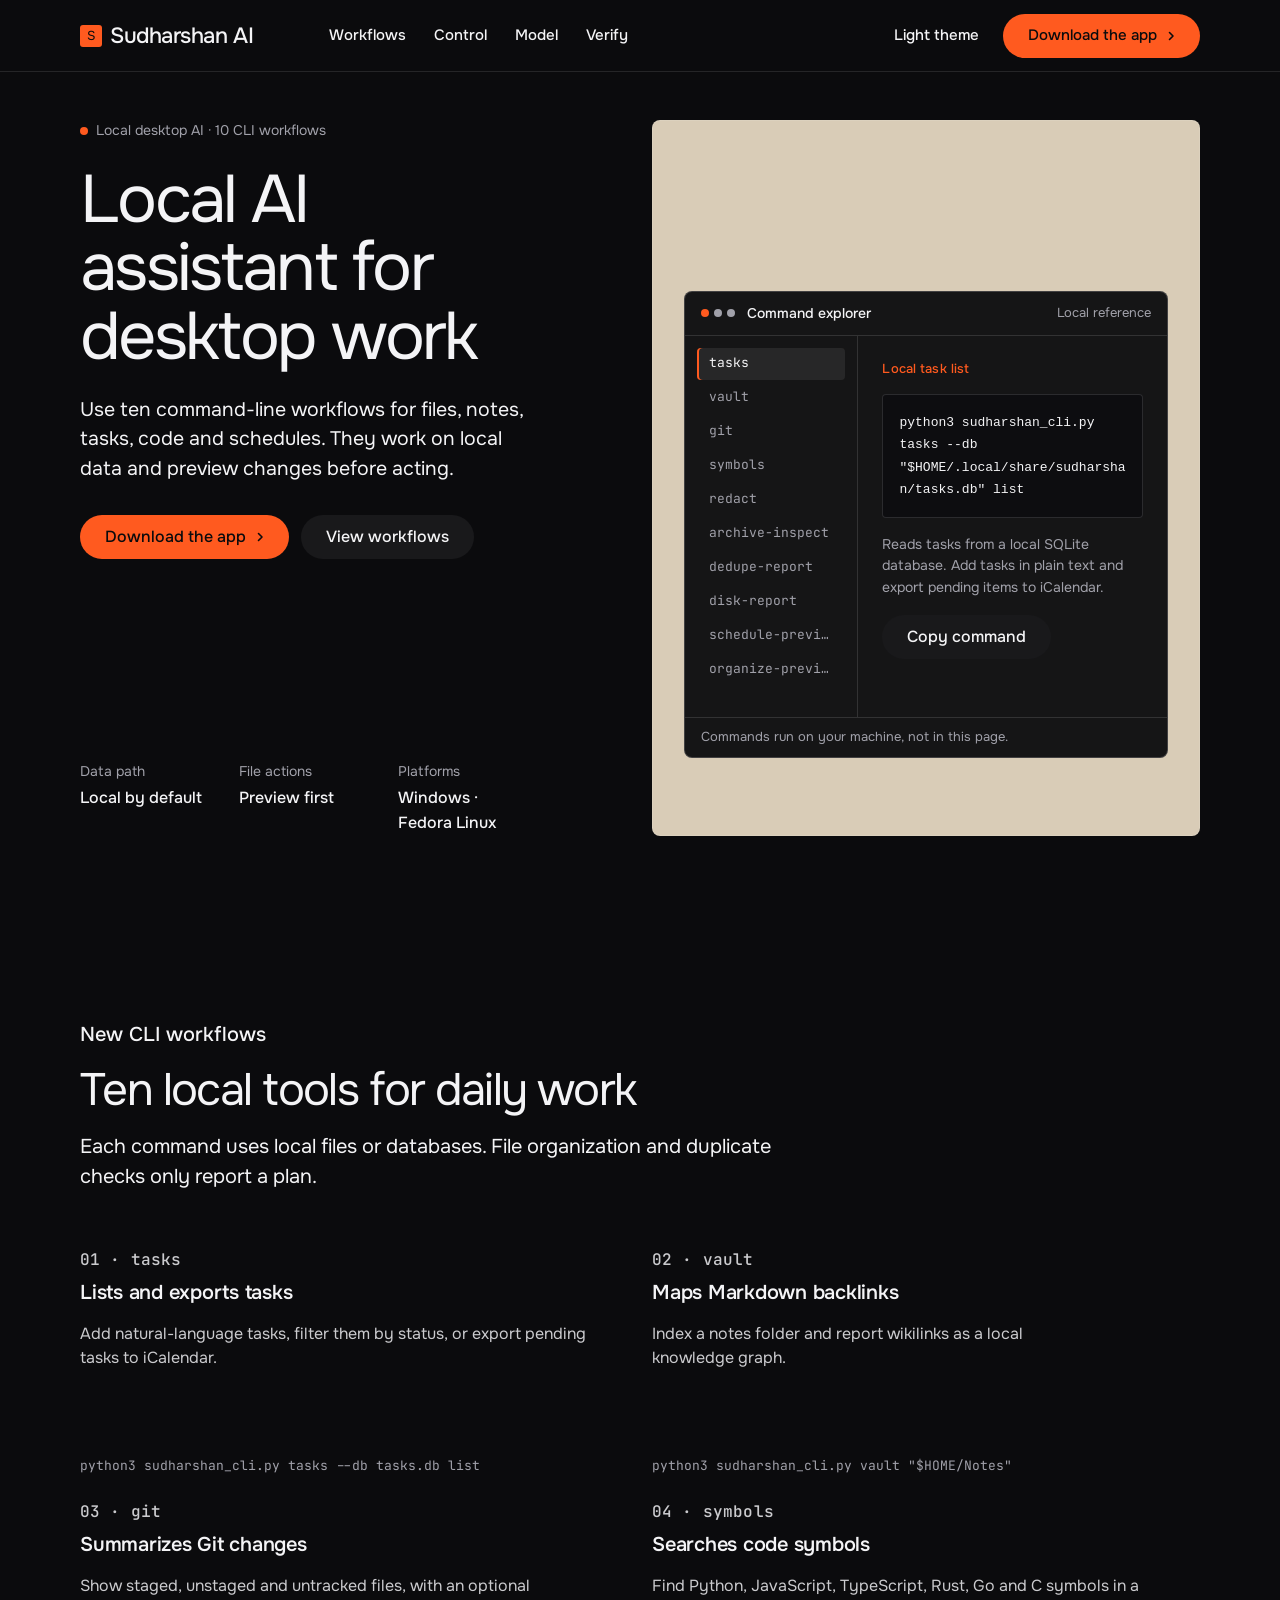
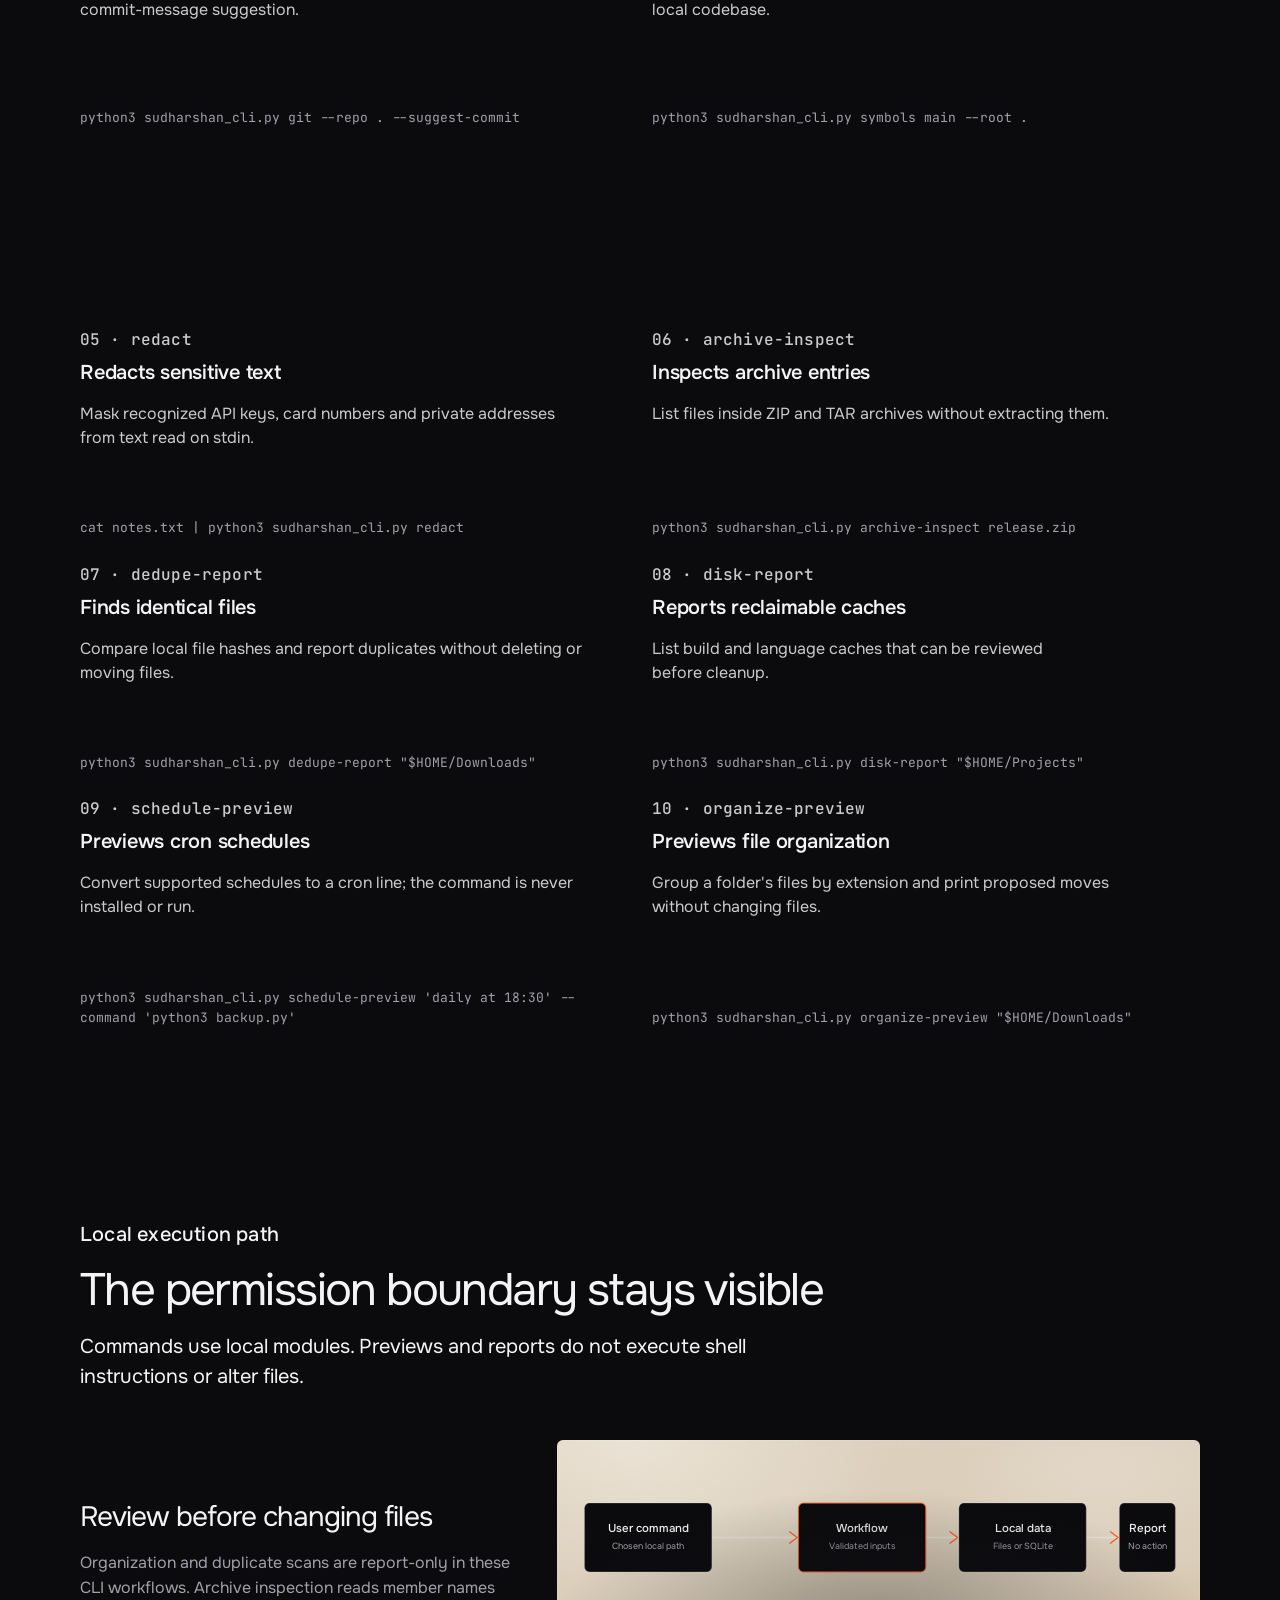
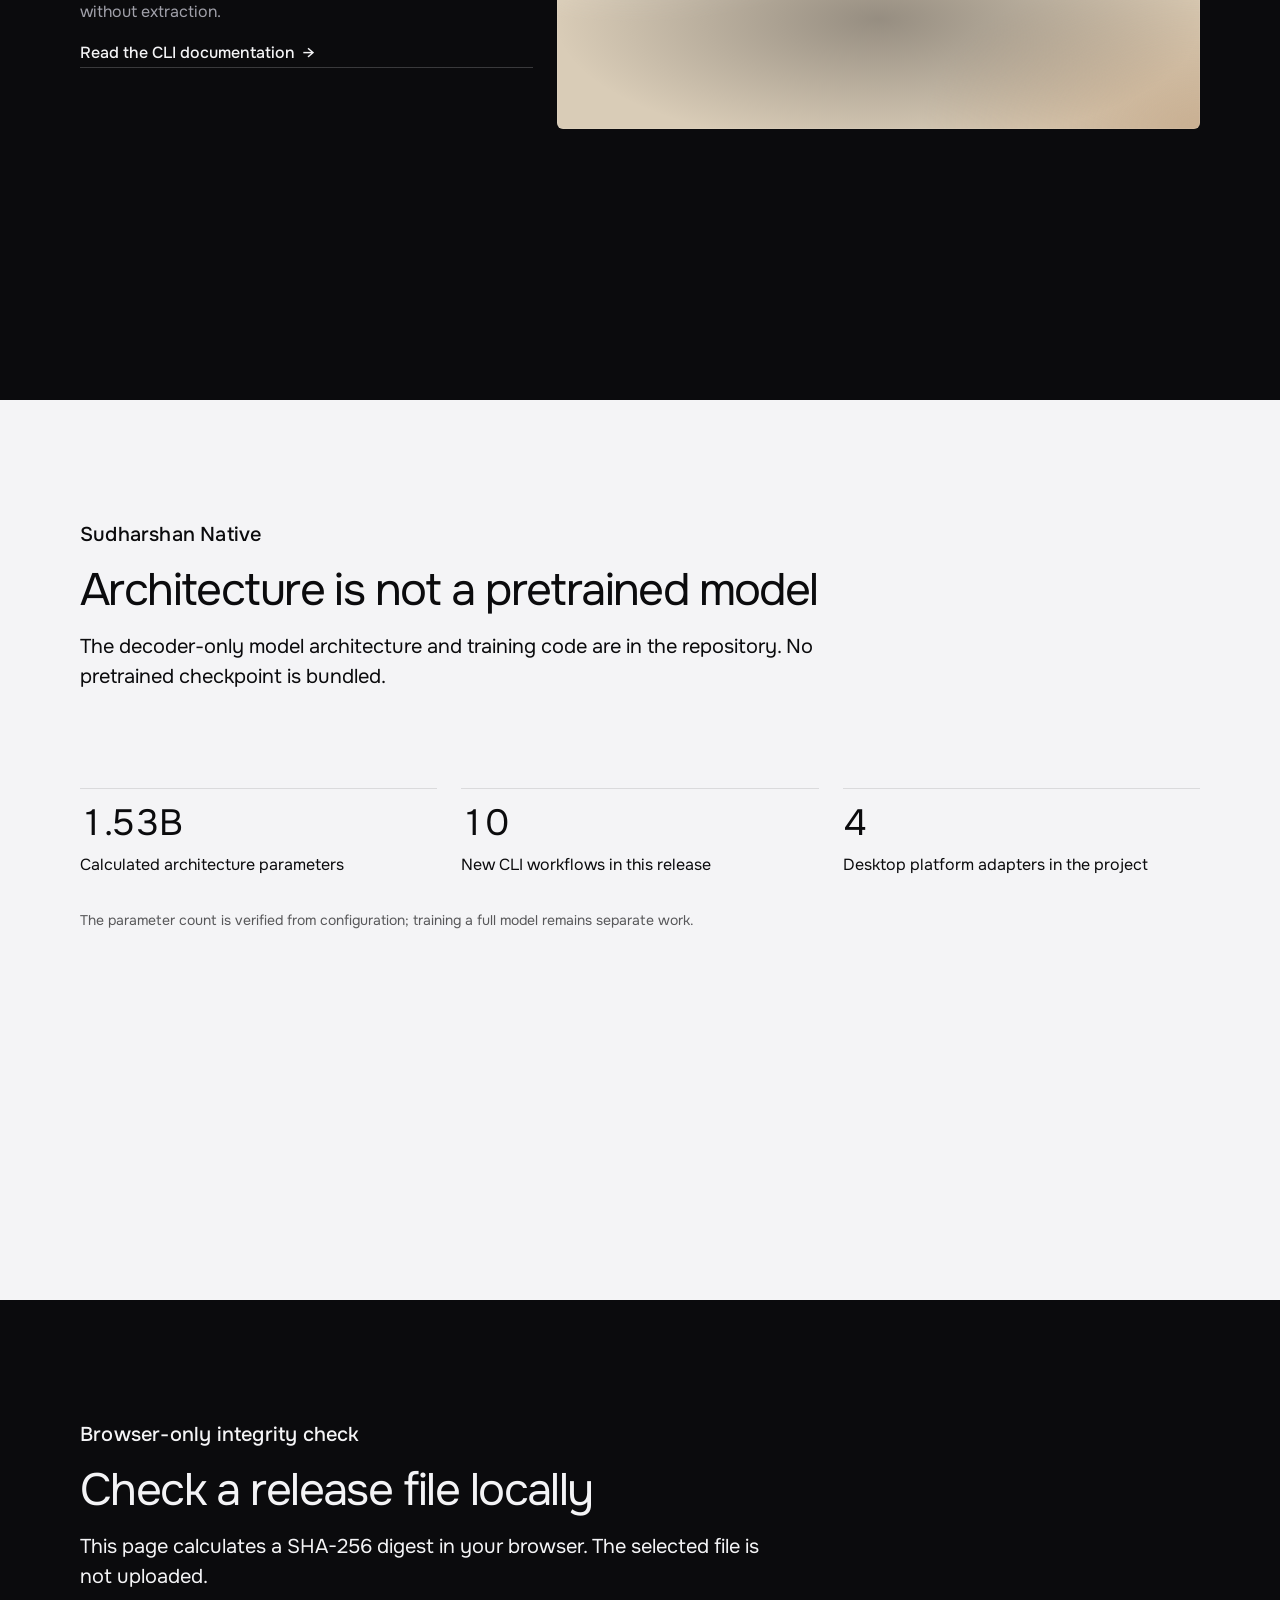
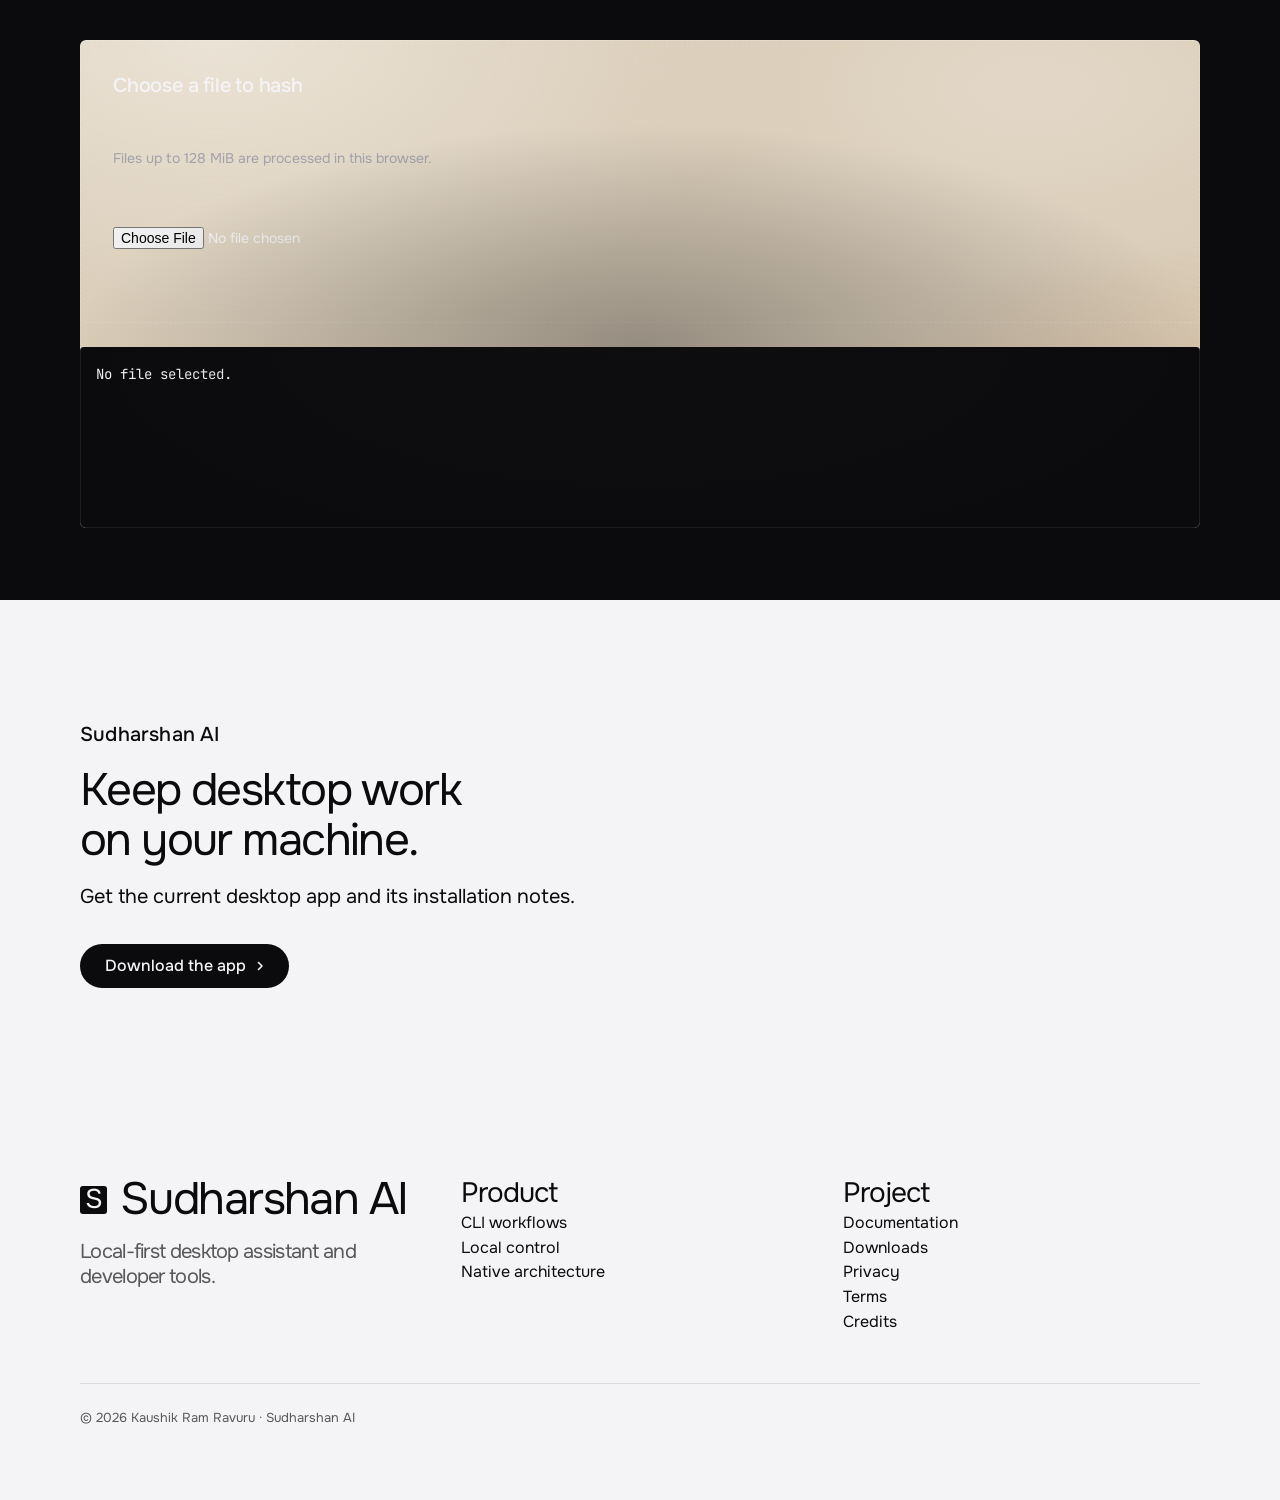
<file: index.html>
<!doctype html>
<html lang="en">
<head>
  <meta charset="utf-8">
  <meta name="viewport" content="width=device-width, initial-scale=1">
  <meta http-equiv="refresh" content="0; url=web/">
  <link rel="canonical" href="web/">
  <title>Sudharshan AI</title>
</head>
<body>
  <p>Opening the <a href="web/">Sudharshan AI website</a>...</p>
</body>
</html>
</file>
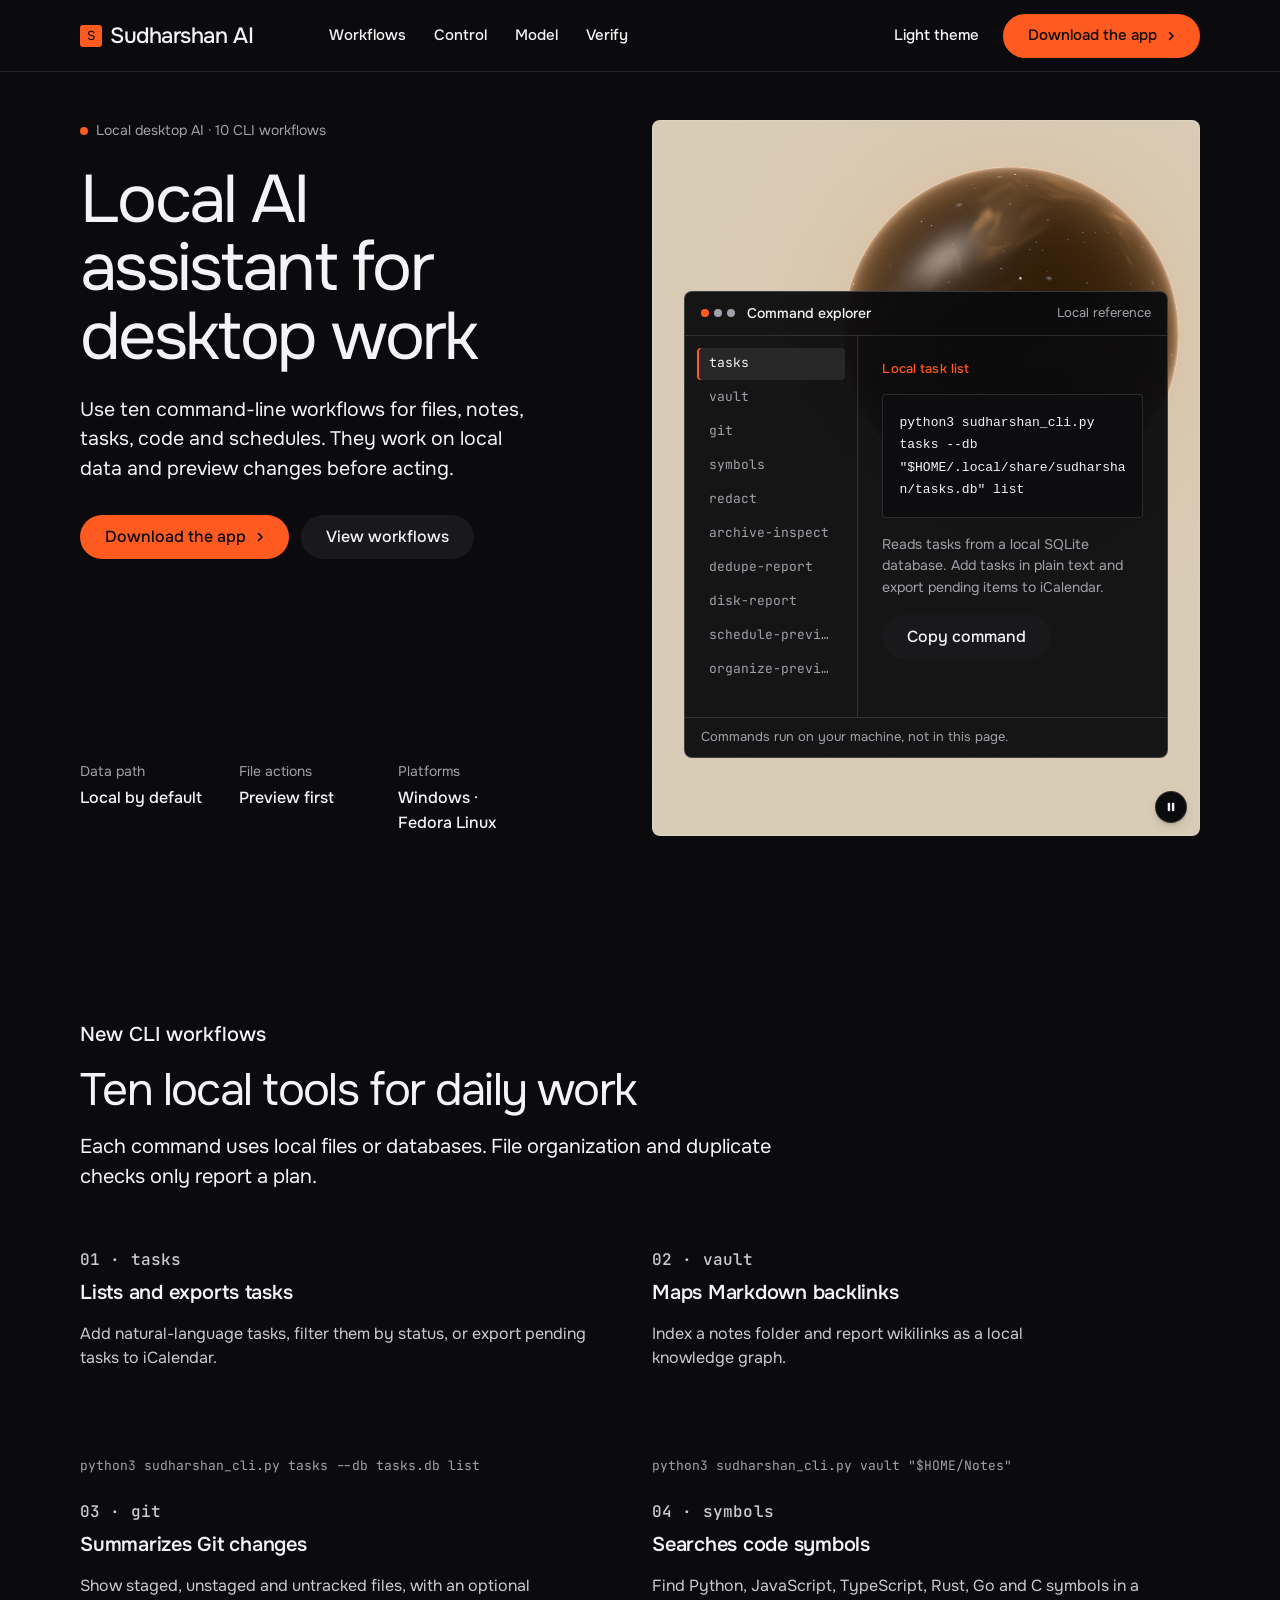
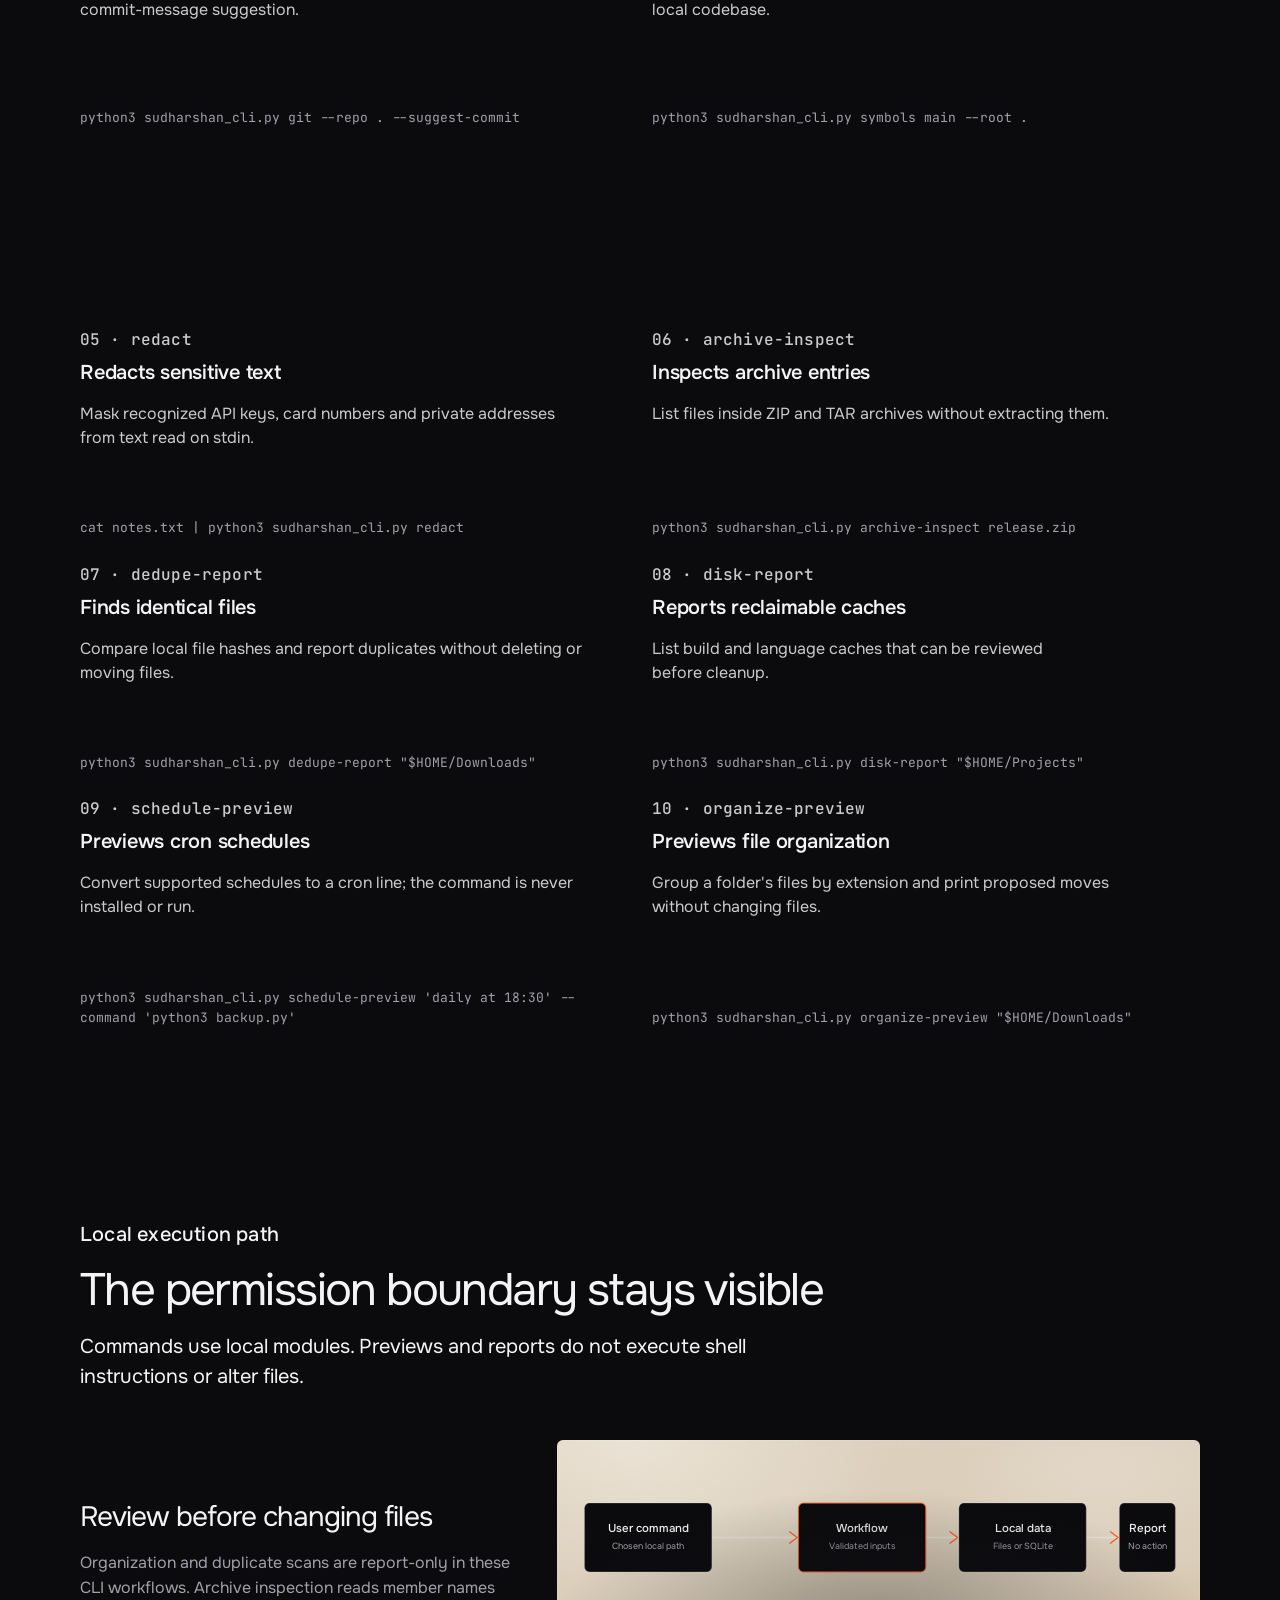
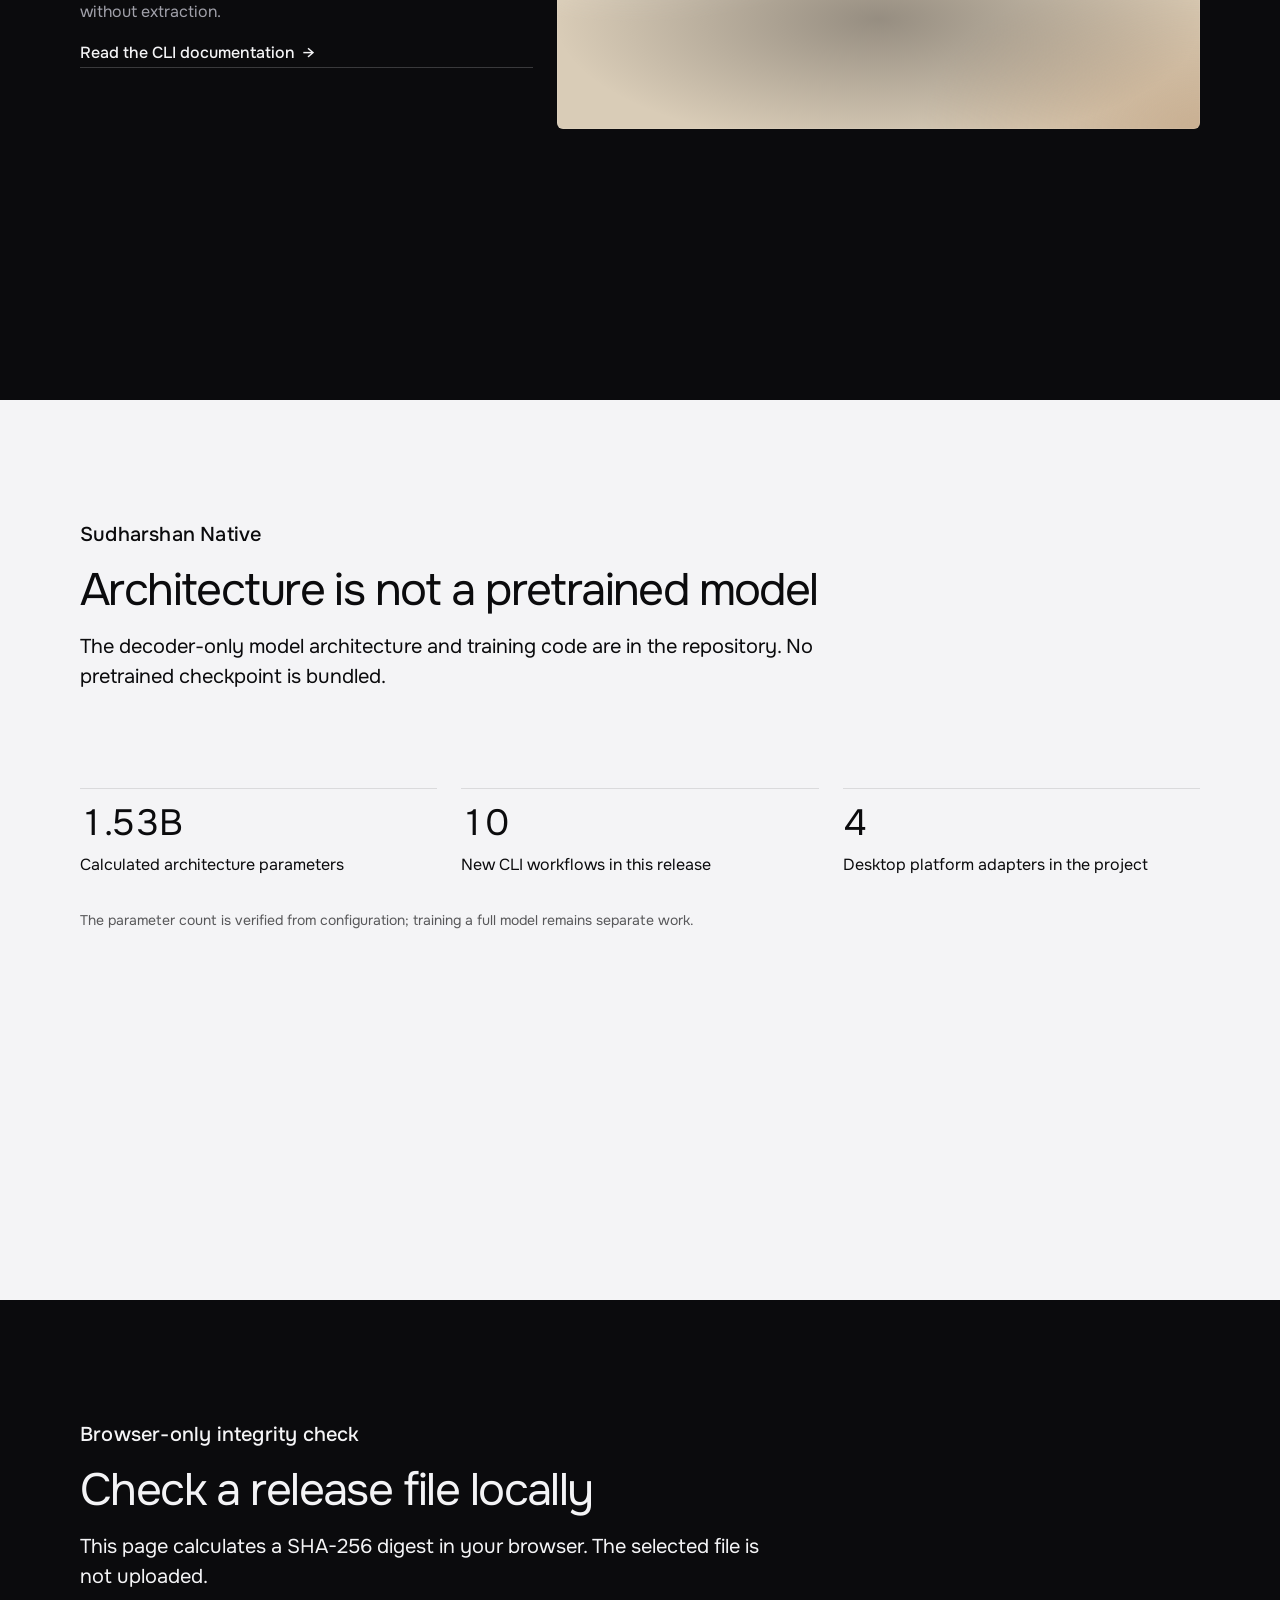
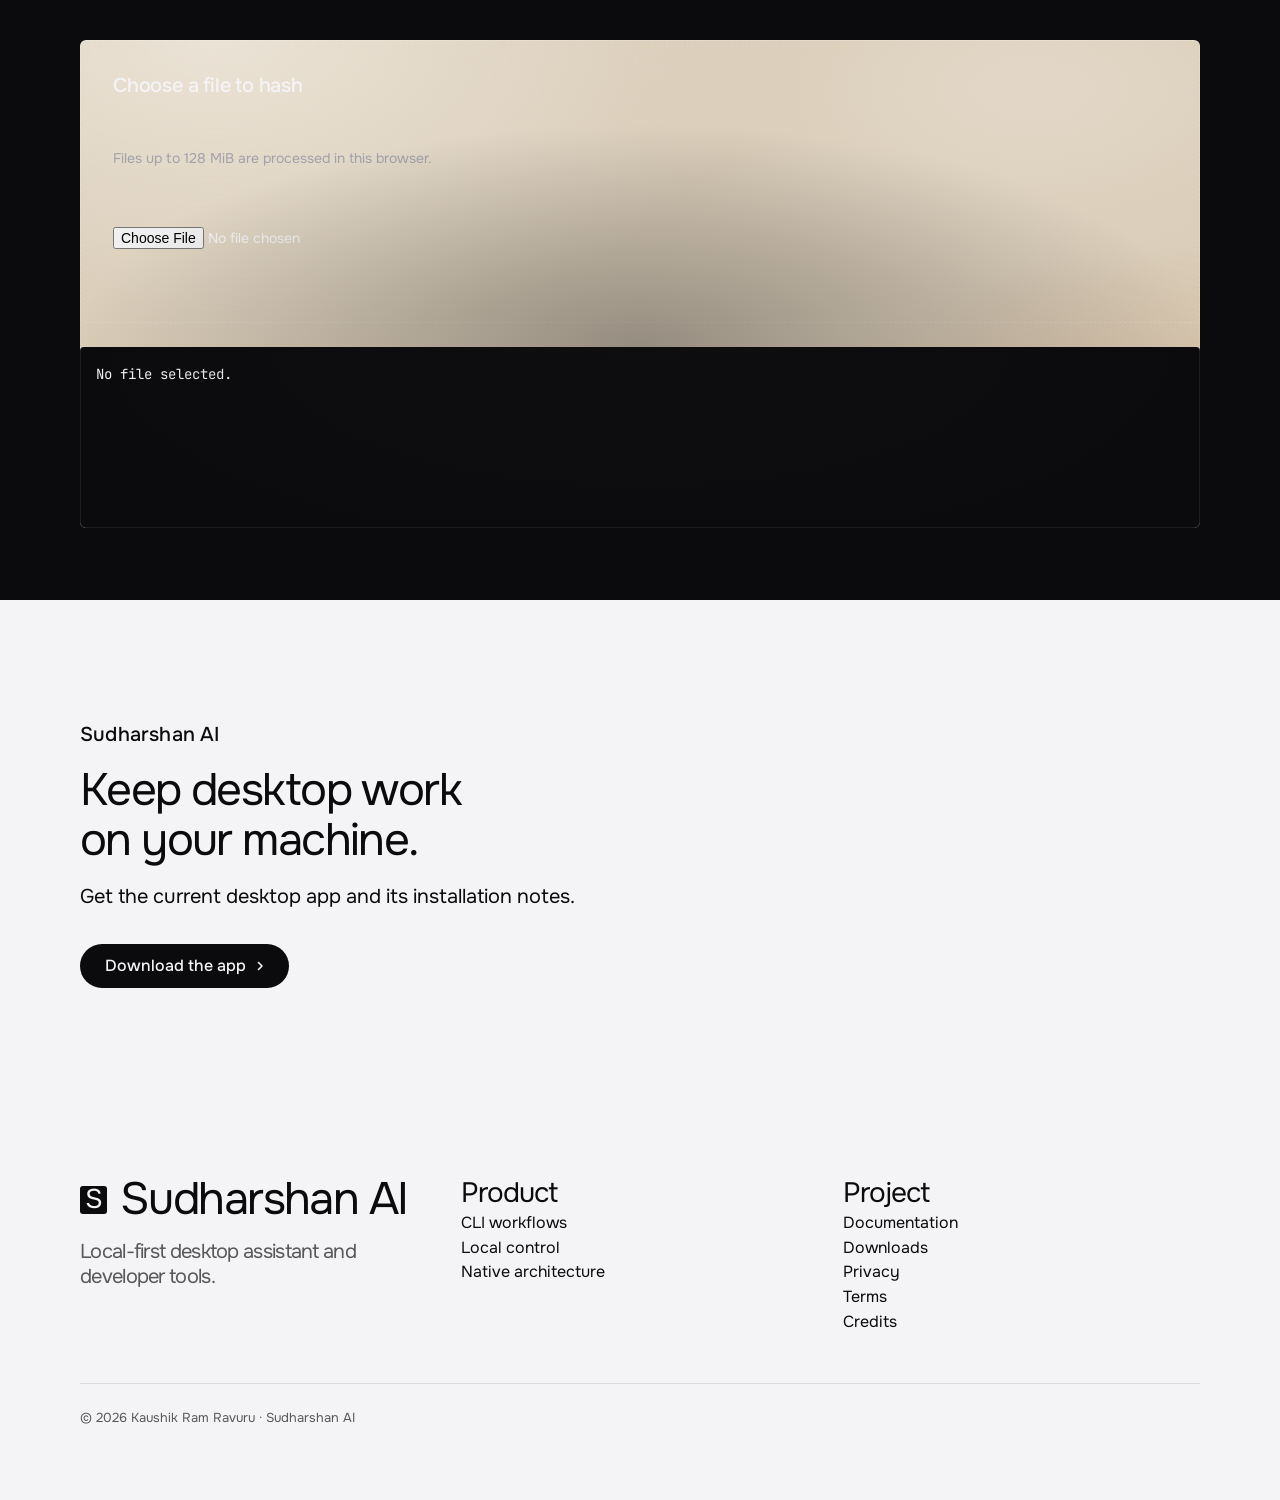
<file: web/index.html>
<!doctype html>
<!-- Software page. Deal: brand palette from Sudharshan's existing Obsidian and Solar Orange tokens;
     split hero; one orb-sphere effect; one counter-rolls moment; pill buttons; wordmark navigation. -->
<html lang="en" data-type="software" data-radius="sharp" data-ground="sand" data-buttons="pill" data-motion="on" data-tone="dark">
<head>
  <meta charset="utf-8">
  <meta name="viewport" content="width=device-width, initial-scale=1, viewport-fit=cover">
  <meta name="page-type" content="software">
  <meta name="site-kind" content="software">
  <meta name="theme-color" content="#0b0b0d">
  <meta name="description" content="A local-first desktop AI assistant with ten safe CLI workflows for tasks, notes, files, code and schedules.">
  <meta property="og:title" content="Sudharshan AI — Local desktop assistant">
  <meta property="og:description" content="Ten local workflows for everyday desktop and developer work, with previews before file changes.">
  <meta property="og:type" content="website">
  <meta property="og:image" content="share.jpg">
  <title>Sudharshan AI — Local desktop AI assistant</title>
  <link rel="icon" href="favicon.svg" type="image/svg+xml">
  <link rel="preconnect" href="https://fonts.googleapis.com">
  <link rel="preconnect" href="https://fonts.gstatic.com" crossorigin>
  <link href="https://fonts.googleapis.com/css2?family=Onest:wght@400..700&family=JetBrains+Mono:wght@400..500&display=swap" rel="stylesheet">
  <link rel="stylesheet" href="assets/system.css">
  <link rel="stylesheet" href="assets/ui/cards.css">
  <link rel="stylesheet" href="assets/motion/motion.css">
  <link rel="stylesheet" href="assets/backgrounds/backgrounds.css">
  <link rel="stylesheet" href="assets/layout/layout.css">
  <link rel="stylesheet" href="assets/icons/icon.css">
  <style>
    :root {
      --p-bg: #0b0b0d; --p-surface: #141418; --p-ink: #f4f4f6; --p-muted: #a1a1aa;
      --p-accent: #ff5a1f; --p-accent-ink: #0b0b0d; --p-action: #ff5a1f; --p-action-ink: #0b0b0d;
      --p-inv-bg: #f4f4f6; --p-inv-surface: #e1e1e3; --p-inv-ink: #0b0b0d; --p-inv-muted: #58585a;
      --p-inv-accent: #0b0b0d; --p-inv-accent-ink: #f4f4f6; --p-inv-action: #0b0b0d; --p-inv-action-ink: #f4f4f6;
      --font-display: "Onest", system-ui, sans-serif;
      --font-text: "Onest", system-ui, sans-serif;
      --font-mono: "JetBrains Mono", ui-monospace, "SFMono-Regular", Menlo, Consolas, monospace;
      --display-weight: 400;
      --display-tracking: -0.035em;
      --display-tracking-xl: -0.04em;
    }
    :root[data-theme="light"] {
      --p-bg: #f4f4f6; --p-surface: #e7e7ea; --p-ink: #111114; --p-muted: #55555d;
      --p-inv-bg: #0b0b0d; --p-inv-surface: #141418; --p-inv-ink: #f4f4f6; --p-inv-muted: #a1a1aa;
      --p-inv-accent: #ff5a1f; --p-inv-accent-ink: #0b0b0d; --p-inv-action: #ff5a1f; --p-inv-action-ink: #0b0b0d;
    }
  </style>
  <link rel="stylesheet" href="nebula.css">
  <script>document.documentElement.classList.add('m-enter');</script>
</head>
<body>
  <header class="nav">
    <div class="wrap nav__bar">
      <a class="skip-link" href="#top">Skip to content</a>
      <a class="nav__logo" href="#top"><span class="mark mark--initial" aria-hidden="true">S</span>Sudharshan AI</a>
      <nav class="nav__links" aria-label="Main">
        <div class="nav__item"><a class="nav__link" href="#workflows">Workflows</a></div>
        <div class="nav__item"><a class="nav__link" href="#control">Control</a></div>
        <div class="nav__item"><a class="nav__link" href="#model">Model</a></div>
        <div class="nav__item"><a class="nav__link" href="#verify">Verify</a></div>
      </nav>
      <div class="nav__actions">
        <button class="nav__link theme-toggle" type="button" id="themeToggle" aria-label="Switch to light theme">Light theme</button>
        <a class="btn btn--primary" href="downloads.html">Download the app</a>
      </div>
      <button class="nav__toggle" type="button" aria-expanded="false" aria-label="Menu">
        <svg width="18" height="18" viewBox="0 0 18 18" aria-hidden="true"><path d="M2 5h14M2 13h14" stroke="currentColor" stroke-width="1.6" stroke-linecap="round"/></svg>
      </button>
    </div>
  </header>

  <main id="top">
    <section class="hero hero--split" data-enter aria-labelledby="hero-title">
      <div class="wrap">
        <div class="hero-text grid hero-split">
          <div class="hero-copy span-5">
            <p class="hero__kicker"><span class="dot" aria-hidden="true"></span> Local desktop AI · 10 CLI workflows</p>
            <h1 id="hero-title">Local AI assistant for desktop work</h1>
            <p class="hero__lead">Use ten command-line workflows for files, notes, tasks, code and schedules. They work on local data and preview changes before acting.</p>
            <div class="btn-row">
              <a class="btn btn--primary" href="downloads.html">Download the app<svg class="m-arrow" viewBox="0 0 12 12" aria-hidden="true"><path class="m-arrow__stem" d="M1 6h8"/><path class="m-arrow__head" d="M4.5 2.5 8 6l-3.5 3.5"/></svg></a>
              <a class="btn btn--secondary" href="#workflows">View workflows</a>
            </div>
            <dl class="hero-facts">
              <div><dt>Data path</dt><dd>Local by default</dd></div>
              <div><dt>File actions</dt><dd>Preview first</dd></div>
              <div><dt>Platforms</dt><dd>Windows · Fedora Linux</dd></div>
            </dl>
          </div>
          <div class="hero-visual frame frame--hero span-6 start-7" data-fx="orb-sphere" data-fx-params='{"size":0.44,"speed":0.035,"stars":42,"glow":0.28,"pulse":0.08,"orbX":0.76,"orbY":0.46,"calm":0.48,"calmX":0.24,"calmY":0.72}' data-fx-seed="24">
            <section class="command-explorer" aria-labelledby="explorer-title">
              <div class="command-explorer__bar">
                <span class="window-dots" aria-hidden="true"><i></i><i></i><i></i></span>
                <h2 id="explorer-title">Command explorer</h2>
                <span class="command-explorer__state">Local reference</span>
              </div>
              <div class="command-explorer__body">
                <nav class="command-list" aria-label="CLI workflow">
                  <button type="button" class="command-list__item" data-workflow="tasks" aria-pressed="true">tasks</button>
                  <button type="button" class="command-list__item" data-workflow="vault" aria-pressed="false">vault</button>
                  <button type="button" class="command-list__item" data-workflow="git" aria-pressed="false">git</button>
                  <button type="button" class="command-list__item" data-workflow="symbols" aria-pressed="false">symbols</button>
                  <button type="button" class="command-list__item" data-workflow="redact" aria-pressed="false">redact</button>
                  <button type="button" class="command-list__item" data-workflow="archive-inspect" aria-pressed="false">archive-inspect</button>
                  <button type="button" class="command-list__item" data-workflow="dedupe-report" aria-pressed="false">dedupe-report</button>
                  <button type="button" class="command-list__item" data-workflow="disk-report" aria-pressed="false">disk-report</button>
                  <button type="button" class="command-list__item" data-workflow="schedule-preview" aria-pressed="false">schedule-preview</button>
                  <button type="button" class="command-list__item" data-workflow="organize-preview" aria-pressed="false">organize-preview</button>
                </nav>
                <div class="command-detail" aria-live="polite">
                  <p class="t-label command-detail__label" id="commandTitle">Local task list</p>
                  <pre class="command-detail__code"><code id="commandCode">python3 sudharshan_cli.py tasks --db "$HOME/.local/share/sudharshan/tasks.db" list</code></pre>
                  <p class="command-detail__description" id="commandDescription">Reads tasks from a local SQLite database. Add tasks in plain text and export pending items to iCalendar.</p>
                  <button class="btn btn--secondary command-detail__copy" type="button" id="copyCommand">Copy command</button>
                  <p class="t-label command-detail__status" id="commandStatus" role="status" aria-live="polite"></p>
                </div>
              </div>
              <p class="command-explorer__foot">Commands run on your machine, not in this page.</p>
            </section>
          </div>
        </div>
      </div>
    </section>

    <section class="section g2 g2m" id="workflows" aria-labelledby="workflows-title">
      <div class="wrap">
        <div class="group">
          <div class="section-head">
            <p class="t-label">New CLI workflows</p>
            <h2 id="workflows-title">Ten local tools for daily work</h2>
            <p>Each command uses local files or databases. File organization and duplicate checks only report a plan.</p>
          </div>
          <div class="grid workflow-grid">
            <article class="card card--open span-6 workflow-card">
              <p class="t-label mono">01 · tasks</p><h3>Lists and exports tasks</h3>
              <p>Add natural-language tasks, filter them by status, or export pending tasks to iCalendar.</p>
              <code>python3 sudharshan_cli.py tasks --db tasks.db list</code>
            </article>
            <article class="card card--open span-6 workflow-card">
              <p class="t-label mono">02 · vault</p><h3>Maps Markdown backlinks</h3>
              <p>Index a notes folder and report wikilinks as a local knowledge graph.</p>
              <code>python3 sudharshan_cli.py vault "$HOME/Notes"</code>
            </article>
            <article class="card card--open span-6 workflow-card">
              <p class="t-label mono">03 · git</p><h3>Summarizes Git changes</h3>
              <p>Show staged, unstaged and untracked files, with an optional commit-message suggestion.</p>
              <code>python3 sudharshan_cli.py git --repo . --suggest-commit</code>
            </article>
            <article class="card card--open span-6 workflow-card">
              <p class="t-label mono">04 · symbols</p><h3>Searches code symbols</h3>
              <p>Find Python, JavaScript, TypeScript, Rust, Go and C symbols in a local codebase.</p>
              <code>python3 sudharshan_cli.py symbols main --root .</code>
            </article>
          </div>
        </div>
        <div class="grid workflow-grid">
          <article class="card card--open span-6 workflow-card">
            <p class="t-label mono">05 · redact</p><h3>Redacts sensitive text</h3>
            <p>Mask recognized API keys, card numbers and private addresses from text read on stdin.</p>
            <code>cat notes.txt | python3 sudharshan_cli.py redact</code>
          </article>
          <article class="card card--open span-6 workflow-card">
            <p class="t-label mono">06 · archive-inspect</p><h3>Inspects archive entries</h3>
            <p>List files inside ZIP and TAR archives without extracting them.</p>
            <code>python3 sudharshan_cli.py archive-inspect release.zip</code>
          </article>
          <article class="card card--open span-6 workflow-card">
            <p class="t-label mono">07 · dedupe-report</p><h3>Finds identical files</h3>
            <p>Compare local file hashes and report duplicates without deleting or moving files.</p>
            <code>python3 sudharshan_cli.py dedupe-report "$HOME/Downloads"</code>
          </article>
          <article class="card card--open span-6 workflow-card">
            <p class="t-label mono">08 · disk-report</p><h3>Reports reclaimable caches</h3>
            <p>List build and language caches that can be reviewed before cleanup.</p>
            <code>python3 sudharshan_cli.py disk-report "$HOME/Projects"</code>
          </article>
          <article class="card card--open span-6 workflow-card">
            <p class="t-label mono">09 · schedule-preview</p><h3>Previews cron schedules</h3>
            <p>Convert supported schedules to a cron line; the command is never installed or run.</p>
            <code>python3 sudharshan_cli.py schedule-preview 'daily at 18:30' --command 'python3 backup.py'</code>
          </article>
          <article class="card card--open span-6 workflow-card">
            <p class="t-label mono">10 · organize-preview</p><h3>Previews file organization</h3>
            <p>Group a folder's files by extension and print proposed moves without changing files.</p>
            <code>python3 sudharshan_cli.py organize-preview "$HOME/Downloads"</code>
          </article>
        </div>
      </div>
    </section>

    <section class="section" id="control" aria-labelledby="control-title">
      <div class="wrap">
        <div class="section-head">
          <p class="t-label">Local execution path</p>
          <h2 id="control-title">The permission boundary stays visible</h2>
          <p>Commands use local modules. Previews and reports do not execute shell instructions or alter files.</p>
        </div>
        <div class="grid control-grid">
          <div class="span-5 control-copy">
            <h3>Review before changing files</h3>
            <p>Organization and duplicate scans are report-only in these CLI workflows. Archive inspection reads member names without extraction.</p>
            <a class="link" href="docs.html">Read the CLI documentation</a>
          </div>
          <div class="panel span-7 control-panel">
            <svg class="control-diagram" viewBox="0 0 960 260" role="img" aria-labelledby="diagram-title diagram-desc">
              <title id="diagram-title">Local command execution path</title>
              <desc id="diagram-desc">A user command passes through a validated local workflow, then returns a report or preview.</desc>
              <path class="diagram-line" d="M218 128h136M470 128h136M722 128h136"/>
              <path class="diagram-arrow" d="m340 119 12 9-12 9m252-18 12 9-12 9m252-18 12 9-12 9"/>
              <g class="diagram-node">
                <rect x="18" y="74" width="200" height="108" rx="8"/>
                <text x="118" y="119" text-anchor="middle">User command</text>
                <text class="diagram-sub" x="118" y="146" text-anchor="middle">Chosen local path</text>
              </g>
              <g class="diagram-node diagram-node--accent">
                <rect x="354" y="74" width="200" height="108" rx="8"/>
                <text x="454" y="119" text-anchor="middle">Workflow</text>
                <text class="diagram-sub" x="454" y="146" text-anchor="middle">Validated inputs</text>
              </g>
              <g class="diagram-node">
                <rect x="606" y="74" width="200" height="108" rx="8"/>
                <text x="706" y="119" text-anchor="middle">Local data</text>
                <text class="diagram-sub" x="706" y="146" text-anchor="middle">Files or SQLite</text>
              </g>
              <g class="diagram-node">
                <rect x="858" y="74" width="88" height="108" rx="8"/>
                <text x="902" y="119" text-anchor="middle">Report</text>
                <text class="diagram-sub" x="902" y="146" text-anchor="middle">No action</text>
              </g>
            </svg>
          </div>
        </div>
      </div>
    </section>

    <section class="section ground-inverse" id="model" aria-labelledby="model-title">
      <div class="wrap">
        <div class="section-head">
          <p class="t-label">Sudharshan Native</p>
          <h2 id="model-title">Architecture is not a pretrained model</h2>
          <p>The decoder-only model architecture and training code are in the repository. No pretrained checkpoint is bundled.</p>
        </div>
        <div class="grid model-facts" data-moment="counter-rolls">
          <div class="span-4"><p class="t-stat">1.53B</p><p class="t-body">Calculated architecture parameters</p></div>
          <div class="span-4"><p class="t-stat">10</p><p class="t-body">New CLI workflows in this release</p></div>
          <div class="span-4"><p class="t-stat">4</p><p class="t-body">Desktop platform adapters in the project</p></div>
        </div>
        <p class="model-note">The parameter count is verified from configuration; training a full model remains separate work.</p>
      </div>
    </section>

    <section class="section" id="verify" aria-labelledby="verify-title">
      <div class="wrap">
        <div class="section-head">
          <p class="t-label">Browser-only integrity check</p>
          <h2 id="verify-title">Check a release file locally</h2>
          <p>This page calculates a SHA-256 digest in your browser. The selected file is not uploaded.</p>
        </div>
        <div class="panel verify-panel">
          <label class="verify-picker" for="verifyFile">
            <span class="t-card">Choose a file to hash</span>
            <span class="t-small muted">Files up to 128 MiB are processed in this browser.</span>
            <input id="verifyFile" type="file">
          </label>
          <div class="verify-result" id="verifyResult" role="status" aria-live="polite">No file selected.</div>
        </div>
      </div>
    </section>
  </main>

  <footer class="closing ground-inverse" aria-labelledby="closing-title">
    <div class="wrap">
      <div class="closing__cta close--word">
        <div class="section-head">
          <p class="t-label">Sudharshan AI</p>
          <h2 id="closing-title">Keep desktop work on your machine.</h2>
          <p>Get the current desktop app and its installation notes.</p>
        </div>
        <a class="btn btn--primary" href="downloads.html">Download the app<svg class="m-arrow" viewBox="0 0 12 12" aria-hidden="true"><path class="m-arrow__stem" d="M1 6h8"/><path class="m-arrow__head" d="M4.5 2.5 8 6l-3.5 3.5"/></svg></a>
      </div>
      <div class="closing__links">
        <div class="grid">
          <div class="footer__col span-4">
            <a class="nav__logo footer__mark" href="#top"><span class="mark mark--initial" aria-hidden="true">S</span>Sudharshan AI</a>
            <p class="footer__lede">Local-first desktop assistant and developer tools.</p>
          </div>
          <div class="footer__col span-4">
            <h3>Product</h3>
            <ul><li><a href="#workflows">CLI workflows</a></li><li><a href="#control">Local control</a></li><li><a href="#model">Native architecture</a></li></ul>
          </div>
          <div class="footer__col span-4">
            <h3>Project</h3>
            <ul><li><a href="docs.html">Documentation</a></li><li><a href="downloads.html">Downloads</a></li><li><a href="privacy.html">Privacy</a></li><li><a href="terms.html">Terms</a></li><li><a href="credits.html">Credits</a></li></ul>
          </div>
        </div>
        <p class="footer__legal">© 2026 Kaushik Ram Ravuru · Sudharshan AI</p>
      </div>
    </div>
  </footer>

  <script type="module" src="assets/system.js"></script>
  <script type="module" src="assets/motion/motion.js"></script>
  <script type="module" src="assets/layout/layout.js"></script>
  <script type="module" src="nebula.js"></script>
</body>
</html>
</file>
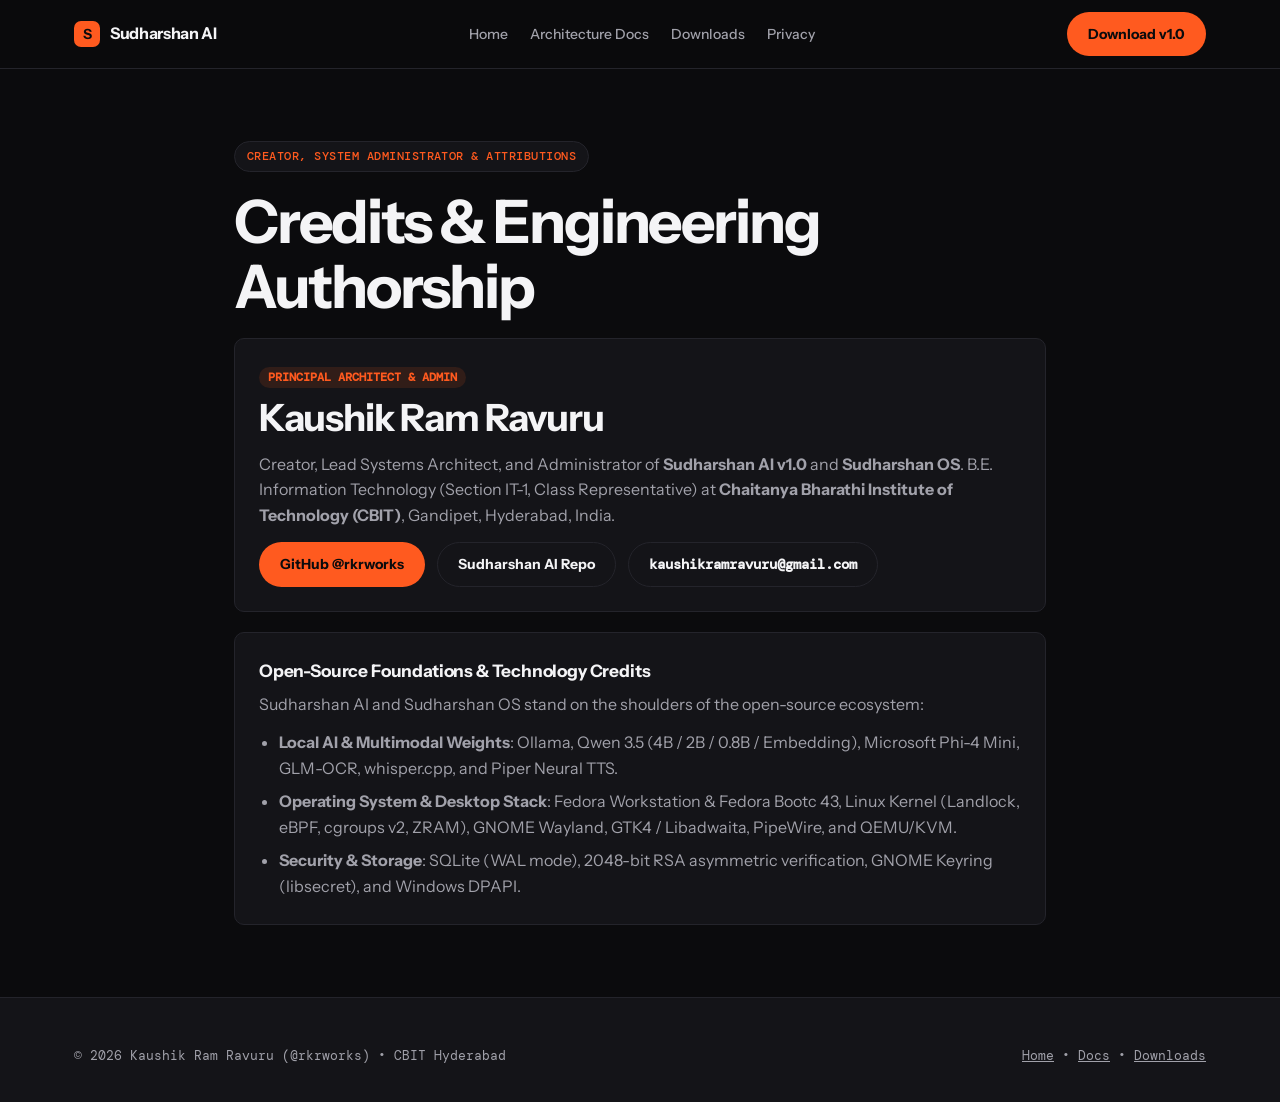
<file: credits.html>
<!doctype html>
<html lang="en">
<head>
  <meta charset="utf-8">
  <meta name="viewport" content="width=device-width, initial-scale=1">
  <title>Credits &amp; Creator — Kaushik Ram Ravuru | Sudharshan AI v1.0</title>
  <link rel="icon" href="favicon.svg" type="image/svg+xml">
  <link rel="preconnect" href="https://fonts.googleapis.com">
  <link rel="preconnect" href="https://fonts.gstatic.com" crossorigin>
  <link href="https://fonts.googleapis.com/css2?family=DM+Mono:wght@400;500&family=Instrument+Sans:wght@400;500;600;700&display=swap" rel="stylesheet">
  <link rel="stylesheet" href="styles.css">
</head>
<body>
  <header class="site-header">
    <div class="container nav-row">
      <a href="index.html" class="brand"><span class="brand-mark" aria-hidden="true">S</span> Sudharshan AI</a>
      <nav class="nav-links" aria-label="Primary Navigation">
        <a href="index.html">Home</a>
        <a href="docs.html">Architecture Docs</a>
        <a href="downloads.html">Downloads</a>
        <a href="privacy.html">Privacy</a>
      </nav>
      <a href="downloads.html" class="btn btn-primary">Download v1.0</a>
    </div>
  </header>
  <main>
    <section>
      <div class="container" style="max-width:860px;">
        <span class="eyebrow mono">CREATOR, SYSTEM ADMINISTRATOR &amp; ATTRIBUTIONS</span>
        <h1>Credits &amp; Engineering Authorship</h1>
        <div class="panel" style="margin-bottom:20px;">
          <span class="badge mono">PRINCIPAL ARCHITECT &amp; ADMIN</span>
          <h2 style="margin-top:8px;">Kaushik Ram Ravuru</h2>
          <p style="color:var(--muted); margin:0 0 14px;">
            Creator, Lead Systems Architect, and Administrator of <strong>Sudharshan AI v1.0</strong> and <strong>Sudharshan OS</strong>.
            B.E. Information Technology (Section IT-1, Class Representative) at <strong>Chaitanya Bharathi Institute of Technology (CBIT)</strong>, Gandipet, Hyderabad, India.
          </p>
          <div class="cta-row">
            <a href="https://github.com/rkrworks" class="btn btn-primary" target="_blank" rel="noopener noreferrer">GitHub @rkrworks</a>
            <a href="https://github.com/rkrworks/Sudharshan-AI" class="btn btn-secondary" target="_blank" rel="noopener noreferrer">Sudharshan AI Repo</a>
            <a href="mailto:kaushikramravuru@gmail.com" class="btn btn-secondary mono">kaushikramravuru@gmail.com</a>
          </div>
        </div>

        <div class="panel">
          <h3>Open-Source Foundations &amp; Technology Credits</h3>
          <p style="color:var(--muted); margin:0 0 12px;">Sudharshan AI and Sudharshan OS stand on the shoulders of the open-source ecosystem:</p>
          <ul style="color:var(--muted); margin:0; padding-left:20px; display:flex; flex-direction:column; gap:8px;">
            <li><strong>Local AI &amp; Multimodal Weights</strong>: Ollama, Qwen 3.5 (4B / 2B / 0.8B / Embedding), Microsoft Phi-4 Mini, GLM-OCR, whisper.cpp, and Piper Neural TTS.</li>
            <li><strong>Operating System &amp; Desktop Stack</strong>: Fedora Workstation &amp; Fedora Bootc 43, Linux Kernel (Landlock, eBPF, cgroups v2, ZRAM), GNOME Wayland, GTK4 / Libadwaita, PipeWire, and QEMU/KVM.</li>
            <li><strong>Security &amp; Storage</strong>: SQLite (WAL mode), 2048-bit RSA asymmetric verification, GNOME Keyring (libsecret), and Windows DPAPI.</li>
          </ul>
        </div>
      </div>
    </section>
  </main>
  <footer class="site-footer">
    <div class="container footer-bottom mono" style="margin-top:0; border-top:none; padding-top:0;">
      <span>&copy; 2026 Kaushik Ram Ravuru (@rkrworks) &bull; CBIT Hyderabad</span>
      <span><a href="index.html">Home</a> &bull; <a href="docs.html">Docs</a> &bull; <a href="downloads.html">Downloads</a></span>
    </div>
  </footer>
</body>
</html>
</file>
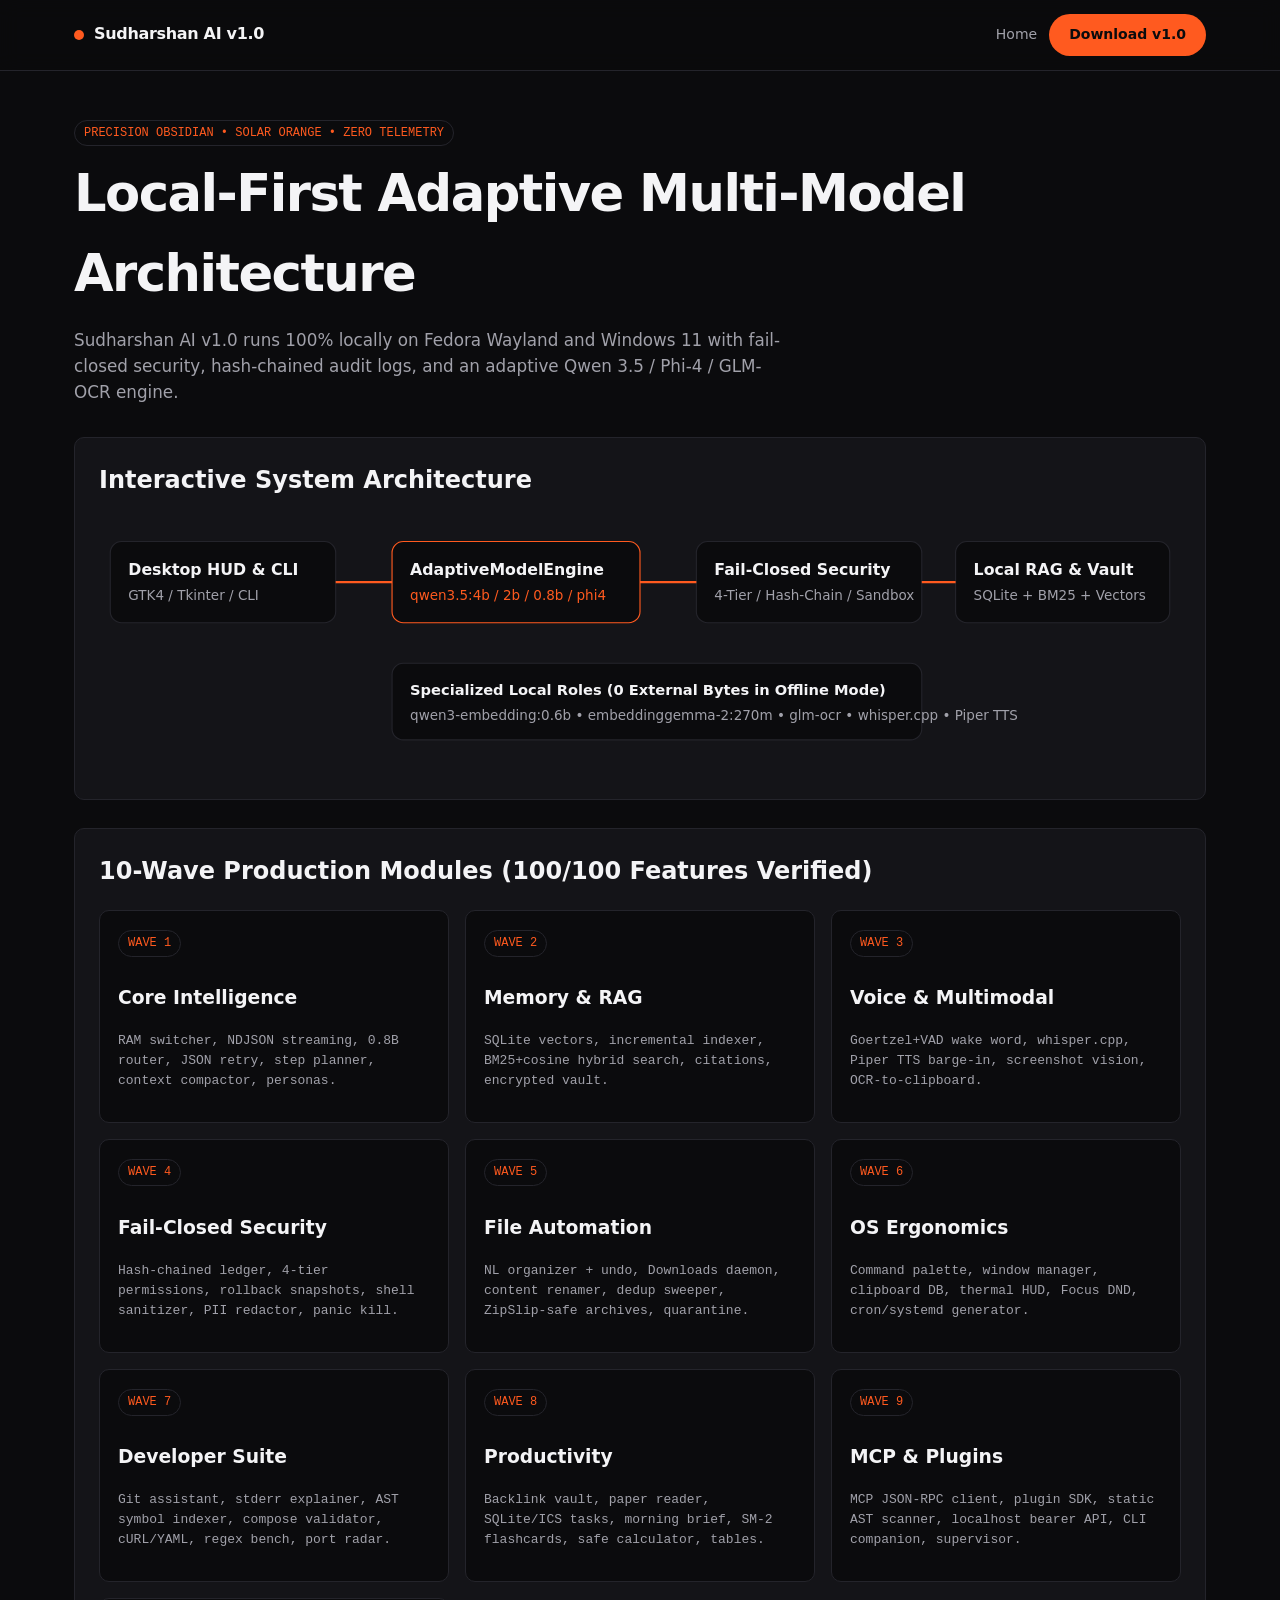
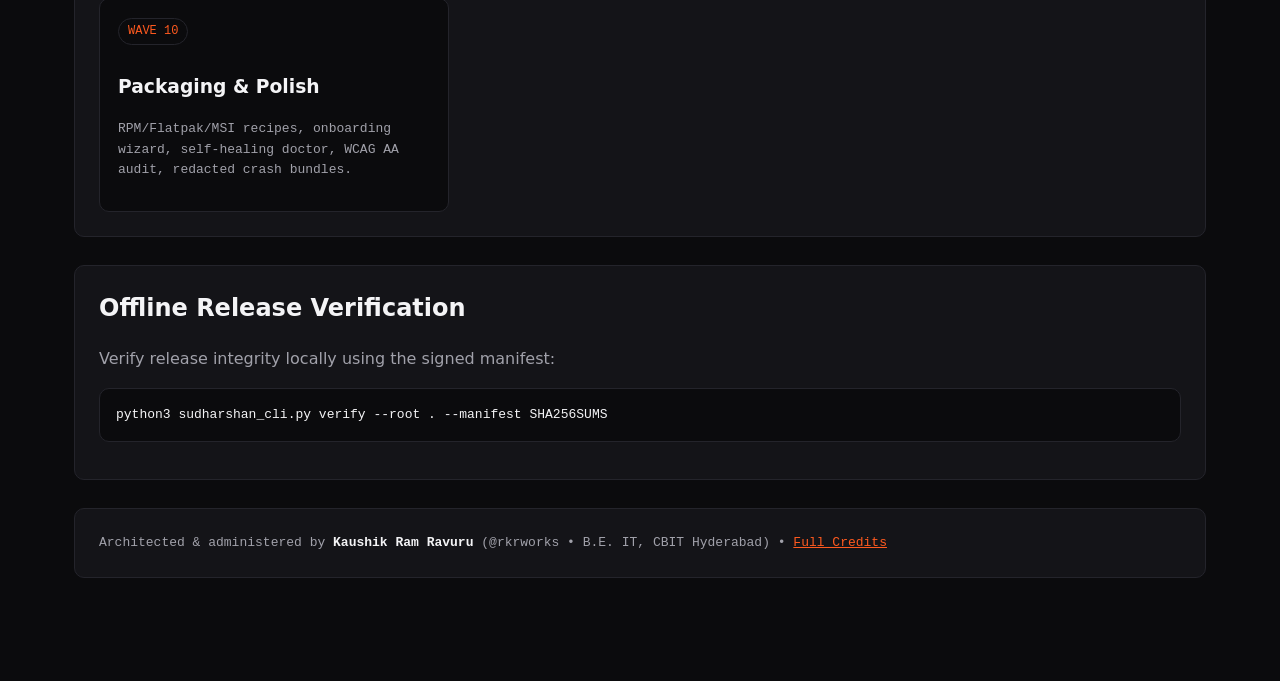
<file: docs.html>
<!doctype html>
<html lang="en">
<head>
  <meta charset="utf-8">
  <meta name="viewport" content="width=device-width, initial-scale=1">
  <title>Sudharshan AI v1.0 — Architecture, 100-Feature Matrix & Checksums</title>
  <link rel="icon" href="favicon.svg" type="image/svg+xml">
  <style>
    :root {
      --obsidian: #0B0B0D;
      --surface: #141418;
      --hairline: #24242B;
      --accent: #FF5A1F;
      --text: #F4F4F6;
      --muted: #A1A1AA;
      --r-container: 10px;
      --r-input: 8px;
      --r-cta: 9999px;
    }
    * { box-sizing: border-box; }
    body {
      margin: 0;
      background: var(--obsidian);
      color: var(--text);
      font-family: "Instrument Sans", system-ui, -apple-system, sans-serif;
      line-height: 1.55;
    }
    code, pre, .mono { font-family: "DM Mono", ui-monospace, SFMono-Regular, monospace; }
    header {
      position: sticky; top: 0; z-index: 20;
      background: rgba(11, 11, 13, 0.92);
      border-bottom: 1px solid var(--hairline);
      backdrop-filter: blur(10px);
    }
    .nav {
      max-width: 1180px; margin: 0 auto; padding: 14px 24px;
      display: flex; align-items: center; justify-content: space-between; gap: 16px;
    }
    .brand { font-weight: 700; letter-spacing: -0.02em; display: flex; align-items: center; gap: 10px; }
    .dot { width: 10px; height: 10px; border-radius: 9999px; background: var(--accent); display: inline-block; }
    .cta {
      display: inline-flex; align-items: center; justify-content: center;
      background: var(--accent); color: #0B0B0D; font-weight: 700;
      padding: 10px 20px; border-radius: var(--r-cta); text-decoration: none;
      white-space: nowrap; font-size: 14px;
    }
    .cta:focus-visible, input:focus-visible { outline: 2px solid var(--text); outline-offset: 2px; }
    main { max-width: 1180px; margin: 0 auto; padding: 48px 24px 80px; }
    h1 { font-size: clamp(2rem, 4vw, 3.25rem); letter-spacing: -0.03em; margin: 0 0 14px; }
    .lead { color: var(--muted); max-width: 720px; margin: 0 0 32px; font-size: 1.05rem; }
    .panel {
      background: var(--surface); border: 1px solid var(--hairline);
      border-radius: var(--r-container); padding: 24px; margin-bottom: 28px;
    }
    .grid { display: grid; grid-template-columns: repeat(auto-fit, minmax(260px, 1fr)); gap: 16px; }
    .card {
      background: var(--obsidian); border: 1px solid var(--hairline);
      border-radius: var(--r-container); padding: 18px;
    }
    .tag {
      display: inline-block; font-size: 12px; padding: 3px 9px;
      border-radius: var(--r-cta); border: 1px solid var(--hairline); color: var(--accent);
      margin-bottom: 8px;
    }
    input[type="search"] {
      width: 100%; max-width: 420px; background: var(--obsidian); color: var(--text);
      border: 1px solid var(--hairline); border-radius: var(--r-input);
      padding: 10px 14px; font-size: 14px; margin-bottom: 16px;
    }
    table { width: 100%; border-collapse: collapse; font-size: 14px; }
    th, td { text-align: left; padding: 10px 12px; border-bottom: 1px solid var(--hairline); }
    th { color: var(--muted); font-weight: 600; }
    pre {
      background: var(--obsidian); border: 1px solid var(--hairline);
      border-radius: var(--r-container); padding: 16px; overflow-x: auto; font-size: 13px;
    }
    @media (prefers-reduced-motion: reduce) {
      * { animation: none !important; transition: none !important; }
    }
  </style>
</head>
<body>
  <header>
    <nav class="nav" aria-label="Primary">
      <div class="brand"><span class="dot" aria-hidden="true"></span> Sudharshan AI v1.0</div>
      <div style="display:flex; gap:12px; align-items:center;">
        <a href="index.html" style="color:var(--muted); text-decoration:none; font-size:14px;">Home</a>
        <a href="downloads.html" class="cta">Download v1.0</a>
      </div>
    </nav>
  </header>
  <main>
    <span class="tag mono">PRECISION OBSIDIAN &bull; SOLAR ORANGE &bull; ZERO TELEMETRY</span>
    <h1>Local-First Adaptive Multi-Model Architecture</h1>
    <p class="lead">Sudharshan AI v1.0 runs 100% locally on Fedora Wayland and Windows 11 with fail-closed security, hash-chained audit logs, and an adaptive Qwen 3.5 / Phi-4 / GLM-OCR engine.</p>

    <section class="panel" aria-labelledby="arch-heading">
      <h2 id="arch-heading" style="margin-top:0;">Interactive System Architecture</h2>
      <svg viewBox="0 0 960 220" width="100%" role="img" aria-label="Sudharshan AI multi-model architecture diagram">
        <rect x="10" y="20" width="200" height="72" rx="10" fill="#0B0B0D" stroke="#24242B"/>
        <text x="26" y="50" fill="#F4F4F6" font-size="14" font-weight="700">Desktop HUD &amp; CLI</text>
        <text x="26" y="72" fill="#A1A1AA" font-size="12">GTK4 / Tkinter / CLI</text>

        <rect x="260" y="20" width="220" height="72" rx="10" fill="#0B0B0D" stroke="#FF5A1F"/>
        <text x="276" y="50" fill="#F4F4F6" font-size="14" font-weight="700">AdaptiveModelEngine</text>
        <text x="276" y="72" fill="#FF5A1F" font-size="12">qwen3.5:4b / 2b / 0.8b / phi4</text>

        <rect x="530" y="20" width="200" height="72" rx="10" fill="#0B0B0D" stroke="#24242B"/>
        <text x="546" y="50" fill="#F4F4F6" font-size="14" font-weight="700">Fail-Closed Security</text>
        <text x="546" y="72" fill="#A1A1AA" font-size="12">4-Tier / Hash-Chain / Sandbox</text>

        <rect x="760" y="20" width="190" height="72" rx="10" fill="#0B0B0D" stroke="#24242B"/>
        <text x="776" y="50" fill="#F4F4F6" font-size="14" font-weight="700">Local RAG &amp; Vault</text>
        <text x="776" y="72" fill="#A1A1AA" font-size="12">SQLite + BM25 + Vectors</text>

        <line x1="210" y1="56" x2="260" y2="56" stroke="#FF5A1F" stroke-width="2"/>
        <line x1="480" y1="56" x2="530" y2="56" stroke="#FF5A1F" stroke-width="2"/>
        <line x1="730" y1="56" x2="760" y2="56" stroke="#FF5A1F" stroke-width="2"/>

        <rect x="260" y="128" width="470" height="68" rx="10" fill="#0B0B0D" stroke="#24242B"/>
        <text x="276" y="156" fill="#F4F4F6" font-size="13" font-weight="700">Specialized Local Roles (0 External Bytes in Offline Mode)</text>
        <text x="276" y="178" fill="#A1A1AA" font-size="12">qwen3-embedding:0.6b &bull; embeddinggemma-2:270m &bull; glm-ocr &bull; whisper.cpp &bull; Piper TTS</text>
      </svg>
    </section>

    <section class="panel" aria-labelledby="waves-heading">
      <h2 id="waves-heading" style="margin-top:0;">10-Wave Production Modules (100/100 Features Verified)</h2>
      <div class="grid">
        <div class="card"><span class="tag mono">WAVE 1</span><h3>Core Intelligence</h3><p class="mono" style="color:var(--muted);font-size:13px;">RAM switcher, NDJSON streaming, 0.8B router, JSON retry, step planner, context compactor, personas.</p></div>
        <div class="card"><span class="tag mono">WAVE 2</span><h3>Memory &amp; RAG</h3><p class="mono" style="color:var(--muted);font-size:13px;">SQLite vectors, incremental indexer, BM25+cosine hybrid search, citations, encrypted vault.</p></div>
        <div class="card"><span class="tag mono">WAVE 3</span><h3>Voice &amp; Multimodal</h3><p class="mono" style="color:var(--muted);font-size:13px;">Goertzel+VAD wake word, whisper.cpp, Piper TTS barge-in, screenshot vision, OCR-to-clipboard.</p></div>
        <div class="card"><span class="tag mono">WAVE 4</span><h3>Fail-Closed Security</h3><p class="mono" style="color:var(--muted);font-size:13px;">Hash-chained ledger, 4-tier permissions, rollback snapshots, shell sanitizer, PII redactor, panic kill.</p></div>
        <div class="card"><span class="tag mono">WAVE 5</span><h3>File Automation</h3><p class="mono" style="color:var(--muted);font-size:13px;">NL organizer + undo, Downloads daemon, content renamer, dedup sweeper, ZipSlip-safe archives, quarantine.</p></div>
        <div class="card"><span class="tag mono">WAVE 6</span><h3>OS Ergonomics</h3><p class="mono" style="color:var(--muted);font-size:13px;">Command palette, window manager, clipboard DB, thermal HUD, Focus DND, cron/systemd generator.</p></div>
        <div class="card"><span class="tag mono">WAVE 7</span><h3>Developer Suite</h3><p class="mono" style="color:var(--muted);font-size:13px;">Git assistant, stderr explainer, AST symbol indexer, compose validator, cURL/YAML, regex bench, port radar.</p></div>
        <div class="card"><span class="tag mono">WAVE 8</span><h3>Productivity</h3><p class="mono" style="color:var(--muted);font-size:13px;">Backlink vault, paper reader, SQLite/ICS tasks, morning brief, SM-2 flashcards, safe calculator, tables.</p></div>
        <div class="card"><span class="tag mono">WAVE 9</span><h3>MCP &amp; Plugins</h3><p class="mono" style="color:var(--muted);font-size:13px;">MCP JSON-RPC client, plugin SDK, static AST scanner, localhost bearer API, CLI companion, supervisor.</p></div>
        <div class="card"><span class="tag mono">WAVE 10</span><h3>Packaging &amp; Polish</h3><p class="mono" style="color:var(--muted);font-size:13px;">RPM/Flatpak/MSI recipes, onboarding wizard, self-healing doctor, WCAG AA audit, redacted crash bundles.</p></div>
      </div>
    </section>

    <section class="panel" aria-labelledby="checksum-heading">
      <h2 id="checksum-heading" style="margin-top:0;">Offline Release Verification</h2>
      <p style="color:var(--muted);">Verify release integrity locally using the signed manifest:</p>
      <pre class="mono">python3 sudharshan_cli.py verify --root . --manifest SHA256SUMS</pre>
    </section>
      <section class="panel"><p class="mono" style="margin:0;color:var(--muted);font-size:13px;">Architected &amp; administered by <strong style="color:var(--text);">Kaushik Ram Ravuru</strong> (@rkrworks &bull; B.E. IT, CBIT Hyderabad) &bull; <a href="credits.html" style="color:var(--accent);">Full Credits</a></p></section>
  </main>
</body>
</html>
</file>
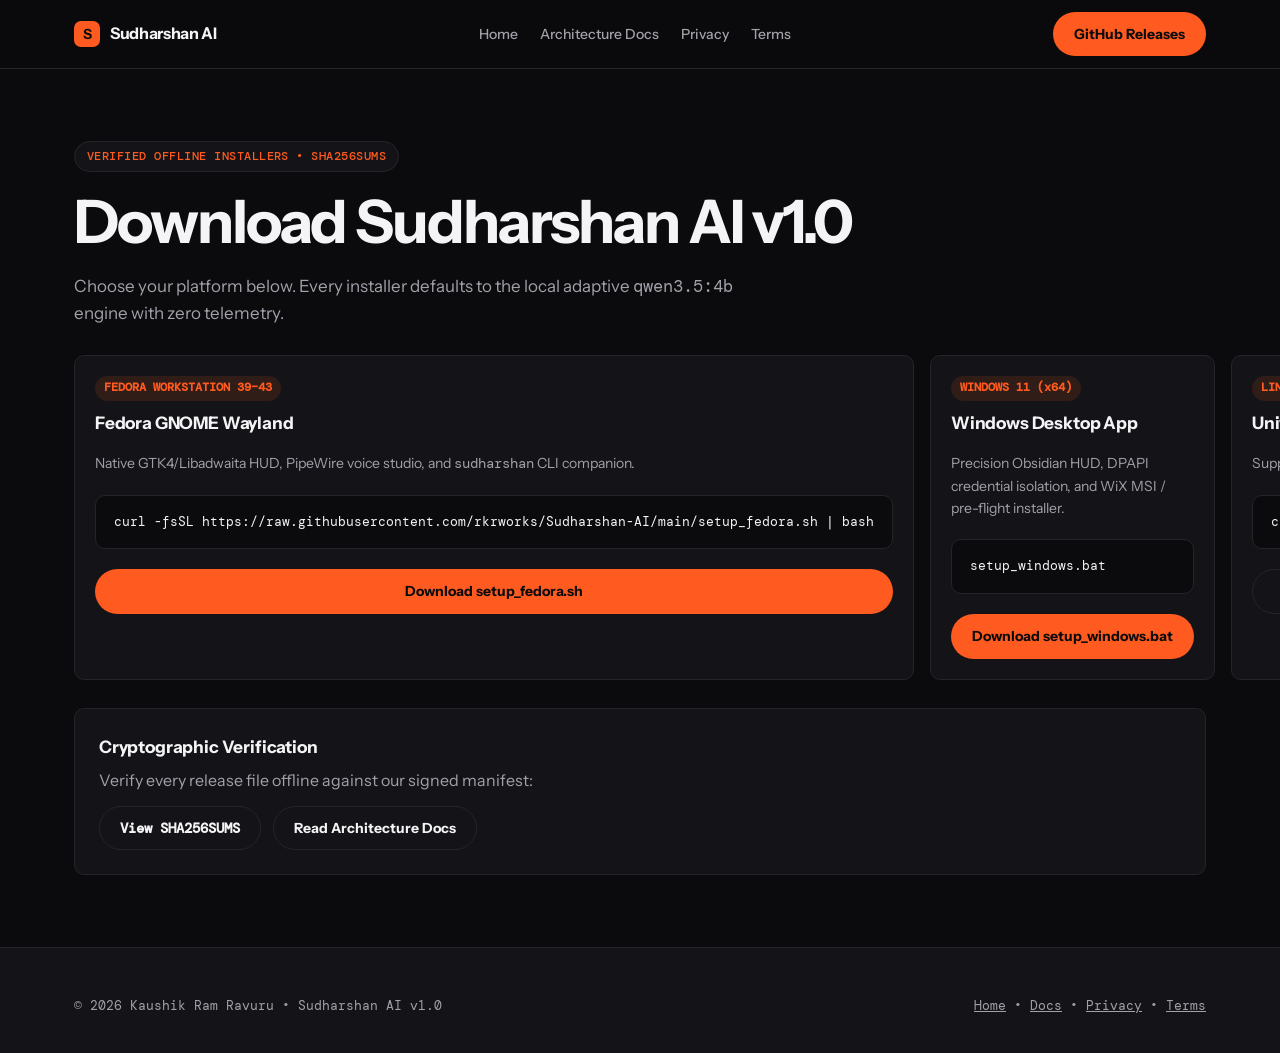
<file: downloads.html>
<!doctype html>
<html lang="en">
<head>
  <meta charset="utf-8">
  <meta name="viewport" content="width=device-width, initial-scale=1">
  <title>Downloads — Sudharshan AI v1.0 &amp; Sudharshan OS</title>
  <link rel="icon" href="favicon.svg" type="image/svg+xml">
  <link rel="preconnect" href="https://fonts.googleapis.com">
  <link rel="preconnect" href="https://fonts.gstatic.com" crossorigin>
  <link href="https://fonts.googleapis.com/css2?family=DM+Mono:wght@400;500&family=Instrument+Sans:wght@400;500;600;700&display=swap" rel="stylesheet">
  <link rel="stylesheet" href="styles.css">
</head>
<body>
  <header class="site-header">
    <div class="container nav-row">
      <a href="index.html" class="brand"><span class="brand-mark" aria-hidden="true">S</span> Sudharshan AI</a>
      <nav class="nav-links" aria-label="Primary Navigation">
        <a href="index.html">Home</a>
        <a href="docs.html">Architecture Docs</a>
        <a href="privacy.html">Privacy</a>
        <a href="terms.html">Terms</a>
      </nav>
      <a href="https://github.com/rkrworks/Sudharshan-AI/releases/latest" class="btn btn-primary" target="_blank" rel="noopener noreferrer">GitHub Releases</a>
    </div>
  </header>

  <main>
    <section>
      <div class="container">
        <span class="eyebrow mono">VERIFIED OFFLINE INSTALLERS &bull; SHA256SUMS</span>
        <h1>Download Sudharshan AI v1.0</h1>
        <p class="lead">Choose your platform below. Every installer defaults to the local adaptive <code>qwen3.5:4b</code> engine with zero telemetry.</p>
        <div class="grid-3">
          <article class="card">
            <span class="badge mono">FEDORA WORKSTATION 39–43</span>
            <h3>Fedora GNOME Wayland</h3>
            <p>Native GTK4/Libadwaita HUD, PipeWire voice studio, and <code>sudharshan</code> CLI companion.</p>
            <pre class="code-block mono">curl -fsSL https://raw.githubusercontent.com/rkrworks/Sudharshan-AI/main/setup_fedora.sh | bash</pre>
            <a href="https://raw.githubusercontent.com/rkrworks/Sudharshan-AI/main/setup_fedora.sh" class="btn btn-primary" style="margin-top:12px;">Download setup_fedora.sh</a>
          </article>
          <article class="card">
            <span class="badge mono">WINDOWS 11 (x64)</span>
            <h3>Windows Desktop App</h3>
            <p>Precision Obsidian HUD, DPAPI credential isolation, and WiX MSI / pre-flight installer.</p>
            <pre class="code-block mono">setup_windows.bat</pre>
            <a href="https://raw.githubusercontent.com/rkrworks/Sudharshan-AI/main/setup_windows.bat" class="btn btn-primary" style="margin-top:12px;">Download setup_windows.bat</a>
          </article>
          <article class="card">
            <span class="badge mono">LINUX &amp; MACOS</span>
            <h3>Universal Linux / macOS</h3>
            <p>Supports dnf, apt, pacman, zypper, apk, and Apple Silicon / macOS adapters.</p>
            <pre class="code-block mono">curl -fsSL https://raw.githubusercontent.com/rkrworks/Sudharshan-AI/main/setup_linux.sh | bash</pre>
            <a href="https://raw.githubusercontent.com/rkrworks/Sudharshan-AI/main/setup_linux.sh" class="btn btn-secondary" style="margin-top:12px;">Download setup_linux.sh</a>
          </article>
        </div>

        <div class="panel" style="margin-top:28px;">
          <h3>Cryptographic Verification</h3>
          <p style="color:var(--muted); margin:0 0 12px;">Verify every release file offline against our signed manifest:</p>
          <div class="cta-row">
            <a href="SHA256SUMS" class="btn btn-secondary mono">View SHA256SUMS</a>
            <a href="docs.html" class="btn btn-secondary">Read Architecture Docs</a>
          </div>
        </div>
      </div>
    </section>
  </main>

  <footer class="site-footer">
    <div class="container footer-bottom mono" style="margin-top:0; border-top:none; padding-top:0;">
      <span>&copy; 2026 Kaushik Ram Ravuru &bull; Sudharshan AI v1.0</span>
      <span><a href="index.html">Home</a> &bull; <a href="docs.html">Docs</a> &bull; <a href="privacy.html">Privacy</a> &bull; <a href="terms.html">Terms</a></span>
    </div>
  </footer>
</body>
</html>
</file>
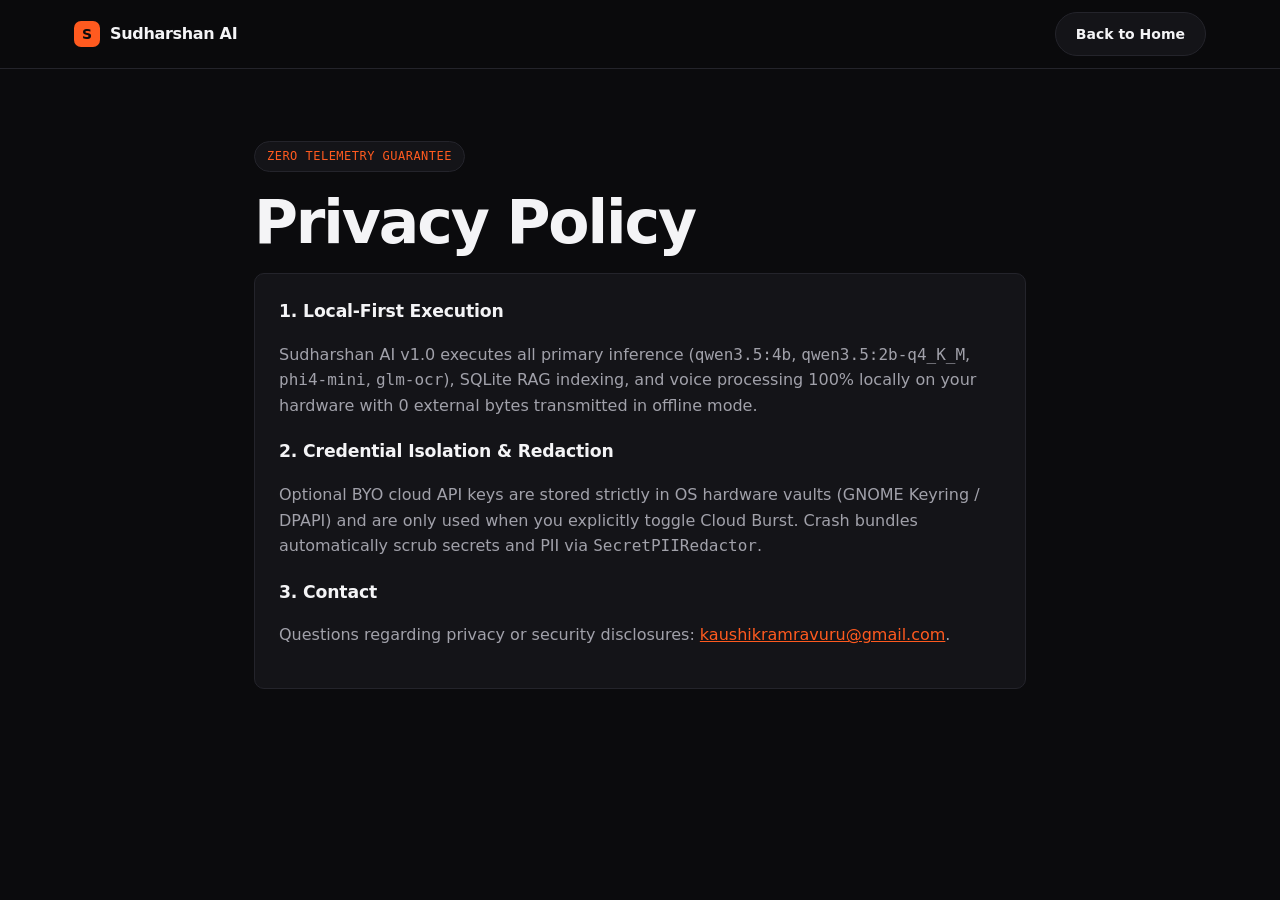
<file: privacy.html>
<!doctype html>
<html lang="en">
<head>
  <meta charset="utf-8">
  <meta name="viewport" content="width=device-width, initial-scale=1">
  <title>Privacy Policy — Sudharshan AI v1.0</title>
  <link rel="icon" href="favicon.svg" type="image/svg+xml">
  <link rel="stylesheet" href="styles.css">
</head>
<body>
  <header class="site-header">
    <div class="container nav-row">
      <a href="index.html" class="brand"><span class="brand-mark" aria-hidden="true">S</span> Sudharshan AI</a>
      <a href="index.html" class="btn btn-secondary">Back to Home</a>
    </div>
  </header>
  <main>
    <section>
      <div class="container" style="max-width:820px;">
        <span class="eyebrow mono">ZERO TELEMETRY GUARANTEE</span>
        <h1>Privacy Policy</h1>
        <div class="panel">
          <h3>1. Local-First Execution</h3>
          <p style="color:var(--muted);">Sudharshan AI v1.0 executes all primary inference (<code>qwen3.5:4b</code>, <code>qwen3.5:2b-q4_K_M</code>, <code>phi4-mini</code>, <code>glm-ocr</code>), SQLite RAG indexing, and voice processing 100% locally on your hardware with 0 external bytes transmitted in offline mode.</p>
          <h3 style="margin-top:20px;">2. Credential Isolation &amp; Redaction</h3>
          <p style="color:var(--muted);">Optional BYO cloud API keys are stored strictly in OS hardware vaults (GNOME Keyring / DPAPI) and are only used when you explicitly toggle Cloud Burst. Crash bundles automatically scrub secrets and PII via <code>SecretPIIRedactor</code>.</p>
          <h3 style="margin-top:20px;">3. Contact</h3>
          <p style="color:var(--muted);">Questions regarding privacy or security disclosures: <a href="mailto:kaushikramravuru@gmail.com" style="color:var(--accent);">kaushikramravuru@gmail.com</a>.</p>
        </div>
      </div>
    </section>
  </main>
</body>
</html>
</file>
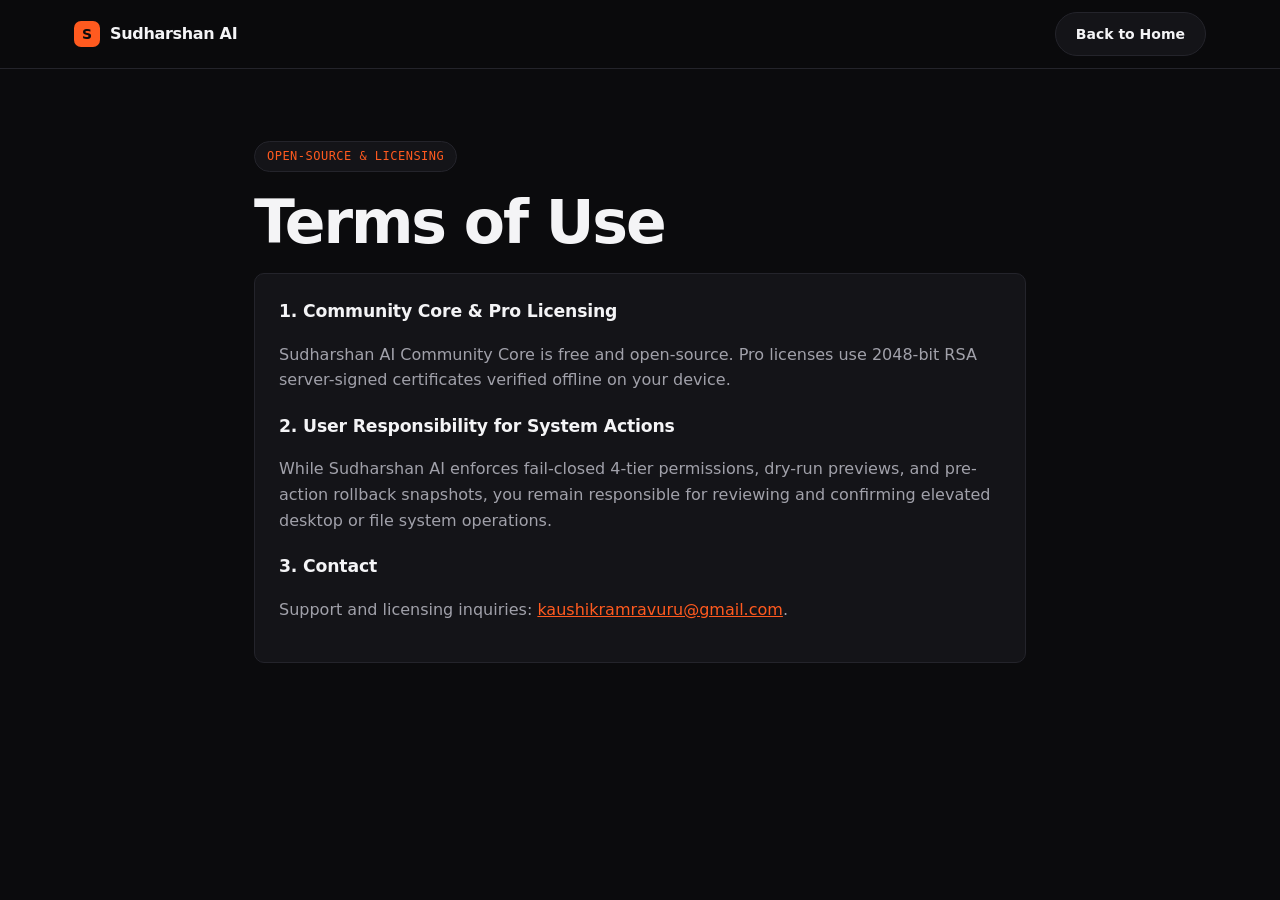
<file: terms.html>
<!doctype html>
<html lang="en">
<head>
  <meta charset="utf-8">
  <meta name="viewport" content="width=device-width, initial-scale=1">
  <title>Terms of Use — Sudharshan AI v1.0</title>
  <link rel="icon" href="favicon.svg" type="image/svg+xml">
  <link rel="stylesheet" href="styles.css">
</head>
<body>
  <header class="site-header">
    <div class="container nav-row">
      <a href="index.html" class="brand"><span class="brand-mark" aria-hidden="true">S</span> Sudharshan AI</a>
      <a href="index.html" class="btn btn-secondary">Back to Home</a>
    </div>
  </header>
  <main>
    <section>
      <div class="container" style="max-width:820px;">
        <span class="eyebrow mono">OPEN-SOURCE &amp; LICENSING</span>
        <h1>Terms of Use</h1>
        <div class="panel">
          <h3>1. Community Core &amp; Pro Licensing</h3>
          <p style="color:var(--muted);">Sudharshan AI Community Core is free and open-source. Pro licenses use 2048-bit RSA server-signed certificates verified offline on your device.</p>
          <h3 style="margin-top:20px;">2. User Responsibility for System Actions</h3>
          <p style="color:var(--muted);">While Sudharshan AI enforces fail-closed 4-tier permissions, dry-run previews, and pre-action rollback snapshots, you remain responsible for reviewing and confirming elevated desktop or file system operations.</p>
          <h3 style="margin-top:20px;">3. Contact</h3>
          <p style="color:var(--muted);">Support and licensing inquiries: <a href="mailto:kaushikramravuru@gmail.com" style="color:var(--accent);">kaushikramravuru@gmail.com</a>.</p>
        </div>
      </div>
    </section>
  </main>
</body>
</html>
</file>
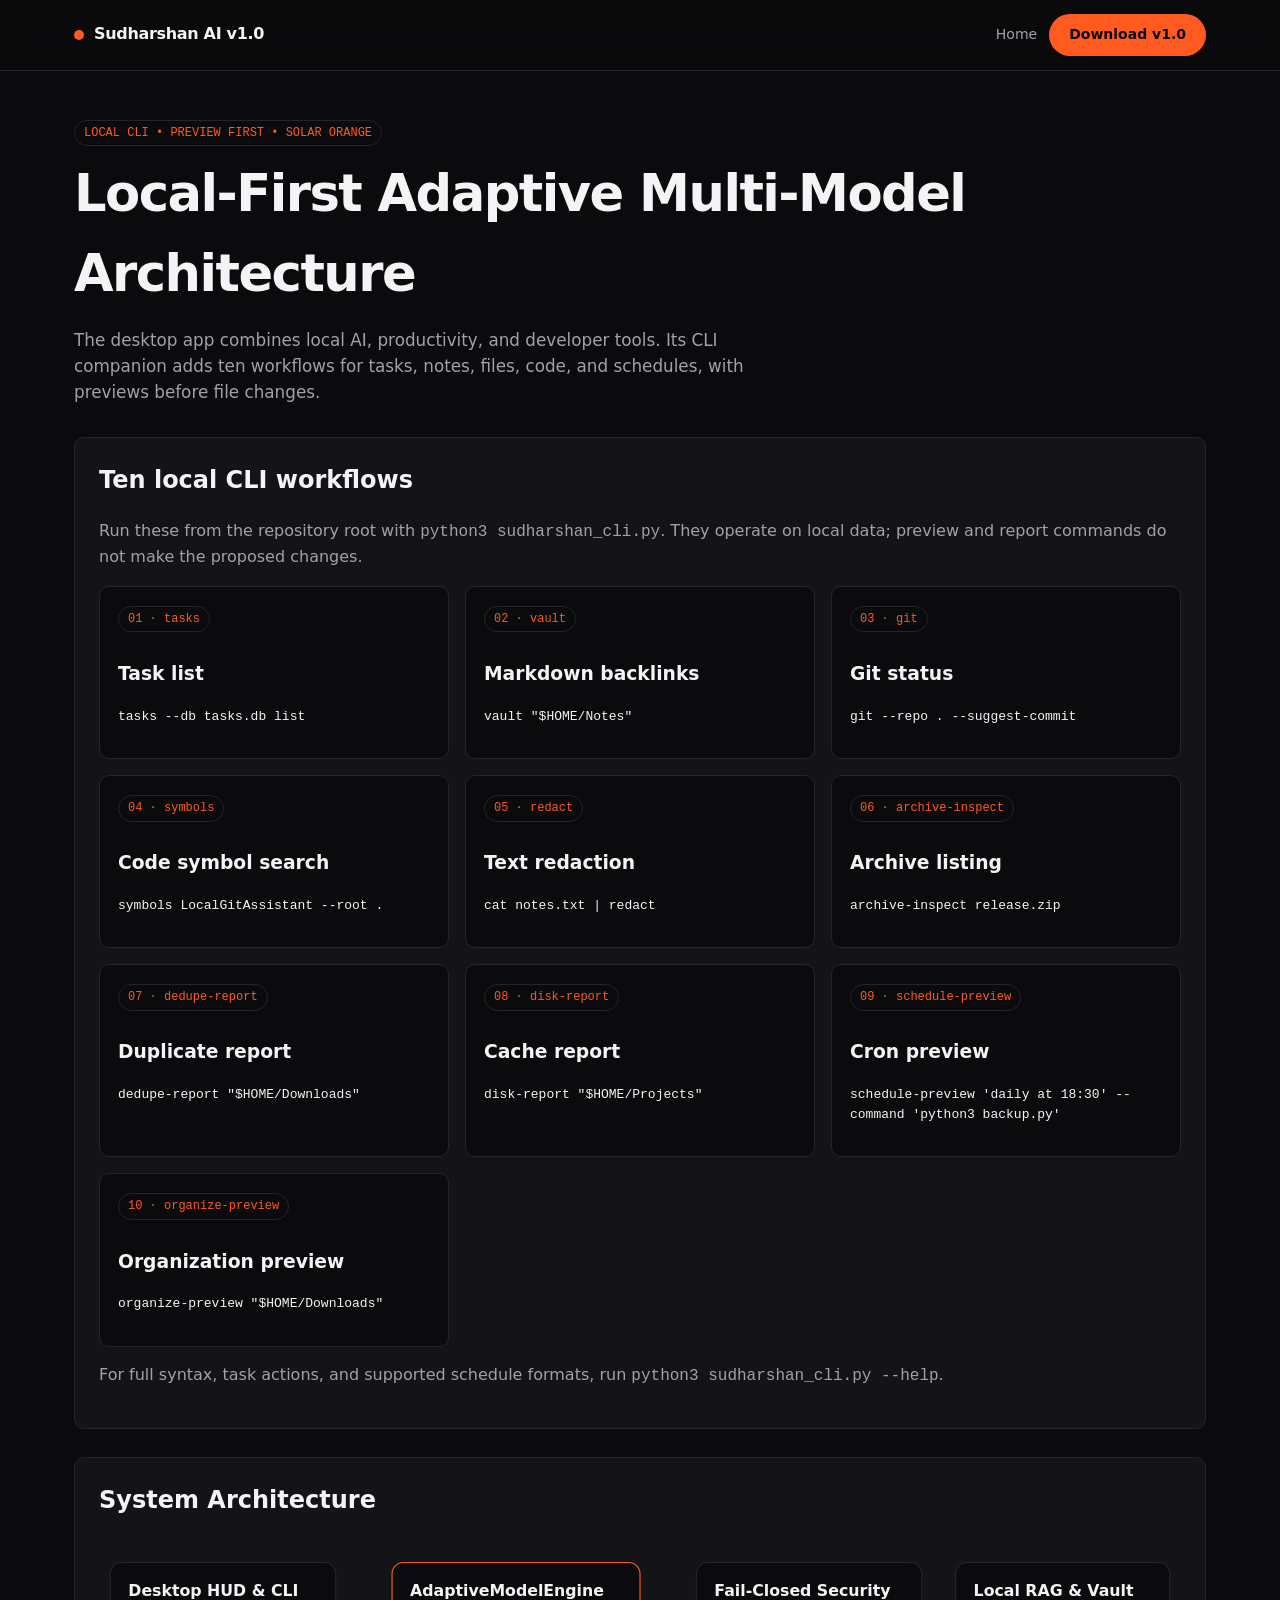
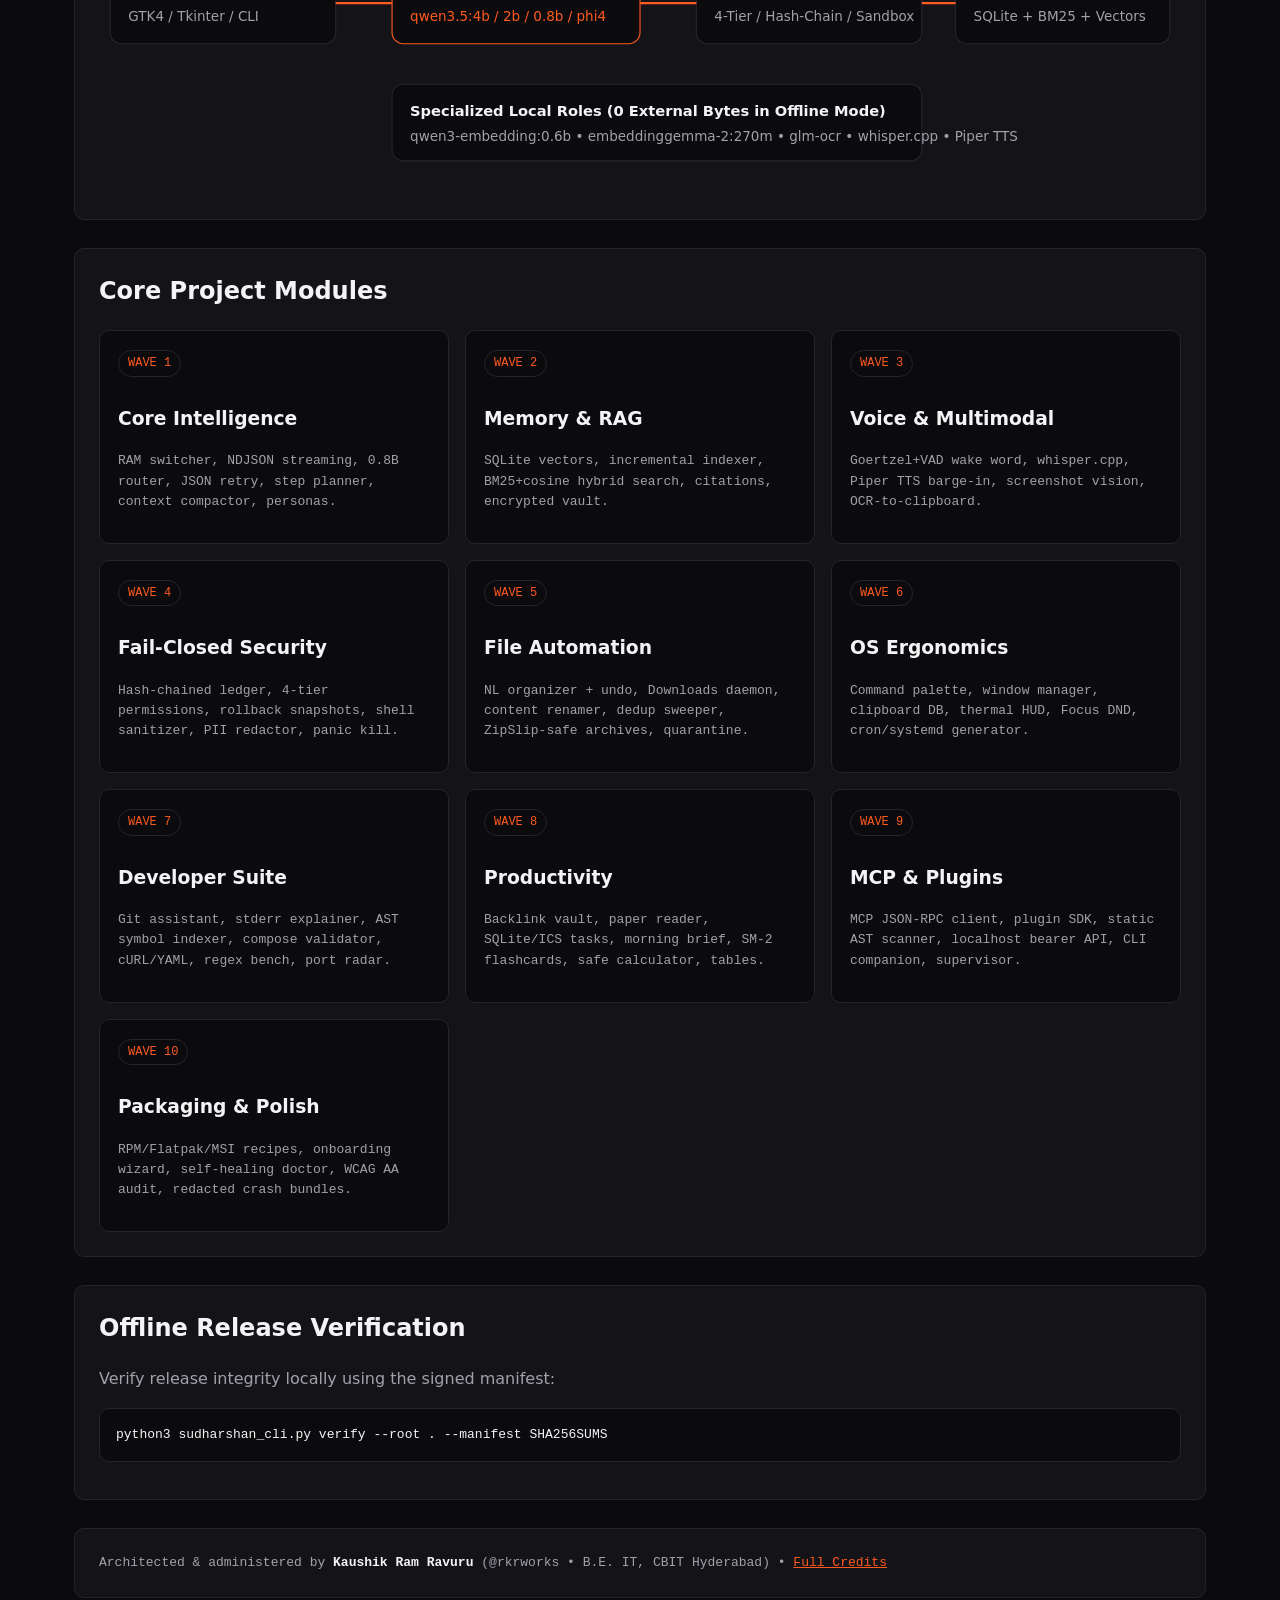
<file: web/docs.html>
<!doctype html>
<html lang="en">
<head>
  <meta charset="utf-8">
  <meta name="viewport" content="width=device-width, initial-scale=1">
  <meta name="description" content="Sudharshan AI architecture, local CLI workflows, and offline release verification instructions.">
  <meta property="og:title" content="Sudharshan AI — CLI workflows and architecture">
  <meta property="og:description" content="Explore ten local CLI workflows, the system architecture, and release verification instructions.">
  <title>Sudharshan AI — CLI Workflows & Architecture</title>
  <link rel="icon" href="favicon.svg" type="image/svg+xml">
  <style>
    :root {
      --obsidian: #0B0B0D;
      --surface: #141418;
      --hairline: #24242B;
      --accent: #FF5A1F;
      --text: #F4F4F6;
      --muted: #A1A1AA;
      --r-container: 10px;
      --r-input: 8px;
      --r-cta: 9999px;
    }
    * { box-sizing: border-box; }
    body {
      margin: 0;
      background: var(--obsidian);
      color: var(--text);
      font-family: "Instrument Sans", system-ui, -apple-system, sans-serif;
      line-height: 1.55;
    }
    code, pre, .mono { font-family: "DM Mono", ui-monospace, SFMono-Regular, monospace; }
    header {
      position: sticky; top: 0; z-index: 20;
      background: rgba(11, 11, 13, 0.92);
      border-bottom: 1px solid var(--hairline);
      backdrop-filter: blur(10px);
    }
    .nav {
      max-width: 1180px; margin: 0 auto; padding: 14px 24px;
      display: flex; align-items: center; justify-content: space-between; gap: 16px;
    }
    .brand { font-weight: 700; letter-spacing: -0.02em; display: flex; align-items: center; gap: 10px; }
    .dot { width: 10px; height: 10px; border-radius: 9999px; background: var(--accent); display: inline-block; }
    .cta {
      display: inline-flex; align-items: center; justify-content: center;
      background: var(--accent); color: #0B0B0D; font-weight: 700;
      padding: 10px 20px; border-radius: var(--r-cta); text-decoration: none;
      white-space: nowrap; font-size: 14px;
    }
    .cta:focus-visible, input:focus-visible { outline: 2px solid var(--text); outline-offset: 2px; }
    main { max-width: 1180px; margin: 0 auto; padding: 48px 24px 80px; }
    h1 { font-size: clamp(2rem, 4vw, 3.25rem); letter-spacing: -0.03em; margin: 0 0 14px; }
    .lead { color: var(--muted); max-width: 720px; margin: 0 0 32px; font-size: 1.05rem; }
    .panel {
      background: var(--surface); border: 1px solid var(--hairline);
      border-radius: var(--r-container); padding: 24px; margin-bottom: 28px;
    }
    .grid { display: grid; grid-template-columns: repeat(auto-fit, minmax(260px, 1fr)); gap: 16px; }
    .card {
      background: var(--obsidian); border: 1px solid var(--hairline);
      border-radius: var(--r-container); padding: 18px;
    }
    .tag {
      display: inline-block; font-size: 12px; padding: 3px 9px;
      border-radius: var(--r-cta); border: 1px solid var(--hairline); color: var(--accent);
      margin-bottom: 8px;
    }
    input[type="search"] {
      width: 100%; max-width: 420px; background: var(--obsidian); color: var(--text);
      border: 1px solid var(--hairline); border-radius: var(--r-input);
      padding: 10px 14px; font-size: 14px; margin-bottom: 16px;
    }
    table { width: 100%; border-collapse: collapse; font-size: 14px; }
    th, td { text-align: left; padding: 10px 12px; border-bottom: 1px solid var(--hairline); }
    th { color: var(--muted); font-weight: 600; }
    pre {
      background: var(--obsidian); border: 1px solid var(--hairline);
      border-radius: var(--r-container); padding: 16px; overflow-x: auto; font-size: 13px;
    }
    @media (prefers-reduced-motion: reduce) {
      * { animation: none !important; transition: none !important; }
    }
  </style>
</head>
<body>
  <header>
    <nav class="nav" aria-label="Primary">
      <div class="brand"><span class="dot" aria-hidden="true"></span> Sudharshan AI v1.0</div>
      <div style="display:flex; gap:12px; align-items:center;">
        <a href="index.html" style="color:var(--muted); text-decoration:none; font-size:14px;">Home</a>
        <a href="downloads.html" class="cta">Download v1.0</a>
      </div>
    </nav>
  </header>
  <main>
    <span class="tag mono">LOCAL CLI &bull; PREVIEW FIRST &bull; SOLAR ORANGE</span>
    <h1>Local-First Adaptive Multi-Model Architecture</h1>
    <p class="lead">The desktop app combines local AI, productivity, and developer tools. Its CLI companion adds ten workflows for tasks, notes, files, code, and schedules, with previews before file changes.</p>

    <section class="panel" aria-labelledby="cli-heading">
      <h2 id="cli-heading" style="margin-top:0;">Ten local CLI workflows</h2>
      <p style="color:var(--muted);">Run these from the repository root with <code>python3 sudharshan_cli.py</code>. They operate on local data; preview and report commands do not make the proposed changes.</p>
      <div class="grid">
        <div class="card"><span class="tag mono">01 · tasks</span><h3>Task list</h3><p class="mono" style="font-size:13px;">tasks --db tasks.db list</p></div>
        <div class="card"><span class="tag mono">02 · vault</span><h3>Markdown backlinks</h3><p class="mono" style="font-size:13px;">vault "$HOME/Notes"</p></div>
        <div class="card"><span class="tag mono">03 · git</span><h3>Git status</h3><p class="mono" style="font-size:13px;">git --repo . --suggest-commit</p></div>
        <div class="card"><span class="tag mono">04 · symbols</span><h3>Code symbol search</h3><p class="mono" style="font-size:13px;">symbols LocalGitAssistant --root .</p></div>
        <div class="card"><span class="tag mono">05 · redact</span><h3>Text redaction</h3><p class="mono" style="font-size:13px;">cat notes.txt | redact</p></div>
        <div class="card"><span class="tag mono">06 · archive-inspect</span><h3>Archive listing</h3><p class="mono" style="font-size:13px;">archive-inspect release.zip</p></div>
        <div class="card"><span class="tag mono">07 · dedupe-report</span><h3>Duplicate report</h3><p class="mono" style="font-size:13px;">dedupe-report "$HOME/Downloads"</p></div>
        <div class="card"><span class="tag mono">08 · disk-report</span><h3>Cache report</h3><p class="mono" style="font-size:13px;">disk-report "$HOME/Projects"</p></div>
        <div class="card"><span class="tag mono">09 · schedule-preview</span><h3>Cron preview</h3><p class="mono" style="font-size:13px;">schedule-preview 'daily at 18:30' --command 'python3 backup.py'</p></div>
        <div class="card"><span class="tag mono">10 · organize-preview</span><h3>Organization preview</h3><p class="mono" style="font-size:13px;">organize-preview "$HOME/Downloads"</p></div>
      </div>
      <p style="color:var(--muted);">For full syntax, task actions, and supported schedule formats, run <code>python3 sudharshan_cli.py --help</code>.</p>
    </section>

    <section class="panel" aria-labelledby="arch-heading">
      <h2 id="arch-heading" style="margin-top:0;">System Architecture</h2>
      <svg viewBox="0 0 960 220" width="100%" role="img" aria-label="Sudharshan AI multi-model architecture diagram">
        <rect x="10" y="20" width="200" height="72" rx="10" fill="#0B0B0D" stroke="#24242B"/>
        <text x="26" y="50" fill="#F4F4F6" font-size="14" font-weight="700">Desktop HUD &amp; CLI</text>
        <text x="26" y="72" fill="#A1A1AA" font-size="12">GTK4 / Tkinter / CLI</text>

        <rect x="260" y="20" width="220" height="72" rx="10" fill="#0B0B0D" stroke="#FF5A1F"/>
        <text x="276" y="50" fill="#F4F4F6" font-size="14" font-weight="700">AdaptiveModelEngine</text>
        <text x="276" y="72" fill="#FF5A1F" font-size="12">qwen3.5:4b / 2b / 0.8b / phi4</text>

        <rect x="530" y="20" width="200" height="72" rx="10" fill="#0B0B0D" stroke="#24242B"/>
        <text x="546" y="50" fill="#F4F4F6" font-size="14" font-weight="700">Fail-Closed Security</text>
        <text x="546" y="72" fill="#A1A1AA" font-size="12">4-Tier / Hash-Chain / Sandbox</text>

        <rect x="760" y="20" width="190" height="72" rx="10" fill="#0B0B0D" stroke="#24242B"/>
        <text x="776" y="50" fill="#F4F4F6" font-size="14" font-weight="700">Local RAG &amp; Vault</text>
        <text x="776" y="72" fill="#A1A1AA" font-size="12">SQLite + BM25 + Vectors</text>

        <line x1="210" y1="56" x2="260" y2="56" stroke="#FF5A1F" stroke-width="2"/>
        <line x1="480" y1="56" x2="530" y2="56" stroke="#FF5A1F" stroke-width="2"/>
        <line x1="730" y1="56" x2="760" y2="56" stroke="#FF5A1F" stroke-width="2"/>

        <rect x="260" y="128" width="470" height="68" rx="10" fill="#0B0B0D" stroke="#24242B"/>
        <text x="276" y="156" fill="#F4F4F6" font-size="13" font-weight="700">Specialized Local Roles (0 External Bytes in Offline Mode)</text>
        <text x="276" y="178" fill="#A1A1AA" font-size="12">qwen3-embedding:0.6b &bull; embeddinggemma-2:270m &bull; glm-ocr &bull; whisper.cpp &bull; Piper TTS</text>
      </svg>
    </section>

    <section class="panel" aria-labelledby="waves-heading">
      <h2 id="waves-heading" style="margin-top:0;">Core Project Modules</h2>
      <div class="grid">
        <div class="card"><span class="tag mono">WAVE 1</span><h3>Core Intelligence</h3><p class="mono" style="color:var(--muted);font-size:13px;">RAM switcher, NDJSON streaming, 0.8B router, JSON retry, step planner, context compactor, personas.</p></div>
        <div class="card"><span class="tag mono">WAVE 2</span><h3>Memory &amp; RAG</h3><p class="mono" style="color:var(--muted);font-size:13px;">SQLite vectors, incremental indexer, BM25+cosine hybrid search, citations, encrypted vault.</p></div>
        <div class="card"><span class="tag mono">WAVE 3</span><h3>Voice &amp; Multimodal</h3><p class="mono" style="color:var(--muted);font-size:13px;">Goertzel+VAD wake word, whisper.cpp, Piper TTS barge-in, screenshot vision, OCR-to-clipboard.</p></div>
        <div class="card"><span class="tag mono">WAVE 4</span><h3>Fail-Closed Security</h3><p class="mono" style="color:var(--muted);font-size:13px;">Hash-chained ledger, 4-tier permissions, rollback snapshots, shell sanitizer, PII redactor, panic kill.</p></div>
        <div class="card"><span class="tag mono">WAVE 5</span><h3>File Automation</h3><p class="mono" style="color:var(--muted);font-size:13px;">NL organizer + undo, Downloads daemon, content renamer, dedup sweeper, ZipSlip-safe archives, quarantine.</p></div>
        <div class="card"><span class="tag mono">WAVE 6</span><h3>OS Ergonomics</h3><p class="mono" style="color:var(--muted);font-size:13px;">Command palette, window manager, clipboard DB, thermal HUD, Focus DND, cron/systemd generator.</p></div>
        <div class="card"><span class="tag mono">WAVE 7</span><h3>Developer Suite</h3><p class="mono" style="color:var(--muted);font-size:13px;">Git assistant, stderr explainer, AST symbol indexer, compose validator, cURL/YAML, regex bench, port radar.</p></div>
        <div class="card"><span class="tag mono">WAVE 8</span><h3>Productivity</h3><p class="mono" style="color:var(--muted);font-size:13px;">Backlink vault, paper reader, SQLite/ICS tasks, morning brief, SM-2 flashcards, safe calculator, tables.</p></div>
        <div class="card"><span class="tag mono">WAVE 9</span><h3>MCP &amp; Plugins</h3><p class="mono" style="color:var(--muted);font-size:13px;">MCP JSON-RPC client, plugin SDK, static AST scanner, localhost bearer API, CLI companion, supervisor.</p></div>
        <div class="card"><span class="tag mono">WAVE 10</span><h3>Packaging &amp; Polish</h3><p class="mono" style="color:var(--muted);font-size:13px;">RPM/Flatpak/MSI recipes, onboarding wizard, self-healing doctor, WCAG AA audit, redacted crash bundles.</p></div>
      </div>
    </section>

    <section class="panel" aria-labelledby="checksum-heading">
      <h2 id="checksum-heading" style="margin-top:0;">Offline Release Verification</h2>
      <p style="color:var(--muted);">Verify release integrity locally using the signed manifest:</p>
      <pre class="mono">python3 sudharshan_cli.py verify --root . --manifest SHA256SUMS</pre>
    </section>
      <section class="panel"><p class="mono" style="margin:0;color:var(--muted);font-size:13px;">Architected &amp; administered by <strong style="color:var(--text);">Kaushik Ram Ravuru</strong> (@rkrworks &bull; B.E. IT, CBIT Hyderabad) &bull; <a href="credits.html" style="color:var(--accent);">Full Credits</a></p></section>
  </main>
</body>
</html>
</file>
<file: web/assets/system.css>
/*
  taste-skill system.css - the one system for the page. Link it first, then assets/ui/cards.css (the
  feature card, its panel and the fragment placements), then set the palette (--p-*), the fonts and
  the radius set on :root in the page (node scripts/start.mjs prints that block).
  Do not add a second grid, spacing scale, type scale, radius scale, button or card style.
*/

/* ---------------------------------------------------------------- tokens */
:root {
  /* palette (hex only; fx.js reads --bg --surface --ink --muted --accent --accent-ink) */
  --p-bg: #ffffff;
  --p-surface: #f4f4f4;
  --p-ink: #111111;
  --p-muted: #6b6b6b;
  --p-accent: #1a4be0;
  --p-accent-ink: #ffffff;
  --p-action: #1a4be0;      /* buttons, links, focus: the accent, or the ink when the accent is too pale */
  --p-action-ink: #ffffff;
  --p-inv-bg: #111111;
  --p-inv-surface: #1c1c1c;
  --p-inv-ink: #f4f4f4;
  --p-inv-muted: #a3a3a3;
  --p-inv-accent: #ffffff;
  --p-inv-accent-ink: #111111;
  --p-inv-action: #ffffff;
  --p-inv-action-ink: #111111;
  /* the lit ground behind UI and in the closing band (references/cards.md), one per page, tech pages only
     (none on kind other, which is flat): <html data-ground="sand|sky|sage|painting">. system.js gives it to every ground
     that holds UI, on light and dark pages alike; --hue on one panel changes only its accent */
  --ground-bg: #d9ccb7; --ground-surface: #e9e0d2; --ground-ink: #2a2622; --ground-muted: #5a534a; --ground-accent: #a8794a;

  /* fonts */
  --font-display: system-ui, -apple-system, "Segoe UI", sans-serif;
  --font-text: system-ui, -apple-system, "Segoe UI", sans-serif;
  --font-mono: ui-monospace, "SFMono-Regular", Menlo, Consolas, monospace;
  --display-weight: 400;    /* headlines 400; 500 on a tech page (software, gaming, hardware) */
  --display-tracking: -0.025em;

  /* the page rhythm (references/layout-v4.md): one section per screen. The header is fixed and
     --nav tall; every section is padded --padt above and --padb (plus the phone action bar, --bar)
     below, and is exactly one or two screens tall (--h: 1 or 2; --hm on a phone). The hero's words
     start --hgap under the header and its content ends --hpadb above the fold. */
  --nav: 72px;
  --padt: 120px;
  --padb: 72px;
  --hgap: 48px;
  --hpadb: 64px;
  --bar: 0px;
  /* grid: one .wrap (alias .container) for the header, every section and the footer, the same
     --gut on both sides: 1280 wide at x 80-1360 at 1440, 342 at x 24-366 at 390 */
  --container: 1280px;
  --gut: 80px;
  --pad: var(--gut);
  --gutter: 24px;

  /* spacing: 4/8 scale */
  --s-1: 4px;  --s-2: 8px;  --s-3: 12px; --s-4: 16px; --s-5: 24px;
  --s-6: 32px; --s-7: 48px; --s-8: 64px; --s-9: 96px; --s-10: 128px;
  --section: 40px;      /* only a .section outside main (the kit's demo pages); every main > section and
                           footer.closing take --padt and --padb */
  --section-band: 56px; /* the same for an older footer outside footer.closing */
  --head-gap: 48px;     /* the one heading-to-content gap, 32 on a phone (layout.css reads it as --ly-head-gap) */
  --card-pad: 16px;     /* card padding (cards.css sets its own for cards with a panel) */
  --card-gap: 16px;     /* gap between cards */

  /* type scale (the only sizes on the page) */
  --t-label: 13px;
  --t-small: 14px;
  --t-body: 16px;
  --t-lead: 18px;
  --t-card: 18px;
  --t-h3: 24px;
  /* straight lines from the phone size at 390 to the desktop size at 1440 (system.md's table) */
  --t-h2: clamp(30px, 1.72vw + 23.3px, 48px);
  --t-h1: clamp(38px, 3.24vw + 25.4px, 72px);
  /* a big number stays a step under the h2 (VI-11): 38 at 1440, 28 at 390, so it never reads as a
     section heading; a stats row and a price set their own, smaller still */
  --t-stat: clamp(28px, .952vw + 24.29px, 38px);

  /* radius: one scale (soft by default; data-radius on <html> switches it) */
  --r-sm: 8px;  --r-md: 12px; --r-lg: 20px; --r-btn: 8px;

  /* controls (fixed here; a page never adds its own) */
  --btn-h: 44px;
  --btn-h-sm: 36px;
  --nav-h: var(--nav);  /* the older name, kept for the kit's files */
  --icon: 16px;         /* small icons: socials, menu chevrons, mono brand marks */

  /* motion: the one UI ease-out (motion.css --m-ease and ui/base.css --u-ease read it; references/motion.md) */
  --ease: cubic-bezier(.2, .8, .2, 1);
  --dur: 180ms;
}
html[data-radius="sharp"] { --r-sm: 4px; --r-md: 6px;  --r-lg: 8px;  --r-btn: 4px; }
html[data-radius="soft"]  { --r-sm: 8px; --r-md: 12px; --r-lg: 20px; --r-btn: 8px; }
html[data-radius="round"] { --r-sm: 10px; --r-md: 16px; --r-lg: 24px; --r-btn: 999px; }
/* the four lit grounds (references/cards.md); sand is the default above. painting goes with
   painterly-landscape (x.ai's daylight sky over olive hills) */
html[data-ground="sky"]      { --ground-bg: #c6d3df; --ground-surface: #d6e0e9; --ground-ink: #25303a; --ground-muted: #4d5964; --ground-accent: #3f6a92; }
html[data-ground="sage"]     { --ground-bg: #cdd6c6; --ground-surface: #dce3d6; --ground-ink: #262d24; --ground-muted: #535b51; --ground-accent: #6c8e63; }
html[data-ground="painting"] { --ground-bg: #79a8d6; --ground-surface: #a6c4e2; --ground-ink: #16212c; --ground-muted: #273949; --ground-accent: #9c9b3c; }
/* cards.css takes its card and panel radii from this scale */
html[data-radius] .card { --c-r: var(--r-lg); }
html[data-radius] .panel { --p-r: var(--r-md); }

/* a phone: the header 56, the sections padded 96 / 48, the hero's words 40 under the header and its
   content ending 24 above the fold, 24 at both sides, 12 between columns */
@media (max-width: 639px) {
  :root { --nav: 56px; --padt: 96px; --padb: 48px; --hgap: 40px; --hpadb: 24px; --gut: 24px; --gutter: 12px; --card-gap: 12px; --head-gap: 32px; }
}
@media (min-width: 640px) {
  :root { --gut: 48px; --section: 48px; --section-band: 72px; --card-pad: 24px; }
}
@media (min-width: 1024px) {
  :root { --gut: 80px; --section: 56px; --section-band: 96px; --card-gap: 24px;
          --t-lead: 20px; --t-card: 20px; --t-h3: 28px; }
  /* a place (and a local service): the 1200 column at x 120-1320 */
  html[data-type="place"] { --gut: 120px; --container: 1200px; }
}
/* a place (VI-06, ST-96, PH-23): its own smaller type (h1 48/53 and 32/37, h2 32/40 and 24/30, titles
   and the sub-line 20 and 18), the Recipe 3 hero's gap under its photograph (40, 24 on a phone),
   square photographs and cards and 2px buttons, whatever data-radius and data-buttons say */
:root[data-type="place"] {
  --hgap: 40px;
  --t-h1: clamp(32px, 1.524vw + 26.06px, 48px);
  --t-h2: clamp(24px, .762vw + 21px, 32px);
  --t-h3: clamp(20px, .381vw + 18.51px, 24px);
  --r-sm: 2px; --r-md: 0px; --r-lg: 0px; --r-btn: 2px;
}
:root[data-type="place"] :is(h1, .t-h1) { line-height: 1.104; }
:root[data-type="place"] :is(h2, .t-h2) { line-height: 1.25; }
@media (max-width: 639px) {
  :root[data-type="place"] { --hgap: 24px; }
  :root[data-type="place"] :is(h1, .t-h1) { line-height: 1.156; }
}

/* ---------------------------------------------------------------- grounds (at most three) */
:root, .ground-base {
  --bg: var(--p-bg); --surface: var(--p-surface); --ink: var(--p-ink); --muted: var(--p-muted);
  --accent: var(--p-accent); --accent-ink: var(--p-accent-ink); --card: var(--p-surface);
  --action: var(--p-action); --action-ink: var(--p-action-ink);
}
.ground-surface {
  --bg: var(--p-surface); --surface: var(--p-bg); --ink: var(--p-ink); --muted: var(--p-muted);
  --accent: var(--p-accent); --accent-ink: var(--p-accent-ink); --card: var(--p-bg);
  --action: var(--p-action); --action-ink: var(--p-action-ink);
}
.ground-inverse {
  --bg: var(--p-inv-bg); --surface: var(--p-inv-surface); --ink: var(--p-inv-ink); --muted: var(--p-inv-muted);
  --accent: var(--p-inv-accent); --accent-ink: var(--p-inv-accent-ink); --card: var(--p-inv-surface);
  --action: var(--p-inv-action); --action-ink: var(--p-inv-action-ink);
}
:root, .ground-base, .ground-surface, .ground-inverse {
  --line: color-mix(in oklab, var(--ink) 11%, transparent);
  --line-strong: color-mix(in oklab, var(--ink) 20%, transparent);
  /* effects (fx.js) and UI fragments (assets/ui) take the colours of the ground they sit on */
  --fx-bg: var(--bg); --fx-surface: var(--surface); --fx-ink: var(--ink); --fx-muted: var(--muted);
  --fx-accent: var(--accent); --fx-accent-ink: var(--accent-ink);
  --ui-font: var(--font-text); --ui-mono: var(--font-mono); --ui-radius: var(--r-md);
}
.ground-base, .ground-surface, .ground-inverse { background: var(--bg); color: var(--ink); }

/* ---------------------------------------------------------------- base */
*, *::before, *::after { box-sizing: border-box; }
/* an anchor lands on the section's top (the judge's frame): the fixed header covers --nav of its --padt */
html { -webkit-text-size-adjust: 100%; scroll-padding-top: 0; scroll-behavior: auto; margin: 0; }
body {
  margin: 0; background: var(--bg); color: var(--ink);
  font: 400 var(--t-body)/1.55 var(--font-text);
  -webkit-font-smoothing: antialiased; text-rendering: optimizeLegibility; overflow-x: clip;
}
img, svg, video, canvas { display: block; max-width: 100%; }
/* hidden means hidden, also on an img the line above makes a block (a menu tab's photograph, a peek photograph) */
[hidden] { display: none !important; }
img, video { height: auto; }
a { color: inherit; text-decoration: none; }
button { font: inherit; color: inherit; }
h1, h2, h3, h4, p, ul, ol, figure, blockquote { margin: 0; }
ul, ol { padding: 0; list-style: none; }
h1, h2, h3, h4 {
  font-family: var(--font-display); font-weight: var(--display-weight);
  letter-spacing: var(--display-tracking); text-wrap: balance; overflow-wrap: break-word;
  /* a long word (a German compound at 390) breaks at a syllable with a hyphen, in the language of <html lang>;
     only words of 10 letters or more, 4 at least on each side, so a short English heading never breaks */
  hyphens: auto; -webkit-hyphens: auto; hyphenate-limit-chars: 10 4 4;
}
h1, .t-h1 { font-size: var(--t-h1); line-height: 1.04; }
h2, .t-h2 { font-size: var(--t-h2); line-height: 1.1; }
h3, .t-h3 { font-size: var(--t-h3); line-height: 1.2; }
h4, .t-card { font-family: var(--font-text); font-weight: 500; font-size: var(--t-card); line-height: 1.3; letter-spacing: -0.01em; }
p { text-wrap: pretty; }
.t-lead  { font-size: var(--t-lead); line-height: 1.5; }
.t-body  { font-size: var(--t-body); line-height: 1.55; }
.t-small { font-size: var(--t-small); line-height: 1.5; }
.t-label { font-size: var(--t-label); font-weight: 500; line-height: 1.4; letter-spacing: 0.01em; }
.t-stat  { font-family: var(--font-display); font-weight: var(--display-weight); font-size: var(--t-stat);
           line-height: 1; letter-spacing: var(--display-tracking); font-variant-numeric: tabular-nums; }
.muted { color: var(--muted); }
.mono  { font-family: var(--font-mono); }
.measure { max-width: 62ch; }
:focus-visible { outline: 2px solid var(--action); outline-offset: 2px; border-radius: 2px; }
::selection { background: color-mix(in oklab, var(--accent) 30%, transparent); }

/* ---------------------------------------------------------------- grid */
.wrap, .container { width: min(100% - 2 * var(--gut), var(--container)); margin-inline: auto; padding-inline: 0; }
.grid { display: grid; grid-template-columns: repeat(12, minmax(0, 1fr)); column-gap: var(--gutter); row-gap: var(--card-gap); }
.grid > * { min-width: 0; grid-column: 1 / -1; }
.section { padding-block: var(--section); }

/* ---------------------------------------------------------------- one section per screen
   The page is a stack of screens. Framed at scrollY = k x the screen height, a shot shows exactly one
   section: the hero alone on the first screen, every other section (and footer.closing, the close and
   the footer in one) exactly one or two screens tall, its h2 first, --padt under its top. Heights
   and padding do it: no pinning, snapping or script.
     <section class="section" id=".." style="--h: 2">     (2 screens; --hm sets a phone's count alone)
       <div class="wrap"> the h2 first, then the content </div>     (the one in-flow child)
     </section>
   A layer (a full-bleed photograph or ground behind the words) is an <img class="layer" aria-hidden="true">
   beside the .wrap. Content must fit: one screen holds 708px of content at 1440x900 (900 - 120 - 72),
   two hold 1,608 (the second screen's part starts --padt under its top with .g2). From 640 to 1279 a
   section keeps at least its screens and grows past them rather than overlap the next. */
main > :is(section, .section), footer.closing {
  position: relative; box-sizing: border-box;
  height: calc(var(--h, 1) * 100vh); height: calc(var(--h, 1) * 100svh);
  padding: var(--padt) 0 calc(var(--padb) + var(--bar));
}
main > :is(section, .section) > :is(.wrap, .container), footer.closing > .wrap { position: relative; z-index: 1; height: 100%; }
main > :is(section, .section) > :is(.wrap, .container):not(.grid) { display: flex; flex-direction: column; }
/* a .wrap that is the section's grid too (class="wrap grid"): its rows start at the top */
main > :is(section, .section) > :is(.wrap, .container).grid { align-content: start; }
/* .fill: the block that takes what the screen leaves under the heading (a photograph, a frame) */
main > :is(section, .section) > .wrap > .fill { flex: 1 1 0; min-height: 0; }
/* two screens as two groups: row 1 the h2 and the first group, row 2 the rest (no second h2), starting
   --padt under the second screen's top, so the second shot looks like any other section */
main > :is(section, .section).g2, footer.closing.g2 { --h: 2; }
main > :is(section, .section).g2 > :is(.wrap, .container), footer.closing.g2 > .wrap { display: grid; grid-template-rows: minmax(0, 1fr) minmax(0, 1fr); row-gap: calc(var(--padt) + var(--padb) + var(--bar)); }
main > :is(section, .section).g2 > :is(.wrap, .container) > *, footer.closing.g2 > .wrap > * { min-height: 0; align-self: start; }
main > :is(section, .section).g2 > :is(.wrap, .container) > :is(.group, .fill) { align-self: stretch; }
/* a group: one screen's part of a .g2 section (its h2 and first rows, or the rest) */
.group { display: flex; flex-direction: column; min-height: 0; }
/* each screen's card row runs down to that screen's foot (the cards stretch, their panels grow), so
   the second screen of a .g2 is never a short row over an empty ground; both rows end on the same line */
@media (min-width: 1024px) {
  main > :is(section, .section).g2 > .wrap > .grid:last-child,
  main > :is(section, .section).g2 > .wrap > .group > .grid:last-child { align-self: stretch; flex: 1 1 auto; min-height: 0; }
}
.group > .fill { flex: 1 1 0; min-height: 0; }
@media (min-width: 640px) and (max-width: 1279px) {
  main > :is(section, .section):not(.hero, .section--hero), footer.closing {
    height: auto; min-height: calc(var(--h, 1) * 100vh); min-height: calc(var(--h, 1) * 100svh);
  }
  /* the section is a column and its .wrap takes all of it, so a .fill (a photograph, a frame) still
     grows to the section's foot (a min-height percentage would not resolve, leaving it at its least) */
  /* :where() keeps it at no weight, so a page's own phone- or tablet-only hiding (section.desk-only { display: none }) wins */
  :where(main > :is(section, .section):not(.hero, .section--hero), footer.closing) { display: flex; flex-direction: column; }
  main > :is(section, .section):not(.hero, .section--hero) > :is(.wrap, .container), footer.closing > .wrap { flex: 1 0 auto; height: auto; min-height: 0; }
}
/* a phone: lvh (the screen with its bars hidden) for every section but the hero; --hm when stacking
   makes the content taller than the desktop count */
@media (max-width: 639px) {
  /* at least its screens, never less: content a screen cannot hold makes the section taller (the rhythm
     check then asks for --hm: 2 or less content); a fixed height would lay its last rows over the next
     section, the fault the phone shots showed most (a list under the closing heading and its button) */
  main > :is(section, .section):not(.hero, .section--hero), footer.closing {
    height: auto; min-height: calc(var(--hm, var(--h, 1)) * 100vh); min-height: calc(var(--hm, var(--h, 1)) * 100lvh);
  }
  /* one grid row at least the screens tall that grows with the .wrap's content: the .wrap is stretched to
     it, so its .fill and its two groups still share a definite height */
  /* (at no weight, as on the tablet: a page's own section.desk-only { display: none } still hides it) */
  :where(main > :is(section, .section):not(.hero, .section--hero):has(> :is(.wrap, .container)), footer.closing) {
    display: grid; grid-template-columns: minmax(0, 1fr); grid-template-rows: 1fr; grid-auto-rows: auto;
  }
  main > :is(section, .section):not(.hero, .section--hero) > :is(.wrap, .container), footer.closing > .wrap { height: auto; }
  main > :is(section, .section).g2m, footer.closing.g2m { --hm: 2; }
  main > :is(section, .section).g2m > :is(.wrap, .container), footer.closing.g2m > .wrap { display: grid; grid-template-rows: minmax(0, 1fr) minmax(0, 1fr); row-gap: calc(var(--padt) + var(--padb) + var(--bar)); }
  /* stacked in one, the two groups keep the open cards' 32px, so the first group's last panel never meets
     the next card's title */
  main > :is(section, .section).g2:not(.g2m) > :is(.wrap, .container) { display: flex; row-gap: var(--s-6); }
  /* what the two screens leave goes around the second group, so it opens below the header, not on the fold */
  main > :is(section, .section).g2:not(.g2m) > :is(.wrap, .container) > :last-child { margin-block: auto; }
  main > :is(section, .section).g2:not(.g2m) > :is(.wrap, .container) > * { align-self: stretch; }
}
/* a layer: the photograph or ground of a whole section, under its words, edge to edge */
main > :is(section, .section) > :is(img, video, canvas, picture).layer,
footer.closing > :is(img, video, canvas, picture).layer {
  position: absolute; inset: 0; z-index: 0; width: 100%; height: 100%; max-width: none; object-fit: cover; object-position: var(--pos, 50% 50%);
}
main > :is(section, .section) > picture.layer > img { width: 100%; height: 100%; object-fit: cover; }

/* the hero: exactly the first screen, the fixed header over its top. Its words start --hgap under the
   header (--photo adds a full-bleed photograph's height above them on a place); its content ends
   --hpadb above the fold, and nothing of the next section shows, at 1440, 1024, 820 and 390.
     <section class="hero hero--<type>"><div class="wrap"><div class="hero-text"> .. </div>[one strip]</div></section>
   .hero-text holds the whole composition (the words, and the picture or window beside or under them);
   one docked strip (logos, three facts) may follow it, at most 96px, desktop only. */
main > :is(.hero, .section--hero) {
  height: 100vh; height: 100svh; min-height: 0;
  padding: calc(var(--nav) + var(--photo, 0px) + var(--hgap)) 0 calc(var(--hpadb) + var(--bar));
}
:is(.hero, .section--hero) > .wrap { height: 100%; display: grid; grid-template-rows: minmax(0, 1fr) auto; row-gap: var(--s-7); }
:is(.hero, .section--hero) > .wrap > .hero-text { min-height: 0; }
/* a phone: the hero is at least the first screen and grows when a short phone (320x640) cannot hold its
   words, buttons and picture, so nothing of it lies over the next section or under the header */
@media (max-width: 639px) {
  main > :is(.hero, .section--hero) { height: auto; min-height: 100vh; min-height: 100svh; }
  main > :is(.hero, .section--hero):has(> :is(.wrap, .container)) { display: grid; grid-template-columns: minmax(0, 1fr); grid-template-rows: 1fr; grid-auto-rows: auto; }
  main > :is(.hero, .section--hero) > :is(.wrap, .container) { height: auto; }
}
:is(.hero, .section--hero) > .wrap > .hero-strip { grid-row: 2; max-height: 96px; }
@media (max-width: 639px) { :is(.hero, .section--hero) > .wrap > .hero-strip { display: none; } }
.section--hero .section-head { max-width: 860px; }
/* the starter's own hero (hero-split): the words on span-5 top-aligned, the picture on span-6 start-7
   as tall as the hero's content box (at most 716 at 1440x900); a phone stacks words, then the picture
   in what is left */
.hero-text.hero-split { height: 100%; align-items: stretch; }
.hero-split > .hero-copy { align-self: start; }
.hero-split > .hero-visual { position: relative; min-height: 0; height: 100%; }
@media (max-width: 1023px) {
  .hero-text.hero-split { display: flex; flex-direction: column; gap: var(--s-6); }
  .hero-split > .hero-visual { flex: 1 1 0; min-height: 200px; height: auto; }
}
.hero-copy > * + * { margin-top: var(--s-5); }
/* the h1 first in the words' column: its capitals start on the picture's top line, not the line box's
   (the leading above the capitals would put the words about 12px under the photograph's top) */
.hero-copy > h1:first-child { text-box: trim-start cap alphabetic; }
.hero-copy > .btn-row { margin-top: var(--s-6); }
/* three short facts at the foot of the words' column, on the picture's bottom line (no dead space
   under the buttons): <dl class="hero-facts"><div><dt>..</dt><dd>..</dd></div> x3</dl> */
@media (min-width: 1024px) {
  .hero-split > .hero-copy { height: 100%; display: flex; flex-direction: column; }
  .hero-split > .hero-copy > .hero-facts { margin-top: auto; }
}
.hero-facts { display: grid; grid-template-columns: repeat(3, minmax(0, 1fr)); gap: var(--s-5) var(--gutter); margin: 0; }
.hero-facts > div { display: grid; gap: var(--s-1); align-content: start; }
.hero-facts dt { font-size: var(--t-small); color: var(--muted); }
.hero-facts dd { margin: 0; font-weight: 500; }
@media (max-width: 1023px) { .hero-facts { display: none; } }
/* a notice line above the h1 (changed hours, a delivery cut-off): one line with a number, static,
   starting on the left line like the h1 under it */
.hero-notice { font-size: var(--t-small); font-weight: 500; color: var(--ink); }
.hero-notice b, .hero-notice strong { font-weight: 500; color: var(--accent); }
.hero-copy > .hero-notice + h1 { margin-top: var(--s-5); }

/* a phone: open tiles from a row of three or four (rooms, goods, beans) go two-up, an odd last one
   across the row, so a row of three fits one 844px screen (stacked one under another they need two) */
@media (max-width: 639px) {
  .grid > .tile:is(.span-3, .span-4) { grid-column: auto / span 6; }
  .grid > .tile:is(.span-3, .span-4):nth-child(odd of .tile):nth-last-child(1 of .tile) { grid-column: 1 / -1; }
  .grid > .tile:is(.span-3, .span-4) .tile__head { flex-wrap: wrap; gap: 0 var(--s-2); }
}
/* a phone: open cards (words on the ground, the panel under them) stacked one under another keep 32px
   between a panel's foot and the next card's title, so a title never reads as the panel's caption */
@media (max-width: 639px) { .grid:has(> .card--open) { row-gap: var(--s-6); } }
/* a phone stacks a two-screen section's four open tiles into its two screens: their panels take 180px (a wide
   crop), so the h2 and the first two tiles of two lines each end on the first screen and the four inside both,
   not a third of a screen past. A page that sets its group's own --p-h (#features .panel) sets its phone value
   too, as the starter does */
@media (max-width: 639px) { main > :is(section, .section).g2 .card--open > .panel { --p-h: 180px; } }
/* spans: desktop >= 1024. Tablet 640-1023: text cards on span-3 and span-6 go two-up; cards with a
   panel (a visual needs the width; the one exception is a span-6 pair, below)
   and everything else (split text and visuals, span-4 cards, span-5/7/8 blocks) take the full row, so a split stacks and no row is left half empty. Phone < 640: one column. */
@media (min-width: 640px) and (max-width: 1023px) {
  .grid > .card.span-3:not(:has(> .panel)), .grid > .card.span-6:not(:has(> .panel)) { grid-column: auto / span 6; }
  /* the one exception with a panel: a 2x2 (or a pair) of span-6 cards stays two-up from 720px (a panel
     of about 310px and more, wide enough for a kit fragment), so four cards take one or two screens
     at 768-820 instead of a card per row (four stacked panels run past two screens). Split cards and
     every other span keep the full row. Under 720 a card per row. */
  @media (min-width: 720px) {
    .grid > .card.span-6:has(> .panel):not(.card--split) { grid-column: auto / span 6; }
    .grid > .card.span-6:has(> .panel):not(.card--split):nth-child(odd of .card.span-6):nth-last-child(1 of .card.span-6) { grid-column: 1 / -1; }
  }
  /* open tiles (rooms, models, people, a photo pair) go two-up; an odd last one takes the row */
  .grid > .tile:is(.span-3, .span-4, .span-6) { grid-column: auto / span 6; }
  .grid > .tile:is(.span-3, .span-4, .span-6):nth-child(odd of .tile):nth-last-child(1 of .tile) { grid-column: 1 / -1; }
}
@media (min-width: 1024px) {
  .span-2  { grid-column: auto / span 2; }
  .span-3  { grid-column: auto / span 3; }
  .span-4  { grid-column: auto / span 4; }
  .span-5  { grid-column: auto / span 5; }
  .span-6  { grid-column: auto / span 6; }
  .span-7  { grid-column: auto / span 7; }
  .span-8  { grid-column: auto / span 8; }
  .span-9  { grid-column: auto / span 9; }
  .span-10 { grid-column: auto / span 10; }
  .span-12 { grid-column: auto / span 12; }
  .start-1 { grid-column-start: 1; } .start-2 { grid-column-start: 2; } .start-3 { grid-column-start: 3; }
  .start-5 { grid-column-start: 5; } .start-6 { grid-column-start: 6; } .start-7 { grid-column-start: 7; }
  .start-4 { grid-column-start: 4; } .start-8 { grid-column-start: 8; } .start-9 { grid-column-start: 9; }
  .start-10 { grid-column-start: 10; }
  /* a split is top-aligned: the words' first line and the picture's top on one line (never centred
     against each other, never mirrored: text left, the visual right, on every split of the page) */
  .grid--middle, .grid--top { align-items: start; }
}
/* card rows: every card in a row the same height (a plain .grid stretches them) */
.grid:is(.grid--middle, .grid--top) > .card { align-self: stretch; }
/* 1024-1279: a span-4 card's panel would be about 220px wide, too narrow for real UI. Cards with a
   panel on span-4 go two-up, a span-8 one takes the row, and an odd last one takes the row too
   (steps, proof row: two, then one wide; bento: the wide card, then the four small ones two by two) */
@media (min-width: 1024px) and (max-width: 1279px) {
  .grid > .card.span-4:has(> .panel) { grid-column: auto / span 6; }
  .grid > .card.span-8:has(> .panel),
  .grid > .card.span-4:has(> .panel):nth-child(odd of .card.span-4):nth-last-child(1 of .card.span-4) { grid-column: 1 / -1; }
}

/* ---------------------------------------------------------------- section heading */
.section-head { max-width: 760px; margin-bottom: var(--head-gap); display: grid; gap: var(--s-4); }
/* every heading starts on the left line (a centred head among left ones reads as a mistake): the
   old centred head is left-aligned too */
.section-head--center { text-align: left; justify-items: start; }
/* a head row: the h2 (and its line) left, one link or the section's button at the right line */
.section-head--split { max-width: none; display: flex; align-items: end; justify-content: space-between; gap: var(--s-5); flex-wrap: wrap; }
.section-head--split > div { display: grid; gap: var(--s-4); max-width: 760px; }
.section-head p { color: var(--ink); font-size: var(--t-lead); line-height: 1.5; max-width: 60ch; }
.section-head--row { max-width: none; display: flex; align-items: end; justify-content: space-between; gap: var(--s-5); flex-wrap: wrap; }
.section-head--row > div { display: grid; gap: var(--s-4); max-width: 760px; }
/* the hero row (hero-product, hero-cycle): the h1 and its line left, the buttons right, across 1280 */
.section--hero .section-head--row { max-width: none; }

/* ---------------------------------------------------------------- buttons (one pair, a dealt look)
   One pair a page, .btn--primary and .btn--secondary, in the look dealt with the page (sections.md)
   and set once on <html data-buttons>; the markup never changes:
     solid  filled primary, outlined secondary, the radius scale (Figma; the default)
     pill   pills, a chevron after the primary's label, a tinted secondary (x.ai)
     tonal  the radius scale, a tinted secondary with no outline (Linear, Vercel)
     arrow  an arrow after the primary's label; the secondary is a text link with an arrow (Stripe)
     block  near-square corners, 48px tall; the secondary is an underlined text link (shops, hotels) */
.btn {
  display: inline-flex; align-items: center; justify-content: center; gap: var(--s-2);
  height: var(--btn-h); padding: 0 var(--s-5); border-radius: var(--r-btn); border: 1px solid transparent;
  font: 500 var(--t-body)/1 var(--font-text); letter-spacing: 0; white-space: nowrap; cursor: pointer;
  transition: background-color var(--dur) var(--ease), color var(--dur) var(--ease), border-color var(--dur) var(--ease), text-decoration-color var(--dur) var(--ease);
}
.btn--primary { background: var(--action); color: var(--action-ink); }
.btn--primary:hover { background: color-mix(in oklab, var(--action) 86%, var(--ink)); }
/* an inverted primary (the action is the ground's ink: a brand band, a lit ground): its hover steps toward the ground, as the filled one steps toward the ink */
.ground-brand .btn--primary:hover { background: color-mix(in oklab, var(--action) 88%, var(--bg)); }
/* the ground's own colour with a clear border: never grey on grey, readable on an effect too */
.btn--secondary { background: var(--bg); color: var(--ink); border-color: var(--line-strong); }
.btn--secondary:hover { background: color-mix(in oklab, var(--bg) 94%, var(--ink)); border-color: color-mix(in oklab, var(--ink) 35%, transparent); }
.btn--sm { height: var(--btn-h-sm); padding: 0 var(--s-4); font-size: var(--t-small); }
html[data-buttons="pill"] { --r-btn: 999px; }
html[data-buttons="block"] { --r-btn: 2px; --btn-h: 48px; }
html:is([data-buttons="pill"], [data-buttons="tonal"]) .btn--secondary { background: color-mix(in oklab, var(--ink) 8%, var(--bg)); border-color: transparent; }
html:is([data-buttons="pill"], [data-buttons="tonal"]) .btn--secondary:hover { background: color-mix(in oklab, var(--ink) 14%, var(--bg)); border-color: transparent; }
/* arrow and block: the secondary is a text link at the button's height (no box: one button look) */
html:is([data-buttons="arrow"], [data-buttons="block"]) .btn--secondary {
  background: none; border-color: transparent; padding-inline: var(--s-2);
  text-decoration: underline; text-underline-offset: 4px; text-decoration-color: var(--line-strong);   /* the .link look */
}
html:is([data-buttons="arrow"], [data-buttons="block"]) .btn--secondary:hover { background: none; border-color: transparent; text-decoration-color: currentColor; }
/* the glyph after a label: a chevron (pill) or an arrow (arrow), drawn so every font shows the same */
html[data-buttons="pill"] .btn--primary::after,
html[data-buttons="arrow"] :is(.btn--primary, .btn--secondary)::after {
  content: ""; flex: none; width: 12px; height: 12px; margin-right: -2px; background: currentColor;
  -webkit-mask: var(--btn-glyph) center / contain no-repeat; mask: var(--btn-glyph) center / contain no-repeat;
  transition: transform var(--dur) var(--ease);
}
html[data-buttons="pill"] { --btn-glyph: url("data:image/svg+xml,%3Csvg xmlns='http://www.w3.org/2000/svg' viewBox='0 0 12 12'%3E%3Cpath d='M4.5 2.5 8 6l-3.5 3.5' fill='none' stroke='black' stroke-width='1.6' stroke-linecap='round' stroke-linejoin='round'/%3E%3C/svg%3E"); }
html[data-buttons="arrow"] { --btn-glyph: url("data:image/svg+xml,%3Csvg xmlns='http://www.w3.org/2000/svg' viewBox='0 0 12 12'%3E%3Cpath d='M1.5 6h8.5M6.5 2.5 10 6l-3.5 3.5' fill='none' stroke='black' stroke-width='1.5' stroke-linecap='round' stroke-linejoin='round'/%3E%3C/svg%3E"); }
@media (hover: hover) and (pointer: fine) { html:is([data-buttons="pill"], [data-buttons="arrow"]) .btn:hover::after { transform: translateX(3px); } }
.btn:active { transform: translateY(1px) scale(.985); }
.btn--arrow::after { content: "\2192"; transition: transform var(--dur) var(--ease); }
@media (hover: hover) and (pointer: fine) { .btn--arrow:hover::after { transform: translateX(3px); } }
/* the drawn arrow (assets/motion: its stem grows and its head moves 3px on hover), the last child of
   a primary button, a pill or a link: <svg class="m-arrow" viewBox="0 0 12 12" aria-hidden="true">
   <path class="m-arrow__stem" d="M1 6h8"/><path class="m-arrow__head" d="M4.5 2.5 8 6l-3.5 3.5"/></svg>.
   It replaces the dealt glyph, so a button never shows two */
.m-arrow { flex: none; width: 12px; height: 12px; margin-right: -2px; overflow: visible;
           fill: none; stroke: currentColor; stroke-width: 1.6; stroke-linecap: round; stroke-linejoin: round; }
.btn--xl .m-arrow { width: 0.62em; height: 0.62em; stroke-width: 1.4; }
:is(.btn, .link, .pill):has(> .m-arrow)::after { content: none; display: none; }
.btn-row { display: flex; flex-wrap: wrap; gap: var(--s-3); align-items: center; }
.section-head--center .btn-row { justify-content: center; }
/* on the phone every button row stacks full width */
@media (max-width: 639px) {
  .btn-row { flex-direction: column; align-items: stretch; width: 100%; justify-self: stretch; }
  /* full width, the second action is a text link at the button's height under the filled one (an
     outline across the whole screen reads as a rule, a pale fill as a switched-off button) */
  .btn-row > .btn--secondary { background: none; border-color: transparent; text-decoration: underline; text-underline-offset: 4px; text-decoration-color: var(--line-strong); }
  .section-head--split > .btn { width: 100%; }
}
.link { display: inline-flex; align-items: center; gap: var(--s-2); font-weight: 500; color: var(--ink);
        text-decoration: underline; text-decoration-color: var(--line-strong); text-underline-offset: 4px;
        transition: text-decoration-color var(--dur) var(--ease); }
.link:hover { text-decoration-color: currentColor; }
.link::after { content: "\2192"; display: inline-block; text-decoration: none; transition: transform var(--dur) var(--ease); }
@media (hover: hover) and (pointer: fine) { .link:hover::after { transform: translateX(3px); } }
.pill { display: inline-flex; align-items: center; gap: var(--s-2); height: 32px; padding: 0 var(--s-3);
        border-radius: 999px; border: 1px solid var(--line); background: var(--card);
        font-size: var(--t-label); color: var(--ink); }
.pill .muted { color: var(--muted); }

/* ---------------------------------------------------------------- card (one style) */
.card {
  display: flex; flex-direction: column; gap: var(--s-2); min-width: 0;
  background: var(--card); border: 1px solid var(--line); border-radius: var(--r-lg); padding: var(--card-pad);
}
/* small titles in the text face: a display face at 20px (a condensed or hairline serif) reads smaller than the body */
.card > h3, .card > h4, .card--plan h3 { font-family: var(--font-text); font-weight: 500; font-size: var(--t-card); line-height: 1.3; letter-spacing: -0.01em; }
/* the type floor (system.md): text people read is 16px or more in ink; cards.css sets it for its
   card text, this for a plain card's lines */
.card > p { color: var(--ink); font-size: var(--t-body); max-width: 52ch; }
/* at most two boxes one inside the other (sections.md): a card whose panel holds UI drops its own
   box, so its title and lines sit on the page ground over the panel (Figma's tiles), or runs the
   panel flush to its sides and bottom (cards.css .panel--flush) */
.card.card--open { --c-pad: 0px; background: none; border: 0; box-shadow: none; padding: 0; overflow: visible; }
.card.card--open > .panel { margin: var(--s-5) 0 0; border-radius: var(--r-lg); }
.card.card--open > .panel--top { margin: 0 0 var(--s-5); }
.card--plan.is-featured { border-color: var(--action); box-shadow: inset 0 0 0 1px var(--action); }
/* cards.css (linked after this file) sets .card { gap: 0 } for feature cards; a plan keeps its 16px rows */
.card.card--plan { gap: var(--s-4); }

/* ---------------------------------------------------------------- visuals: panels and frames
   A card's .panel (the inset visual), .stage and the placements (.at-corner, .at-rise, .at-over,
   .at-right, .at-center, .stage--fade-*) come from assets/ui/cards.css (references/cards.md).
   This file adds the frames (hero, split, square, closing band) and lets a .stage work inside them.
   The grounds' colours: system.js lights every ground that holds UI (see there). */
:not(.card) > .panel { border-radius: var(--p-r, var(--r-md)); }   /* a panel on its own: four round corners */
.menu-card .panel { --p-h: 160px; }
.frame {
  position: relative; isolation: isolate; overflow: clip; display: flex; align-items: center; justify-content: center;
  background: var(--surface); border-radius: var(--r-lg); border: 1px solid var(--line);
  padding: clamp(var(--s-4), 4vw, var(--s-7));
}
/* a zero-width spacer keeps --ratio (height / width) as the frame's minimum height */
.frame::before { content: ""; flex: none; width: 0; padding-top: var(--ratio, 0px); }
/* an object or scene (assets/objects) and a photograph (.frame__img) fill the frame themselves */
.frame > :not(canvas, .stage, .loop-pause, .frame__fx, .frame__img, [data-print], [data-scene], .print3d) { position: relative; max-width: 100%; min-width: 0; }
/* a photograph is a plain rectangle in its frame: no border, no print, no filter */
.frame--photo { padding: 0; border: 0; }
/* .frame--fill: as tall as its row (a split's picture beside the words, down to the section's foot);
   stacked on a tablet or a phone it takes what the screen leaves, at least 200px */
.frame--fill { height: 100%; }
@media (max-width: 1023px) {
  .grid.fill:has(> .frame--fill) { display: flex; flex-direction: column; gap: var(--s-6); }
  .grid.fill > .frame--fill { flex: 1 1 0; height: auto; min-height: 200px; }
}
/* a split's words as a column: the last block (stats, a link) on the picture's bottom line */
.split-col { display: flex; flex-direction: column; gap: var(--s-5); }
@media (min-width: 1024px) { .split-col { height: 100%; } .split-col > .split-col__end { margin-top: auto; } }
:is(.frame, .panel) > .frame__img { position: absolute; inset: 0; z-index: 0; width: 100%; height: 100%; max-width: none; object-fit: cover; }
.frame--portrait { --ratio: 125%; }
/* the product stage (hero-product): wide, the product whole on it; a phone gets a tall stage */
.frame--stage { --ratio: 50%; }
@media (max-width: 639px) { .frame--stage, .frame--portrait { --ratio: 120%; } }
.frame--hero { padding: clamp(24px, 5vw, 64px); }
.frame--split { --ratio: 80%; }
.frame--square { --ratio: 100%; }
/* the closing band: the hero's echo, lit with the page's ground (sand, sky, sage or painting) on light
   and dark pages alike, so its text and buttons take that ground's ink. Its effect sits on a layer of
   its own, <div class="frame__fx" data-fx="..">, held still and calm where the text sits (system.js) */
.frame--cta { min-height: 420px; }
/* .frame--lit: the same for an object's frame that holds a few words in its clear half (the
   product statement's facts in a .frame__text, lower left; the object stands right of centre) */
.frame--cta, .frame--lit {
  border-color: transparent; background: var(--ground-bg); color: var(--ground-ink);
  --bg: var(--ground-surface); --surface: var(--ground-surface); --ink: var(--ground-ink); --muted: var(--ground-muted);
  --action: var(--ground-ink); --action-ink: var(--ground-surface);
  --line: color-mix(in oklab, var(--ground-ink) 12%, transparent); --line-strong: color-mix(in oklab, var(--ground-ink) 24%, transparent);
}
.frame > .frame__fx { position: absolute; inset: 0; z-index: 0; }
/* on a light page the buttons on a lit ground keep the page's own action colour: one action, one look
   (a dark page keeps the lit ground's ink, which reads on the bright ground) */
html:not([data-tone="dark"]) :is(.frame--cta, .frame--lit, .footer--statement) { --action: var(--p-action); --action-ink: var(--p-action-ink); }
/* a card on a photograph (a booking form over the room): the card holds the page's colours */
.frame--photo:has(> .card) { padding: clamp(var(--s-5), 5vw, var(--s-8)) clamp(var(--s-4), 4vw, var(--s-7)); }
.frame--photo > .card { position: relative; z-index: 1; width: min(100%, 480px); }   /* flat: no shadow at rest (ST-97) */
.frame--cta > .frame__fx { opacity: .85; }
.frame--lit > .frame__text { z-index: 2; align-self: flex-end; margin-right: auto; width: min(100%, 360px); display: grid; gap: var(--s-5); }
/* 2:1 on a desktop; a phone gets 2:3, the words at the top and the object smaller and low under
   them (its hero preset), so the facts never touch the object */
.frame--lit { --ratio: 50%; }
@media (max-width: 639px) { .frame--lit { --ratio: 150%; } .frame--lit > .frame__text { align-self: flex-start; } }
@media (max-width: 639px) { .frame--split { --ratio: 100%; } }
/* A hero, wide or split frame (x.ai's hero window): --w on the rising fragment's slot (its true width)
   centres it while it fits; anchored 24px in and cut by the right edge once the frame is narrower.
   --pair on the .stage (the main fragment's width plus the part of the second that sticks out)
   centres the pair; below 1024 the main one alone. In a card's panel cards.css places it (.at-corner,
   .at-rise, .at-right; a centred .at-rise.fit narrows with the panel), as its recipe says. */
.frame > .stage > .at-rise { --ax: max(24px, calc(50% - var(--w, 64%) / 2)); }
.frame--hero > .stage > .at-rise { --ax: max(24px, calc(50% - var(--pair, var(--w, 64%)) / 2)); }
.frame--hero > .stage > .at-over { --bx: max(24px, calc(50% - var(--pair, 800px) / 2)); }
@media (max-width: 1023px) { .frame--hero > .stage > .at-rise { --ax: max(24px, calc(50% - var(--w, 64%) / 2)); } }
/* a frame holding a cards.css .stage: the stage fills it and places the fragments (references/cards.md);
   the hero and wide frames are 16:7 and square on a phone; below 1024 only the main fragment shows */
.frame:has(> .stage) { padding: 0; }
.frame--hero:has(> .stage) { aspect-ratio: 16 / 7; }
@media (max-width: 1023px) {
  .frame--hero:has(> .stage) { aspect-ratio: 3 / 2; }   /* a tablet: room for the main fragment's rows */
}
/* a tablet held upright (820x1180): a taller frame, so the hero fills the screen without a gap */
@media (min-width: 640px) and (max-width: 1023px) and (orientation: portrait) {
  .frame--hero:has(> .stage) { aspect-ratio: 4 / 3; }
}
@media (max-width: 1023px) {
  .frame--hero > .stage > :is(.at-over, .at-over-l) { display: none; }
}
/* a split frame is about 440-560px wide from 1024 to 1279: the main piece alone there */
@media (min-width: 1024px) and (max-width: 1279px) {
  .frame--split > .stage > :is(.at-over, .at-over-l) { display: none; }
}
@media (max-width: 639px) {
  .frame--hero:has(> .stage) { aspect-ratio: 1; }
  .frame > .stage > :is(.at-over, .at-over-l) { display: none; }
  /* phone: cards.css sets a fragment 16px in on both sides, and system.js holds every loop on its
     finished picture, so no pause button lands on the UI */
}
/* a small object on a focal tile (.at-center): its true width (--w, 288px for the slider), narrowed
   on a small panel so 24px of ground always shows on both sides (a span-4 panel is 304px at 1280) */
.stage > .at-center { width: calc(100% - 48px); max-width: var(--w, 288px); }
.stage > .at-center > :is([data-ui], .ui) { width: 100%; max-width: none; }
/* .to-edge stretches a fragment's surface past the bottom (cards.css); doc's surface is its page */
.stage > .to-edge > .ui-doc > .ui-doc__page { min-height: 100%; }
/* .hero-stage: whole fragments side by side in a frame, never overlapping or cut (a row of app
   screens); the first is the main one, and the ones that no longer fit drop out from the end */
.hero-stage { container: hero-stage / inline-size; width: 100%; }
.hero-stage__row { display: flex; align-items: center; justify-content: center; gap: var(--s-5); }
.hero-stage__row > * { flex: none; max-width: 100%; }
@container hero-stage (max-width: 1060px) { .hero-stage__row > :nth-child(n + 3) { display: none; } }
@container hero-stage (max-width: 740px)  { .hero-stage__row > :nth-child(n + 2) { display: none; } }
/* the pause button on every visual that moves by itself for more than 5 s (WCAG 2.2.2): ui.js adds it
   to a loop when it starts to move, system.js to the hero's ground. Write a button.loop-pause into
   the frame only for a loop of your own (hero-cycle). The same solid 32px disc in the page colours as
   assets/ui/base.css's, 12px in from the bottom-right corner, with a 44px hit area. */
.loop-pause {
  position: absolute; right: 12px; bottom: 12px; z-index: 6; display: grid; place-items: center;
  width: 32px; height: 32px; margin: 0; padding: 0; border-radius: 50%; cursor: pointer;
  border: 1px solid color-mix(in oklab, var(--ink) 16%, transparent); background: var(--bg); color: var(--ink);
  box-shadow: 0 1px 2px rgb(0 0 0 / .12), 0 4px 12px -4px rgb(0 0 0 / .28);
}
.loop-pause::before { content: ""; position: absolute; inset: -6px; border-radius: 50%; }
.loop-pause svg { width: 14px; height: 14px; fill: currentColor; }
@media (prefers-reduced-motion: reduce) { .loop-pause { display: none; } }

/* ---------------------------------------------------------------- navigation */
/* The header: fixed, opaque, one hairline under it, the same at every depth (no blur, no shadow, no
   floating pill, never hidden on scroll). Its .wrap is the page's, so the logo starts on the left line
   and the main button ends on the right one. Plain words, 15px, sentence case; one filled button. */
.nav {
  position: fixed; inset: 0 0 auto 0; z-index: 50; height: var(--nav);
  background: var(--bg); color: var(--ink); border-bottom: 1px solid var(--line);
}
.nav__bar { height: 100%; display: flex; align-items: center; gap: var(--s-8); }
/* a text logo: the display face at 500, 22px (the client's SVG logo replaces it when there is one) */
.nav__logo { display: inline-flex; align-items: center; gap: var(--s-2); font: 500 22px/1 var(--font-display); letter-spacing: -0.02em; flex: none; }
@media (max-width: 639px) { .nav__logo { font-size: 20px; } }
.nav__logo svg, .nav__logo img { height: 24px; width: auto; }
/* the brand's mark beside its name, in the accent (the client's logo replaces both). Dealt shapes:
   <span class="mark" data-mark="dots|arc|ring|petal|leaf|stack" aria-hidden="true"></span> */
.mark { display: inline-block; flex: none; width: 22px; height: 22px; background: var(--accent);
        -webkit-mask: var(--mark) center / contain no-repeat; mask: var(--mark) center / contain no-repeat; }
.mark[data-mark="dots"]  { --mark: url("data:image/svg+xml,%3Csvg xmlns='http://www.w3.org/2000/svg' viewBox='0 0 24 24'%3E%3Ccircle cx='6.5' cy='6.5' r='4.5'/%3E%3Ccircle cx='17.5' cy='6.5' r='4.5'/%3E%3Ccircle cx='6.5' cy='17.5' r='4.5'/%3E%3Crect x='13' y='13' width='9' height='9' rx='1.5'/%3E%3C/svg%3E"); }
.mark[data-mark="arc"]   { --mark: url("data:image/svg+xml,%3Csvg xmlns='http://www.w3.org/2000/svg' viewBox='0 0 24 24'%3E%3Cpath d='M2.5 21.5V12a9.5 9.5 0 0 1 19 0v9.5h-6V12a3.5 3.5 0 0 0-7 0v9.5z'/%3E%3C/svg%3E"); }
.mark[data-mark="ring"]  { --mark: url("data:image/svg+xml,%3Csvg xmlns='http://www.w3.org/2000/svg' viewBox='0 0 24 24'%3E%3Cpath fill-rule='evenodd' d='M12 2a10 10 0 1 1 0 20 10 10 0 0 1 0-20zm0 5.5a4.5 4.5 0 1 0 0 9 4.5 4.5 0 0 0 0-9z'/%3E%3C/svg%3E"); }
.mark[data-mark="petal"] { --mark: url("data:image/svg+xml,%3Csvg xmlns='http://www.w3.org/2000/svg' viewBox='0 0 24 24'%3E%3Ccircle cx='12' cy='6.6' r='5'/%3E%3Ccircle cx='17.4' cy='12' r='5'/%3E%3Ccircle cx='12' cy='17.4' r='5'/%3E%3Ccircle cx='6.6' cy='12' r='5'/%3E%3Ccircle cx='12' cy='12' r='4'/%3E%3C/svg%3E"); }
.mark[data-mark="leaf"]  { --mark: url("data:image/svg+xml,%3Csvg xmlns='http://www.w3.org/2000/svg' viewBox='0 0 24 24'%3E%3Cpath d='M3 21C3 10 10 3 21 3c0 11-7 18-18 18z'/%3E%3C/svg%3E"); }
.mark[data-mark="stack"] { --mark: url("data:image/svg+xml,%3Csvg xmlns='http://www.w3.org/2000/svg' viewBox='0 0 24 24'%3E%3Crect x='2' y='2.5' width='20' height='5.5' rx='2.75'/%3E%3Crect x='2' y='9.25' width='14' height='5.5' rx='2.75'/%3E%3Crect x='2' y='16' width='8' height='5.5' rx='2.75'/%3E%3C/svg%3E"); }
/* initial: the name's first letter on a small accent tile (<span class="mark mark--initial" aria-hidden="true">K</span>);
   wordmark: no mark, the name alone */
.mark.mark--initial { -webkit-mask: none; mask: none; display: inline-grid; place-items: center; border-radius: calc(var(--r-sm) * 0.75);
  color: var(--accent-ink); font: var(--display-weight, 400) 13px/1 var(--font-display); letter-spacing: 0; }
.footer__mark .mark, .footer .nav__logo .mark { width: 0.8em; height: 0.8em; margin-right: 0.18em; vertical-align: -0.04em; }
.footer__mark .mark--initial, .footer .nav__logo .mark--initial { width: 1em; height: 1em; font-size: 0.6em; }
.nav--split .nav__logo .mark--initial { width: 26px; height: 26px; font-size: 15px; }
.nav__links { display: flex; align-self: stretch; gap: var(--s-1); flex: 1; min-width: 0; }
.nav__item { display: flex; align-items: center; height: 100%; }
.nav__link {
  position: relative; display: inline-flex; align-items: center; gap: var(--s-1); height: 36px; padding: 0 var(--s-3); border-radius: var(--r-sm);
  font-size: 15px; font-weight: 500; color: var(--ink); white-space: nowrap; transition: background-color var(--dur) var(--ease), color var(--dur) var(--ease);
}
/* a small laptop (1024-1279): the words sit closer, so a bar of four words never wraps or reaches the logo */
@media (min-width: 1024px) and (max-width: 1279px) {
  .nav__bar { gap: var(--s-6); }
  .nav__link { padding: 0 var(--s-2); }
  .nav__link::before, .nav__link[aria-current="page"]::after { left: var(--s-2); right: var(--s-2); }
  .nav__links { gap: 0; }
}
/* the words take no pill or fill (ST-08, ST-11): a 2px line draws under the word from the left on hover and focus and leaves to the right */
.nav__link::before { content: ""; position: absolute; left: var(--s-3); right: var(--s-3); bottom: -2px; height: 2px; border-radius: 2px; background: currentColor;
  transform: scaleX(0); transform-origin: right; transition: transform var(--dur) var(--ease); pointer-events: none; }
.nav__link:hover::before, .nav__link:focus-visible::before, .nav__item:hover > .nav__link::before, .nav__item:focus-within > .nav__link::before { transform: scaleX(1); transform-origin: left; }
.nav__actions > .nav__link::before { left: var(--s-2); right: var(--s-2); }
.nav__link .chev { width: 12px; height: 12px; opacity: .6; transition: transform var(--dur) var(--ease); }
/* the page you are on: a 2px bar under its word (still, the same inset as the hover line) */
.nav__link[aria-current="page"]::after { content: ""; position: absolute; left: var(--s-3); right: var(--s-3); bottom: -2px; height: 2px; border-radius: 2px; background: currentColor; }
.nav__expand { display: none; }
.nav__actions { display: flex; align-items: center; gap: var(--s-4); flex: none; }
/* the bar's button: the page's primary at the one button height (44, 48 with data-buttons="block"; ST-09) */
.nav__actions .btn { height: var(--btn-h); padding-inline: var(--s-5); font-size: 15px; }
.nav__actions > .nav__link { padding-inline: var(--s-2); }
.nav__toggle { display: none; }

.nav__menu {
  position: absolute; left: 0; right: 0; top: 100%; background: var(--bg); color: var(--ink);
  border-top: 1px solid var(--line); border-bottom: 1px solid var(--line);
  padding: var(--s-7) 0 var(--s-8); opacity: 0; visibility: hidden; transform: translateY(-6px);
  transition: opacity 120ms var(--ease), transform 120ms var(--ease), visibility 0s linear 120ms;
}
@media (min-width: 1024px) {
  /* hover opens the full-width panel after 150ms of intent; a click on the word goes to its page */
  .nav__item:hover > .nav__menu, .nav__item:focus-within > .nav__menu {
    opacity: 1; visibility: visible; transform: none; transition-duration: 200ms, 200ms, 0s; transition-delay: 150ms, 150ms, 150ms;
  }
  .nav__item:hover > .nav__link .chev, .nav__item:focus-within > .nav__link .chev { transform: rotate(180deg); }
}
.menu-col { display: grid; gap: var(--s-2); align-content: start; }
.menu-col > .t-label { color: var(--muted); margin-bottom: var(--s-2); }
.menu-col a { display: grid; gap: var(--s-1); padding: var(--s-2) 0; font-weight: 500; }
.menu-col a span { font-weight: 400; color: var(--muted); font-size: var(--t-small); }
.menu-col a:hover { color: var(--action); }
.menu-card { display: grid; gap: var(--s-3); }
.menu-card .panel { --ratio: 56.25%; }

@media (max-width: 1023px) {
  .nav__links, .nav__actions { display: none; }
  /* the menu button takes the secondary button's look on a 44px tap area */
  .nav__toggle {
    display: inline-grid; place-items: center; margin-left: auto; width: 44px; height: 44px; border-radius: var(--r-btn);
    border: 1px solid var(--line-strong); background: transparent; color: var(--ink); cursor: pointer; flex: none;
  }
  .nav.is-open .nav__links {
    display: flex; flex-direction: column; position: fixed; top: var(--nav); left: 0; right: 0; bottom: 0;
    padding: var(--s-4) var(--gut) calc(var(--btn-h) * 2 + 56px); background: var(--bg); overflow-y: auto; gap: 0;
  }
  .nav.is-open .nav__item { display: grid; grid-template-columns: 1fr auto; height: auto; border-bottom: 1px solid var(--line); }
  .nav.is-open .nav__link { height: 56px; padding: 0; font-size: 20px; background: none; }
  .nav.is-open .nav__link[aria-current="page"]::after { left: 0; right: auto; width: 24px; bottom: 10px; }
  .nav.is-open .nav__link::before { display: none; }
  .nav.is-open .nav__link .chev { display: none; }
  .nav.is-open .nav__expand {
    display: inline-grid; place-items: center; width: 44px; height: 56px; border: 0; background: none; color: var(--ink); cursor: pointer;
  }
  .nav__expand svg { width: 16px; height: 16px; transition: transform var(--dur) var(--ease); }
  .nav__item.is-expanded .nav__expand svg { transform: rotate(180deg); }
  .nav.is-open .nav__menu {
    position: static; grid-column: 1 / -1; display: none; opacity: 1; visibility: visible; transform: none;
    box-shadow: none; border: 0; padding: 0 0 var(--s-4);
  }
  .nav.is-open .nav__item.is-expanded .nav__menu { display: block; }
  .nav.is-open .nav__menu :is(.container, .wrap) { width: 100%; }
  .nav.is-open .nav__menu .grid { row-gap: var(--s-4); }
  /* menu cards become plain rows in the sheet (their title and line), the picture panel hidden */
  .nav.is-open .menu-card { display: grid; gap: var(--s-1); padding: var(--s-2) 0; }
  .nav.is-open .menu-card .panel { display: none; }
  .nav.is-open .nav__actions {
    display: grid; gap: var(--s-2); position: fixed; left: 0; right: 0; bottom: 0; z-index: 51;
    padding: var(--s-4) var(--gut) calc(var(--s-4) + env(safe-area-inset-bottom)); background: var(--bg); border-top: 1px solid var(--line);
  }
  .nav.is-open .nav__actions .btn { width: 100%; height: 48px; font-size: var(--t-body); }
  /* a text action (Sign in, a phone line) under the buttons, centred at their height */
  .nav.is-open .nav__actions .nav__link { display: inline-flex; order: 2; justify-content: center; height: var(--btn-h); font-size: var(--t-body); }
  body.nav-locked { overflow: hidden; }
}
/* a tablet and a phone (1023 and below, ST-15): the main button stays in the bar, at the right line
   with the menu button 12px after it; the plain words go to the sheet */
@media (max-width: 1023px) {
  .nav__bar { gap: var(--s-3); }
  .nav:not(.is-open) .nav__actions { display: flex; margin-left: auto; }
  .nav:not(.is-open) .nav__actions > :not(.btn--primary) { display: none; }
  .nav:not(.is-open) .nav__actions + .nav__toggle { margin-left: 0; }
}
@media (max-width: 639px) {
  /* a long name (15 characters, "Verdigris Works"), the main button and the menu button fit 342px (390 wide) on
     one line each, with no page CSS: the name steps down with the screen (18px at 390), the button is the small
     size, and the three sit 8px apart. A name of 17 characters or more is the client's to shorten to its mark. */
  .nav__bar { gap: var(--s-2); }
  .nav__logo { font-size: clamp(16px, 4.6vw, 20px); gap: 6px; white-space: nowrap; }
  .nav__logo .mark:not(.mark--initial) { width: 20px; height: 20px; }
  .nav:not(.is-open) .nav__actions .btn { height: 44px; padding-inline: var(--s-3); font-size: var(--t-small); }
  /* with the phone action bar the bar's button is the action's copy at the foot: the nav's goes into the sheet, so
     the first screen shows it once, the hero's (the bar waits until that has scrolled away; without script, twice
     at most, the hero's and the bar's; copy.md rule 5, action-repeat) */
  :root:has(> body > nav.actionbar) .nav:not(.is-open) .nav__actions { display: none; }
  :root:has(> body > nav.actionbar) .nav:not(.is-open) .nav__toggle { margin-left: auto; }
}
/* no script: the sheet cannot open, so the words stay in the bar (it scrolls sideways) and the dead menu button goes */
@media (scripting: none) and (max-width: 1023px) {
  .nav__links { display: flex; overflow-x: auto; scrollbar-width: none; margin-right: var(--s-3); padding-right: var(--s-2); border-right: 1px solid var(--line); }   /* stops short of the button, and a hairline marks where the row is cut (it scrolls) */
  .nav__toggle { display: none; }
}
/* a phone leaves the words under 80px of bar ("Bre" at 320): they stay in the footer's columns, the bar keeps the name
   and the main button */
@media (scripting: none) and (max-width: 639px) { .nav__links { display: none; } }

/* nav types (dealt, sections.md). Every one is the same fixed bar on the page's .wrap; the full-width
   hover panel on a desktop and the full-screen sheet on a phone are shared, so only the bar's order
   and its panel's contents differ.
   (default) nav-mega: the logo, the words 64px right of it, the actions at the right line; the panel
              holds two or three link columns and one picture card (Figma)
   nav-cards: the same bar; its panel holds three or four picture cards (a.menu-card, span-4 or span-3)
   .nav--centre: the words in the middle of the bar (Linear, Vercel)
   .nav--split: the words left, the name in the middle, the actions right (shops, hotels, restaurants)
   .nav--tone: the bar on the page's inverse ground, a band of colour over a light page (x.ai's black
              bar); the panel under it stays on the page ground */
@media (min-width: 1024px) {
  .nav--split .nav__bar, .nav--centre .nav__bar { display: grid; grid-template-columns: minmax(0, 1fr) auto minmax(0, 1fr); }
  .nav--split .nav__logo { grid-column: 2; grid-row: 1; font-size: 26px; }
  .nav--split .nav__links { grid-column: 1; grid-row: 1; }
  /* the first word starts on the left line (its box, its letters and its underline) */
  .nav--split .nav__links > .nav__item:nth-child(1 of .nav__item) > .nav__link { padding-left: 0; }
  .nav--split .nav__links > .nav__item:nth-child(1 of .nav__item) > .nav__link::before,
  .nav--split .nav__links > .nav__item:nth-child(1 of .nav__item) > .nav__link[aria-current="page"]::after { left: 0; }
  .nav--split .nav__actions, .nav--centre .nav__actions { grid-column: 3; grid-row: 1; justify-self: end; }
  .nav--centre .nav__logo { grid-column: 1; grid-row: 1; justify-self: start; }
  .nav--centre .nav__links { grid-column: 2; grid-row: 1; justify-content: center; flex: none; }
}
.nav--tone { --bg: var(--p-inv-bg); --ink: var(--p-inv-ink); --muted: var(--p-inv-muted); --accent: var(--p-inv-accent); --accent-ink: var(--p-inv-accent-ink);
             --action: var(--p-inv-action); --action-ink: var(--p-inv-action-ink); --card: var(--p-inv-surface);
             --line: color-mix(in oklab, var(--p-inv-ink) 14%, transparent); --line-strong: color-mix(in oklab, var(--p-inv-ink) 26%, transparent); }
.nav--tone .nav__menu { --bg: var(--p-bg); --ink: var(--p-ink); --muted: var(--p-muted); --action: var(--p-action); --line: color-mix(in oklab, var(--p-ink) 11%, transparent); }
/* the older float type is the plain bar now (a floating, frosted pill is not a header) */

/* ---------------------------------------------------------------- logo row */
.logos { display: flex; flex-wrap: wrap; justify-content: space-between; align-items: center; gap: var(--s-5) var(--s-6); }
.logos > * { height: 28px; width: auto; max-width: 100%; color: var(--ink); }
.logos .wordmark { height: auto; font: 500 var(--t-card)/1 var(--font-display); letter-spacing: -0.02em; white-space: nowrap; }
/* --mono marks in a logo row: 28px tall, each in the same box (the mask keeps its shape) */
.logos .icon-mono { width: 120px; height: 28px; }
/* tablet and phone: a grid, so a wrapped row never leaves one logo on its own */
@media (max-width: 1023px) { .logos { display: grid; grid-template-columns: repeat(3, minmax(0, 1fr)); justify-items: center; } }
@media (max-width: 639px)  { .logos { grid-template-columns: repeat(2, minmax(0, 1fr)); } }

/* ---------------------------------------------------------------- lists, quote, steps */
.checks { display: grid; gap: var(--s-3); }
.checks li { display: grid; grid-template-columns: 20px 1fr; gap: var(--s-3); align-items: start; }
.checks li::before {
  content: ""; width: 20px; height: 20px; margin-top: 2px; background: var(--action);
  -webkit-mask: url("data:image/svg+xml,%3Csvg xmlns='http://www.w3.org/2000/svg' viewBox='0 0 20 20'%3E%3Cmask id='m'%3E%3Crect width='20' height='20' fill='white'/%3E%3Cpath d='M6 10.2l2.6 2.6L14 7.4' fill='none' stroke='black' stroke-width='1.8' stroke-linecap='round' stroke-linejoin='round'/%3E%3C/mask%3E%3Ccircle cx='10' cy='10' r='10' mask='url(%23m)'/%3E%3C/svg%3E") center / 20px no-repeat;
          mask: url("data:image/svg+xml,%3Csvg xmlns='http://www.w3.org/2000/svg' viewBox='0 0 20 20'%3E%3Cmask id='m'%3E%3Crect width='20' height='20' fill='white'/%3E%3Cpath d='M6 10.2l2.6 2.6L14 7.4' fill='none' stroke='black' stroke-width='1.8' stroke-linecap='round' stroke-linejoin='round'/%3E%3C/mask%3E%3Ccircle cx='10' cy='10' r='10' mask='url(%23m)'/%3E%3C/svg%3E") center / 20px no-repeat;
}
.quote blockquote { font-family: var(--font-display); font-weight: var(--display-weight); font-size: var(--t-h3);
                    line-height: 1.3; letter-spacing: var(--display-tracking); text-wrap: pretty; }
/* cards.css styles .quote as quote text; who said it stays in the text face */
.quote figcaption, .quote .person { font: 400 var(--t-small)/1.45 var(--font-text); letter-spacing: 0; color: var(--ink); }
.person { display: flex; align-items: center; gap: var(--s-3); }
.person img, .person .avatar { width: 40px; height: 40px; border-radius: 999px; object-fit: cover; background: var(--surface); flex: none; }
.person .avatar { display: grid; place-items: center; font: 500 var(--t-small)/1 var(--font-text); color: var(--muted); }
/* the number beside a quote (quote-stat): below 1024 it sits under the quote, by space alone (ST-43) */
@media (max-width: 1023px) { .stat-aside { margin-top: var(--s-7); } }
/* a stats row: two to four short facts, the number above its label (data-m-count on a count) */
.stats { display: grid; grid-template-columns: repeat(auto-fit, minmax(140px, 1fr)); gap: var(--s-5) var(--gutter); margin: 0; }
.stats > div { display: flex; flex-direction: column-reverse; justify-content: flex-end; gap: var(--s-2); }
.stats dd { margin: 0; }
.stats .t-stat { font-size: clamp(26px, 1vw + 22px, 36px); }
@media (max-width: 639px) { .stats .t-stat { font-size: 26px; } }
.step-num { display: inline-grid; place-items: center; width: 32px; height: 32px; border-radius: 999px;
            border: 1px solid var(--line-strong); font: 500 var(--t-small)/1 var(--font-text); font-variant-numeric: tabular-nums; }

/* ---------------------------------------------------------------- tabs */
.tabs { display: flex; flex-wrap: wrap; gap: var(--s-2); }
.tab {
  height: var(--btn-h-sm); padding: 0 var(--s-4); border-radius: var(--r-btn); border: 1px solid var(--line);
  background: transparent; color: var(--muted); font-size: var(--t-small); font-weight: 500; cursor: pointer;
  transition: background-color var(--dur) var(--ease), color var(--dur) var(--ease), border-color var(--dur) var(--ease);
}
.tab:hover { color: var(--ink); border-color: var(--line-strong); }
.tab[aria-selected="true"] { background: var(--ink); color: var(--bg); border-color: var(--ink); }
/* the panel shown at load is there on the first frame (MO-62); system.js fades a chosen one in */
[role="tabpanel"][hidden] { display: none; }

/* ---------------------------------------------------------------- pricing */
.price { display: flex; align-items: baseline; gap: var(--s-2); }
.price .t-stat { font-size: var(--t-stat); }
.card--plan { gap: var(--s-4); }
.card--plan .btn { width: 100%; }
.card--plan .checks { margin-top: var(--s-2); }
.badge { display: inline-flex; align-items: center; height: 24px; padding: 0 var(--s-3); border-radius: 999px; vertical-align: middle;
         background: var(--action); color: var(--action-ink); font: 500 var(--t-label)/1 var(--font-text); letter-spacing: 0; }
.card--plan h3 .badge { margin-left: var(--s-2); }

/* ---------------------------------------------------------------- FAQ
   Every answer is open, always (ST-47, MO-70): no accordion, no +/- marker, nothing changes height.
     <div class="faq"><div class="faq__item"><h3>[Question]</h3><p>[Answer]</p></div> ...</div>
   Older <details> markup shows its answer open too (system.js also sets [open]). */
.faq > :is(.faq__item, details) { display: grid; gap: var(--s-2); padding: var(--s-5) 0; border-bottom: 1px solid var(--line); }   /* each row closes with its rule (ST-43) */
.faq > :is(.faq__item, details):first-child { padding-top: 0; }
.faq :is(.faq__item > h3, summary) { display: block; font: 500 var(--t-lead)/1.4 var(--font-text); letter-spacing: 0; list-style: none; cursor: text; }
.faq summary { pointer-events: none; }
.faq summary::-webkit-details-marker { display: none; }
.faq details::details-content { content-visibility: visible; }
.faq :is(.faq__item, details) p { color: var(--ink); max-width: 64ch; }
@media (max-width: 639px) { .faq > :is(.faq__item, details) { padding: var(--s-4) 0; } }

/* ---------------------------------------------------------------- footer */
.footer { padding-block: var(--section) var(--s-6); border-top: 1px solid var(--line); }   /* an older footer after the last section; footer.closing (below) replaces it */
.footer .grid { row-gap: var(--s-7); }
.footer :is(h3, h4):not(.closing__cta *) { font: 500 var(--t-small)/1.4 var(--font-text); letter-spacing: 0; color: var(--muted); margin-bottom: var(--s-4); }
.footer ul { display: grid; gap: var(--s-3); font-size: var(--t-small); }
.footer ul a:hover { color: var(--action); }
.footer__legal { display: flex; flex-wrap: wrap; gap: var(--s-4) var(--s-6); justify-content: space-between;
                 margin-top: var(--s-8); padding-top: var(--s-5); border-top: 1px solid var(--line);
                 font-size: var(--t-label); color: var(--muted); }
.socials { display: flex; gap: var(--s-2); }
.socials a { display: inline-grid; place-items: center; width: 36px; height: 36px; border-radius: 999px; border: 1px solid var(--line); color: var(--ink); }
.socials a:hover { border-color: var(--line-strong); }
.socials svg, .socials img, .socials .icon-mono { width: var(--icon); height: var(--icon); }
/* a brand mark in the text colour (icons.mjs --mono prints these): the SVG is a mask, so it
   follows currentColor on every ground. The mask image is set in the tag's style attribute. */
.icon-mono { display: inline-block; flex: none; width: var(--icon); height: var(--icon); background: currentColor;
             -webkit-mask: center / contain no-repeat; mask: center / contain no-repeat; }
@media (max-width: 1023px) { .footer .footer__col { grid-column: auto / span 6; } .footer .grid > .span-4 { grid-column: 1 / -1; } }
@media (min-width: 640px) and (max-width: 1023px) { .footer .footer__col { grid-column: auto / span 3; } }

/* the company block's one line, set in the display face (footer-columns) */
.footer__lede { font: var(--display-weight) var(--t-h3)/1.25 var(--font-display); letter-spacing: var(--display-tracking); max-width: 22ch; }
/* the legal row's end: the socials sit right of the copyright line */
.footer__legal .socials a { width: 32px; height: 32px; }

/* footer types (dealt, sections.md).
   .footer--dark (Figma, x.ai): a dark ground (with .ground-inverse), the name set large top left, the
   link columns on the right. On a dark page it stays dark: a step darker than the page, a hairline
   on top (system.js sets <html data-tone="dark">), never a light slab under a dark page. */
.footer--dark { border-top: 0; padding-block: var(--section-band) var(--s-6); }   /* a change of ground: the gap a band gets */
html[data-tone="dark"] .footer--dark {
  --bg: color-mix(in oklab, var(--p-bg) 72%, #000); --surface: var(--p-surface); --ink: var(--p-ink); --muted: var(--p-muted);
  --accent: var(--p-accent); --accent-ink: var(--p-accent-ink); --action: var(--p-action); --action-ink: var(--p-action-ink);
  border-top: 1px solid var(--line);
}
.footer__mark { display: inline-flex; align-items: center; font: var(--display-weight) var(--t-h2)/1 var(--font-display); letter-spacing: var(--display-tracking); }
/* .footer--visit (a place): the address set large with the way there, the hours beside it, then
   one row of the nav's words; no third ask for the main action */
.footer__address { font: var(--display-weight) var(--t-h2)/1.1 var(--font-display); letter-spacing: var(--display-tracking); font-style: normal; }
.footer__nav { display: flex; flex-wrap: wrap; align-items: center; gap: var(--s-3) var(--s-6); margin-top: var(--s-8); padding-top: var(--s-5); border-top: 1px solid var(--line); font-weight: 500; }
.footer__nav a:hover { color: var(--action); }
.footer__nav .socials { margin-left: auto; }
.footer--visit .footer__legal { margin-top: var(--s-5); border-top: 0; padding-top: 0; }
/* .footer--statement: the close and the footer in one inset slab on the page's lit ground (sand,
   sky, sage or painting): one big line, one full-width button, then the columns */
.footer--statement {
  margin: 0; border: 0; border-radius: 0; padding-block: var(--s-10) var(--s-6);
  background: var(--ground-bg); color: var(--ground-ink);
  --bg: var(--ground-bg); --surface: var(--ground-surface); --ink: var(--ground-ink); --muted: var(--ground-muted);
  --action: var(--ground-ink); --action-ink: var(--ground-surface); --accent: var(--ground-accent);
  --line: color-mix(in oklab, var(--ground-ink) 14%, transparent); --line-strong: color-mix(in oklab, var(--ground-ink) 28%, transparent);
}
.footer--statement .cta-type { padding-bottom: var(--s-9); margin-bottom: var(--s-8); border-bottom: 1px solid var(--line); }
@media (max-width: 639px) { .footer--statement:not(.closing) { padding-top: var(--s-9); } }
/* opening hours: <dl class="hours" data-tz="Europe/Berlin">, one dt (its days: "Mon to Fri", "Sat and
   Sun", or data-days="mon-fri") and one dd a row. system.js marks today's row .is-today in the venue's
   time zone (never the visitor's clock); the labels are read, so they stay in ink */
.hours { display: grid; grid-template-columns: auto 1fr; gap: var(--s-2) var(--s-5); font-variant-numeric: tabular-nums; }
.hours dt { color: var(--ink); } .hours dd { margin: 0; }
.hours .is-today { font-weight: 500; }
.hours dt.is-today::after { content: ""; display: inline-block; width: 6px; height: 6px; margin-left: var(--s-2); border-radius: 999px; background: var(--accent); vertical-align: 0.2em; }
/* the visit block (a place, sections.md), on the container's lines. Open by default: the words on the page ground,
   no box (a box as wide as the section on a ground of its own reads as a band to the rhythm check, and a phone's
   padding moves its words off the left line). .visit--card is the panel on --g-alt for the full page, where it
   stands in a split column beside the client's photograph: from 1024px up only, at most half the container,
   48px inside; under 1024 it is open type again. .visit--cols is the short page's: address, hours and access as
   three columns, then the menu as .rows under it in the same section.
   Its head is the label "Visit" left and the open-now line right; under it the address column and the hours column 24
   apart; under both at most two 44px rows (access, a guesthouse's check-in, "By appointment").
   <section class="section" data-place="visit" aria-label="Visit"><div class="wrap"><div class="visit">
     <div class="visit__head"><p class="t-label muted">Visit</p><p class="t-small" data-open-now></p></div>
     <div class="visit__cols">
       <div class="visit__col stack-4"><address class="visit__address">Street<br>District</address>
         <a class="link" href="https://www.openstreetmap.org/search?query=..">Get directions</a></div>
       <div class="visit__col"><dl class="hours" data-tz="Europe/Berlin"><dt>Mon to Fri</dt><dd>8 to 18</dd></dl></div>
     </div>
     <ul class="visit__rows"><li><span>Access</span><span>Step-free at the front door</span></li></ul>
   </div></div></section> */
.visit { display: grid; gap: var(--s-5); color: var(--ink); }
.visit__head { display: flex; align-items: baseline; justify-content: space-between; gap: var(--s-4); flex-wrap: wrap; }
.visit__head > * { margin: 0; }
.visit__cols { display: grid; grid-template-columns: repeat(2, minmax(0, 1fr)); column-gap: var(--s-5); row-gap: var(--s-5); }   /* the columns stretch to one height (row-lines) */
.visit--cols .visit__cols { grid-template-columns: repeat(3, minmax(0, 1fr)); }
.visit__col { min-width: 0; }
.visit__col > .t-label { margin-bottom: var(--s-3); color: var(--muted); }
.visit__address { font: 400 20px/30px var(--font-text); font-style: normal; }
.visit__rows { display: grid; margin: 0; padding: 0; list-style: none; }
.visit__rows > li { display: flex; align-items: center; justify-content: space-between; gap: var(--s-5); min-height: 44px; border-top: 1px solid var(--line); }
.visit__rows > li > :first-child { color: var(--muted); }
.visit__rows > li > :last-child { text-align: right; }
@media (min-width: 1024px) {
  .visit--card { --bg: var(--p-surface); --surface: var(--p-bg); --card: var(--p-bg); background: var(--bg); border-radius: var(--r-lg); padding: var(--s-7); }
}
@media (max-width: 1023px) { .visit--cols .visit__cols { grid-template-columns: repeat(2, minmax(0, 1fr)); } }
@media (max-width: 639px) {
  .visit__cols, .visit--cols .visit__cols { grid-template-columns: minmax(0, 1fr); }
  .visit__address { font-size: 18px; line-height: 28px; }
  .visit__rows > li { align-items: flex-start; flex-direction: column; justify-content: center; gap: 0; padding-block: var(--s-2); }
  .visit__rows > li > :last-child { text-align: left; }
}
/* photo credits: one short line that opens the full list (copy.md), at the end of the legal row:
   <details class="credits"><summary>Photographs via Unsplash and Wikimedia Commons</summary>
   <p>one line a photograph, as photos.mjs credits prints them</p></details> */
.credits { flex-basis: 100%; font-size: var(--t-label); color: var(--muted); }
.credits > summary { display: inline; cursor: pointer; list-style: none; }
.credits > summary::-webkit-details-marker { display: none; }
.credits > summary::after { content: "Credits"; margin-left: var(--s-2); color: var(--ink); text-decoration: underline; text-decoration-color: var(--line-strong); text-underline-offset: 3px; }
.credits[open] > summary::after { content: "Hide"; }
.credits > :not(summary) { margin-top: var(--s-2); max-width: 110ch; }
.credits a { text-decoration: underline; text-decoration-color: var(--line-strong); text-underline-offset: 3px; }

/* ---------------------------------------------------------------- footer.closing: the close and the footer, one screen
   The page ends on one more section: <footer class="footer closing [footer--dark | footer--statement |
   footer--visit]"> whose .wrap holds exactly two children, the close (.closing__cta, row 1, the
   rest of the screen) and the links (.closing__links, row 2: the columns, then the legal row). The
   close sits on the footer's own ground, so it is never a slab flush on a footer under it. Its three
   looks (dealt, sections.md):
     .close--photo  the h2 and the button on one head row, then the client's photograph across the
                    .wrap down to the links (never the hero's photograph)
     .close--type   the h2 and a line, then the big button across the .wrap (Figma's close)
     .close--word   the name set across the .wrap in the display face under the h2 and the button
   A phone stacks it in one screen; add .g2m when the links need a screen of their own. */
footer.closing { border-top: 0; }
footer.closing > .wrap { display: grid; grid-template-rows: minmax(0, 1fr) auto; row-gap: var(--s-8); }
footer.closing.g2 > .wrap { grid-template-rows: minmax(0, 1fr) minmax(0, 1fr); }
.closing__cta { min-height: 0; display: flex; flex-direction: column; gap: var(--s-6); }
.closing__cta > .section-head--split, .closing__cta > .section-head { margin-bottom: 0; }
.closing__cta h2 { max-width: 20ch; }
.closing__cta > .close__media { flex: 1 1 0; min-height: clamp(120px, 18svh, 160px); position: relative; overflow: clip; border-radius: var(--r-lg); background: var(--surface); }
.close__media > img { position: absolute; inset: 0; width: 100%; height: 100%; max-width: none; object-fit: cover; object-position: var(--pos, 50% 50%); }
.closing__cta.close--type > .btn--xl { align-self: stretch; }
/* the 640px button (product, service, place) stays within half the .wrap, so it never stands over half of it off its
   right line: on a place's 1200px column it is 600 (SR-6) */
@media (min-width: 640px) { .closing__cta.close--type > .btn--xl:not(.btn--wide) { width: min(50%, 640px); } }
/* the name across the .wrap: sized in layout.js-free CSS from the container (8 letters fill 1280) */
.close__word { margin-top: auto; font: var(--display-weight) clamp(64px, 14.5vw, 216px)/.86 var(--font-display); letter-spacing: -0.045em;
               white-space: nowrap; overflow: clip; color: var(--ink); }
.closing__links { display: grid; gap: var(--s-7); }
.closing__links > .footer__legal { margin-top: 0; }
.closing__links .footer__lede { font-size: var(--t-lead); max-width: 30ch; }
/* a phone: a close with a photograph takes a screen of its own (the photograph fills what the words
   leave) and the links the next; a close in type stays one screen with its links */
@media (max-width: 639px) {
  footer.closing:has(> .wrap > .closing__cta > .close__media) { --hm: 2; }
  footer.closing:has(> .wrap > .closing__cta > .close__media) > .wrap { grid-template-rows: minmax(0, 1fr) minmax(0, 1fr); row-gap: calc(var(--padt) + var(--padb) + var(--bar)); }
  footer.closing:has(> .wrap > .closing__cta > .close__media) .closing__links { align-self: start; }
}
@media (max-width: 639px) {
  footer.closing > .wrap { row-gap: var(--s-7); }
  .closing__links { gap: var(--s-5); }
  .closing__links > .grid { row-gap: var(--s-5); }
  .closing__links .footer__col { grid-column: auto / span 6; }
  .closing__cta > .close__media { min-height: 140px; }
  .close__word { font-size: clamp(56px, 19vw, 96px); }
}
/* a phone: every link and control outside a line of running text is a 44px target (the bar's name, the
   footer's links, its legal row and credits line, a text link, the pill, a small button, the socials);
   a footer list of links loses its gap, since each row is now its own 44px (a plain row in it, "Two days'
   notice", is 44px too, so the rows keep one rhythm); a pill that is only a label keeps its 32px */
@media (max-width: 639px) {
  :root { --btn-h-sm: 44px; }
  .nav__logo, .footer__mark, .link, :is(a, button).pill { min-height: 44px; }
  :is(a, button).pill { height: auto; }
  .footer ul:has(> li > a) { gap: 0; }
  .footer ul:has(> li > a) > li:not(:has(> a)) { display: flex; align-items: center; min-height: 44px; }
  :is(.footer ul, .footer__legal, .footer__nav) a:not(.btn) { display: inline-flex; align-items: center; min-height: 44px; min-width: 44px; }
  /* a block, not a flex row: "Credits" stays on the line after the sources instead of wrapping alone */
  .credits > summary { display: block; min-height: 44px; padding-block: 12px; line-height: 20px; }
  .socials a, .footer__legal .socials a { width: 44px; height: 44px; }
}

/* ---------------------------------------------------------------- the big close (closing-type) */
/* the close starts on the left line like every other heading; the big button runs across the .wrap */
.cta-type { display: grid; justify-items: start; gap: var(--s-6); text-align: left; }
.cta-type h2 { max-width: 22ch; }
/* the primary button at its one large size, once a page: 640px wide and centred; .btn--wide runs it
   across the container (Figma's close), on a software page only (system.md) */
.btn--xl { width: min(100%, 640px); height: clamp(64px, 1.4vw + 48px, 72px); font: var(--display-weight) clamp(20px, 0.6vw + 16px, 26px)/1 var(--font-display); letter-spacing: var(--display-tracking); }
.btn--xl.btn--wide { width: 100%; height: clamp(64px, 3vw + 40px, 88px); font-size: clamp(22px, 0.95vw + 18px, 32px); justify-content: space-between; padding-inline: var(--s-7); }
html[data-buttons] .btn--xl::after { width: 0.6em; height: 0.6em; }
/* on a phone it is the page's own button at full width, one step taller, so the pair stays one look */
@media (max-width: 639px) { .btn--xl, .btn--xl.btn--wide { width: 100%; height: 48px; font: 500 18px/1 var(--font-text); letter-spacing: 0; } }

/* ---------------------------------------------------------------- photographs
   .photo-band: one photograph (or film) and a few words. Three uses: the older photo hero
   (.photo-band--hero.photo-band--bleed), one media band mid-page (rhythm media-band) and the close
   (closing-photo). Nothing is laid over the photograph to make words readable: no scrim, gradient,
   veil or blurred panel (PH-31, VI-49). From 640 the words stand in a solid box in the section's own
   colours, lower left on the photograph (.photo-band--left: centred on the left side; --light is the
   same box, kept for old markup). On a phone, and on a place at every width (a place photograph
   carries no words), the photograph stands alone and the words go under it on the ground. */
.photo-band { position: relative; isolation: isolate; overflow: clip; display: grid; align-items: end;
              min-height: clamp(440px, 46vw, 720px); border-radius: var(--r-lg); background: var(--surface); }
.photo-band--bleed { border-radius: 0; }
.photo-band--hero { min-height: calc(100svh - var(--nav-h)); }
/* the older photo hero first in main (layout/hero-photo.html replaces it): the first screen, under the fixed header */
main > .photo-band--hero:first-child { height: 100svh; min-height: 0; }
main > .photo-band--hero:first-child > .photo-band__text { padding-top: calc(var(--nav) + var(--hgap)); }
.photo-band > :is(img, video, picture) { position: absolute; inset: 0; z-index: -2; width: 100%; height: 100%; max-width: none; object-fit: cover; }
.photo-band > picture > img { width: 100%; height: 100%; object-fit: cover; }
.photo-band__text { position: relative; display: grid; gap: var(--s-4); justify-items: start; color: var(--ink); }
.photo-band__text > :is(h1, h2, p) { max-width: 18ch; }
.photo-band__text > p { max-width: 44ch; font-size: var(--t-lead); }
/* from 640: a solid box in the section's colours, 32px in from the photograph's lower-left corner;
   on a full-bleed band it starts on the page's left line */
@media (min-width: 640px) {
  :root:not([data-type="place"]) .photo-band__text {
    width: fit-content; max-width: min(560px, calc(100% - 2 * var(--s-6))); margin: var(--s-6);
    padding: var(--s-6); background: var(--bg); border-radius: var(--r-md);
  }
  :root:not([data-type="place"]) .photo-band--bleed > .photo-band__text { margin: var(--s-8) max(var(--gut), (100% - var(--container)) / 2); }
  :root:not([data-type="place"]) main > .photo-band--hero:first-child > .photo-band__text { margin-top: calc(var(--nav) + var(--hgap)); padding-top: var(--s-6); }
  .photo-band--left { align-items: center; }
}
@media (max-width: 639px) {
  .photo-band { display: block; min-height: 0; overflow: visible; background: none; border-radius: 0; }
  .photo-band > :is(img, video, picture) { position: relative; inset: auto; height: auto; aspect-ratio: 4 / 5; border-radius: var(--r-lg); }
  .photo-band--bleed > :is(img, video, picture) { border-radius: 0; }
  .photo-band__text { padding: var(--s-5) 0 0; }
  .photo-band--bleed > .photo-band__text { padding: var(--s-5) var(--pad) 0; }
  .photo-band--hero > .photo-band__text { padding-bottom: var(--section); }
  /* the hero's photograph grows to fill the first screen above its words */
  .photo-band--hero { display: flex; flex-direction: column; min-height: calc(100svh - var(--nav-h)); }
  .photo-band--hero > :is(img, video, picture) { flex: 1 0 0; min-height: 100vw; aspect-ratio: auto; object-fit: cover; }
}
:root[data-type="place"] .photo-band { display: flex; flex-direction: column; min-height: 0; overflow: visible; background: none; border-radius: 0; }
:root[data-type="place"] .photo-band > :is(img, video, picture) { position: relative; inset: auto; flex: 1 1 auto; min-height: 0; height: auto; aspect-ratio: 4 / 3; }
:root[data-type="place"] .photo-band__text { padding: var(--s-6) 0 0; }
:root[data-type="place"] .photo-band--bleed > .photo-band__text { padding-inline: max(var(--gut), (100% - var(--container)) / 2); }

/* .pl-photo: every single in-flow photograph on a place (visit, menu, story, booking, close; PH-80).
   It keeps its ratio (--pl-r as a number: 1.3333 for 4:3, .8 for 4:5, 1 for 1:1) and its column, and
   when the screen is short it gets shorter, narrowing from its column's outer edge (.pl-photo--end
   for a photograph in the right-hand column). Square corners, nothing on it.
     <figure class="pl-photo" style="--pl-r: .8"><img src=".." alt=".." loading="lazy"></figure> */
:root { --pl-room: calc(100svh - var(--padt) - var(--padb) - var(--bar)); }
.pl-photo { container-type: inline-size; margin: 0; min-width: 0; }
.pl-photo > img, .pl-photo > picture > img {
  display: block; aspect-ratio: var(--pl-r, 1.3333); width: auto; max-width: 100%;
  height: min(calc(100cqw / var(--pl-r, 1.3333)), var(--pl-cap, calc(var(--pl-room) - var(--pl-head, 0px))));
  object-fit: cover; object-position: var(--pos, 50% 50%); border-radius: var(--r-lg);
}
.pl-photo--end > img, .pl-photo--end > picture > img { margin-left: auto; }
@media (max-width: 1023px) { .pl-photo > img, .pl-photo > picture > img { width: 100%; height: auto; } }
/* the visit screen on a phone ends in its photograph: the .pl-photo after the words (the last in its row of the
   split) takes what they leave of the screen, from its own ratio to 4:5 at most, so the screen never ends in an
   empty band (the row becomes a column, its gaps kept) */
@media (max-width: 639px) {
  [data-place="visit"] > .wrap:not(.grid) > .grid:has(> .pl-photo:last-child) { flex: 1 0 auto; }
  [data-place="visit"] > .wrap.grid:has(> .pl-photo:last-child),
  [data-place="visit"] > .wrap > .grid:has(> .pl-photo:last-child) { display: flex; flex-direction: column; }
  [data-place="visit"] .grid > .pl-photo:last-child,
  [data-place="visit"] .grid > .pl-photo:last-child > picture { display: flex; flex-direction: column; flex: 1 0 auto; }
  [data-place="visit"] .grid > .pl-photo:last-child > img,
  [data-place="visit"] .grid > .pl-photo:last-child > picture > img { flex: 1 0 auto; max-height: calc(100cqw * 1.25); }
}

/* .tile: an open tile, the picture on top and its words on the page ground under it, no box
   (a room, a model, a person, a case). One --tile-ratio per row so the pictures line up. */
.tile { display: grid; gap: var(--s-4); align-content: start; color: inherit; }
.tile__media { position: relative; overflow: clip; aspect-ratio: var(--tile-ratio, 4 / 3); border-radius: var(--r-lg); background: var(--surface); }
.tile__media > img { width: 100%; height: 100%; object-fit: cover; transition: transform 600ms var(--ease); }
@media (hover: hover) and (pointer: fine) { a.tile:hover .tile__media > img { transform: scale(1.03); } }   /* inside its mask; the tile never grows (motion.css has the same) */
.tile--portrait { --tile-ratio: 4 / 5; }
.tile--wide { --tile-ratio: 16 / 9; }
.tile__head { display: flex; align-items: baseline; justify-content: space-between; gap: var(--s-4); }
.tile__head > :is(h3, h4) { font: 500 var(--t-card)/1.3 var(--font-text); letter-spacing: -0.01em; }
.tile__price { flex: none; font-variant-numeric: tabular-nums; white-space: nowrap; }
.tile__facts { color: var(--muted); font-size: var(--t-small); margin-top: calc(-1 * var(--s-3)); }
.tile > p { color: var(--ink); max-width: 52ch; }
/* an object render or a drawing in a tile (line-up): on the lit ground, the object filling the tile */
.tile__media:has(> [data-print], > .drawing) { display: grid; place-items: center; background: var(--ground-bg); }
.tile__media > [data-print] { position: absolute; inset: 0; }
.tile__media > .drawing { width: min(84%, calc(84% * var(--ar, 1.5))); }

/* .drawing: a product with no photograph and no object of its kind, drawn (sections.md, the weak
   case): one inline SVG in true proportions, its lines a fixed 1.5px at every size, one part in the
   accent, dimension lines with their figures as HTML labels placed in percent of the figure.
   <figure class="drawing" style="--ar: 1.6" role="img" aria-label="..">
     <svg viewBox="0 0 1600 1000" aria-hidden="true">
       <g class="part"><path class="fill" d=".."/><path class="ln" d=".."/></g>
       <g class="dim"><path d="M100 960H1500"/><path d="M100 945v30M1500 945v30"/></g>
     </svg>
     <span class="drawing__dim" style="left: 50%; top: 96%">1,400 mm</span>
   </figure>
   In a frame it fits the frame whole (--ar: the viewBox's width over its height); a crop for a
   feature section is the same SVG with the viewBox set round the part. */
.drawing { position: relative; margin: 0; flex: none; aspect-ratio: var(--ar, 1.5); color: var(--ink); }
.frame > .drawing { width: min(100%, calc(var(--ratio, 50%) * var(--ar, 1.5) * 0.86)); }
/* a crop (a feature section's close-up of one part): it fills the frame and runs out of its edges,
   <svg preserveAspectRatio="xMidYMid slice">, no figures on it */
.frame > .drawing.drawing--crop { position: absolute; inset: 0; width: 100%; height: 100%; aspect-ratio: auto; }
.drawing > svg { display: block; width: 100%; height: 100%; overflow: visible; }
.drawing :is(.ln, .fill, .acc, .dim) { vector-effect: non-scaling-stroke; stroke-linecap: round; stroke-linejoin: round; }
.drawing .ln { fill: none; stroke: currentColor; stroke-width: 1.5; }
.drawing .fill { fill: color-mix(in oklab, var(--ink) 6%, var(--bg)); stroke: currentColor; stroke-width: 1.5; }
.drawing .acc { fill: var(--accent); stroke: currentColor; stroke-width: 1.5; }
/* a dark part (a black steel frame, a rubber foot) solid in ink, its seams .ink-ln */
.drawing .ink { fill: var(--ink); stroke: var(--ink); stroke-width: 1.5; }
.drawing .ink-ln { fill: none; stroke: color-mix(in oklab, var(--bg) 45%, var(--ink)); stroke-width: 1; vector-effect: non-scaling-stroke; }
.drawing .dim, .drawing .dim * { fill: none; stroke: var(--muted); stroke-width: 1; }
.drawing .part { pointer-events: bounding-box; }
.drawing .part :is(.ln, .fill, .ink, .acc) { transition: stroke var(--dur) var(--ease), fill var(--dur) var(--ease); }
@media (hover: hover) {
  .drawing .part:hover :is(.ln, .fill) { stroke: var(--accent); }
  .drawing .part:hover .fill { fill: color-mix(in oklab, var(--accent) 14%, var(--bg)); }
  .drawing .part:hover .ink { fill: var(--accent); stroke: var(--accent); }
}
.drawing__dim { position: absolute; transform: translate(-50%, -50%); padding: 2px var(--s-2); border-radius: 999px;
  background: var(--bg); color: var(--ink); font: 500 var(--t-label)/1.3 var(--font-text); font-variant-numeric: tabular-nums; white-space: nowrap; }
@media (max-width: 639px) {
  .drawing__dim { font-size: var(--t-label); padding: 1px 6px; }
  /* room for a figure at the drawing's edge, which keeps its 13px while the drawing shrinks */
  .frame > .drawing:not(.drawing--crop) { width: min(84%, calc(var(--ratio, 50%) * var(--ar, 1.5) * 0.8)); }
  /* a whole drawing (wider than tall) in a phone frame: the frame shortens to it, so a desk or a bike is
     not a small line across a tall empty box (a hero stage still grows to the first screen) */
  .frame:not(:has(> .frame__text)):has(> .drawing:not(.drawing--crop)) { --ratio: 80%; }
}

/* .peek: a list beside one photograph that changes to the row under the pointer (a place's or a
   service's one moment: rooms, spaces, classes, services, the menu's kinds). system.js runs it:
   <div class="grid grid--middle" data-peek>
     <div class="frame frame--photo frame--portrait span-5">
       <img class="frame__img" data-peek-for="garden" src=".." alt="..">
       <img class="frame__img" data-peek-for="kitchen" src=".." alt=".." hidden> ...</div>
     <ul class="rows span-6 start-7"><li data-peek-to="garden">..</li><li data-peek-to="kitchen">..</li></ul>
   </div> */
/* every row's words stay on the left line; the row on show darkens its rule to ink and marks its name
   with a dot after it. The photograph swaps at once (MO-07). The list runs as tall as the photograph
   (the row's two boxes match), its rows from the top. */
[data-peek] > .rows { align-self: stretch; }
[data-peek-to] { cursor: default; transition: border-color var(--dur) var(--ease); }
[data-peek-to].is-on { border-bottom-color: var(--ink); }
[data-peek-to] .rows__name::after { content: ""; display: inline-block; width: 8px; height: 8px; margin-left: var(--s-2); vertical-align: .1em;
  border-radius: 999px; background: var(--accent); opacity: 0; }
[data-peek-to].is-on .rows__name::after { opacity: 1; }
@media (max-width: 1023px) { [data-peek-to] .rows__name::after { display: none; } }
/* a tablet shows the photograph under the list, full width: 5:4, not a portrait taller than the screen */
@media (min-width: 640px) and (max-width: 1023px) { [data-peek] .frame--portrait { --ratio: 80%; } }

/* .rows: a list read across, a name (and a line) left, a value right, hairlines between: a menu, a
   price list, services with prices, specs, hours. Never cards for these. */
.rows { border-top: 0; }   /* each row closes with its own rule; no rule above the first (ST-43) */
.rows > li { display: grid; grid-template-columns: minmax(0, 1fr) auto; gap: var(--s-1) var(--s-5); padding-block: var(--s-4); border-bottom: 1px solid var(--line); }
/* no rule above the first row, so no padding either: its words start on the line beside it (a photograph's top) */
.rows > li:first-child { padding-top: 0; }
.rows__name { font-weight: 500; }
.rows__value { grid-column: 2; grid-row: 1; text-align: right; font-variant-numeric: tabular-nums; white-space: nowrap; }
/* a narrow phone: a long value ("14 to 22 months") wraps in its own column instead of squeezing the name to a word a line */
@media (max-width: 479px) { .rows__value { white-space: normal; max-width: 11ch; text-wrap: balance; } }
.rows > li > p { grid-column: 1; color: var(--ink); max-width: 56ch; }
.rows--spec .rows__name { font-weight: 400; color: var(--muted); }

/* forms (booking-form): fields on the system's control height, one radius, labels above */
.form { display: grid; grid-template-columns: repeat(2, minmax(0, 1fr)); gap: var(--s-4); }
.form > :is(.field--full, .btn-row, p) { grid-column: 1 / -1; }
.field { display: grid; gap: var(--s-2); font-size: var(--t-small); font-weight: 500; }
.field :is(input, select, textarea) {
  width: 100%; height: var(--btn-h); padding: 0 var(--s-3); border: 1px solid var(--line-strong); border-radius: var(--r-sm);
  background: var(--bg); color: var(--ink); font: 400 var(--t-body)/1.4 var(--font-text);
}
.field textarea { height: auto; min-height: 120px; padding-block: var(--s-3); resize: vertical; }
@media (max-width: 639px) { .form { grid-template-columns: minmax(0, 1fr); } }
/* a field that fails on submit (system.js, references/system.md Forms): a 2px border and the reason under it in words,
   so colour is never the only sign; the error colour is a red pulled towards the ink, 4.5:1 on a light or a dark ground */
.form { --error: color-mix(in oklab, #d92d20 72%, var(--ink)); }
.field :is(input, select, textarea)[aria-invalid="true"] { border: 2px solid var(--error); }
.field__error { font: 500 var(--t-small)/1.4 var(--font-text); color: var(--error); }
.field__error[hidden] { display: none; }
.field__error::before { content: "!"; display: inline-grid; place-items: center; width: 16px; height: 16px; margin-right: var(--s-2);
  border-radius: 50%; background: var(--error); color: var(--bg); font-size: 12px; line-height: 1; vertical-align: -2px; }
/* the status line under the button (role="status"): sending, sent or not sent, in words */
.form__status { grid-column: 1 / -1; min-height: 1.5em; font-size: var(--t-small); color: var(--ink); }
.form__status:empty { min-height: 0; }

/* sections part by a change of ground or by space only: no rule between them (.section--rule is plain) */

/* the phone action bar (a place's directions and booking; other types may use it): fixed at the foot
   under 640px, one 342x48 button or two of 165, and every section's foot pads for it (--bar).
   system.js shows it (data-bar="shown") once the hero's main button has scrolled off the top, and hides it
   (data-bar="hidden", inert) while that button, or a control that does what one of the bar's does, is on the
   screen: the bar never repeats an action the screen already shows. The hero never pads for it then (the bar
   is not on the first screen). Without script it is simply always there at the foot, under every section's
   padding, covering nothing. */
.actionbar { display: none; }
@media (max-width: 639px) {
  :root:has(> body > nav.actionbar) { --bar: calc(64px + env(safe-area-inset-bottom)); }
  .actionbar {
    position: fixed; left: 0; right: 0; bottom: 0; z-index: 40; display: grid; grid-auto-flow: column; grid-auto-columns: minmax(0, 1fr);
    gap: var(--s-3); align-items: center; height: calc(64px + env(safe-area-inset-bottom));
    padding: var(--s-2) var(--gut) env(safe-area-inset-bottom); background: var(--bg); border-top: 1px solid var(--line);
    transition: transform 240ms var(--ease), visibility 0s;
  }
  .actionbar .btn { width: 100%; height: 48px; }
  /* hidden: below the screen's edge and out of the focus order (visibility; system.js adds inert) */
  .actionbar[data-bar="hidden"] { transform: translateY(100%); visibility: hidden; transition: transform 240ms var(--ease), visibility 0s 240ms; }
  :root:has(> body > nav.actionbar:is([data-bar="shown"], [data-bar="hidden"])) main > :is(.hero, .section--hero) { --bar: 0px; }
}
/* with script on, hidden from the first frame until system.js has read the screen, so it never shows over the hero
   (data-bar="always": system.js could not wire it, so it stays, as without script, and the hero pads for it) */
@media (max-width: 639px) and (scripting: enabled) {
  .actionbar:not([data-bar="shown"], [data-bar="always"]) { transform: translateY(100%); visibility: hidden; }
  :root:not(:has(> body > nav.actionbar[data-bar="always"])) main > :is(.hero, .section--hero) { --bar: 0px; }
}
@media (max-width: 639px) and (prefers-reduced-motion: reduce) {
  .actionbar, .actionbar[data-bar="hidden"] { transition: none; }
}

/* a brand-colour band (product and place may add one, in the page's second half): the accent as the
   section's ground, its words in the accent's ink */
.ground-brand { --bg: var(--p-accent); --surface: color-mix(in oklab, var(--p-accent) 88%, var(--p-accent-ink)); --ink: var(--p-accent-ink);
  --muted: color-mix(in oklab, var(--p-accent-ink) 82%, var(--p-accent)); --card: var(--surface);
  --action: var(--p-accent-ink); --action-ink: var(--p-accent); background: var(--bg); color: var(--ink); }
.ground-brand { --line: color-mix(in oklab, var(--ink) 16%, transparent); --line-strong: color-mix(in oklab, var(--ink) 30%, transparent); }

/* a [bracketed placeholder] or a "(sample)" tag left in visible text: system.js marks it so it shows
   in every screenshot; nothing like it ships (copy.md) */
[data-placeholder] { outline: 2px dashed #d92d20; outline-offset: 2px; }

/* ---------------------------------------------------------------- highlight + entrance + motion */
/* data-hl (older markup) is plain ink from the first frame: nothing on the page changes colour on load
   (MO-62); a heading's second half in .muted is the one highlight */
/* the hero's words are set on the first frame: no entrance (.enter stays a no-op for old markup) */
.enter { animation: none; }
@keyframes fade { from { opacity: 0; } }
@media (prefers-reduced-motion: reduce) {
  /* a card loop of motion.css ([data-m-loop]) holds its own finished frame */
  :not([data-m-loop], [data-m-loop] *), ::before, ::after { animation-duration: .001ms !important; animation-iteration-count: 1 !important;
                           transition-duration: .001ms !important; scroll-behavior: auto !important; }
}

/* ---------------------------------------------------------------- helpers */
.sr-only { position: absolute; width: 1px; height: 1px; padding: 0; margin: -1px; overflow: hidden; clip: rect(0 0 0 0); white-space: nowrap; border: 0; }
/* the skip link: the first child of the header's .wrap (starter.html), out of the layout until the first Tab, then
   a plain button over the logo on the page's ground, on the .wrap's left line of the fixed header, so it never
   moves the logo off that line */
.skip-link { position: absolute; left: max(var(--gut), (100% - var(--container)) / 2); top: 50%; z-index: 2; width: 1px; height: 1px; overflow: hidden;
  clip-path: inset(50%); white-space: nowrap; }
.skip-link:focus { width: auto; height: var(--btn-h); padding: 0 var(--s-5); clip-path: none; transform: translateY(-50%);
  display: inline-flex; align-items: center; background: var(--bg); color: var(--ink); border: 1px solid var(--line-strong);
  border-radius: var(--r-btn); font: 500 var(--t-body)/1 var(--font-text); }
.stack-2 > * + * { margin-top: var(--s-2); }
.stack-4 > * + * { margin-top: var(--s-4); }
.stack-5 > * + * { margin-top: var(--s-5); }
.stack-6 > * + * { margin-top: var(--s-6); }

/* Sudharshan AI — Precision Obsidian & Solar Orange Design Tokens (Phase 0) */
:root {
  --sudharshan-obsidian: #0B0B0D;
  --sudharshan-surface: #141418;
  --sudharshan-hairline: #24242B;
  --sudharshan-accent: #FF5A1F;
  --sudharshan-text: #F4F4F6;
  --sudharshan-radius-container: 10px;
  --sudharshan-radius-input: 8px;
  --sudharshan-radius-cta: 9999px;
}
</file>
<file: web/assets/ui/cards.css>
/*
  taste-skill feature cards - the card, its inset panel and where a fragment sits on it.
  The rules and their reasons are in references/cards.md. Link after system.css (it refines .card
  and .panel there) or on its own with these tokens on a ground:
    --bg (page), --card (one step off the page), --ink, --muted, --accent, --accent-ink,
    --font-text, --font-mono
  Fragments in a panel take --fx-* from .stage (set below from the same tokens).
*/

/* ---------------------------------------------------------------- the card */
.card {
  --c-r: 20px;                      /* card radius */
  --c-pad: 28px;                    /* text padding = the panel's side inset */
  --c-gap: 8px;                     /* an inset panel's margin; its radius is --c-r minus this */
  --c-border: color-mix(in oklab, var(--ink) 8%, transparent);
  --c-text: color-mix(in oklab, var(--ink) 84%, var(--card));   /* card text: the ink, a touch softer than titles */
  --c-hi: oklch(from var(--card) 1 0 0 / clamp(0, calc(0.09 - l * 0.09), 0.07));
  --c-sh: oklch(from var(--card) 0 0 0 / calc(0.07 - l * 0.04));
  position: relative; display: flex; flex-direction: column; min-width: 0;
  padding: var(--c-pad); border-radius: var(--c-r);
  background: var(--card); color: var(--ink);
  border: 1px solid var(--c-border);
  box-shadow: inset 0 1px 0 var(--c-hi), 0 1px 2px var(--c-sh);
  overflow: clip;
  gap: 0;
}
@media (min-width: 1024px) { .card { --c-pad: 32px; } }
@media (max-width: 639px) { .card { --c-r: 18px; --c-pad: 20px; } }

.card > h3, .card__title {
  margin: 0; font-family: var(--font-text); font-size: 18px; line-height: 26px; font-weight: 560;
  letter-spacing: -0.012em; color: var(--ink); text-wrap: balance;
}
/* the two lines under a title: 16px in the ink (a touch softer than the title), never small grey text */
.card > p, .card__text {
  margin: 8px 0 0; font-size: 16px; line-height: 24px; color: var(--c-text);
  max-width: 46ch; text-wrap: pretty;
}
/* two muted lines keep one height in a row so the panels line up; only where cards sit side by side
   (below 1024px a row is one column, and the held line would be an empty gap) */
@media (min-width: 1024px) { .card--row > p { min-height: 2lh; } }
.card__link {
  display: inline-flex; align-items: center; gap: 6px; margin-top: 16px; width: max-content;
  font-size: 15px; font-weight: 500; line-height: 22px; color: var(--ink); text-decoration: none;
}
.card__link svg { width: 14px; height: 14px; transition: transform 200ms cubic-bezier(.2,.7,.2,1); }
.card__link:hover svg { transform: translateX(2px); }

/* ---------------------------------------------------------------- the inset panel */
/* Default (x.ai): aligned with the text column and running off the card's bottom edge.
   The effect canvas mounts on the panel (data-fx) and sits under everything in it. */
.panel {
  --p-r: 12px;
  display: block; padding: 0;
  --p-h: clamp(264px, 22vw + 8px, 340px);
  position: relative; isolation: isolate; overflow: clip;
  min-height: var(--p-h); flex: 1 0 auto;
  border-radius: var(--p-r) var(--p-r) 0 0;
  background: color-mix(in oklab, var(--ink) 4%, var(--card));
}
/* a panel with no effect mounted stands on the page's lit ground (system.css --ground-*: sand, sky,
   sage, painting), never a grey a shade off the white UI on it: flat on kind other (cafes, shops,
   studios); on a tech page (site-kind tech, software or gaming) a soft mesh of the ground's own tones,
   the Figma tile, with no grain (grain or texture would be the page's one effect). A [data-fx] panel
   draws its effect instead. */
.panel:not([data-fx], .panel--device) { background: var(--ground-bg, #d9ccb7); }
:root:has(meta[name="site-kind"]:is([content="tech"], [content="software"], [content="gaming"])) .panel:not([data-fx], .panel--device) {
  background-color: var(--ground-bg, #d9ccb7);
  background-image:
    radial-gradient(70% 90% at 12% 0%, color-mix(in oklab, var(--ground-surface, #e9e0d2) 92%, white), transparent 70%),
    radial-gradient(60% 80% at 100% 100%, color-mix(in oklab, var(--ground-accent, #a8794a) 34%, var(--ground-bg, #d9ccb7)), transparent 72%),
    radial-gradient(50% 60% at 85% 10%, color-mix(in oklab, var(--ground-surface, #e9e0d2) 60%, transparent), transparent 70%);
}
.card > .panel { margin-top: 32px; margin-bottom: calc(-1 * var(--c-pad) - 1px); }
.card > .panel--device { margin-top: 24px; }
/* system.css spaces the text above a panel itself; here the panel carries the 32px */
.card > :has(+ .panel) { margin-bottom: 0; }
/* a crisp 1px edge over the ground and over any fragment it crops */
.panel::after {
  content: ""; position: absolute; inset: 0; z-index: 4; pointer-events: none; border-radius: inherit;
  box-shadow: inset 0 0 0 1px color-mix(in oklab, var(--ink) 7%, transparent), inset 0 1px 0 color-mix(in oklab, var(--ink) 4%, transparent);
}
/* the vignette that calms the ground where the fragment sits (--vx, --vy: its centre) */
.panel::before {
  content: ""; position: absolute; inset: 0; z-index: 0; pointer-events: none; width: auto; padding: 0;
  background: radial-gradient(ellipse 70% 62% at var(--vx, 50%) var(--vy, 62%),
    color-mix(in oklab, var(--calm, var(--card)) var(--calm-k, 34%), transparent), transparent 72%);
}
/* inset on all sides by --c-gap; nested radius */
.card > .panel--inset {
  margin: 32px calc(var(--c-gap) - var(--c-pad)) calc(var(--c-gap) - var(--c-pad));
  border-radius: calc(var(--c-r) - var(--c-gap));
}
/* runs to the card's side and bottom edges (Figma's image band); the card's corners clip it */
.card > .panel--flush {
  margin: 32px calc(-1 * var(--c-pad) - 1px) calc(-1 * var(--c-pad) - 1px);
  border-radius: 0;
}
.panel--flush::after { box-shadow: inset 0 1px 0 color-mix(in oklab, var(--ink) 7%, transparent); }
/* the panel on top, the caption under it (tall cards) */
.card > .panel--top {
  order: -1; margin: calc(var(--c-gap) - var(--c-pad)) calc(var(--c-gap) - var(--c-pad)) 24px;
  border-radius: calc(var(--c-r) - var(--c-gap)); flex: none; min-height: 0; aspect-ratio: 1 / 1;
}
.panel--top.panel--wide { aspect-ratio: 4 / 3; }

/* a device (x.ai's "Computer" card): a status row, then the ground as its screen. The row sits on the
   card itself, not in a frame of its own, so the card stays two levels deep (card > picture > UI) */
.panel--device { display: flex; padding: 0; flex-direction: column; background: none; overflow: visible; isolation: auto; border-radius: 0; }
.panel--device::before, .panel--device::after { display: none; }
.panel__bar {
  display: flex; align-items: center; gap: 8px; height: 32px; margin-bottom: 12px; padding: 0; flex: none;
  font: 500 13px/20px var(--font-text); color: var(--ink);
}
.panel__bar .muted { color: var(--muted); font-weight: 400; }
.panel__bar .sp { flex: 1; }
/* the bar's status is quiet ink: the accent belongs to the one status inside the screen */
.panel__status {
  display: inline-flex; align-items: center; gap: 6px; height: 22px; padding: 0 8px; border-radius: 6px;
  font: 500 var(--t-label)/1 var(--font-text); color: var(--ink);
  background: color-mix(in oklab, var(--ink) 6%, transparent); box-shadow: inset 0 0 0 1px color-mix(in oklab, var(--ink) 8%, transparent);
}
.panel__bar .ui-agent { width: 20px; height: 20px; --u-ink: var(--ink); --u-bg: var(--card); }
/* a still dot: the bar's status never spins on its own (the moving part is the screen's one loop) */
.panel__status i { width: 6px; height: 6px; border-radius: 50%; background: currentColor; opacity: 0.7; }
.panel__screen {
  position: relative; isolation: isolate; overflow: clip; flex: 1;
  margin: 0; border-radius: var(--p-r) var(--p-r) 0 0;
  background: color-mix(in oklab, var(--ink) 4%, var(--card));
}
.panel__screen::after {
  content: ""; position: absolute; inset: 0; z-index: 4; pointer-events: none; border-radius: inherit;
  box-shadow: inset 0 0 0 1px color-mix(in oklab, var(--ink) 7%, transparent);
}
.panel__screen::before {
  content: ""; position: absolute; inset: 0; z-index: 0; pointer-events: none;
  background: radial-gradient(ellipse 70% 62% at var(--vx, 50%) var(--vy, 70%),
    color-mix(in oklab, var(--calm, #000) var(--calm-k, 30%), transparent), transparent 72%);
}

/* ---------------------------------------------------------------- where a fragment sits */
/* .stage holds the fragment(s) and gives them their palette: the fragment surface is one step
   lighter than the card on dark grounds and white on light ones */
.stage, .panel > .stage, .panel__screen > .stage {
  position: absolute; inset: 0; z-index: 1; max-width: none;
  --ui-font: var(--font-text); --ui-mono: var(--font-mono); --ui-radius: 12px;
  /* the fragment surface: white on a light card, one step lighter than a dark card (--frag overrides) */
  --fx-bg: var(--frag, oklch(from var(--card) clamp(calc(l + 0.05), calc((l - 0.5) * 1000), 1) calc(c * 0.5) h));
  --fx-surface: var(--card); --fx-ink: var(--ink); --fx-muted: var(--muted);
  --fx-accent: var(--accent); --fx-accent-ink: var(--accent-ink);
}
.stage > * { position: absolute; max-width: none; }
/* from 640px a fragment keeps its true width and is cropped by the panel, never squeezed to fit
   (on a phone it takes the panel's width instead: see the end of this block) */
@media (min-width: 640px) { .stage > :not(.at-center) > [data-ui] { max-width: none; } }
/* a fragment cut by the panel's edge dissolves into the ground over its last --fade-h (64px; 40px for a
   short panel) instead of being sliced through a line of text (edge-fade-dissolve, 14 of 41 sites).
   The fade only ever covers context: the fragment's point (the row that changes, the number, the
   button) sits above it. */
.stage { --fade-h: 64px; }
.stage--fade-b { -webkit-mask: linear-gradient(to bottom, #000 calc(100% - var(--fade-h)), transparent calc(100% - 4px)); mask: linear-gradient(to bottom, #000 calc(100% - var(--fade-h)), transparent calc(100% - 4px)); }
.stage--fade-r { -webkit-mask: linear-gradient(to right, #000 calc(100% - 72px), transparent calc(100% - 4px)); mask: linear-gradient(to right, #000 calc(100% - 72px), transparent calc(100% - 4px)); }
.stage--fade-br {
  -webkit-mask: linear-gradient(to bottom, #000 calc(100% - var(--fade-h)), transparent calc(100% - 4px)), linear-gradient(to right, #000 calc(100% - 72px), transparent calc(100% - 4px));
  -webkit-mask-composite: source-in;
  mask: linear-gradient(to bottom, #000 calc(100% - var(--fade-h)), transparent calc(100% - 4px)), linear-gradient(to right, #000 calc(100% - 72px), transparent calc(100% - 4px));
  mask-composite: intersect;
}
/* anchored at the top-left inset, cut by the right and bottom edges (19 of 41 sites) */
.at-corner { left: var(--ax, 32px); top: var(--ay, 32px); }
/* anchored at the top-right inset, cut by the bottom only: on a narrow panel it narrows to the panel
   minus both insets rather than run out of the left edge through its text */
.at-right { right: var(--ax, 32px); top: var(--ay, 32px); max-width: calc(100% - 2 * var(--ax, 32px)); }
.stage > .at-right > :is([data-ui], .ui) { max-width: 100%; }
/* rising out of the bottom edge (x.ai) */
.at-rise { left: var(--ax, 18%); top: var(--ay, 48px); }
/* .to-edge: the wrapper reaches --cut (72px) past the panel's bottom edge whatever the panel's height,
   so a fragment that fills its wrapper (stat with opts.fill, a long list) is always cut on purpose and
   never by a few accidental px */
.stage > .to-edge { bottom: calc(-1 * var(--cut, 72px)); }
.stage > .to-edge > :is([data-ui], .ui) { height: 100%; }
/* .fit: the fragment takes the panel's width minus --ax on both sides instead of its own, for a narrow
   panel where a few px of overhang would cut its text (contain it, or cut it by 48px or more).
   --fit-max (its true width, e.g. 400px for chat) keeps it at that width on a wide panel, centred
   between the insets (x.ai's window rising out of the bottom edge), so it only narrows where the
   panel is too small: never a 1-23px sliver, a cut at 1024, or uneven ground at the sides */
.stage > .fit { right: var(--ax, 32px); }
.stage > .fit > :is([data-ui], .ui) { width: 100%; max-width: var(--fit-max, 100%); margin-inline: auto; }
/* .wide: a fluid fragment (files, calendar) set wider than the panel (--w), so it is cut by the right
   edge like a window, not centred with even ground round it; pair with .stage--fade-br. Whatever the
   panel's width it runs at least 64px past the right edge */
.stage > .wide { width: max(var(--w, 680px), 100% - var(--ax, 32px) + 64px); }
.stage > .wide > :is([data-ui], .ui) { width: 100%; max-width: none; }
/* a small control in the calm middle of a focal ground (Figma's Texture tile): never a window or a
   dialog. It never runs past the panel: at most the panel less 24px a side */
.at-center { left: 50%; top: 50%; translate: -50% -50%; max-width: calc(100% - 48px); }
.stage > .at-center > :is([data-ui], .ui) { max-width: 100%; }
/* a second fragment laid over the first one's edge */
.at-over { right: var(--bx, 24px); bottom: var(--by, 24px); z-index: 2; }
.at-over-l { left: var(--bx, 24px); bottom: var(--by, 24px); z-index: 2; }
/* phone: a fragment takes the panel's width minus the inset on both sides (its own width stays the upper
   bound), so it is only ever cut at the bottom, never through a line of text at the side. The desktop
   --ax and --ay are ignored here; --ay-sm sets the top. */
@media (max-width: 639px) {
  .stage > :is(.at-corner, .at-right, .at-rise) { left: var(--ax-sm, 16px); right: var(--ax-sm, 16px); top: var(--ay-sm, 24px); max-width: none; }
  .stage > :is(.at-corner, .at-right, .at-rise) > :is([data-ui], .ui) { max-width: 100%; }
  .stage > .wide { width: auto; }
  .stage > .at-center { max-width: calc(100% - 2 * var(--ax-sm, 16px)); }
  /* a dialog over a window takes the panel's width less 12px a side, never running past it */
  .stage > :is(.at-over, .at-over-l) { left: 12px; right: 12px; bottom: 16px; }
  .stage > :is(.at-over, .at-over-l) > :is([data-ui], .ui) { width: auto; max-width: 100%; }
}

/* ---------------------------------------------------------------- variants */
/* text beside the panel */
.card--split { display: grid; grid-template-columns: minmax(0, 5fr) minmax(0, 7fr); gap: 40px; align-items: stretch; }
.card--split > .card__body { display: flex; flex-direction: column; justify-content: center; padding: 16px 0; }
.card--split > .panel { margin: calc(var(--c-gap) - var(--c-pad)) calc(var(--c-gap) - var(--c-pad)) calc(var(--c-gap) - var(--c-pad)) 0; border-radius: calc(var(--c-r) - var(--c-gap)); min-height: 420px; }
@media (max-width: 899px) {
  .card--split { grid-template-columns: minmax(0, 1fr); gap: 0; }
  .card--split > .card__body { padding: 0; }
  .card--split > .panel { margin: 28px calc(var(--c-gap) - var(--c-pad)) calc(var(--c-gap) - var(--c-pad)); min-height: 360px; }
}
.card__points { display: grid; gap: 0; margin: 24px 0 0; padding: 0; list-style: none; }
.card__points li { display: flex; gap: 12px; padding: 12px 0; border-top: 1px solid var(--c-border); font-size: 16px; line-height: 24px; color: var(--c-text); }
.card__points li b { color: var(--ink); font-weight: 500; }
.card__points svg { width: 18px; height: 18px; margin-top: 3px; flex: none; color: var(--ink); }

/* the big number: filled with an effect through a blend knock-out (see cards.md) */
.knock { position: relative; isolation: isolate; display: inline-block; line-height: 0.92; }
.knock__text {
  position: relative; z-index: 1; display: block;
  font: 600 var(--knock-size, 128px)/0.92 var(--font-display, var(--font-text)); letter-spacing: -0.05em;
  background: var(--card); color: #fff; mix-blend-mode: darken; padding: 0.04em 0.06em 0.08em 0;
}
.knock--light .knock__text { color: #000; mix-blend-mode: lighten; }
/* a plain big number beside a knocked-out one: the same size and the same box, so the rows under both
   start level */
.stat__num {
  display: block; font: 600 var(--knock-size, 128px)/0.92 var(--font-display, var(--font-text)); letter-spacing: -0.05em;
  padding: 0.04em 0.06em 0.08em 0; color: var(--ink); white-space: nowrap;
}
.stat__unit { font-size: 0.32em; letter-spacing: -0.01em; color: var(--muted); font-weight: 500; margin-left: 0.2em; }
.stat__label { font-size: 16px; line-height: 24px; color: var(--c-text); }
.stat__label b { color: var(--ink); font-weight: 500; }

/* testimonial: the quote and who said it, beside one result told as a number and two bars */
.quote { margin: 0; font-family: var(--font-display, var(--font-text)); font-size: clamp(22px, 1.1vw + 12px, 28px); line-height: 1.32; letter-spacing: -0.02em; font-weight: 450; color: var(--ink); text-wrap: pretty; }
.person { display: flex; align-items: center; gap: 12px; margin-top: 28px; }
.person__logo { display: grid; place-items: center; flex: none; width: 40px; height: 40px; border-radius: 10px; color: var(--ink); background: color-mix(in oklab, var(--ink) 5%, var(--card)); box-shadow: inset 0 0 0 1px var(--c-border); }
.person__logo svg { width: 22px; height: 22px; }
.person__name { display: block; font-size: 16px; line-height: 24px; font-weight: 500; color: var(--ink); }
.person__role { display: block; font-size: 16px; line-height: 24px; color: var(--c-text); }
.result { display: flex; flex-direction: column; justify-content: space-between; gap: 32px; padding-left: 40px; border-left: 1px solid var(--c-border); }
.result__fig { font: 600 clamp(64px, 3.4vw + 24px, 88px)/0.95 var(--font-display, var(--font-text)); letter-spacing: -0.05em; color: var(--ink); }
.result__cap { margin: 12px 0 0; max-width: 28ch; font-size: 16px; line-height: 24px; color: var(--c-text); }
.result__bars { display: grid; gap: 14px; margin: 0; padding: 0; list-style: none; }
.result__bars li { display: grid; grid-template-columns: 124px minmax(0, 1fr) auto; align-items: center; gap: 12px; font-size: 16px; line-height: 24px; color: var(--c-text); }
.result__bars i { display: block; height: 8px; width: var(--w); border-radius: 4px; background: color-mix(in oklab, var(--ink) 16%, var(--card)); }
.result__bars li:last-child i { background: var(--accent); }
.result__bars b { font-weight: 500; color: var(--ink); font-variant-numeric: tabular-nums; }
@media (max-width: 1023px) { .result { padding: 28px 0 0; border-left: 0; border-top: 1px solid var(--c-border); } }

/* pricing */
.plan { gap: 0; }
/* every plan's name row is the badge's height, so prices, buttons and lists sit level across the row */
.plan__name { height: 24px; font-size: 16px; line-height: 24px; font-weight: 500; color: var(--ink); display: flex; align-items: center; gap: 8px; }
.plan__price { display: flex; align-items: baseline; gap: 6px; margin-top: 20px; font: 600 44px/1 var(--font-display, var(--font-text)); letter-spacing: -0.04em; }
.plan__price small { font: 400 14px/20px var(--font-text); letter-spacing: 0; color: var(--muted); }
.plan__for { margin-top: 12px; font-size: 16px; line-height: 24px; color: var(--c-text); min-height: 2lh; }
.plan__btn {
  display: inline-flex; align-items: center; justify-content: center; height: 40px; margin-top: 24px; border-radius: 10px;
  font: 500 14px/1 var(--font-text); text-decoration: none; color: var(--ink);
  box-shadow: inset 0 0 0 1px color-mix(in oklab, var(--ink) 16%, transparent);
}
.plan__btn--primary { background: var(--ink); color: var(--card); box-shadow: inset 0 1px 0 color-mix(in oklab, var(--card) 18%, transparent); }
.plan__list { display: grid; gap: 10px; margin: 24px 0 0; padding: 20px 0 0; list-style: none; border-top: 1px solid var(--c-border); font-size: 16px; line-height: 24px; color: var(--c-text); }
.plan__list li { display: flex; gap: 10px; }
.plan__list li::before {
  content: ""; flex: none; width: 16px; height: 16px; margin-top: 4px; background: var(--ink); opacity: 0.85;
  -webkit-mask: url("data:image/svg+xml,%3Csvg xmlns='http://www.w3.org/2000/svg' viewBox='0 0 16 16'%3E%3Cpath d='m3.5 8.4 2.8 2.8 6.2-6.4' fill='none' stroke='black' stroke-width='1.6' stroke-linecap='round' stroke-linejoin='round'/%3E%3C/svg%3E") center / 16px no-repeat;
          mask: url("data:image/svg+xml,%3Csvg xmlns='http://www.w3.org/2000/svg' viewBox='0 0 16 16'%3E%3Cpath d='m3.5 8.4 2.8 2.8 6.2-6.4' fill='none' stroke='black' stroke-width='1.6' stroke-linecap='round' stroke-linejoin='round'/%3E%3C/svg%3E") center / 16px no-repeat;
}
/* the featured plan: the same --card fill as its neighbours and a quiet accent hairline, its one accent
   touch (so the badge is quiet ink). On hover or focus a light runs once round the edge: an edge-glow
   canvas (fill 1, wash 0) mounted for that lap only, which paints the same fill under a lit border and
   then fades. Never a light that runs because the plan scrolled into view, never a comet left on one edge */
.plan.is-featured { border-color: color-mix(in oklab, var(--accent) 48%, transparent); background: var(--card); }
.plan.is-featured.is-fading > .fx-canvas { opacity: 0 !important; transition: opacity 600ms ease !important; }
.plan.is-featured .plan__badge { display: inline-flex; align-items: center; height: 22px; padding: 0 8px; border-radius: 6px; font: 500 var(--t-label)/1 var(--font-text); color: var(--ink); background: color-mix(in oklab, var(--ink) 7%, transparent); box-shadow: inset 0 0 0 1px color-mix(in oklab, var(--ink) 10%, transparent); }

/* on a phone a fragment fits the panel's width (see the placements), so it is only cut at the bottom:
   the side fades go, the bottom fade stays */
/* a phone: the card's link and the plan's button are 44px targets (the link keeps its look, its box grows round it) */
@media (max-width: 639px) { .card__link { min-height: 44px; margin-top: 5px; } .plan__btn { height: 44px; } }
@media (max-width: 639px) {
  .stage--fade-r { -webkit-mask: none; mask: none; }
  .stage--fade-b, .stage--fade-br {
    -webkit-mask: linear-gradient(to bottom, #000 calc(100% - min(56px, var(--fade-h))), transparent calc(100% - 4px));
    mask: linear-gradient(to bottom, #000 calc(100% - min(56px, var(--fade-h))), transparent calc(100% - 4px));
  }
}

@keyframes ui-spin { to { transform: rotate(360deg); } }
</file>
<file: web/assets/motion/motion.css>
/*
  taste-skill motion.css - the micro-interactions a company site has (figma.com, x.ai): one small
  opt-in layer over system.css and ui/cards.css. Link it after them (data-motion on <html> is optional);
  load motion.js once (it adds the tab indicator, the number tick and the card loops).
  The layer is ON as soon as this file is linked: no attribute is needed (a hover shot of a linked card or photo
  shows the 2px lift and the 1.03 zoom). <html data-motion="off"> switches the whole layer off; data-motion="live"
  is the number tick in a headless shot (motion.js).
  references/motion.md says what moves and how fast. Everything here answers the pointer, the
  keyboard or a number coming into view once, plus the hero's one entrance on load (the end of this
  file); nothing moves because the page scrolled (that is a dealt moment's job, assets/moments).

  Hover moves sit under (hover: hover) and (pointer: fine): a phone never keeps a stuck hover.
  Hover out runs 120ms against 150ms in (motion.md, tokens).
  Under prefers-reduced-motion colours still change and a press still shows; nothing moves or scales.
*/

:root {
  --m-in: 150ms;                              /* hover in: buttons, links, nav, tabs */
  --m-out: 120ms;                             /* hover out */
  --m-press: 90ms;                            /* a press */
  --m-panel: 200ms;                           /* a menu or sheet opening */
  --m-close: 120ms;                           /* a menu closing */
  --m-slide: 240ms;                           /* an indicator travelling between two tabs or links */
  --m-image: 600ms;                           /* a photograph scaling inside its mask */
  --m-image-out: 400ms;                       /* ...and settling back */
  --m-ease: var(--ease, cubic-bezier(.2, .8, .2, 1)); /* the one UI ease-out (system.css --ease): fast start, soft landing */
  --m-ease-io: cubic-bezier(.65, 0, .35, 1);  /* the indicator: leaves and lands softly */
  --m-ease-enter: cubic-bezier(.22, 1, .36, 1); /* an entrance settling: long soft tail, never past its mark */
  --m-cycle: 3.2s;                            /* one cycle of a card's loop (2.5-4 s) */
  --m-lift: -2px;
}

/* ---------------------------------------------------------------- buttons */
html:not([data-motion="off"]) .btn {
  position: relative;
  transition: background-color var(--m-out) var(--m-ease), color var(--m-out) var(--m-ease),
              border-color var(--m-out) var(--m-ease), box-shadow var(--m-out) var(--m-ease),
              transform var(--m-press) var(--m-ease);
}
/* the tone moves toward the ground: a black button greys a little on white, a white one on black */
html:not([data-motion="off"]) .btn--primary:hover { background: color-mix(in oklab, var(--action) 84%, var(--bg)); }
html:not([data-motion="off"]) .btn--secondary:hover {
  background: color-mix(in oklab, var(--bg) 92%, var(--ink));
  border-color: color-mix(in oklab, var(--ink) 32%, transparent);
}
html:not([data-motion="off"]) .btn:hover { transition-duration: var(--m-in), var(--m-in), var(--m-in), var(--m-in), var(--m-press); }
html:not([data-motion="off"]) .btn:active { transform: translateY(1px) scale(.985); }
/* the step: a button rises 1px on hover (2px on the large size) and presses 1px down with a 1.5% shrink on
   click; pointer only. The text-link secondary (arrow and block looks) keeps its underline and does not step.
   Reduced motion keeps the colour change only (see the end of this file). */
@media (hover: hover) and (pointer: fine) {
  html:not([data-motion="off"]) .btn:hover { transform: translateY(-1px); }
  html:not([data-motion="off"]) .btn--xl:hover { transform: translateY(-2px); }
  html:not([data-motion="off"]):is([data-buttons="arrow"], [data-buttons="block"]) .btn--secondary:hover { transform: none; }
  html:not([data-motion="off"]) .btn:active { transform: translateY(1px) scale(.985); }
  html:not([data-motion="off"]):is([data-buttons="arrow"], [data-buttons="block"]) .btn--secondary:active { transform: scale(.985); }
}

/* the arrow: the text arrow (.btn--arrow, .link) nudges 3px; the drawn arrow (.m-arrow) grows its
   stem and moves its head 3px, the way a good product site's "Learn more" does. The pointer's move
   only for a fine pointer; keyboard focus shows it anywhere */
html:not([data-motion="off"]) :is(.btn--arrow, .link)::after { transition: transform var(--m-out) var(--m-ease); }
html:not([data-motion="off"]) :is(.btn--arrow, .link):focus-visible::after { transform: translateX(3px); transition-duration: var(--m-in); }
.m-arrow { width: 12px; height: 12px; flex: none; overflow: visible; fill: none; stroke: currentColor; stroke-width: 1.6;
           stroke-linecap: round; stroke-linejoin: round; }
.m-arrow__stem { opacity: 0; transform: scaleX(.2); transform-origin: 1px 50%; transform-box: fill-box;
                 transition: opacity var(--m-out) var(--m-ease), transform var(--m-out) var(--m-ease); }
.m-arrow__head { transition: transform var(--m-out) var(--m-ease); }
:is(a, button):focus-visible > .m-arrow .m-arrow__stem { opacity: 1; transform: none; transition-duration: var(--m-in); }
:is(a, button):focus-visible > .m-arrow .m-arrow__head { transform: translateX(3px); transition-duration: var(--m-in); }
@media (hover: hover) and (pointer: fine) {
  html:not([data-motion="off"]) :is(.btn--arrow, .link):hover::after { transform: translateX(3px); transition-duration: var(--m-in); }
  :is(a, button):hover > .m-arrow .m-arrow__stem { opacity: 1; transform: none; transition-duration: var(--m-in); }
  :is(a, button):hover > .m-arrow .m-arrow__head { transform: translateX(3px); transition-duration: var(--m-in); }
}

/* a pill that is a link (the line above a hero headline) */
html:not([data-motion="off"]) a.pill { transition: background-color var(--m-out) var(--m-ease), border-color var(--m-out) var(--m-ease); }
html:not([data-motion="off"]) a.pill:hover { background: color-mix(in oklab, var(--card) 90%, var(--ink)); border-color: var(--line-strong); transition-duration: var(--m-in); }

/* ---------------------------------------------------------------- links: an underline that draws */
/* .link and links in running text: a rest line, and the ink line draws left to right on hover and
   leaves to the right. A link in a sentence rests on its own colour at 45% (about 3.3:1 on its
   ground), so it reads as a link even when it is the same colour as the text (WCAG 1.4.1); .link
   and .m-link carry an arrow or sit alone and rest on the faint hairline */
html:not([data-motion="off"]) :is(.link, .m-link, p a:not([class]), .footer ul a, .footer .link) {
  text-decoration: none;
  background-image: linear-gradient(currentColor, currentColor), linear-gradient(var(--m-rest, var(--line-strong)), var(--m-rest, var(--line-strong)));
  background-repeat: no-repeat; background-size: 0% 1px, 100% 1px;
  background-position: right 0 bottom 0, 0 100%;
  transition: background-size var(--m-out) var(--m-ease), color var(--m-out) var(--m-ease);
  padding-bottom: 2px;
}
/* set on its own rule: the shared rule above is (0,3,1) through :is(.footer .link) and would win */
html:not([data-motion="off"]) p a:not([class]) { --m-rest: color-mix(in oklab, currentColor 45%, transparent); }
html:not([data-motion="off"]) :is(.footer ul a, .m-link--bare):not(:hover, :focus-visible) { background-size: 0% 1px, 0% 1px; }
html:not([data-motion="off"]) :is(.link, .m-link, p a:not([class]), .footer ul a, .footer .link):is(:hover, :focus-visible) {
  background-size: 100% 1px, 100% 1px; background-position: left 0 bottom 0, 0 100%; transition-duration: var(--m-in);
}
/* the link's arrow is not underlined: the line runs under the words only */
html:not([data-motion="off"]) .link { background-size: 0% 1px, calc(100% - 1em - var(--s-2)) 1px; }
html:not([data-motion="off"]) .link:is(:hover, :focus-visible) { background-size: calc(100% - 1em - var(--s-2)) 1px, calc(100% - 1em - var(--s-2)) 1px; }
html:not([data-motion="off"]) .link, html:not([data-motion="off"]) .link:is(:hover, :focus-visible) { background-position: 0 100%, 0 100%; }
html:not([data-motion="off"]) .footer ul a:hover { color: var(--ink); }

/* ---------------------------------------------------------------- navigation */
/* the nav words take no pill (ST-08, ST-11): system.css draws the underline under a word from the left on hover and focus, and
   takes it away to the right; the page you are on keeps its still bar (system.css draws it, at the same inset) */
@media (min-width: 1024px) {
  /* the full-width panel: fades and settles 6px in 200ms with its columns together (one surface, read
     as one); it closes in 120ms. While one menu is open, the next word swaps the panel at once
     (motion.js .m-menu-open) */
  html:not([data-motion="off"]) .nav__menu {
    transform: translateY(-6px);
    transition: opacity var(--m-close) var(--m-ease), transform var(--m-close) var(--m-ease), visibility 0s linear var(--m-close);
  }
  html:not([data-motion="off"]) .nav__item:is(:hover, :focus-within) > .nav__menu {
    transition: opacity var(--m-panel) var(--m-ease) 150ms, transform var(--m-panel) var(--m-ease) 150ms, visibility 0s linear 150ms;
  }
  /* .m-menu-open comes on when the first panel starts to show (150ms): from then the next word swaps
     the panel at once. Duration and delay go to 0, the properties stay listed, so the panel that is
     still fading in finishes its own 200ms instead of snapping */
  html:not([data-motion="off"]) .nav.m-menu-open .nav__menu,
  html:not([data-motion="off"]) .nav.m-menu-open .nav__item:is(:hover, :focus-within) > .nav__menu { transition-duration: 0s; transition-delay: 0s; }
  html:not([data-motion="off"]) .menu-col a { transition: color var(--m-out) var(--m-ease); }
  html:not([data-motion="off"]) .menu-col a:hover { transition-duration: var(--m-in); }
  html:not([data-motion="off"]) .menu-card .panel { transition: border-color var(--m-out) var(--m-ease); }
}
/* the phone sheet slides in 8px and fades (system.js opens it) */
@media (max-width: 1023px) {
  html:not([data-motion="off"]) .nav.is-open .nav__links { transition: opacity var(--m-panel) var(--m-ease), transform var(--m-panel) var(--m-ease); }
  @starting-style { html:not([data-motion="off"]) .nav.is-open .nav__links { opacity: 0; transform: translateY(-8px); } }
}

/* ---------------------------------------------------------------- tabs: the indicator slides */
html:not([data-motion="off"]) .tabs.m-has-ind { position: relative; isolation: isolate; }
html:not([data-motion="off"]) .tabs.m-has-ind .tab { position: relative; z-index: 1; }
html:not([data-motion="off"]) .tabs.m-has-ind .tab[aria-selected="true"] { background: transparent; border-color: transparent; }
/* the pill takes its new size at once and travels by transform alone (motion.js: it starts scaled to
   the old tab's size at the old place and settles to scale 1 at the new one), so nothing is laid out
   again while it moves and its corners are true at rest */
.m-tab-ind {
  position: absolute; left: 0; top: 0; z-index: 0; width: var(--w, 0px); height: var(--h, 0px);
  border-radius: var(--r-btn); background: var(--ink); pointer-events: none;
  transform: translate(var(--x, 0px), var(--y, 0px)) scale(var(--sx, 1), var(--sy, 1)); transform-origin: 0 0;
  transition: transform var(--m-slide) var(--m-ease-io);
}
.m-tab-ind.is-jump { transition: none; }
html:not([data-motion="off"]) .tab { transition: color var(--m-slide) var(--m-ease), border-color var(--m-out) var(--m-ease), background-color var(--m-out) var(--m-ease); }

/* ---------------------------------------------------------------- focus */
/* the ring (system.css) is drawn in full in the frame the focus lands; no transition */

/* ---------------------------------------------------------------- cards: a 2px lift */
/* the card rises 2px, its border and shadow deepen; a card without its own box (.card--open) lifts
   its panel. Never tilts, flips or follows the pointer */
html:not([data-motion="off"]) .card:not(.card--open, .card--plan) {
  transition: transform var(--m-out) var(--m-ease), border-color var(--m-out) var(--m-ease), box-shadow var(--m-out) var(--m-ease);
}
html:not([data-motion="off"]) .card--open > .panel { transition: transform var(--m-out) var(--m-ease), box-shadow var(--m-out) var(--m-ease); }
@media (hover: hover) and (pointer: fine) {
  html:not([data-motion="off"]) .card:not(.card--open, .card--plan, .m-nolift):hover {
    transform: translateY(var(--m-lift));
    border-color: color-mix(in oklab, var(--ink) 16%, transparent);
    /* the shadow is deeper on a dark card (its lightness l): about .2 on white, .64 on near-black */
    box-shadow: inset 0 1px 0 var(--c-hi, transparent), 0 1px 2px rgb(0 0 0 / .06),
                0 14px 32px -18px oklch(from var(--card, #fff) 0 0 0 / calc(0.75 - l * 0.55));
    transition-duration: 180ms;
  }
  html:not([data-motion="off"]) .card--open:not(.m-nolift):hover > .panel {
    transform: translateY(var(--m-lift)); box-shadow: 0 14px 32px -18px oklch(from var(--bg, #fff) 0 0 0 / calc(0.75 - l * 0.55)); transition-duration: 180ms;
  }
}

/* ---------------------------------------------------------------- photographs: 1.03 inside the mask */
/* a photograph in a link or a linked card grows 3% inside its own mask (the frame, the tile, a .m-zoom wrapper);
   the mask clips it, so the box never moves. .m-zoom is the hook for any other photograph: wrap it. */
.m-zoom { overflow: clip; }
html:not([data-motion="off"]) :is(.frame__img, .tile__media > img, .m-zoom img, .m-zoom > video) {
  transition: transform var(--m-image-out) var(--m-ease);
}
@media (hover: hover) and (pointer: fine) {
  html:not([data-motion="off"]) :is(a, .card:has(a), .m-zoom):hover :is(.frame__img, .tile__media > img),
  html:not([data-motion="off"]) .m-zoom:hover :is(img, video) { transform: scale(1.03); transition-duration: var(--m-image); }
}

/* ---------------------------------------------------------------- inputs, switches, checks */
html:not([data-motion="off"]) .field :is(input, select, textarea), .m-input {
  transition: border-color var(--m-out) var(--m-ease), box-shadow var(--m-out) var(--m-ease), background-color var(--m-out) var(--m-ease);
}
html:not([data-motion="off"]) .field :is(input, select, textarea):hover, .m-input:hover { border-color: color-mix(in oklab, var(--ink) 48%, transparent); }
html:not([data-motion="off"]) .field :is(input, select, textarea):focus, .m-input:focus {
  /* the field's own ring in place of the outline: a 2px line in --action (3:1 on the ground) and a soft halo,
     there at once like every focus ring (the hover's fade does not apply to focus) */
  outline: none; border-color: var(--action);
  box-shadow: 0 0 0 1px var(--action), 0 0 0 4px color-mix(in oklab, var(--action) 20%, transparent); transition-duration: 0s;
}
/* a switch: <button class="m-switch" role="switch" aria-checked="false" aria-label="..."></button>
   (motion.js flips aria-checked on click unless the page handles it). The knob slides in 180ms and
   stretches 4px while pressed, both by transform (a scaleX from its left edge; on, the 12px shift
   keeps its right edge where it rests). The off track is ink at 48% (3.3:1 or more against the knob
   and the ground, the 3:1 a control needs) */
.m-switch {
  position: relative; flex: none; width: 40px; height: 24px; padding: 0; border: 0; border-radius: 999px; cursor: pointer;
  background: color-mix(in oklab, var(--ink) 48%, var(--bg));
  transition: background-color 180ms var(--m-ease);
}
.m-switch::before {
  content: ""; position: absolute; left: 3px; top: 3px; width: 18px; height: 18px; border-radius: 999px;
  background: var(--bg); box-shadow: 0 1px 3px rgb(0 0 0 / .25);
  transform-origin: 0 50%; transition: transform 180ms var(--m-ease);
}
.m-switch[aria-checked="true"] { background: var(--action); }
.m-switch[aria-checked="true"]::before { transform: translateX(16px); background: var(--action-ink); }
.m-switch:active::before { transform: scaleX(1.22); transition-duration: var(--m-press); }
.m-switch[aria-checked="true"]:active::before { transform: translateX(12px) scaleX(1.22); }
.m-switch:hover:not([aria-checked="true"]) { background: color-mix(in oklab, var(--ink) 58%, var(--bg)); }
/* a check box: <input type="checkbox" class="m-check">, the tick fades in as it grows from 70% to full size, 160ms */
.m-check {
  appearance: none; -webkit-appearance: none; flex: none; margin: 0; width: 20px; height: 20px; border-radius: 6px; cursor: pointer;
  border: 1px solid color-mix(in oklab, var(--ink) 48%, var(--bg)); background: var(--bg) no-repeat center / 14px 14px;
  display: inline-grid; place-items: center;
  transition: background-color var(--m-in) var(--m-ease), border-color var(--m-in) var(--m-ease);
}
.m-check::before {
  content: ""; width: 10px; height: 6px; margin-top: -2px; border: solid var(--action-ink); border-width: 0 0 2px 2px;
  opacity: 0; transform: rotate(-45deg) scale(.7); transform-origin: 50% 50%;
  transition: transform 160ms var(--m-ease), opacity 100ms var(--m-ease);
}
.m-check:hover:not(:checked) { border-color: color-mix(in oklab, var(--ink) 64%, var(--bg)); }
.m-check:checked { background-color: var(--action); border-color: var(--action); }
.m-check:checked::before { opacity: 1; transform: rotate(-45deg) scale(1); }

/* ---------------------------------------------------------------- FAQ
   Every answer stays open (ST-47, system.css): nothing here opens, closes or animates its height. */

/* ---------------------------------------------------------------- numbers that tick once */
[data-m-count] { font-variant-numeric: tabular-nums; }

/* ---------------------------------------------------------------- loops inside a card's panel */
/* a CSS loop the page writes inside [data-m-loop] runs one cycle in --m-cycle (2.5-4 s) and repeats
   while on screen; motion.js pauses it off screen and restarts it on hover (motion.md) */
[data-m-loop] { --m-cycle: 3.2s; --m-still: 0.6; --m-safe: 48px; }
/* the pause button (a 32px disc 12px in from the bottom-right corner) gets a clear band: content in
   the flow ends --m-safe (48px) above the bottom edge, and a fading stage dissolves above that band,
   never under the button. Size the panel so the loop's subject sits above the fade */
[data-m-loop]:not(:has(> .stage)) { padding-bottom: var(--m-safe); }
[data-m-loop] > .stage:is(.stage--fade-b, .stage--fade-br) { bottom: var(--m-safe); }
/* on a phone (as ui.js does) and under reduced motion a loop holds its finished picture: the frame at
   --m-still (0-1) of the cycle, set on the loop where the picture is complete */
@media (max-width: 639px) {
  [data-m-loop] * { animation-duration: var(--m-cycle) !important; animation-delay: calc(-1 * var(--m-still) * var(--m-cycle)) !important;
                    animation-play-state: paused !important; }
}
[data-m-loop].is-m-off *, [data-m-loop].is-m-paused * { animation-play-state: paused !important; }

/* ---------------------------------------------------------------- the hero's entrance */
/* Once on load the hero enters (motion.js enter(), motion.md): the h1 line by line out of word masks,
   then its lead, each button and its facts 60ms apart, the picture settling; about 1.1 s.
   Markup: data-enter on the hero <section> and the one head line that sets html.m-enter before the
   first paint (with its 700ms safety mark, m-enter-done). Only the words wait, and only in that window
   until motion.js takes over (.is-entering): no script, reduced motion, print and data-motion="off"
   show the hero as written; a script later than the mark finds the words fading in here.
   The pictures (a photograph, a window, the collage) are never hidden, so nothing blinks or flashes
   the hero's ground: a photograph waits at 1.05 and a window or collage at .98, by the scale property
   (it composes with any transform of their own), and they settle by transition as soon as the
   entrance starts or the mark passes. */
@media screen and (prefers-reduced-motion: no-preference) {
  html.m-enter:not(.m-enter-done, [data-motion="off"]) .hero[data-enter]:not([data-enter="off"], .is-entering, .is-entered)
    :is(h1, h1 ~ *, :has(> h1) ~ *, :has(~ h1)):not([data-enter-media], .hero__bg, .hero__media, .hero__stage, .hero__art, .hero__window, .hero-visual, .ly-collage,
         :has([data-enter-media], .hero__bg, .hero__media, .hero__stage, .hero__art, .hero__window, .hero-visual, .ly-collage)) { opacity: 0; }
  /* the mark passed before motion.js arrived: the words fade in instead of appearing at once */
  html.m-enter.m-enter-done:not([data-motion="off"]) .hero[data-enter]:not([data-enter="off"], .is-entering, .is-entered)
    :is(h1, h1 ~ *, :has(> h1) ~ *, :has(~ h1)) { transition: opacity 400ms var(--m-ease); }
  /* the settle: a photograph from 1.05 inside its frame (the hero clips one of its own), anything else from .98 */
  html.m-enter:not([data-motion="off"]) .hero[data-enter]:not([data-enter="off"], .is-still)
    :is(:is([data-enter-media], .hero__bg, .hero__media, .hero__stage, .hero__art, .hero__window, .hero-visual, .ly-collage):is(img, picture, video),
        :is([data-enter-media], .hero__bg, .hero__media, .hero__stage, .hero__art, .hero__window, .hero-visual, .ly-collage) > :is(img, picture, video, .frame__img)) {
    transition: scale 1100ms var(--m-ease-enter), clip-path 1100ms var(--m-ease-enter);
  }
  /* the clip's resting value, kept below the waiting rule's weight so that one wins while it applies */
  .hero[data-enter] :is([data-enter-media], .hero__bg, .hero__media, .hero__stage, .hero__art, .hero__window, .hero-visual, .ly-collage):is(img, picture, video) { clip-path: inset(0); }
  html.m-enter:not([data-motion="off"]) .hero[data-enter]:not([data-enter="off"], .is-still)
    :is([data-enter-media], .hero__bg, .hero__media, .hero__stage, .hero__art, .hero__window, .hero-visual, .ly-collage):not(img, picture, video, :has(> :is(img, picture, video, .frame__img))) {
    transition: scale 900ms var(--m-ease-enter);
  }
  html.m-enter:not(.m-enter-done, [data-motion="off"]) .hero[data-enter]:not([data-enter="off"], .is-entering, .is-entered)
    :is(:is([data-enter-media], .hero__bg, .hero__media, .hero__stage, .hero__art, .hero__window, .hero-visual, .ly-collage):is(img, picture, video),
        :is([data-enter-media], .hero__bg, .hero__media, .hero__stage, .hero__art, .hero__window, .hero-visual, .ly-collage) > :is(img, picture, video, .frame__img)) { scale: 1.05; }
  html.m-enter:not(.m-enter-done, [data-motion="off"]) .hero[data-enter]:not([data-enter="off"], .is-entering, .is-entered)
    :is([data-enter-media], .hero__bg, .hero__media, .hero__stage, .hero__art, .hero__window, .hero-visual, .ly-collage):is(img, picture, video) { clip-path: inset(2.381%); }   /* a picture that is itself the media (a band under the header, a full-bleed layer) has no frame: its own clip keeps it inside its box while larger, (1 - 1/1.05) / 2 */
  html.m-enter:not(.m-enter-done, [data-motion="off"]) .hero[data-enter]:not([data-enter="off"], .is-entering, .is-entered)
    :is([data-enter-media], .hero__bg, .hero__media, .hero__stage, .hero__art, .hero__window, .hero-visual, .ly-collage):not(img, picture, video, :has(> :is(img, picture, video, .frame__img))) { scale: .98; }
  html.m-enter:not([data-motion="off"]) .hero[data-enter]:not([data-enter="off"], .is-entered) { overflow: clip; }
}
/* while it runs: each word of the h1 in its own mask (the masks go when the h1 gets its own nodes back) */
.hero[data-enter] .m-w { display: inline-block; overflow: clip; vertical-align: top; padding-bottom: .12em; margin-bottom: -.12em; }
.hero[data-enter] .m-w__in { display: inline-block; }

/* ---------------------------------------------------------------- reduced motion */
@media (prefers-reduced-motion: reduce) {
  html:not([data-motion="off"]) .card:hover, html:not([data-motion="off"]) .card--open:hover > .panel,
  html:not([data-motion="off"]) :is(a, .card:has(a), .m-zoom):hover :is(.frame__img, .tile__media > img, img, video),
  html:not([data-motion="off"]) .btn:is(:hover, :active), html:not([data-motion="off"]) :is(.btn--arrow, .link):hover::after,
  :is(a, button):hover > .m-arrow :is(.m-arrow__head, .m-arrow__stem) { transform: none !important; }
  .m-arrow__stem { opacity: 1; transform: none; }
  html:not([data-motion="off"]) .nav__menu { transform: none !important; }
  /* the controls keep their state and their colour change, without travel: the tab pill and the switch
     knob jump, the tick fades in at full size, the underline is drawn at once */
  .m-tab-ind { transition: none; }
  .m-switch::before { transition-property: background-color; }
  .m-switch:active::before { transform: none; }
  .m-switch[aria-checked="true"]::before, .m-switch[aria-checked="true"]:active::before { transform: translateX(16px); }
  .m-check::before { transform: rotate(-45deg) scale(1); transition-property: opacity; }
  html:not([data-motion="off"]) :is(.link, .m-link, p a:not([class]), .footer ul a, .footer .link) { transition-property: color, opacity, background-color, border-color; }
  /* a press still shows, as a deeper tone instead of a move */
  html:not([data-motion="off"]) .btn--primary:active { background: color-mix(in oklab, var(--action) 74%, var(--bg)); }
  html:not([data-motion="off"]) .btn--secondary:active { background: color-mix(in oklab, var(--bg) 86%, var(--ink)); }
  [data-m-loop] * { animation-duration: var(--m-cycle) !important; animation-iteration-count: infinite !important;
                    animation-delay: calc(-1 * var(--m-still) * var(--m-cycle)) !important; animation-play-state: paused !important; }
}
</file>
<file: web/assets/backgrounds/backgrounds.css>
/*
  taste-skill backgrounds.css - 16 section and page grounds, drawn in CSS (no WebGL, no images except the
  photograph ground's own). Link after system.css and assets/ui/cards.css. Rules: references/backgrounds.md.

  A ground is one class on a <section> (or on <body> / a wrapper for the two page grounds, or on a panel for
  .bg-stage):
    <section class="section bg-halo"> ... </section>
  Every ground sets the page tokens for its own children (--bg --surface --ink --muted --accent --card
  --action --line, --fx-*), so the system's cards, buttons and fragments work on it unchanged. It draws on
  the page palette (--p-*) and the lit ground (--ground-*, system.css). Body text keeps 7:1 and muted text
  4.5:1 on its text zone (index.json "textZone"; check.mjs measures it on every palette). The one
  exception is .bg-stage, a panel for a visual: words on it sit on a card, never on the stage itself.

  Knobs, all optional, on :root or on one section:
    --g-hue      the colour the tints lean to (default: the accent, hue-guarded: never violet or lavender)
    --g-hue-b    its neighbour, 30 degrees round the wheel (default derived, and guarded the same way)
    --g-k, --g-kl, --g-kd   strength of the tints, of the lines, of the dark grounds: 1 at most; backgrounds.js
                 sets them from the palette's contrast headroom (see there)
    --tone       the second brand tone of .bg-band / .bg-field (default: the lit ground, system.css)
    --tone-ink   its text colour (default: the lit ground's ink)
    --g-photo    url(...) for .bg-photo
  <html data-mode="light|dark"> says whether the page ink is dark or light; <html data-tint="away"> marks a
  palette whose bg is a strong colour or a mid tone (tints then move away from the ink); <html
  data-lowchroma> marks a grey accent (the stage then takes the lit ground's colour). backgrounds.js sets
  them and --g-k / --g-kl / --g-kd from the palette, unless the page already has (load it plain in <head>).
*/

/* ---------------------------------------------------------------- tokens */
:root {
  /* the hue the tints lean to: the accent, with an oklch hue in 262-338 (violet, lavender, purple) moved
     to azure (262-300) or pink (300-338), so a cobalt or plum accent never tints a ground violet */
  --g-hue-src: var(--p-accent);
  /* the tint's lightness is held between these, so a pale lime on a dark page or a navy on a white one
     tints as deeply as a mid blue would */
  --g-L-lo: 0.62; --g-L-hi: 1;
  --g-hue: oklch(from var(--g-hue-src) clamp(var(--g-L-lo), l, var(--g-L-hi)) c
    calc(h + clamp(0, (h - 262) * 1000, 1) * clamp(0, (338 - h) * 1000, 1)
      * (250 + clamp(0, (h - 300) * 1000, 1) * 95 - h)));
  /* the neighbour: 30 degrees toward the cooler side (toward the warmer side for a red or a pink, hues under 40
     or over 330, so it never turns rose-violet). Any colour's own hue goes through this:
     oklch(from X l c calc(h + var(--g-hs))) */
  --g-hs: calc(30 - 60 * clamp(0, (h - 40) * 1000, 1) * clamp(0, (330 - h) * 1000, 1));
  --g-hue-b: oklch(from var(--g-hue) l c calc(h + var(--g-hs)));
  /* the hue as a pale pool, its lightness fixed: for the second-tone grounds, whose ink is dark whatever the page is */
  --g-pool: oklch(from var(--g-hue) 0.8 calc(c * 0.6) h);
  /* a second, different tone for two-colour fields: the lit ground (sand, sky, sage, painting) */
  --g-hue-2: var(--ground-bg, #d9ccb7);
  /* ...as a tint: its lightness held to the same band as --g-hue, so the contrast headroom (--g-k) counts for it too.
     The soft grounds take it as their SECOND hue (not the accent's 30-degree neighbour), so a blue page is not blue
     throughout: a blue wash with a sand light in the corner, as on Figma's colour fields */
  --g-hue-t: oklch(from var(--g-hue-2) clamp(var(--g-L-lo), l, var(--g-L-hi)) c h);
  /* the accent's own hue with the same guard: the stage uses it on a strong-colour page (data-tint="away"),
     where --g-hue is the page's own colour and a stage in it would be a muddy tan on the same colour */
  --g-acc: oklch(from var(--p-accent) 0.7 c calc(h + clamp(0, (h - 262) * 1000, 1) * clamp(0, (338 - h) * 1000, 1)
    * (250 + clamp(0, (h - 300) * 1000, 1) * 95 - h)));
  /* black when the page ink is light, white when it is dark: the way a shade moves away from the ink */
  --g-away: oklab(from var(--p-ink) calc(1 - round(l)) 0 0);
  --g-k: 1; --g-kl: 1; --g-kd: 1; --g-kp: 1;

  /* the dark side: the page's inverse on a light page, its own bg on a dark one (data-mode) */
  --g-dark-bg: var(--p-inv-bg);          --g-dark-surface: var(--p-inv-surface);
  --g-dark-ink: var(--p-inv-ink);        --g-dark-muted: var(--p-inv-muted);
  --g-dark-accent: var(--p-inv-accent);  --g-dark-accent-ink: var(--p-inv-accent-ink);
  --g-dark-action: var(--p-inv-action);  --g-dark-action-ink: var(--p-inv-action-ink);
  --g-light-bg: var(--p-bg);             --g-light-ink: var(--p-ink);        --g-light-muted: var(--p-muted);
  --g-light-action: var(--p-action);     --g-light-action-ink: var(--p-action-ink);
  --g-light-accent: var(--p-accent);     --g-light-accent-ink: var(--p-accent-ink);
  --g-card: var(--p-bg);                 /* a card on a tinted light ground is the page's own white */
  --g-grain: var(--g-noise-mul); --g-grain-mode: multiply;   /* grain on a light page darkens, on a dark page lightens */

  /* a cover over the grain, so it thins out with --g-k (--g-kd on the dark grounds) */
  --g-cover: color-mix(in oklab, var(--bg) calc(100% - 100% * var(--g-k)), transparent);
  --g-cover-d: color-mix(in oklab, var(--bg) calc(100% - 100% * var(--g-kd)), transparent);
  --g-fade: 120px;                       /* the soft grounds fade into the page over this much at top and bottom */
  --g-edge: 160px;                       /* .bg-dusk: how long the tone change takes */

  /* grain: SVG fractal noise as a data URI, 240px tile, two octaves at 1.2 so it is fine, like film, never
     like sand. soft is mean grey (neutral under soft-light, for the mid-tone grounds), mul sits near white
     (multiply, for light pages), scr near black (screen, for dark) */
  --g-noise-soft: url("data:image/svg+xml,%3Csvg xmlns='http://www.w3.org/2000/svg' width='240' height='240'%3E%3Cfilter id='n' x='0' y='0' width='100%25' height='100%25' color-interpolation-filters='sRGB'%3E%3CfeTurbulence type='fractalNoise' baseFrequency='1.2' numOctaves='2' stitchTiles='stitch'/%3E%3CfeColorMatrix values='1 0 0 0 0 1 0 0 0 0 1 0 0 0 0 0 0 0 0 1'/%3E%3CfeComponentTransfer%3E%3CfeFuncR type='linear' slope='0.6' intercept='.2'/%3E%3CfeFuncG type='linear' slope='0.6' intercept='.2'/%3E%3CfeFuncB type='linear' slope='0.6' intercept='.2'/%3E%3C/feComponentTransfer%3E%3C/filter%3E%3Crect width='100%25' height='100%25' filter='url(%23n)'/%3E%3C/svg%3E");
  --g-noise-mul: url("data:image/svg+xml,%3Csvg xmlns='http://www.w3.org/2000/svg' width='240' height='240'%3E%3Cfilter id='n' x='0' y='0' width='100%25' height='100%25' color-interpolation-filters='sRGB'%3E%3CfeTurbulence type='fractalNoise' baseFrequency='1.2' numOctaves='2' stitchTiles='stitch'/%3E%3CfeColorMatrix values='1 0 0 0 0 1 0 0 0 0 1 0 0 0 0 0 0 0 0 1'/%3E%3CfeComponentTransfer%3E%3CfeFuncR type='linear' slope='.26' intercept='.84'/%3E%3CfeFuncG type='linear' slope='.26' intercept='.84'/%3E%3CfeFuncB type='linear' slope='.26' intercept='.84'/%3E%3C/feComponentTransfer%3E%3C/filter%3E%3Crect width='100%25' height='100%25' filter='url(%23n)'/%3E%3C/svg%3E");
  --g-noise-scr: url("data:image/svg+xml,%3Csvg xmlns='http://www.w3.org/2000/svg' width='240' height='240'%3E%3Cfilter id='n' x='0' y='0' width='100%25' height='100%25' color-interpolation-filters='sRGB'%3E%3CfeTurbulence type='fractalNoise' baseFrequency='1.2' numOctaves='2' stitchTiles='stitch'/%3E%3CfeColorMatrix values='1 0 0 0 0 1 0 0 0 0 1 0 0 0 0 0 0 0 0 1'/%3E%3CfeComponentTransfer%3E%3CfeFuncR type='linear' slope='.17' intercept='-.05'/%3E%3CfeFuncG type='linear' slope='.17' intercept='-.05'/%3E%3CfeFuncB type='linear' slope='.17' intercept='-.05'/%3E%3C/feComponentTransfer%3E%3C/filter%3E%3Crect width='100%25' height='100%25' filter='url(%23n)'/%3E%3C/svg%3E");
}
html[data-mode="dark"] {
  --g-L-lo: 0; --g-L-hi: 0.55;
  --g-dark-bg: var(--p-bg);              --g-dark-surface: var(--p-surface);
  --g-dark-ink: var(--p-ink);            --g-dark-muted: var(--p-muted);
  --g-dark-accent: var(--p-accent);      --g-dark-accent-ink: var(--p-accent-ink);
  --g-dark-action: var(--p-action);      --g-dark-action-ink: var(--p-action-ink);
  --g-light-bg: var(--p-inv-bg);         --g-light-ink: var(--p-inv-ink);    --g-light-muted: var(--p-inv-muted);
  --g-light-action: var(--p-inv-action); --g-light-action-ink: var(--p-inv-action-ink);
  --g-light-accent: var(--p-inv-accent); --g-light-accent-ink: var(--p-inv-accent-ink);
  --g-card: var(--p-surface);            /* a card on a dark ground is one step lighter than it */
  --g-grain: var(--g-noise-scr); --g-grain-mode: screen;
}
/* a palette whose bg is a strong colour (cobalt, mustard, pink) or a mid tone (stone, slate): the accent is
   another hue, and mixing the two turns the ground to mud, so the tints are the bg's own colour pushed
   away from the ink: a deeper cobalt on white text, a paler mustard on black text */
html[data-tint="away"][data-mode="light"] { --g-grain: var(--g-noise-scr); --g-grain-mode: screen; }
html[data-tint="away"][data-mode="dark"] { --g-grain: var(--g-noise-mul); --g-grain-mode: multiply; }
html[data-tint="away"] { --g-hue-src: color-mix(in oklab, var(--p-bg) 58%, var(--g-away)); --g-hue-2: color-mix(in oklab, color-mix(in oklab, var(--p-bg) 66%, var(--g-away)) 90%, var(--p-accent)); }

/* ---------------------------------------------------------------- the contract of every ground */
.bg-mist, .bg-halo, .bg-grain, .bg-dusk, .bg-ruled, .bg-dots, .bg-arcs,
.bg-band, .bg-field, .bg-stage, .bg-photo, .bg-horizon, .bg-deep, .bg-liquid {
  position: relative; isolation: isolate; overflow: clip;
  --bg: var(--p-bg); --surface: var(--p-surface); --ink: var(--p-ink);
  /* muted leans to the ink (60/40), so a tint under it never costs the 4.5:1 (backgrounds.js counts on 60/40) */
  --muted: color-mix(in oklab, var(--p-ink) 60%, var(--p-muted));
  --accent: var(--p-accent); --accent-ink: var(--p-accent-ink);
  --action: var(--p-action); --action-ink: var(--p-action-ink);
  --card: var(--g-card);
  --line: color-mix(in oklab, var(--ink) 11%, transparent);
  --line-strong: color-mix(in oklab, var(--ink) 20%, transparent);
  --fx-bg: var(--bg); --fx-surface: var(--surface); --fx-ink: var(--ink); --fx-muted: var(--muted);
  --fx-accent: var(--accent); --fx-accent-ink: var(--accent-ink);
  --ui-font: var(--font-text); --ui-mono: var(--font-mono); --ui-radius: var(--r-md);
  background-color: var(--bg); color: var(--ink);
}
/* the two page grounds (.bg-paper on <body>, .bg-topglow on a wrapper) set NO tokens: the page keeps its own --card,
   --muted, --line and --accent (a ground that restyled the body would turn every card flat). They paint only
   background-image and ::before. */
.bg-paper, .bg-topglow { position: relative; isolation: isolate; }
.bg-paper { background-color: var(--bg); }   /* the base the grain blends with */
/* the soft grounds are overlays: they paint no colour of their own, so they sit on the page ground (plain or .bg-paper) */
:is(.bg-mist, .bg-halo, .bg-ruled, .bg-dots, .bg-arcs, .bg-liquid) { background-color: transparent; }
/* the decorations of the soft grounds sit on ::before, behind the content, and fade into the page at
   the top and bottom, so a soft ground can neighbour any other */
:is(.bg-mist, .bg-halo, .bg-ruled, .bg-dots, .bg-arcs)::before {
  content: ""; position: absolute; inset: 0; z-index: -1; pointer-events: none;
  -webkit-mask-image: linear-gradient(to bottom, transparent, #000 var(--g-fade), #000 calc(100% - var(--g-fade)), transparent);
          mask-image: linear-gradient(to bottom, transparent, #000 var(--g-fade), #000 calc(100% - var(--g-fade)), transparent);
}

/* dark grounds take the dark side's tokens */
.bg-horizon, .bg-deep, .bg-photo {
  --bg: color-mix(in oklab, var(--g-dark-bg) 80%, black);
  --surface: color-mix(in oklab, var(--g-dark-surface) 80%, black);
  --ink: var(--g-dark-ink);
  --muted: color-mix(in oklab, var(--g-dark-ink) 60%, var(--g-dark-muted));
  --accent: var(--g-dark-accent); --accent-ink: var(--g-dark-accent-ink);
  --action: var(--g-dark-action); --action-ink: var(--g-dark-action-ink);
  --card: color-mix(in oklab, var(--bg) 88%, var(--ink));
  /* the light on a dark ground: the ground's own colour and the hue, then pulled toward the ink */
  --lit: color-mix(in oklab, color-mix(in oklab, var(--bg) 55%, var(--g-hue)) 68%, var(--ink));
}
/* the second-tone grounds take the lit ground's tokens (sand, sky, sage, painting), or --tone */
.bg-band, .bg-field {
  /* a little lighter than the lit ground, so its dark ink keeps 7:1 on all four (painting is the darkest) */
  --bg: var(--tone, color-mix(in oklab, var(--ground-bg) 55%, var(--ground-surface)));
  --surface: var(--ground-surface);
  --ink: var(--tone-ink, color-mix(in oklab, var(--ground-ink) 85%, black));
  --muted: color-mix(in oklab, var(--ink) 60%, var(--ground-muted));
  --accent: var(--ground-accent); --accent-ink: var(--ground-surface);
  --action: var(--ink); --action-ink: var(--bg);
  --card: color-mix(in oklab, var(--ground-surface) 70%, white);
  /* the tone's own neighbours, so a field is one family of colour and never two that turn to mud: a richer
     neighbour 30 degrees round the wheel (a peach beside sand, cyan beside sky) and a deeper shade of itself */
  --t-b: oklch(from var(--bg) l clamp(0, c * 1.6 + 0.022, 0.075) calc(h + var(--g-hs)));
  --t-c: oklch(from var(--bg) calc(l - 0.032) calc(c * 1.3 + 0.012) h);
}

/* .bg-inset: a hard ground as a rounded panel on the page's grid, its left and right edges on the container's
   (Figma's colour panels, x.ai's video card). Add it next to the ground class: class="section bg-field bg-inset".
   On a dark page a band or a field is always inset (a pale full-bleed slab is the brightest thing on a dark page and
   harsh at a phone's width); .bg-bleed opts out. */
.bg-inset, html[data-mode="dark"] :is(.bg-band, .bg-field):not(.bg-bleed) { width: min(calc(100% - 2 * var(--pad)), var(--container)); margin-inline: auto; margin-block: var(--s-5); border-radius: var(--r-lg); }

/* Spacing. A ground that changes the colour is spaced like the system's own bands, and a little more; a soft one a half
   step more than a plain section; and each holds a screen of its own (min-height, the words centred), so a shot of one
   section never shows the next. The system's own variants keep what they set: the hero (.section--hero: its top, its
   screen-high box), .section--flush-top and .section--rule are never touched. --g-screen on a section sets its minimum
   height (0px = the words' own height). */
.section:is(.bg-band, .bg-field, .bg-grain, .bg-horizon, .bg-deep, .bg-photo):not(.section--hero, .section--flush-top, .section--rule) { padding-block: calc(var(--section-band) * 1.25); }
.section:is(.bg-mist, .bg-halo, .bg-ruled, .bg-dots, .bg-arcs, .bg-liquid):not(.section--hero, .section--flush-top, .section--rule) { padding-block: calc(var(--section) * 1.5); }
/* a hero on a ground keeps its system top and its screen height and gets the ground's room under it */
.section--hero:is(.bg-band, .bg-field, .bg-grain, .bg-horizon, .bg-deep, .bg-photo) { padding-bottom: calc(var(--section-band) * 1.25); }
.section--hero:is(.bg-mist, .bg-halo, .bg-ruled, .bg-dots, .bg-arcs, .bg-liquid) { padding-bottom: calc(var(--section) * 1.5); }
.section:is(.bg-band, .bg-field, .bg-grain, .bg-dusk, .bg-horizon, .bg-deep):not(.section--hero) { min-height: var(--g-screen, min(88svh, 860px)); display: grid; align-content: center; }
.section:is(.bg-mist, .bg-halo, .bg-ruled, .bg-dots, .bg-liquid):not(.section--hero) { min-height: var(--g-screen, min(76svh, 760px)); display: grid; align-content: center; }
/* on a phone the stacked words already fill the screen: the sections keep their padding and no minimum height */
@media (max-width: 767px) {
  .section:is(.bg-band, .bg-field, .bg-grain, .bg-dusk, .bg-horizon, .bg-deep, .bg-mist, .bg-halo, .bg-ruled, .bg-dots, .bg-liquid):not(.section--hero) { min-height: var(--g-screen, 0px); }
}
/* system.css forces the last section before the footer to one plain bottom padding (!important): a ground that closes the
   page keeps its own (the horizon's dome needs its 150px; a band stays even top and bottom) */
main > section.section:is(.bg-band, .bg-field, .bg-grain, .bg-deep, .bg-photo):not(.section--hero):last-of-type { padding-bottom: calc(var(--section-band) * 1.25) !important; }
main > section.section:is(.bg-mist, .bg-halo, .bg-ruled, .bg-dots, .bg-arcs, .bg-liquid):not(.section--hero):last-of-type { padding-bottom: calc(var(--section) * 1.5) !important; }
main > section.section.bg-horizon:last-of-type { padding-bottom: calc(var(--section-band) * 1.25 + 150px) !important; }

/* ---------------------------------------------------------------- 1 mist: a soft gradient field */
.bg-mist::before {
  background:
    radial-gradient(54% 70% at 4% 6%, color-mix(in oklab, var(--g-hue) calc(42% * var(--g-k)), transparent), transparent),
    radial-gradient(46% 62% at 98% 16%, color-mix(in oklab, var(--g-hue-t) calc(48% * var(--g-k)), transparent), transparent),
    radial-gradient(64% 64% at 66% 116%, color-mix(in oklab, var(--g-hue) calc(24% * var(--g-k)), transparent), transparent),
    radial-gradient(34% 46% at 22% 104%, color-mix(in oklab, var(--g-hue-b) calc(18% * var(--g-k)), transparent), transparent);
}

/* ---------------------------------------------------------------- 2 halo: a radial light behind the heading */
.bg-halo { --halo-x: 50%; --halo-y: 38%; }
.bg-halo::before {
  background:
    radial-gradient(34% 40% at var(--halo-x) var(--halo-y), color-mix(in oklab, var(--g-hue) calc(30% * var(--g-k)), transparent), transparent),
    radial-gradient(70% 76% at var(--halo-x) var(--halo-y), color-mix(in oklab, var(--g-hue) calc(15% * var(--g-k)), transparent), transparent),
    radial-gradient(30% 34% at calc(var(--halo-x) + 18%) calc(var(--halo-y) + 16%), color-mix(in oklab, var(--g-hue-t) calc(32% * var(--g-k)), transparent), transparent);
}

/* ---------------------------------------------------------------- 3 grain: a tint with fine grain on it */
.bg-grain {
  --bg: color-mix(in oklab, var(--p-bg) calc(100% - 11% * var(--g-k)), var(--g-hue));
  --surface: color-mix(in oklab, var(--p-surface) calc(100% - 11% * var(--g-k)), var(--g-hue));
  background-image:
    radial-gradient(90% 100% at 0% 0%, color-mix(in oklab, var(--p-bg) 74%, transparent), transparent 70%),
    radial-gradient(54% 80% at 100% 0%, color-mix(in oklab, var(--g-hue-b) calc(20% * var(--g-k)), transparent), transparent 72%),
    radial-gradient(80% 90% at 100% 100%, color-mix(in oklab, var(--g-hue) calc(26% * var(--g-k)), transparent), transparent 70%),
    radial-gradient(46% 70% at 0% 100%, color-mix(in oklab, var(--g-hue-b) calc(12% * var(--g-k)), transparent), transparent 72%),
    linear-gradient(var(--g-cover), var(--g-cover)),
    var(--g-grain);
  background-blend-mode: normal, normal, normal, normal, normal, var(--g-grain-mode);
}

/* ---------------------------------------------------------------- 4 paper: the page ground, never flat */
.bg-paper {
  overflow: visible;
  background-image:
    radial-gradient(120% 60vh at 50% 0, color-mix(in oklab, var(--g-hue) calc(9% * var(--g-kp)), transparent), transparent),
    radial-gradient(60% 50vh at 100% 0, color-mix(in oklab, var(--g-hue-b) calc(6% * var(--g-kp)), transparent), transparent),
    linear-gradient(to bottom, transparent 70%, color-mix(in oklab, var(--g-hue) calc(6% * var(--g-kp)), transparent)),
    /* the page ground carries every word of the page, so its grain is a quarter of the grain ground's */
    linear-gradient(color-mix(in oklab, var(--bg) calc(100% - 28% * var(--g-kp)), transparent), color-mix(in oklab, var(--bg) calc(100% - 28% * var(--g-kp)), transparent)),
    var(--g-grain);
  background-blend-mode: normal, normal, normal, normal, var(--g-grain-mode);
}

/* ---------------------------------------------------------------- 5 dusk: one tone moves into the next, no edge */
.bg-dusk {
  /* the two ends are transparent, so the tone melts into whatever the page really paints there (plain, .bg-paper's grain, a
     neighbouring tint) and never meets a page colour it was not. Set --g-from / --g-next to a colour to melt from or into one. */
  --g-from: transparent; --g-to: color-mix(in oklab, var(--p-bg) calc(100% - 15% * var(--g-k)), var(--g-hue)); --g-next: transparent;
  --bg: var(--g-to);
  --surface: color-mix(in oklab, var(--p-surface) calc(100% - 15% * var(--g-k)), var(--g-hue));
  background-color: transparent;
  background-repeat: no-repeat;
  /* the two melting edges and, between them (a pixel of overlap each side), the solid tone */
  background-size: 100% var(--g-edge), 100% var(--g-edge), 100% calc(100% - 2 * var(--g-edge) + 2px);
  background-position: top, bottom, center;
  /* a smoothstep: 0, .04, .16, .32, .5, .68, .84, .96, 1 of the way */
  background-image:
    linear-gradient(to bottom,
      var(--g-from), color-mix(in oklab, var(--g-to) 4%, var(--g-from)) 12.5%, color-mix(in oklab, var(--g-to) 16%, var(--g-from)) 25%,
      color-mix(in oklab, var(--g-to) 32%, var(--g-from)) 37.5%, color-mix(in oklab, var(--g-to) 50%, var(--g-from)) 50%,
      color-mix(in oklab, var(--g-to) 68%, var(--g-from)) 62.5%, color-mix(in oklab, var(--g-to) 84%, var(--g-from)) 75%,
      color-mix(in oklab, var(--g-to) 96%, var(--g-from)) 87.5%, var(--g-to)),
    linear-gradient(to top,
      var(--g-next), color-mix(in oklab, var(--g-to) 4%, var(--g-next)) 12.5%, color-mix(in oklab, var(--g-to) 16%, var(--g-next)) 25%,
      color-mix(in oklab, var(--g-to) 32%, var(--g-next)) 37.5%, color-mix(in oklab, var(--g-to) 50%, var(--g-next)) 50%,
      color-mix(in oklab, var(--g-to) 68%, var(--g-next)) 62.5%, color-mix(in oklab, var(--g-to) 84%, var(--g-next)) 75%,
      color-mix(in oklab, var(--g-to) 96%, var(--g-next)) 87.5%, var(--g-to)),
    linear-gradient(var(--g-to), var(--g-to));
}
.section.bg-dusk:not(.section--hero) { padding-block: calc(var(--section) + var(--g-edge) * .5); }

/* ---------------------------------------------------------------- 6 topglow: light under the nav, the page lifts out of it */
/* on <body> (with bg-paper) or a wrapper that holds the nav and the hero: a pool of light and a thin lit line just
   under the nav bar, fading out by 700px down, a second tone leaning in from the right. It draws on ::before, so it
   stacks with bg-paper on one element. */
.bg-topglow { overflow: visible; }
.bg-topglow::before {
  content: ""; position: absolute; z-index: -1; top: 0; left: 0; right: 0; height: min(100%, 720px); pointer-events: none;
  background:
    linear-gradient(90deg, transparent, color-mix(in oklab, var(--g-hue) calc(60% * var(--g-kp)), transparent) 50%, transparent) 50% var(--nav-h, 64px) / 62% 1px no-repeat,
    radial-gradient(62% 470px at 50% var(--nav-h, 64px), color-mix(in oklab, var(--g-hue) calc(27% * var(--g-kp)), transparent), transparent),
    radial-gradient(42% 380px at 86% calc(var(--nav-h, 64px) + 60px), color-mix(in oklab, var(--g-hue-b) calc(18% * var(--g-kp)), transparent), transparent),
    radial-gradient(120% 300px at 50% var(--nav-h, 64px), color-mix(in oklab, var(--g-hue) calc(12% * var(--g-kp)), transparent), transparent);
}

/* ---------------------------------------------------------------- 7 ruled: a fine grid that fades out */
/* square rules (Vercel's and Linear's heroes). The glow is ::before, full width; the grid is ::after, exactly as wide as the
   container: its first rule lies on the container's left edge, the cells are spaced to fit, and its right edge is a rule too, so
   the grid is the page's own frame and never a second system across it. It is clear behind the heading (a hole in the mask)
   and fades toward the top and bottom. For a section with no row rules of its own: never over a table, pricing or a list
   (index.json: ruled is dealt only to the sections that list it). */
.bg-ruled::before {
  background: radial-gradient(50% 44% at 50% 0%, color-mix(in oklab, var(--g-hue) calc(20% * var(--g-k)), transparent), transparent);
}
.bg-ruled::after {
  content: ""; position: absolute; z-index: -1; top: 0; bottom: 0; pointer-events: none; box-sizing: border-box;
  --rule: color-mix(in oklab, var(--ink) calc(8% * var(--g-kl)), transparent);
  --cell: 72px;
  left: max(var(--pad), calc((100% - var(--container)) / 2)); right: max(var(--pad), calc((100% - var(--container)) / 2));
  border-right: 1px solid var(--rule);
  background:
    linear-gradient(90deg, var(--rule) 1px, transparent 1px) 0 0 / var(--cell) var(--cell) space repeat,
    linear-gradient(var(--rule) 1px, transparent 1px) 0 0 / var(--cell) var(--cell) repeat;
  -webkit-mask-image: linear-gradient(to bottom, transparent, #000 var(--g-fade), #000 calc(100% - var(--g-fade)), transparent), radial-gradient(ellipse 120% 90% at 50% 40%, #000 30%, transparent 92%), radial-gradient(ellipse 46% 34% at 50% 38%, transparent 40%, #000 100%);
          mask-image: linear-gradient(to bottom, transparent, #000 var(--g-fade), #000 calc(100% - var(--g-fade)), transparent), radial-gradient(ellipse 120% 90% at 50% 40%, #000 30%, transparent 92%), radial-gradient(ellipse 46% 34% at 50% 38%, transparent 40%, #000 100%);
  -webkit-mask-composite: source-in; mask-composite: intersect;
}
@media (max-width: 767px) { .bg-ruled::after { --cell: 48px; } }

/* ---------------------------------------------------------------- 8 dots: a dot field that fades out */
/* the dots live in the margins and the corners and are clear behind the heading and the words (a hole in the middle of the mask,
   not a spotlight on it), at 24% of the ink, so no line of body copy ever sits on them */
.bg-dots::before {
  background:
    radial-gradient(34% 46% at 6% 34%, color-mix(in oklab, var(--g-hue) calc(16% * var(--g-k)), transparent), transparent),
    radial-gradient(30% 40% at 96% 70%, color-mix(in oklab, var(--g-hue-t) calc(24% * var(--g-k)), transparent), transparent),
    radial-gradient(circle at 11px 11px, color-mix(in oklab, var(--ink) calc(26% * var(--g-kl)), transparent) 1.15px, transparent 1.9px) 0 0 / 22px 22px;
  -webkit-mask-image: linear-gradient(to bottom, transparent, #000 var(--g-fade), #000 calc(100% - var(--g-fade)), transparent), radial-gradient(ellipse 58% 70% at 50% 40%, transparent 24%, #000 78%);
          mask-image: linear-gradient(to bottom, transparent, #000 var(--g-fade), #000 calc(100% - var(--g-fade)), transparent), radial-gradient(ellipse 58% 70% at 50% 40%, transparent 24%, #000 78%);
  -webkit-mask-composite: source-in; mask-composite: intersect;
}

/* ---------------------------------------------------------------- 9 arcs: rings that rise from below, x.ai's footer */
/* the rings need room under the words: a minimum height (the words centred), not more padding, so the gaps stay the page's */
.section.bg-arcs { min-height: clamp(420px, 36vw, 540px); display: grid; align-content: center; }
.bg-arcs::before {
  background:
    radial-gradient(56% 56% at 50% 100%, color-mix(in oklab, var(--g-hue) calc(22% * var(--g-k)), transparent), transparent),
    radial-gradient(30% 40% at 78% 100%, color-mix(in oklab, var(--g-hue-t) calc(24% * var(--g-k)), transparent), transparent),
    repeating-radial-gradient(circle at 50% 140%, transparent 0 79px, color-mix(in oklab, var(--ink) calc(22% * var(--g-kl)), transparent) 79px 80px);
  -webkit-mask-image: linear-gradient(to bottom, transparent, #000 var(--g-fade), #000 calc(100% - var(--g-fade)), transparent), radial-gradient(ellipse 84% 94% at 50% 100%, #000 30%, transparent 82%);
          mask-image: linear-gradient(to bottom, transparent, #000 var(--g-fade), #000 calc(100% - var(--g-fade)), transparent), radial-gradient(ellipse 84% 94% at 50% 100%, #000 30%, transparent 82%);
  -webkit-mask-composite: source-in; mask-composite: intersect;
}

/* ---------------------------------------------------------------- 10 band: a coloured band in a second tone */
/* the lit ground's tone with a light corner, a richer neighbour of the same colour leaning in from the right and a
   deeper shade of itself in the far corner, under fine grain: one family of colour, never flat */
.bg-band {
  background-image:
    var(--g-noise-soft),
    radial-gradient(66% 120% at 0% 0%, color-mix(in oklab, var(--bg) 42%, var(--g-hi, white)), transparent 72%),
    radial-gradient(52% 96% at 100% 0%, color-mix(in oklab, var(--t-b) 62%, transparent), transparent 76%),
    radial-gradient(64% 104% at 100% 100%, color-mix(in oklab, var(--t-c) 70%, transparent), transparent 78%);
  background-blend-mode: soft-light, normal, normal, normal;
}

/* .bg-tint, with .bg-band or .bg-field: the second tone is a pale tint of the accent's own colour (a mint for a teal accent,
   an azure for a blue one, Figma's flat mint panel) instead of the lit ground, so the band is coloured on a sand page too */
.bg-tint {
  --tone: oklch(from var(--g-hue) 0.93 clamp(0.035, c * 0.32, 0.075) h);
  --tone-ink: color-mix(in oklab, var(--g-light-ink) 58%, black);
  --accent: var(--g-light-accent); --accent-ink: var(--g-light-accent-ink);
  --surface: color-mix(in oklab, var(--tone) 60%, white);
  --card: color-mix(in oklab, var(--g-light-bg) 80%, white);
}
/* on a dark page a pale tinted slab is the brightest thing there: the tint is a deep tone of the accent's colour with light words */
html[data-mode="dark"] .bg-tint {
  --tone: oklch(from var(--g-hue) 0.24 clamp(0.04, c * 0.42, 0.09) h);
  --tone-ink: color-mix(in oklab, var(--p-ink) 92%, white);
  --muted: color-mix(in oklab, var(--tone-ink) 82%, var(--tone));
  --accent: var(--p-accent); --accent-ink: var(--p-accent-ink);
  --surface: color-mix(in oklab, var(--tone) 80%, white);
  --card: color-mix(in oklab, var(--tone) 86%, black);
  --action: var(--tone-ink); --action-ink: var(--tone);
  --g-hi: color-mix(in oklab, var(--tone) 88%, white);   /* the light corner of the band and the field stays deep, under light words */
}

/* ---------------------------------------------------------------- 11 field: a grainy gradient in the lit tone, Figma's panel */
.bg-field {
  background-image:
    var(--g-noise-soft),
    linear-gradient(112deg, transparent 38%, color-mix(in oklab, var(--g-hi, white) 26%, transparent) 50%, transparent 62%),
    radial-gradient(58% 86% at 8% 0%, color-mix(in oklab, var(--g-hi, white) 58%, transparent), transparent),
    radial-gradient(54% 80% at 82% 6%, color-mix(in oklab, var(--t-b) 80%, transparent), transparent),
    radial-gradient(60% 96% at 100% 100%, color-mix(in oklab, var(--t-c) 76%, transparent), transparent),
    radial-gradient(40% 60% at 0% 100%, color-mix(in oklab, var(--t-b) 50%, transparent), transparent);
  background-blend-mode: soft-light, normal, normal, normal, normal, normal;
}

/* ---------------------------------------------------------------- 12 stage: a vivid panel for a visual, Figma's tiles */
/* a rounded panel (not a section) behind one card or window: the accent's colour as a mesh with a light corner and a
   deep one, and grain. It has NO text of its own: every word sits on a card on it (that is what lets it be vivid).
     <div class="bg-stage"><div class="mini">...</div></div>
   A grey accent (data-lowchroma) takes the lit ground's colour. --stage-pad is the room round the card. */
.bg-stage {
  --st-src: var(--g-hue);
  /* yellows go olive at mid lightness, so around hue 90 the mid and deep tones are lifted (+.12, +.1) */
  --st-1: oklch(from var(--st-src) calc(0.64 + 0.12 * clamp(0, 1 - max(h - 90, 90 - h) / 45, 1)) clamp(0.07, c * 0.8, 0.14) calc(h - 8 * clamp(0, 1 - max(h - 90, 90 - h) / 45, 1)));
  --st-2: oklch(from var(--st-src) 0.8 clamp(0.05, c * 0.6, 0.1) calc(h + var(--g-hs)));
  --st-3: oklch(from var(--st-src) 0.95 0.035 h);
  /* a yellow darkened turns olive: its deep tone leans to amber instead (hue -24 at yellow) */
  --st-4: oklch(from var(--st-src) calc(0.44 + 0.1 * clamp(0, 1 - max(h - 90, 90 - h) / 45, 1)) clamp(0.05, c * 0.7, 0.12) calc(h - 24 * clamp(0, 1 - max(h - 90, 90 - h) / 45, 1)));
  --stage-pad: clamp(20px, 4.5vw, 64px);
  display: grid; place-items: center; padding: var(--stage-pad); border-radius: var(--r-lg);
  background-color: var(--st-1);
  background-image:
    var(--g-noise-soft),
    radial-gradient(58% 78% at 10% 4%, color-mix(in oklab, var(--st-3) 90%, transparent), transparent 72%),
    radial-gradient(48% 70% at 90% 12%, color-mix(in oklab, var(--st-2) 92%, transparent), transparent 74%),
    radial-gradient(70% 90% at 78% 112%, color-mix(in oklab, var(--st-4) 94%, transparent), transparent 74%),
    radial-gradient(46% 62% at 4% 100%, color-mix(in oklab, var(--st-2) 60%, transparent), transparent 72%);
  background-blend-mode: soft-light, normal, normal, normal, normal;
}
html[data-tint="away"] .bg-stage { --st-src: var(--g-acc); }
html[data-lowchroma] .bg-stage { --st-src: oklch(from var(--ground-accent) l c h); }
.bg-stage > * { position: relative; width: min(100%, var(--stage-w, 520px)); }

/* ---------------------------------------------------------------- 13 photo: a full-bleed photograph under a calm scrim */
/* The photograph is an <img class="bg-photo__img" src alt> child (alt text, lazy loading, found early by the
   browser), or --g-photo: url(...) when the section cannot hold one. The scrim is the dark side's tone and is at
   least .76 deep from the bottom edge up to --scrim-h (the top of the words; backgrounds.js measures it from the
   section's own text and sets it, 66% by default, 86% on a phone), so white words keep 7:1 even on a white
   photograph (a scrim of .76 over white is darker than #595959). A pale photograph takes .bg-photo--light: the scrim is
   the light side's tone and the words are dark. The scrim is the section's ::before, above the photograph.
   --g-photo-pos: where the subject sits (object-position, e.g. "70% 30%"); --g-photo-pos-m the same on a phone, where the
   words take the lower part and the subject belongs in the upper one. */
.bg-photo {
  --scrim: color-mix(in oklab, var(--g-dark-bg) 70%, black);
  /* the scrim deepens as the palette's dark side loses headroom (--g-kd): .88 / .80 / .76 at 1, solid at 0 */
  --scrim-a: color-mix(in oklab, var(--scrim) calc(100% - 12% * var(--g-kd)), transparent);
  --scrim-b: color-mix(in oklab, var(--scrim) calc(100% - 20% * var(--g-kd)), transparent);
  --scrim-c: color-mix(in oklab, var(--scrim) calc(100% - 24% * var(--g-kd)), transparent);
  --scrim-h: 66%; --scrim-w: 56%;
  min-height: clamp(520px, 52vw, 760px); display: grid; align-content: end;
  background: var(--g-photo, none) var(--g-photo-pos, center) / cover no-repeat, var(--scrim);
}
.bg-photo__img { position: absolute; inset: 0; z-index: -2; width: 100%; height: 100%; object-fit: cover; object-position: var(--g-photo-pos, 50% 50%); }
.bg-photo::before {
  content: ""; position: absolute; inset: 0; z-index: -1; pointer-events: none;
  background: linear-gradient(to top, var(--scrim-a), var(--scrim-b) calc(var(--scrim-h) * .45), var(--scrim-c) var(--scrim-h), transparent calc(var(--scrim-h) + 26%));
}
.bg-photo--left { align-content: center; }
.bg-photo--left::before { background: linear-gradient(to right, var(--scrim-a), var(--scrim-b) calc(var(--scrim-w) * .64), var(--scrim-c) var(--scrim-w), transparent calc(var(--scrim-w) + 26%)); }
.bg-photo--light {
  --scrim: var(--g-light-bg);
  --scrim-a: color-mix(in oklab, var(--scrim) 94%, transparent);
  --scrim-b: color-mix(in oklab, var(--scrim) 88%, transparent);
  --scrim-c: color-mix(in oklab, var(--scrim) 76%, transparent);
  --bg: color-mix(in oklab, var(--g-light-bg) 90%, white); --surface: var(--p-surface); --ink: var(--g-light-ink);
  --muted: color-mix(in oklab, var(--g-light-ink) 60%, var(--g-light-muted));
  --accent: var(--g-light-accent); --accent-ink: var(--g-light-accent-ink);
  --action: var(--g-light-action); --action-ink: var(--g-light-action-ink);
  --card: var(--g-light-bg);
}
@media (max-width: 767px) {
  .bg-photo { --scrim-h: 86%; min-height: 640px; background-position: var(--g-photo-pos-m, var(--g-photo-pos, center)); }
  .bg-photo__img { object-position: var(--g-photo-pos-m, var(--g-photo-pos, 50% 50%)); }
  .bg-photo--left { align-content: end; }
  .bg-photo--left::before { background: linear-gradient(to top, var(--scrim-a), var(--scrim-b) calc(var(--scrim-h) * .45), var(--scrim-c) var(--scrim-h), transparent calc(var(--scrim-h) + 12%)); }
}

/* ---------------------------------------------------------------- 14 horizon: a dark band with a lit horizon */
/* a dome of the page's dark tone rising from the bottom edge, its rim a thin line of light that is brightest at the
   top and fades to both sides, with the glow above it (the planet's edge in x.ai's dark pages) */
.section.bg-horizon:not(.section--flush-top, .section--rule) { padding-bottom: calc(var(--section-band) * 1.25 + 150px); }   /* (0,3,0), after the spacing block: keeps the dome's room, hero or not */
.bg-horizon::before {
  content: ""; position: absolute; z-index: -1; left: 0; right: 0; bottom: 0; height: 640px; pointer-events: none;
  background:
    radial-gradient(26% 74px at 50% calc(100% - 140px), color-mix(in oklab, var(--lit) calc(70% * var(--g-kd)), transparent), transparent),
    radial-gradient(54% 76% at 50% 100%, color-mix(in oklab, var(--lit) calc(44% * var(--g-kd)), transparent), transparent 74%),
    radial-gradient(120% 84% at 50% 100%, color-mix(in oklab, var(--g-hue) calc(22% * var(--g-kd)), transparent), transparent 76%);
}
.bg-horizon::after {
  /* a dome as wide as 170% of the section and never less than 1200px, so its curve stays a flat planet's rim on a phone (a
     dome as wide as the phone is a pointed arch) */
  content: ""; position: absolute; z-index: -1; left: 50%; translate: -50% 0; width: max(170%, 1200px); bottom: -560px; height: 700px; pointer-events: none;
  border-radius: 50% 50% 0 0 / 100% 100% 0 0;
  background: radial-gradient(60% 100% at 50% 0, color-mix(in oklab, var(--lit) 34%, var(--bg)), var(--bg) 72%);
  border-top: 2px solid color-mix(in oklab, var(--lit) 90%, white);
  box-shadow: 0 -12px 56px -8px color-mix(in oklab, var(--lit) 62%, transparent), 0 -1px 16px color-mix(in oklab, var(--lit) 70%, transparent);
  -webkit-mask-image: linear-gradient(90deg, transparent 5%, #000 36%, #000 64%, transparent 95%);
          mask-image: linear-gradient(90deg, transparent 5%, #000 36%, #000 64%, transparent 95%);
}

/* ---------------------------------------------------------------- 15 deep: near-black with a spotlight and grain, x.ai's dark */
.bg-deep {
  --bg: color-mix(in oklab, var(--g-dark-bg) 70%, black);
  background-image:
    radial-gradient(64% 70% at 50% 0%, color-mix(in oklab, var(--g-hue) calc(21% * var(--g-kd)), transparent), transparent 76%),
    radial-gradient(48% 60% at 100% 100%, color-mix(in oklab, var(--g-hue-t) calc(18% * var(--g-kd)), transparent), transparent 72%),
    linear-gradient(180deg, color-mix(in oklab, var(--g-dark-surface) calc(40% * var(--g-kd)), var(--bg)), var(--bg) 70%),
    linear-gradient(var(--g-cover-d), var(--g-cover-d)),
    var(--g-noise-scr);
  background-blend-mode: normal, normal, normal, normal, screen;
}
/* a hairline of light along the top edge, brightest in the middle (a lit lip, as on x.ai's cards) */
.bg-deep::before {
  content: ""; position: absolute; z-index: -1; left: 0; right: 0; top: 0; height: 1px; pointer-events: none;
  background: linear-gradient(90deg, transparent 6%, color-mix(in oklab, var(--ink) calc(28% * var(--g-kd)), transparent) 50%, transparent 94%);
}

/* ---------------------------------------------------------------- 16 liquid: a slow mesh of colour, transform only */
/* two layers, each wider than the section (160%), each holding two wide ellipses of colour that fade to nothing inside the
   layer's own height (their radii end before the section's top and bottom, so nothing is clipped into an edge). They drift,
   skew and stretch against each other (translate, skewX, scaleY: transforms only, nothing repaints), so the mesh keeps
   changing shape. Three hues: the accent, the lit ground's tone (a second hue, so the wash is not blue all through) and
   the accent's neighbour, all low in chroma. Held still, it is the same picture. */
.bg-liquid::before, .bg-liquid::after {
  content: ""; position: absolute; z-index: -1; pointer-events: none; top: 0; bottom: 0; left: -30%; right: -30%; will-change: transform;
}
.bg-liquid::before {
  background:
    radial-gradient(ellipse 30% 36% at 30% 44%, color-mix(in oklab, var(--g-hue) calc(40% * var(--g-k)), transparent), transparent),
    radial-gradient(ellipse 22% 24% at 54% 74%, color-mix(in oklab, var(--g-hue-t) calc(44% * var(--g-k)), transparent), transparent);
  animation: g-liq-a 26s ease-in-out infinite alternate;
}
.bg-liquid::after {
  background:
    radial-gradient(ellipse 28% 30% at 68% 38%, color-mix(in oklab, var(--g-hue-b) calc(32% * var(--g-k)), transparent), transparent),
    radial-gradient(ellipse 20% 20% at 44% 26%, color-mix(in oklab, var(--g-hue-t) calc(36% * var(--g-k)), transparent), transparent);
  animation: g-liq-b 34s ease-in-out infinite alternate;
}
@keyframes g-liq-a { from { transform: translate3d(-7%, 0, 0) skewX(-7deg) scaleY(.94); } to { transform: translate3d(8%, 0, 0) skewX(6deg) scaleY(1.05); } }
@keyframes g-liq-b { from { transform: translate3d(8%, 0, 0) skewX(6deg) scaleY(1.04); } to { transform: translate3d(-9%, 0, 0) skewX(-6deg) scaleY(.92); } }
.bg-liquid.is-off::before, .bg-liquid.is-off::after, .bg-liquid.is-held::before, .bg-liquid.is-held::after { animation-play-state: paused; }
/* the pause disc sits on the container's right edge, not the section's corner */
.bg-liquid > .loop-pause { right: max(var(--pad), calc((100% - var(--container)) / 2)); bottom: 16px; }

/* ---------------------------------------------------------------- motion and print */
@media (prefers-reduced-motion: reduce) {
  .bg-liquid::before, .bg-liquid::after { animation: none; }
}
@media print { .bg-liquid::before, .bg-liquid::after { display: none; } }
</file>
<file: web/assets/layout/layout.css>
/*
  taste-skill layout.css - layout v4 (references/layout-v4.md): one section per screen, equal left and
  right edges, the ten hero types (heroes.json) and the display tokens a font pairing sets (fonts.json).
  Link it after system.css, ui/cards.css and backgrounds/backgrounds.css; load layout.js after system.js.

  Section   system.css sets the rhythm: every main > section exactly one or two screens (--h), its h2
            first, --padt under its top; this file adds the heroes and the display tokens.
  Hero      <section class="hero hero--<type>"><div class="wrap"><div class="hero-text ..">..</div></div>
            first in main: exactly the first screen, the fixed header over its top.
  Edges     one container; no one-sided bleed (a block stands on the lines or runs edge to edge).
  Type      start.mjs deals the pairing (VI-02) and prints --font-*, --display-weight (400; 400 to 500
            on tech) and --display-tracking; a page may add --display-stretch, --display-axes and
            --ly-scale (the face's optical size against the default grotesk, 1 when unsure).
  Place     a place's hero is never dealt: always hero--place (Recipe 3: the photograph under the
            header, the words under it on the ground). Nothing is laid over a photograph to make
            words readable, on any type: no scrim, gradient or veil (PH-31, VI-49).

  Every number here is in references/layout-v4.md with what it was measured on; change it there first.
*/

/* ---------------------------------------------------------------- tokens */
:root {
  --ly-nav: var(--nav, 72px);
  --ly-screen: calc(100svh - var(--ly-nav));      /* one screen under the fixed header: 828 at 1440x900, 788 at 390x844 */
  --ly-pad: var(--padt, 120px);
  --ly-hero-pad: var(--hgap, 48px);
  --ly-head-gap: var(--head-gap, 48px);            /* a section's heading block to its visual (system.css) */
  /* the content box of one screen (708 at 1440x900) and of the hero (716 = 900 - 72 - 48 - 64) */
  --ly-fit: calc(100svh - var(--padt, 120px) - var(--padb, 72px) - var(--bar, 0px));
  --ly-hero-h: calc(100svh - var(--nav, 72px) - var(--hgap, 48px) - var(--hpadb, 64px) - var(--bar, 0px));
  --ly-scale: 1;
  /* hero sizes: straight lines from 390 to 1440, times the pairing's --ly-scale (layout-v4.md, section 3) */
  --ly-h1:       calc(var(--ly-scale) * clamp(40px, 3.048vw + 28.11px, 72px));    /* 72 / 40: split, product, film, centred */
  --ly-h1-xl:    calc(var(--ly-scale) * clamp(44px, 3.429vw + 30.63px, 80px));    /* 80 / 44: photo */
  --ly-h1-col:   calc(var(--ly-scale) * clamp(40px, 2.286vw + 31.09px, 64px));    /* 64 / 40: collage */
  --ly-h1-mega:  calc(var(--ly-scale) * clamp(56px, 9.524vw + 18.86px, 156px));   /* 156 / 56: editorial */
  --ly-h1-word:  calc(var(--ly-scale) * clamp(54px, 8.571vw + 20.57px, 144px));   /* 144 / 54: word */
  --ly-h1-quiet: calc(var(--ly-scale) * clamp(34px, 2.095vw + 25.83px, 56px));    /* 56 / 34: statement */
  --ly-h1-side:  calc(var(--ly-scale) * clamp(40px, 1.143vw + 35.54px, 52px));    /* 52 / 40: triptych */
  --ly-lead: clamp(17px, .286vw + 15.89px, 20px);                                  /* 20 / 17 */
}

/* the pairing's display axes (fonts.json): width through font-stretch, the rest as settings */
h1, h2, h3, .ly-display { font-stretch: var(--display-stretch, 100%); font-variation-settings: var(--display-axes, normal); }
.card h3, .card h4, .tile h3 { font-stretch: 100%; font-variation-settings: normal; }

/* ---------------------------------------------------------------- one section per screen
   system.css makes every main > section exactly one or two screens (--h) with its h2 first; nothing
   here centres a section's content (a short block centred in a tall screen hides that it is short) */
main > .section .section-head { margin-bottom: var(--ly-head-gap); }
/* a visual sized to what one screen leaves after its heading (--ly-head, about 160px for a two-line
   h2 and a sub-line): or put .fill on it inside the section's .wrap */
.fit-screen { height: clamp(280px, calc(var(--ly-fit) - var(--ly-head, 160px) - var(--ly-head-gap)), 720px); }
@media (max-width: 1023px) { .fit-screen { height: auto; } }

/* ---------------------------------------------------------------- edges */
/* no one-sided bleed: a block either stands on the container's lines or runs edge to edge (a
   full-bleed photograph or ground). layout-check.js flags a block that touches one viewport edge. */

/* ---------------------------------------------------------------- the hero (every type) */
/* the box (exactly the first screen, padded under the fixed header) is system.css's; .hero-text fills
   what is left, and a type that grows a picture down to the fold lets it take the rest */
.hero { position: relative; isolation: isolate; }
.hero > .wrap > .hero-text { height: 100%; }
.hero__in { display: flex; flex-direction: column; }
.hero h1 { font-size: var(--ly-h1); line-height: 1.02; letter-spacing: var(--display-tracking-xl, var(--display-tracking)); text-wrap: balance; }
.hero .hero__lead { font-size: var(--ly-lead); line-height: 1.5; max-width: 42ch; text-wrap: pretty; color: var(--ink); }
.hero .hero__lead .muted, .hero__lead.muted { color: var(--muted); }
.hero__kicker { display: flex; align-items: center; gap: var(--s-2); font-size: var(--t-small); color: var(--muted); }
.hero__kicker .dot { width: 8px; height: 8px; border-radius: 50%; background: var(--accent); flex: none; }
.hero__text > * + * { margin-top: var(--s-5); }
.hero__text > .btn-row { margin-top: var(--s-6); }
.hero__text > .hero__kicker + h1 { margin-top: var(--s-4); }
.hero__grid { align-items: center; align-content: center; }
/* a hero grid with a picture as tall as the hero (split, collage, triptych): one row, the whole height */
.hero-text.hero__grid { grid-template-rows: minmax(0, 1fr); align-content: stretch; }
.hero__head { display: grid; grid-template-columns: repeat(12, minmax(0, 1fr)); column-gap: var(--gutter); row-gap: var(--s-5); align-items: end; }
.hero__head > :first-child { grid-column: 1 / span 7; }
.hero__head > :first-child > * + * { margin-top: var(--s-4); }
.hero__head > .btn-row { grid-column: 9 / -1; justify-content: flex-end; }
.hero__foot { margin-top: var(--s-6); align-items: end; }
.hero__foot > .btn-row { justify-content: flex-end; }
.hero__fill { flex: 1 1 auto; position: relative; min-height: 0; }
.hero__media { position: relative; overflow: hidden; border-radius: var(--r-lg); background: var(--surface); }
.hero__media > img, .hero__media > video, .hero__media > picture > img {
  position: absolute; inset: 0; width: 100%; height: 100%; max-width: none; object-fit: cover; object-position: var(--ly-pos, 50% 50%);
}
@media (max-width: 1023px) {
  .hero__head > :first-child, .hero__head > .btn-row { grid-column: 1 / -1; justify-content: flex-start; }
  .hero__foot > .btn-row { justify-content: flex-start; }
  .hero__media > img { object-position: var(--ly-pos-phone, var(--ly-pos, 50% 50%)); }
}
/* facts docked to the hero's foot: a hairline and four short facts on the column lines */
.hero__facts { display: grid; grid-template-columns: repeat(12, minmax(0, 1fr)); column-gap: var(--gutter); row-gap: var(--s-5);
               border-top: 1px solid var(--line); padding-top: var(--s-5); margin: 0; }
.hero__facts > div { grid-column: auto / span 3; display: grid; gap: var(--s-1); }
.hero__facts dt { font-size: var(--t-small); color: var(--muted); }
.hero__facts dd { margin: 0; font-size: var(--t-body); font-weight: 500; }
@media (max-width: 639px) { .hero__facts > div { grid-column: auto / span 6; } }
/* a proof strip (logos, a rating) docked to the hero's foot instead of a section of its own */
.hero__dock { margin-top: auto; padding-top: var(--s-7); }

/* a small card laid on a hero picture, 24px in from a corner (the opening hours, today's bake,
   an order's state): one, opaque, in the page's colours */
.ly-float {
  position: absolute; z-index: 2; left: var(--s-5); bottom: var(--s-5); width: min(300px, calc(100% - 2 * var(--s-5)));
  display: grid; gap: var(--s-1); padding: var(--s-4); border-radius: var(--r-md);
  background: var(--bg); color: var(--ink); border: 1px solid var(--line);   /* flat: no shadow at rest (ST-97) */
}
.ly-float--tr { left: auto; bottom: auto; right: var(--s-5); top: var(--s-5); }
.ly-float__row { display: flex; align-items: center; justify-content: space-between; gap: var(--s-3); font-size: var(--t-small); color: var(--muted); }
.ly-float__title { font-weight: 500; font-size: var(--t-body); }
.ly-live { display: inline-flex; align-items: center; gap: 6px; font-size: var(--t-label); color: var(--ink); }
.ly-live::before { content: ""; width: 7px; height: 7px; border-radius: 50%; background: var(--accent); box-shadow: 0 0 0 0 color-mix(in oklab, var(--accent) 50%, transparent); animation: ly-pulse 2.4s ease-out infinite; }
@keyframes ly-pulse { 70% { box-shadow: 0 0 0 7px transparent; } 100% { box-shadow: 0 0 0 0 transparent; } }
/* kind other (a cafe, a shop, a studio) and a place: nothing moves by itself (MO-07) */
:root:is([data-type="place"], :has(meta[name="site-kind"][content="other"])) .ly-live::before { animation: none; }

/* 1. hero--split: text on span-5, the picture on span-6 start-7, ending on the right line (never out
      to the viewport edge: the page's two edges stay equal), as tall as the screen less the hero's
      padding: 628 x 740 at 1440x900. A phone stacks text then picture, and the picture takes what the
      first screen leaves (at least 240px), so the hero is still one screen */
.hero--split .hero__media { height: 100%; min-height: 0; }
.hero--split .hero__grid { align-items: stretch; }
.hero--split .hero__text { align-self: start; }
.hero--collage .hero__text { align-self: start; }
/* the words' first line on the picture's top line: an h1 first in its column starts at its capitals */
:is(.hero--split, .hero--collage) .hero__text > h1:first-child { text-box: trim-start cap alphabetic; }
@media (max-width: 1023px) {
  .hero--split .hero__grid, .hero--collage .hero__grid { display: flex; flex-direction: column; align-items: stretch; }
  .hero--split .hero__media { height: auto; flex: 1 1 0; min-height: 240px; margin-top: var(--s-6); }
}

/* 2. hero--photo (product, service, software): the photograph over the whole first screen and the
      words on its calm side, in a solid box in the page's own colours (the default), or with
      data-box="none" straight on a calm part of the photograph that is dark (data-tone="dark") or
      light (data-tone="light") and empty at the desktop crop. Nothing is laid over the photograph:
      no scrim, gradient or veil (PH-31, VI-49). From 1023 down the photograph is a layer under the
      header (--photo) and the words sit under it on the ground. On a place see hero--place. */
.hero--photo { color: var(--ink); background: #1b1b1b; }
.hero--photo > .hero__bg { position: absolute; inset: 0; z-index: 0; width: 100%; height: 100%; max-width: none; object-fit: cover; object-position: var(--ly-pos, 50% 50%); }
.hero--photo[data-box="none"][data-tone="dark"] { --ink: #ffffff; --muted: #ffffff; --line: rgb(255 255 255 / .4); --line-strong: rgb(255 255 255 / .7); color: #fff; }
.hero--photo[data-box="none"][data-tone="light"] { --ink: #111111; --muted: #111111; --line: rgb(17 17 17 / .24); --line-strong: rgb(17 17 17 / .5); color: #111; }
.hero--photo:not([data-box="none"]) .hero__text {
  padding: var(--s-7); background: var(--p-bg); color: var(--p-ink); border-radius: var(--r-lg);
  --ink: var(--p-ink); --muted: var(--p-muted); --line: color-mix(in oklab, var(--p-ink) 11%, transparent); --line-strong: color-mix(in oklab, var(--p-ink) 20%, transparent);
}
/* the facts are small words: on the photograph only on a calm part (data-box="none"), never beside a box */
.hero--photo:not([data-box="none"]) .hero__facts { display: none; }
.hero--photo > .wrap > .hero-text { display: flex; flex-direction: column; justify-content: flex-end; }
.hero--photo[data-calm="left"] > .wrap > .hero-text, .hero--photo[data-calm="right"] > .wrap > .hero-text { justify-content: center; }
.hero--photo[data-calm="top"] > .wrap > .hero-text { justify-content: flex-start; }
.hero--photo .hero__text { width: calc(50% - var(--gutter) / 2); }   /* six of the twelve columns: 628 at 1440 */
@media (max-width: 1023px) { .hero--photo .hero__text { width: 100%; } }
.hero--photo[data-calm="right"] .hero__text { margin-left: auto; }
.hero--photo h1 { font-size: var(--ly-h1-xl); max-width: 14ch; }
.hero--photo .hero__facts { margin-top: var(--s-8); }
.hero--photo[data-calm="left"] > .wrap > .hero-text, .hero--photo[data-calm="right"] > .wrap > .hero-text { position: relative; }
.hero--photo[data-calm="left"] .hero__facts, .hero--photo[data-calm="right"] .hero__facts { position: absolute; left: 0; right: 0; bottom: 0; margin: 0; }
/* the page's own button pair (never a third style) */
.hero--photo .btn-row { --ink: var(--p-ink); --bg: var(--p-bg); --action: var(--p-action); --action-ink: var(--p-action-ink); --line-strong: color-mix(in oklab, var(--p-ink) 20%, transparent); }
html:is([data-buttons="arrow"], [data-buttons="block"]) .hero--photo[data-box="none"][data-tone="dark"] .btn--secondary { color: #fff; text-decoration-color: rgb(255 255 255 / .6); }
/* a tablet and a phone: no calm part survives every crop, so the photograph is a layer under the
   header (--photo) and the words sit --hgap under it on the page ground, in the page's own colours */
@media (max-width: 1023px) {
  .hero--photo, .hero--photo[data-tone] { background: var(--bg); color: var(--p-ink); --ink: var(--p-ink); --muted: var(--p-muted);
    --line: color-mix(in oklab, var(--p-ink) 11%, transparent); --line-strong: color-mix(in oklab, var(--p-ink) 20%, transparent); }
  .hero--photo { --photo: min(46svh, 56vw); }
  .hero--photo > .hero__bg { top: var(--nav); bottom: auto; height: var(--photo); object-position: var(--ly-pos-phone, var(--ly-pos, 50% 50%)); }
  .hero--photo .hero__facts { display: none; }
  .hero--photo > .wrap > .hero-text, .hero--photo[data-calm] > .wrap > .hero-text { justify-content: flex-start; }
  .hero--photo .hero__text, .hero--photo:not([data-box="none"]) .hero__text { padding: 0; background: none; border-radius: 0; }
  .hero--photo[data-calm="right"] .hero__text { margin-left: 0; }
  html:is([data-buttons="arrow"], [data-buttons="block"]) .hero--photo[data-tone="dark"] .btn--secondary { color: var(--p-ink); text-decoration-color: var(--line-strong); }
}
@media (max-width: 639px) { .hero--photo { --photo: 42svh; } }

/* 0. hero--place: the only place hero, never dealt (local-business Recipe 3; ST-53, PH-47, PH-81).
      The client's photograph full-bleed under the header (--photo: 480 at 1440x900, y 72-552, at most
      53% of the screen; on a phone a 4:3 crop, 390x292, or with data-phone-fill grown to what the words leave, up to
      4:5), nothing on it. On the ground below, --hgap
      (40, 24 on a phone) under it: the h1 on columns 1-6 (48/53, 32/37 on a phone), and from the
      split line the sub-line (the kind of place, where, today's hours) and one filled 48px button.
      html[data-type="place"] .hero--photo is drawn the same way (the older markup).
      <section class="hero hero--place"><img class="hero__bg" src=".." alt=".." fetchpriority="high">
        <div class="wrap"><div class="hero-text"><div class="hero__text">
          <h1>..</h1><p class="hero__lead">..</p><div class="btn-row"><a class="btn btn--primary">..</a></div>
        </div></div></div></section> */
.hero--place, :root[data-type="place"] .hero--photo { --photo: min(480px, 53svh); background: var(--bg); color: var(--ink); }
.hero--place > .hero__bg, :root[data-type="place"] .hero--photo > .hero__bg {
  position: absolute; left: 0; right: 0; top: var(--nav); bottom: auto; z-index: 0; width: 100%; height: var(--photo); max-width: none;
  object-fit: cover; object-position: var(--ly-pos, 50% 50%); border-radius: 0;
}
/* the hero as photos.mjs fetch prints it: <picture class="hero__bg"><source media="(max-width: 639px)" ..><img ..></picture>.
   The picture is the layer (placed as img.hero__bg above, out of the flow beside the .wrap); its img fills it */
:is(.hero--photo, .hero--place) > picture.hero__bg { display: block; overflow: hidden; }
:is(.hero--photo, .hero--place) > picture.hero__bg > img {
  display: block; width: 100%; height: 100%; max-width: none; border-radius: 0;
  object-fit: cover; object-position: var(--ly-pos, 50% 50%);
}
@media (max-width: 1023px) {
  :is(.hero--photo, .hero--place) > picture.hero__bg > img { object-position: var(--ly-pos-phone, var(--ly-pos, 50% 50%)); }
}
:root[data-type="place"] .hero--photo, :root[data-type="place"] .hero--photo[data-tone] { --ink: var(--p-ink); --muted: var(--p-muted); color: var(--p-ink); }
:is(.hero--place, :root[data-type="place"] .hero--photo) > .wrap > .hero-text { display: block; }
:is(.hero--place, :root[data-type="place"] .hero--photo) .hero__text {
  display: grid; grid-template-columns: repeat(12, minmax(0, 1fr)); column-gap: var(--gutter); align-content: start; align-items: start;
  width: 100%; margin: 0; padding: 0; background: none; border-radius: 0;
}
:is(.hero--place, :root[data-type="place"] .hero--photo) .hero__text > * { grid-column: 7 / -1; margin: 0; }
:is(.hero--place, :root[data-type="place"] .hero--photo) .hero__text > h1 {
  grid-column: 1 / span 6; grid-row: 1 / span 3; max-width: none; font-size: var(--t-h1); line-height: 1.104; text-box: trim-start cap alphabetic;
}
:is(.hero--place, :root[data-type="place"] .hero--photo) .hero__lead { font-size: var(--t-lead); line-height: 1.5; max-width: 40ch; color: var(--ink); }
:is(.hero--place, :root[data-type="place"] .hero--photo) .hero__text > .btn-row { margin-top: var(--s-5); }
:is(.hero--place, :root[data-type="place"] .hero--photo) .btn { height: 48px; }
:is(.hero--place, :root[data-type="place"] .hero--photo) .hero__facts { display: none; }
@media (max-width: 1023px) {
  .hero--place, :root[data-type="place"] .hero--photo { --photo: min(56vw, 46svh); }
  :is(.hero--place, :root[data-type="place"] .hero--photo) .hero__text { display: flex; flex-direction: column; gap: var(--s-5); }
  :is(.hero--place, :root[data-type="place"] .hero--photo) .hero__text > .btn-row { margin-top: 0; }
}
/* a tablet held upright (820x1180): a 56vw photograph would leave a third of the screen empty under
   the button, so the photograph grows to a little over half the screen (656 at 820x1180) */
@media (min-width: 640px) and (max-width: 1023px) and (orientation: portrait) {
  .hero--place, :root[data-type="place"] .hero--photo { --photo: min(80vw, 56svh); }
}
@media (max-width: 639px) {
  .hero--place, :root[data-type="place"] .hero--photo { --photo: 75vw; }
  :is(.hero--place, :root[data-type="place"] .hero--photo) .hero__text > h1 { line-height: 1.156; }
  :is(.hero--place, :root[data-type="place"] .hero--photo) .hero__lead { font-size: 18px; line-height: 1.556; }
  :is(.hero--place, :root[data-type="place"] .hero--photo) .hero__text > .btn-row { margin-top: 0; }
  /* a photograph whose phone source is tall enough (data-phone-fill: photos.mjs prints it with its 4:5 phone crop,
     or with a phone sizes term that covers a 4:5 box) takes what the words leave of the first screen, from --photo
     (390x292 at 390) to 4:5 (390x488), so the screen ends on the button, never on an empty band under it (a 390x844
     screen: about 390x480). Without the attribute it keeps --photo: a 4:3 crop shown taller is blown up. The section's
     grid has two rows, the photograph's (it is placed in that row, still out of the flow: both its lines named, as an
     absolute box's auto line is the section's edge) and the words' */
  main > :is(.hero--place, :root[data-type="place"] .hero--photo):has(> .hero__bg[data-phone-fill]):has(> .wrap) {
    padding-top: var(--nav); grid-template-rows: minmax(calc(var(--photo) + var(--hgap)), 1fr) auto;
  }
  main > :is(.hero--place, :root[data-type="place"] .hero--photo):has(> .wrap) > .hero__bg[data-phone-fill] {
    grid-row: 1 / 2; grid-column: 1 / -1; top: 0; bottom: auto; height: min(calc(100% - var(--hgap)), 125vw);
  }
  main > :is(.hero--place, :root[data-type="place"] .hero--photo):has(> .hero__bg[data-phone-fill]):has(> .wrap) > .wrap { grid-row: 2; }
}

/* 3. hero--product: the head row (h1 and line left, the buttons right on the line's baseline), then
      one object on a stage that fills the rest of the screen. The lit, rounded stage below is for a print
      or a scene (tech, games); the product itself (a render, a cut-out, a photograph) takes 3b: no box */
.hero--product .hero__stage { margin-top: var(--s-7); }
.hero__stage {
  position: relative; overflow: hidden; border-radius: var(--r-lg); min-height: clamp(260px, 40svh, 400px); flex: 1 1 auto;
  background:
    radial-gradient(60% 70% at 50% 42%, color-mix(in oklab, var(--ground-surface, #e9e0d2) 90%, white), transparent 72%),
    linear-gradient(to bottom, var(--ground-bg, #d9ccb7) 0 72%, color-mix(in oklab, var(--ground-bg, #d9ccb7) 86%, black) 100%);
}
.hero__stage > img { position: absolute; inset: 0; width: 100%; height: 100%; max-width: none; object-fit: cover; object-position: var(--ly-pos, 50% 50%); }
.hero__stage > img.is-cutout { object-fit: contain; padding: 5% 0 4%; }
.hero__stage > [data-print], .hero__stage > [data-scene] { position: absolute; inset: 0; }
/* 3b. the product itself on the stage, never boxed (in testing: a render at 44% of a rounded lit box
      read as "small and boxed"). The lit box above stays for a print or a world scene (tech, games).
      - a render (a [data-product] frame) or a cut-out (img.is-cutout): no box, no gradient, no radius;
        the page's own ground. The stage runs across the wrap and down to --s-5 above the fold, the
        head row's gap is --s-6, and a render's frame reaches 7% past the stage's top and bottom, so
        the product's long side fills the stage's height (the place's 0.86-0.88 margin taken back):
        a wide product's widest view (a bike's side) spans 80% or more of the wrap at 1440.
      - a product photograph (any other img): edge to edge across the screen, square corners, no ground;
        crop it (--ly-pos) so the product spans 80% or more of the wrap.
      <div class="hero__stage"><div class="frame" data-product="…/specs/<id>.json" data-product-place="stage"
        data-product-view="side"></div></div> (.ly-spot hotspots only when the brief asks for them) */
.hero--product .hero__stage:is(:has(> [data-product]), :has(> img.is-cutout)) {
  margin-top: var(--s-6); margin-bottom: calc(var(--s-5) - var(--hpadb, 64px));
  border-radius: 0; background: none; overflow: visible;
}
.hero--product .hero__stage > [data-product] {
  position: absolute; inset: -7% 0; width: auto; height: auto; min-height: 0;
  padding: 0; border: 0; border-radius: 0; background: none; overflow: visible;
}
.hero--product .hero__stage > [data-product]::before { content: none; }
/* the head row gives the product its height: the h1 on cols 1-7 (two lines), the lead and the buttons
   stacked on cols 9-12, their foot on the h1's foot (the head ends at y 278 at 1440x900, against y 373
   with the lead under the h1); the stage takes the rest: 1280x566 at y 310 */
@media (min-width: 1024px) {
  .hero--product:has(.hero__stage > :is([data-product], img, picture)) .hero__head { grid-template-rows: auto auto; row-gap: var(--s-5); }
  .hero--product:has(.hero__stage > :is([data-product], img, picture)) .hero__head > :first-child { display: contents; }
  .hero--product:has(.hero__stage > :is([data-product], img, picture)) .hero__head h1 { grid-column: 1 / span 7; grid-row: 1 / span 2; align-self: end; margin: 0; }
  .hero--product:has(.hero__stage > :is([data-product], img, picture)) .hero__head .hero__lead { grid-column: 9 / -1; grid-row: 1; align-self: end; margin: 0; max-width: none; }
  .hero--product:has(.hero__stage > :is([data-product], img, picture)) .hero__head > .btn-row { grid-column: 9 / -1; grid-row: 2; justify-content: flex-start; }
}
/* a small laptop (1024-1279): h1 on cols 1-6, the lead and the buttons on cols 7-12, so the two
   buttons stay on one line and the lead on three */
@media (min-width: 1024px) and (max-width: 1279px) {
  .hero--product:has(.hero__stage > :is([data-product], img, picture)) .hero__head h1 { grid-column: 1 / span 6; }
  .hero--product:has(.hero__stage > :is([data-product], img, picture)) .hero__head .hero__lead,
  .hero--product:has(.hero__stage > :is([data-product], img, picture)) .hero__head > .btn-row { grid-column: 7 / -1; }
}
.hero--product .hero__stage:has(> img:not(.is-cutout), > picture) {
  border-radius: 0; background: none; margin-inline: calc(50% - 50vw); margin-bottom: calc(0px - var(--hpadb, 64px));
}
@media (max-width: 639px) { .hero--product .hero__stage:has(> img:not(.is-cutout), > picture) { margin-bottom: 0; } }
/* every product render frame is the product on its section's ground: never a grey panel (sections.md
   Product, rule 1); the frame keeps its size and clips a close-up at its edges */
.frame[data-product] { background: none; border: 0; padding: 0; }
/* a hotspot on the product: a disc that opens one short spec card on hover, focus or tap */
.ly-spot { position: absolute; z-index: 2; left: var(--x); top: var(--y); transform: translate(-50%, -50%); }
.ly-spot > button {
  display: grid; place-items: center; width: 32px; height: 32px; padding: 0; border-radius: 50%; cursor: pointer;
  border: 0; background: var(--p-bg, #fff); color: var(--p-ink, #111); box-shadow: 0 0 0 6px rgb(255 255 255 / .28), 0 6px 18px -6px rgb(0 0 0 / .45);
  transition: transform var(--dur) var(--ease), box-shadow var(--dur) var(--ease);
}
.ly-spot > button svg { width: 12px; height: 12px; transition: transform var(--dur) var(--ease); }
.ly-spot > button:hover, .ly-spot.is-open > button { transform: scale(1.08); box-shadow: 0 0 0 9px rgb(255 255 255 / .32), 0 6px 18px -6px rgb(0 0 0 / .45); }
.ly-spot.is-open > button svg { transform: rotate(45deg); }
.ly-spot__card {
  position: absolute; left: calc(100% + 12px); top: 50%; width: 230px; padding: var(--s-3) var(--s-4); border-radius: var(--r-md);
  background: var(--p-bg, #fff); color: var(--p-ink, #111); font-size: var(--t-small); line-height: 1.45;
  box-shadow: 0 16px 36px -16px rgb(0 0 0 / .45); opacity: 0; visibility: hidden; transform: translate(-6px, -50%);
  transition: opacity var(--dur) var(--ease), transform var(--dur) var(--ease), visibility 0s linear var(--dur);
}
.ly-spot__card strong { display: block; font-size: var(--t-body); font-weight: 500; margin-bottom: 2px; }
.ly-spot--left .ly-spot__card { left: auto; right: calc(100% + 12px); transform: translate(6px, -50%); }
.ly-spot.is-open .ly-spot__card, .ly-spot:hover .ly-spot__card, .ly-spot:focus-within .ly-spot__card { opacity: 1; visibility: visible; transform: translate(0, -50%); transition-delay: 0s; }
/* a phone: the card opens under its disc, centred on it and nudged by layout.js (--dx) so it stays
   16px inside the stage; never beside the disc, where the stage would cut it */
@media (max-width: 639px) {
  .hero--product .hero__stage { margin-top: var(--s-6); flex: none; min-height: 0; aspect-ratio: 4 / 5; }
  /* a render or a cut-out takes what the head leaves, at least 240 tall: the product's width is the bound */
  .hero--product .hero__stage:is(:has(> [data-product]), :has(> img.is-cutout)) { flex: 1 1 auto; aspect-ratio: auto; min-height: 240px; margin-bottom: 0; }
  .ly-spot__card, .ly-spot--left .ly-spot__card { left: 50%; right: auto; top: calc(100% + 10px); width: 230px;
    transform: translate(calc(-50% + var(--dx, 0px)), -4px); }
  .ly-spot.is-open .ly-spot__card, .ly-spot:hover .ly-spot__card, .ly-spot:focus-within .ly-spot__card { transform: translate(calc(-50% + var(--dx, 0px)), 0); }
}

/* 4. hero--editorial: the headline IS the picture. Three lines of big left-aligned type (128px at
      1440, 52 at 390) across the whole container, with one or two photographs set in the line as
      pills (.ly-pic, 0.8em tall, 1.9em wide), whole on the first frame (no opening, no settle: the
      h1 never reflows after load, MO-62); the lead and the buttons dock to the foot under a
      hairline. No frame under it: the type fills the screen. */
.hero--editorial .hero__in { justify-content: space-between; }
.hero--editorial h1 { font-size: var(--ly-h1-mega); line-height: .98; letter-spacing: var(--display-tracking-xl, -0.04em); max-width: none; margin-block: auto; padding-block: var(--s-6); text-wrap: initial; }
.hero--editorial .hero__foot { margin-top: 0; padding-top: var(--s-5); border-top: 1px solid var(--line); align-items: end; }
.ly-pic {
  display: inline-block; position: relative; overflow: hidden; vertical-align: -0.04em;
  height: .8em; width: var(--w, 1.9em); margin-inline: .04em; border-radius: 999px; background: var(--surface);
}
.ly-pic > img { position: absolute; inset: 0; width: 100%; height: 100%; max-width: none; object-fit: cover; object-position: var(--ly-pos, 50% 50%); }
.ly-pic--sq { border-radius: .16em; }
@media (max-width: 639px) { .ly-pic { --w: 1.5em; } .hero--editorial h1 { padding-block: var(--s-5); } }

/* 5. hero--collage: text on span-5, a UI collage from column 7 out through the right viewport edge;
      the main window starts 56px in from its left and top and runs out through the right and bottom */
.hero--collage h1 { font-size: var(--ly-h1-col); }
.hero__art {
  position: relative; overflow: hidden; height: 100%; min-height: 0;
  border-radius: var(--r-lg); background: var(--ground-bg, #d9ccb7);
  --fx-bg: var(--ground-bg); --fx-surface: var(--ground-surface); --fx-ink: var(--ground-ink); --fx-accent: var(--ground-accent);
}
/* the frame stands on the container's right line; the window inside is cut by the frame's right and
   bottom edges, never by the viewport. It runs --ly-cut (28px) past the right edge and keeps that much
   plus 20px of its own empty margin at its right (--ly-cut-room, on its content), so the cut falls
   after the last column a visitor reads (the status chip), never through it. A window's widest
   columns (times, ids) are left out or hidden (.ly-cut-hide). */
.hero__art > .ly-piece { position: absolute; }
.hero__art { --ly-cut: 28px; --ly-cut-room: calc(var(--ly-cut) + 20px); }
.hero__art > .ly-piece--main { left: var(--s-8); top: var(--s-8); width: calc(100% - var(--s-8) + var(--ly-cut)); }
.hero__art .ly-cut-hide { display: none; }
@media (max-width: 1023px) {
  .hero__art { height: auto; flex: 1 1 0; min-height: 220px; margin-top: var(--s-6); }
  .hero__art > .ly-piece--main { left: var(--s-6); top: var(--s-6); width: calc(100% - var(--s-6) + var(--ly-cut)); }
}
/* a phone: the window alone, its side bar hidden, 16px in; the small card waits for a wider screen
   (a 300px card over a 340px frame covers the window and leaves a sliver of cut rows) */
@media (max-width: 639px) {
  .hero__art > .ly-piece--main { left: var(--s-4); top: var(--s-4); width: calc(100% - var(--s-4) + var(--ly-cut)); }
  .hero__art > .ly-piece:not(.ly-piece--main) { display: none; }
}

/* 6. hero--word: an oversized headline (144px) across the container with one live word last, then a
      foot row: the line and the buttons on span-6, the four facts as a column on span-5 start-8
      (the right half has a job: the prices and promises a visitor checks first) */
.hero--word, .hero--editorial { overflow-x: clip; }
.hero--word .hero__in { justify-content: center; }
.hero--word h1 { font-size: var(--ly-h1-word); line-height: .92; max-width: none; }
.hero--word .hero__foot { margin-top: var(--s-8); align-items: start; }
.hero--word .hero__foot .btn-row { margin-top: var(--s-6); }
.hero--word .hero__facts { margin-top: var(--s-8); }
/* facts as a column: one row each, the label left and the value right, hairlines between */
.hero__facts.hero__facts--col { display: grid; grid-template-columns: minmax(0, 1fr); row-gap: 0; padding-top: 0; border-top: 0; margin-top: 0; }
.hero__facts--col > div { grid-column: auto; display: flex; align-items: baseline; justify-content: space-between; gap: var(--s-4);
                          padding-block: var(--s-3); border-top: 1px solid var(--line); }
.hero__facts--col > div:last-child { border-bottom: 1px solid var(--line); }
.hero__facts--col dd { text-align: right; }
@media (max-width: 1023px) {
  .hero--word .hero__foot > .hero__facts--col { margin-top: var(--s-7); grid-template-columns: repeat(2, minmax(0, 1fr)); column-gap: var(--gutter); }
  .hero__facts--col > div { display: grid; gap: var(--s-1); justify-content: start; }
  .hero__facts--col > div:nth-last-child(2) { border-bottom: 1px solid var(--line); }
  .hero__facts--col dd { text-align: left; }
}
/* the live word: one slot in the headline as wide as its widest word (the grid's one cell holds them
   all), so a change never moves another word or breaks a line; each word carries its own underline in
   the accent and brings it with it */
.ly-word { position: relative; display: inline-grid; vertical-align: bottom; overflow: clip; overflow-clip-margin: .14em; margin-bottom: -.1em; }
.ly-word > span { grid-area: 1 / 1; justify-self: start; white-space: nowrap; padding-bottom: .1em;
                  background: linear-gradient(var(--accent), var(--accent)) 0 calc(100% - .05em) / 100% max(3px, .05em) no-repeat;
                  transition: transform .6s var(--ease, ease), opacity .6s var(--ease, ease); }
.ly-word > span.is-out { transform: translateY(-105%); opacity: 0; }
.ly-word > span.is-next { transform: translateY(105%); opacity: 0; }
/* letters that answer the pointer: each letter's weight (and width, on a face with a wdth axis). The
   headline's lines are locked first (layout.js puts a break where each line ends at rest and stops
   wrapping), so a heavier, wider letter never sends a word to the next line */
.ly-letters .ly-l { display: inline-block; font-weight: var(--w, inherit); font-stretch: var(--wd, inherit); transition: font-weight .32s var(--ease, ease), font-stretch .32s var(--ease, ease); }
h1.ly-locked { white-space: nowrap; text-wrap: nowrap; }

/* 7. hero--film: a cinema frame. The film's poster fills one rounded frame on the container's lines,
      the whole first screen less 16px (1280 x 804 at 1440x900); the headline, the line and the
      buttons stand in a solid box of the page's inverse ground at the frame's lower left, the play
      control and its label (a solid pill) at its right foot (x.ai's film card). Nothing is laid
      over the film to make words readable: no scrim or gradient (PH-31). */
.hero--film { padding-block: var(--s-4); }
.hero--film .hero__media { flex: 1 1 auto; min-height: 520px; background: #000; color: #fff; display: flex; flex-direction: column; justify-content: flex-end; }
.hero__over { position: relative; z-index: 2; display: grid; grid-template-columns: minmax(0, 1fr) auto; align-items: end; gap: var(--s-6); padding: var(--s-6); }
.hero__over > :first-child {
  justify-self: start; max-width: 600px; padding: var(--s-7); border-radius: var(--r-md);
  background: var(--p-inv-bg); color: var(--p-inv-ink);
  --bg: var(--p-inv-bg); --ink: var(--p-inv-ink); --muted: var(--p-inv-muted); --action: var(--p-inv-action); --action-ink: var(--p-inv-action-ink);
  --line: color-mix(in oklab, var(--p-inv-ink) 14%, transparent); --line-strong: color-mix(in oklab, var(--p-inv-ink) 30%, transparent);
}
.hero__over h1 { max-width: 15ch; }
.hero__over .hero__lead { color: var(--p-inv-ink); margin-top: var(--s-4); }
.hero__over .btn-row { margin-top: var(--s-6); }
.hero--film .ly-play { position: relative; left: auto; bottom: auto; }
.hero--film .ly-play__label { padding: var(--s-3) var(--s-4); border-radius: var(--r-md); background: var(--p-inv-bg); color: var(--p-inv-ink); }
/* the running time under the play label (before the media block below, which hides it on a phone) */
.ly-play__label small { display: block; margin-top: 2px; font-size: var(--t-small); color: var(--p-inv-muted); font-weight: 400; }
@media (max-width: 1023px) {
  .hero__over { grid-template-columns: 1fr; gap: var(--s-4); padding: var(--s-5); }
  .hero__over > :first-child { max-width: none; justify-self: stretch; padding: var(--s-6); }
  .hero--film .ly-play { order: -1; justify-self: start; gap: var(--s-3); font-size: var(--t-body); }
  .ly-play__label small { display: none; }
}
@media (max-width: 639px) {
  .hero__over { padding: var(--s-3); }
  .hero__over > :first-child { padding: var(--s-5); }
  .hero--film .hero__media { min-height: 0; }
}
.ly-play { position: absolute; z-index: 2; left: var(--s-6); bottom: var(--s-6); display: inline-flex; align-items: center; gap: var(--s-4);
           padding: 0; border: 0; background: none; color: #fff; cursor: pointer; font: 500 var(--t-lead)/1.2 var(--font-text); text-align: left; }
.ly-play__disc { display: grid; place-items: center; width: 64px; height: 64px; border-radius: 50%; background: #fff; color: #111; flex: none;
                 transition: transform var(--dur) var(--ease); }
.ly-play__disc svg { width: 18px; height: 18px; margin-left: 3px; }
.ly-play:hover .ly-play__disc, .ly-play:focus-visible .ly-play__disc { transform: scale(1.06); }
@media (max-width: 639px) { .ly-play__disc { width: 52px; height: 52px; } }

/* 8. hero--statement: a quiet statement over a ground (assets/backgrounds), facts docked at the foot */
.hero--statement .hero__in { justify-content: space-between; }   /* the h1 top-aligned at y 120 (layout-v4.md section 3), the facts docked at the foot */
.hero--statement h1 { font-size: var(--ly-h1-quiet); line-height: 1.1; max-width: 21ch; }
.hero--statement .hero__lead { margin-top: var(--s-5); }
.hero--statement .btn-row { margin-top: var(--s-6); }
.hero--statement .hero__facts { margin-top: var(--s-8); }
/* on a phone the facts of a photo or statement hero are a desktop line: the hero stays one screen and the
   ground's foot (a horizon's rim, the photograph) stays clear; the next section carries them */
@media (max-width: 639px) { .hero--statement .hero__facts { display: none; } }

/* 9. hero--triptych: the headline on span-3, a collage of three to five pieces on span-6 start-4
      that changes set every 2.8 s, one large button on span-3 at the right line (Figma's hero).
      Every set has one piece (a photograph or a piece with a quiet corner) that ends at 96% of the
      collage's width and height, so the pause disc sits on that piece's corner, never in empty ground;
      no piece covers a line of another piece's text */
.hero--triptych .hero__grid > :first-child { align-self: center; }
.hero--triptych h1 { font-size: var(--ly-h1-side); line-height: 1.04; }
.hero--triptych .hero__lead { font-size: var(--t-body); max-width: 30ch; margin-top: var(--s-4); }
.hero--triptych .hero__cta { display: flex; justify-content: flex-end; }
.hero--triptych .hero__cta .btn { height: 64px; padding-inline: var(--s-6); font-size: var(--t-lead); }
/* 1024 to 1279: three columns get too narrow, so it becomes a split: the headline and the button on
   span-4, the collage on span-7 start-6 to the right line */
@media (min-width: 1024px) and (max-width: 1279px) {
  .hero--triptych .hero__grid { grid-template-rows: 1fr auto 1fr; }
  .hero--triptych .hero__grid > :first-child { grid-column: 1 / span 4; grid-row: 1; align-self: end; }
  .hero--triptych .ly-collage { grid-column: 6 / span 7; grid-row: 1 / span 3; }
  .hero--triptych .hero__cta { grid-column: 1 / span 4; grid-row: 2; justify-content: flex-start; margin-top: var(--s-6); }
  .hero--triptych .hero__cta .btn { height: 56px; font-size: var(--t-body); }
}
.ly-collage { position: relative; height: 100%; min-height: 0; }
/* the crossfade only once the sets start to cycle (.is-cycling, layout.js): a set that changes as the
   page's styles arrive takes its place at once, never fades across the first paint */
.ly-collage__set { position: absolute; inset: 0; }
.ly-collage.is-cycling > .ly-collage__set { transition: opacity .7s var(--ease, ease); }
.ly-collage__set:not(.is-on) { opacity: 0; pointer-events: none; }
/* a copy of the markup that lost its .is-on: the first set shows rather than an empty hole */
.ly-collage:not(:has(> .ly-collage__set.is-on)) > .ly-collage__set:first-child { opacity: 1; pointer-events: auto; }
.ly-collage .ly-piece { position: absolute; overflow: hidden; border-radius: var(--r-md); background: var(--surface);
                        box-shadow: 0 1px 2px rgb(0 0 0 / .08), 0 18px 40px -18px rgb(0 0 0 / .32); }
.ly-collage .ly-piece > img { width: 100%; height: 100%; object-fit: cover; max-width: none; }
.ly-collage > button.loop-pause.loop-pause { right: calc(4% + 12px); bottom: calc(4% + 12px); }
@media (max-width: 1023px) {
  .hero--triptych .hero__cta { justify-content: stretch; } .hero--triptych .hero__cta .btn { width: 100%; height: 56px; }
  .hero--triptych .hero__grid { display: flex; flex-direction: column; align-items: stretch; }
  .hero--triptych .hero__grid > :first-child { align-self: stretch; }
  .ly-collage { height: auto; flex: 1 1 0; min-height: 300px; margin-block: var(--s-6); }
}

/* 10. hero--centred: news pill, centred headline and two buttons, one product window rising out of
       a lit frame that takes the rest of the screen and fades at the hero's foot (x.ai's hero). The
       window's story (the question, the work, the answer, its actions) sits in its top 260px, so it
       stands whole above the fade, which starts at 82% of the frame */
.hero--centred .hero__c { display: grid; justify-items: center; text-align: center; gap: var(--s-4); max-width: 880px; margin-inline: auto; }
.hero--centred h1 { max-width: 16ch; }
.hero--centred .hero__lead { max-width: 52ch; color: var(--muted); }
.hero--centred .btn-row { justify-content: center; margin-top: var(--s-3); }
.hero--centred > .wrap > .hero-text { display: flex; flex-direction: column; }
.hero--centred .hero__window { flex: 1 1 0; min-height: clamp(220px, 32svh, 340px);
  -webkit-mask-image: linear-gradient(to bottom, #000 82%, transparent); mask-image: linear-gradient(to bottom, #000 82%, transparent);
  position: relative; overflow: hidden; margin-top: var(--s-6);
  border-radius: var(--r-lg); background: var(--ground-bg, #d9ccb7);
  --fx-bg: var(--ground-bg); --fx-surface: var(--ground-surface); --fx-ink: var(--ground-ink); --fx-accent: var(--ground-accent); }
.hero--centred .hero__window > .ly-piece { position: absolute; z-index: 1; left: 50%; top: var(--s-6); width: min(880px, calc(100% - 2 * var(--s-6))); transform: translateX(-50%); }
.ly-mark { display: inline-block; width: .8em; height: .8em; vertical-align: -.06em; margin-inline: .06em; border-radius: 50%; background: var(--ink); position: relative; }
.ly-mark::before, .ly-mark::after { content: ""; position: absolute; top: 27%; width: 13%; height: 42%; border-radius: 99px; background: var(--bg); transform: skewX(-12deg); }
.ly-mark::before { left: 31%; } .ly-mark::after { left: 56%; }
@media (max-width: 639px) {
  .hero--centred .btn-row { width: 100%; }
  /* the frame can be 240 to 300px tall here, so its fade is the last 28px, not the last 18% */
  .hero--centred .hero__window { margin-top: var(--s-6); min-height: 240px;
    -webkit-mask-image: linear-gradient(to bottom, #000 calc(100% - 28px), transparent); mask-image: linear-gradient(to bottom, #000 calc(100% - 28px), transparent); }
  .hero--centred .hero__window > .ly-piece { top: var(--s-4); width: calc(100% - 2 * var(--s-4)); left: var(--s-4); transform: none; }
}

/* ---------------------------------------------------------------- micro-interactions the heroes share */
/* buttons keep the page's one hover (system.css, motion.css: the fill steps, the arrow moves 3px, the
   press sinks 1px; no shadow on a button, ST-105); a text link draws its underline from the left */
.ly-link { position: relative; font-weight: 500; text-decoration: none; background: linear-gradient(currentColor, currentColor) 0 100% / 0 1px no-repeat; transition: background-size .28s var(--ease); }
.ly-link:hover, .ly-link:focus-visible { background-size: 100% 1px; }

/* steps inside a piece of UI (layout.js [data-ly-steps]): each arrives in place, nothing travels */
[data-ly-steps] [data-step] { transition: opacity .35s var(--ease, ease), transform .35s var(--ease, ease); }
[data-ly-steps] [data-step].is-off { opacity: 0; transform: translateY(6px); }

/* ---------------------------------------------------------------- no entrance
   the hero is set on its first frame on every kind: no entrance fade, rise or opening (MO-62) */
@media (prefers-reduced-motion: reduce) {
  .ly-live::before { animation: none; }
  .ly-word > span, .ly-collage__set, .ly-collage.is-cycling > .ly-collage__set, .ly-letters .ly-l { transition: none; }
}

/* a short phone (320x640: under 700px tall): the first screen still ends whole with the hero's button on it.
   The photograph over the words takes less of it, the facts under the words go (the lead carries the hard
   fact), and a collage keeps less height */
@media (max-width: 639px) and (max-height: 700px) {
  :root { --hgap: 24px; }
  .hero--photo, .hero--place, :root[data-type="place"] .hero--photo { --photo: min(26svh, 48vw); }
  main > .hero .hero__facts { display: none; }
  .hero--triptych .ly-collage { min-height: 180px; margin-block: var(--s-5); }
}
</file>
<file: web/assets/icons/icon.css>
/*
  taste-skill icons/icon.css - how a real icon sits on the page: bare, in a tile, in a list row, in a chip,
  in an avatar stack, in an integration grid, on a file card. Link it after system.css. It reads the
  ground tokens (--bg --surface --card --ink --muted --accent --line) and the radius set, so the same
  markup is right on a light page, on .ground-surface and on .ground-inverse. Nothing here animates.

  Markup comes from `node scripts/icons.mjs fetch ... --out assets/icons`: a colour icon is an
  <img class="ic ic-24">, a glyph (ui:) or any --mono icon is an inline <svg class="ic ic-svg ic-24"> that
  takes the text colour (works from file:// too; --mask prints a <span class="ic-mask"> instead, which needs
  http). Sizes: ic-16 ic-20 ic-24 ic-28 ic-32 ic-36 ic-40 ic-48 ic-56.
*/

/* the only colours outside the ground tokens: a white plate for logos, and the connected dot */
:root { --ic-white: #fff; --ic-ok: var(--ok, #2f9e5b); }

/* ------------------------------------------------------------ the icon itself */
.ic { --ic-s: 24px; display: inline-block; flex: none; height: var(--ic-s); width: auto; max-width: none; vertical-align: middle; object-fit: contain; }
.ic-16 { --ic-s: 16px; } .ic-20 { --ic-s: 20px; } .ic-24 { --ic-s: 24px; } .ic-28 { --ic-s: 28px; } .ic-32 { --ic-s: 32px; }
.ic-36 { --ic-s: 36px; } .ic-40 { --ic-s: 40px; } .ic-48 { --ic-s: 48px; } .ic-56 { --ic-s: 56px; }
.ic-svg { width: var(--ic-s); }
.ic-mask { width: var(--ic-s); background-color: currentColor; -webkit-mask-size: contain; mask-size: contain; -webkit-mask-repeat: no-repeat; mask-repeat: no-repeat; -webkit-mask-position: center; mask-position: center; }
.ic-muted { color: var(--muted); }
.ic-accent { color: var(--accent); }

/* a wordmark (aspect over 1.8, flagged ic-wide by the tool) is drawn smaller than a square mark of the same
   size, so a row of both has an even weight; inside a tile it is fitted by the tile rule below */
.ic-wide { height: calc(var(--ic-s) * 0.7); max-width: min(100%, calc(var(--ic-s) * 4.5)); }
.ic-svg.ic-wide { width: auto; }

/* One-tone marks. ic-ink is a black mark (GitHub, Apple, X): white on a dark ground. ic-paper is a white mark
   (Notion): it would vanish on a light ground, so it is shown black there, bare or in a light tile. A tile with
   a dark or brand fill keeps a white mark as drawn and turns a black one white (.ic-tile--ink, --brand). */
.ic-paper { filter: invert(1); }
:is(.ground-inverse, .ic-dark) .ic-ink { filter: invert(1); }
:is(.ground-inverse, .ic-dark) .ic-paper { filter: none; }
.ic-keep { filter: none !important; }

/* ------------------------------------------------------------ the tile behind a logo */
.ic-tile {
  --tile: 40px;
  --tile-bg: color-mix(in oklab, var(--ic-white) 72%, var(--bg));
  --tile-line: var(--line);
  display: inline-grid; place-items: center; flex: none;
  width: var(--tile); height: var(--tile); border-radius: calc(var(--tile) * 0.28);
  background: var(--tile-bg); color: var(--ink);
  box-shadow: inset 0 0 0 1px var(--tile-line), 0 1px 2px color-mix(in oklab, var(--ink) 7%, transparent);
}
.ic-tile > .ic { --ic-s: calc(var(--tile) * 0.6); }
/* a wordmark or an odd-shaped logo is fitted into the square box, never allowed to spill out of its tile */
.ic-tile > img.ic, .ic-file > img.ic, .ic-point > img.ic { width: var(--ic-s); object-fit: contain; }
/* a landscape mark (Salesforce, AWS, YouTube: ic-land) and a portrait one (Google Docs, Figma: ic-tall) are drawn on their long
   side a little larger than a square mark, so a row of marks has an even weight and none reads small in its tile */
.ic-tile > img.ic.ic-land, .ic-tile > .ic-svg.ic-land { width: calc(var(--tile) * 0.7); height: auto; max-height: 80%; }
.ic-tile > img.ic.ic-tall, .ic-tile > .ic-svg.ic-tall { height: calc(var(--tile) * 0.68); width: auto; max-width: 80%; }
.ic-tile--24 { --tile: 24px; } .ic-tile--32 { --tile: 32px; } .ic-tile--40 { --tile: 40px; }
.ic-tile--48 { --tile: 48px; } .ic-tile--56 { --tile: 56px; } .ic-tile--72 { --tile: 72px; }
.ic-tile--round { border-radius: 50%; }
/* a wordmark-only logo (Stripe, Visa): a wide tile, the mark enlarged to fill it (about 1.7 tiles wide, never
   taller than 58% of the tile), at its own proportions */
.ic-tile--wide { width: calc(var(--tile) * 2.4); }
.ic-tile.ic-tile--wide > .ic { width: calc(var(--tile) * 1.7); height: auto; max-width: 80%; max-height: 58%; object-fit: contain; }
.ic-tile--flat { box-shadow: inset 0 0 0 1px var(--tile-line); }
/* a glyph in a tile: the surface colour, ink strokes, or the accent */
.ic-tile--glyph { --tile-bg: color-mix(in oklab, var(--ink) 5%, var(--bg)); box-shadow: none; }
.ic-tile--accent { --tile-bg: color-mix(in oklab, var(--accent) 12%, var(--bg)); color: var(--accent); box-shadow: none; }
.ic-tile--ink { --tile-bg: var(--ink); color: var(--bg); box-shadow: none; }
/* on a dark ground --ink is light, so an ink tile is a dark plate (the ground lifted a little) instead (its black marks are
   inverted to white either way) */
:is(.ground-inverse, .ic-dark) .ic-tile--ink { --tile-bg: color-mix(in oklab, var(--ink) 10%, var(--bg)); color: var(--ink); box-shadow: inset 0 0 0 1px var(--line); }
/* a tile in a brand colour (set --tile-bg inline): white marks stay white, black marks turn white */
.ic-tile--brand { --tile-bg: var(--accent); color: var(--ic-white); box-shadow: none; }
:is(.ic-tile--ink, .ic-tile--brand) .ic-paper { filter: none; }
:is(.ic-tile--ink, .ic-tile--brand) .ic-ink { filter: invert(1); }
/* dark grounds: a light tile, so every brand colour reads and black marks need no inversion */
:is(.ground-inverse, .ic-dark) .ic-tile:not(.ic-tile--glyph, .ic-tile--accent, .ic-tile--ink) {
  --tile-bg: color-mix(in oklab, var(--ink) 94%, var(--bg)); --tile-line: transparent; color: var(--bg);
  box-shadow: 0 1px 2px color-mix(in oklab, var(--bg) 70%, transparent);
}
:is(.ground-inverse, .ic-dark) .ic-tile:not(.ic-tile--ink, .ic-tile--brand) .ic-ink { filter: none; }
:is(.ground-inverse, .ic-dark) .ic-tile:not(.ic-tile--ink, .ic-tile--brand) .ic-paper { filter: invert(1); }
:is(.ground-inverse, .ic-dark) .ic-tile--glyph { --tile-bg: color-mix(in oklab, var(--ink) 9%, var(--bg)); }
:is(.ground-inverse, .ic-dark) .ic-tile--accent { --tile-bg: color-mix(in oklab, var(--accent) 22%, var(--bg)); }
/* a tile of a dark-ground brand, glass: for one-colour marks only */
.ic-tile--ghost { --tile-bg: color-mix(in oklab, var(--ink) 6%, transparent); box-shadow: inset 0 0 0 1px var(--line); }

/* ------------------------------------------------------------ chip: icon and a name */
.ic-chip {
  display: inline-flex; align-items: center; gap: 8px; height: 32px; padding: 0 12px 0 8px;
  border-radius: 999px; background: var(--card, var(--surface)); color: var(--ink);
  box-shadow: inset 0 0 0 1px var(--line); font-size: var(--t-small, 14px); line-height: 1; white-space: nowrap;
}
.ic-chip > .ic { --ic-s: 18px; }
.ic-chip--lg { height: 40px; padding: 0 16px 0 10px; gap: 10px; font-size: var(--t-body, 16px); }
.ic-chip--lg > .ic { --ic-s: 22px; }
.ic-chip > .ic-wide { height: auto; width: calc(var(--ic-s) * 2.2); max-height: calc(var(--ic-s) * 0.9); }
/* on a dark ground a brand colour (Salesforce blue, Dropbox, Jira) or a dark file icon (InDesign) sits close to the
   ground: a bare mark in a chip or on a file card gets a small light plate, as a tile does */
:is(.ground-inverse, .ic-dark) :is(.ic-chip, .ic-file) > img.ic { box-sizing: content-box; padding: 3px; border-radius: 7px; background: color-mix(in oklab, var(--ink) 94%, var(--bg)); }
:is(.ground-inverse, .ic-dark) .ic-file > img.ic { padding: 4px; border-radius: 10px; }
:is(.ground-inverse, .ic-dark) :is(.ic-chip, .ic-file) > img.ic-ink { filter: none; }
:is(.ground-inverse, .ic-dark) :is(.ic-chip, .ic-file) > img.ic-paper { filter: invert(1); }
.ic-chip-row { display: flex; flex-wrap: wrap; gap: 8px; }
a.ic-chip:hover { box-shadow: inset 0 0 0 1px var(--line-strong); }

/* ------------------------------------------------------------ list row: tile, text, a value at the end */
.ic-list { display: grid; }
.ic-row { display: flex; align-items: center; gap: 14px; padding: 12px 0; border-top: 1px solid var(--line); min-width: 0; }
.ic-row:first-child { border-top: 0; }
.ic-row__main { display: grid; gap: 2px; min-width: 0; flex: 1; }
.ic-row__title { font-size: var(--t-body, 16px); font-weight: 500; line-height: 1.3; overflow: hidden; text-overflow: ellipsis; white-space: nowrap; }
.ic-row__meta { font-size: var(--t-small, 14px); color: var(--muted); line-height: 1.3; overflow: hidden; text-overflow: ellipsis; white-space: nowrap; }
.ic-row__end { flex: none; font-size: var(--t-small, 14px); color: var(--muted); display: inline-flex; align-items: center; gap: 8px; }
.ic-row__end .ic { --ic-s: 16px; }
/* a connected / off state as a dot with its word */
.ic-state { display: inline-flex; align-items: center; gap: 6px; }
.ic-state::before { content: ""; width: 6px; height: 6px; border-radius: 50%; background: var(--muted); }
.ic-state--on { color: var(--ink); }
.ic-state--on::before { background: var(--ic-ok); }

/* ------------------------------------------------------------ avatar stack: overlapping tiles */
.ic-stack { display: inline-flex; align-items: center; }
.ic-stack > * { margin-left: -10px; box-shadow: 0 0 0 2px var(--bg); }
.ic-stack > :first-child { margin-left: 0; }
.ic-stack > .ic-tile { box-shadow: inset 0 0 0 1px var(--tile-line), 0 0 0 2px var(--bg); }
.ic-stack__more {
  display: inline-grid; place-items: center; height: 40px; min-width: 40px; padding: 0 10px; border-radius: 999px;
  background: color-mix(in oklab, var(--ink) 8%, var(--bg)); color: var(--muted); font-size: var(--t-label, 13px); font-weight: 500;
}
.ic-stack--sm > .ic-tile { --tile: 32px; } .ic-stack--sm .ic-stack__more { height: 32px; min-width: 32px; }

/* ------------------------------------------------------------ integration grid */
.ic-grid { display: grid; gap: var(--card-gap, 16px); grid-template-columns: repeat(auto-fill, minmax(168px, 1fr)); }
.ic-cell {
  display: grid; align-content: start; gap: 14px; padding: 20px; border-radius: var(--r-md, 12px);
  background: var(--card, var(--surface)); box-shadow: inset 0 0 0 1px var(--line); min-width: 0;
}
.ic-cell__name { font-size: var(--t-body, 16px); font-weight: 500; line-height: 1.25; }
.ic-cell__meta { font-size: var(--t-small, 14px); color: var(--muted); line-height: 1.4; margin-top: 2px; }
a.ic-cell:hover { box-shadow: inset 0 0 0 1px var(--line-strong); }
/* the mosaic: one outline, cells divided by hairlines */
.ic-grid--mosaic { gap: 1px; background: var(--line); border-radius: var(--r-lg, 20px); overflow: hidden; border: 1px solid var(--line); }
.ic-grid--mosaic > .ic-cell { border-radius: 0; box-shadow: none; background: var(--bg); }
.ic-grid--mosaic > .ic-cell:hover { background: color-mix(in oklab, var(--ink) 3%, var(--bg)); }
/* a logo wall: tiles only, no names */
.ic-wall { display: grid; gap: 12px; grid-template-columns: repeat(auto-fill, minmax(64px, 1fr)); }
.ic-wall > .ic-tile { --tile: 64px; justify-self: start; }
.ic-wall > .ic-tile--wide { grid-column: span 2; }
.ic-grid--cols-2 { grid-template-columns: repeat(2, minmax(0, 1fr)); }
@media (min-width: 640px) { .ic-grid--cols-3 { grid-template-columns: repeat(3, minmax(0, 1fr)); } .ic-grid--cols-4 { grid-template-columns: repeat(4, minmax(0, 1fr)); } }
@media (max-width: 639px) { .ic-grid--cols-3, .ic-grid--cols-4 { grid-template-columns: repeat(2, minmax(0, 1fr)); } }

/* ------------------------------------------------------------ file card */
.ic-file {
  display: flex; align-items: center; gap: 14px; padding: 14px 16px; min-width: 0;
  border-radius: var(--r-md, 12px); background: var(--card, var(--surface)); box-shadow: inset 0 0 0 1px var(--line);
}
.ic-file > .ic { --ic-s: 36px; }
/* a wordmark on a file card (a YAML, a Visa) keeps its own proportions at a readable width, never a strip in a 36px square */
.ic-file > img.ic.ic-wide, .ic-file > .ic-svg.ic-wide { width: calc(var(--ic-s) * 1.9); height: auto; max-height: var(--ic-s); }
.ic-file > img.ic.ic-land, .ic-file > .ic-svg.ic-land { width: calc(var(--ic-s) * 1.15); height: auto; }
.ic-file > img.ic.ic-tall, .ic-file > .ic-svg.ic-tall { width: auto; height: var(--ic-s); }
.ic-file__main { display: grid; gap: 2px; min-width: 0; flex: 1; }
.ic-file__name { font-size: var(--t-body, 16px); font-weight: 500; line-height: 1.3; overflow-wrap: anywhere; }
.ic-file__meta { font-size: var(--t-small, 14px); color: var(--muted); line-height: 1.3; overflow-wrap: anywhere; }
.ic-file__end { flex: none; color: var(--muted); font-size: var(--t-small, 14px); }
.ic-file-list { display: grid; gap: 10px; }
/* a file as a compact tile: icon on top, name under it */
.ic-file--tile { display: grid; justify-items: start; gap: 12px; padding: 18px; }
.ic-file--tile > .ic { --ic-s: 40px; }
.ic-file--tile > img.ic.ic-wide, .ic-file--tile > .ic-svg.ic-wide { width: calc(var(--ic-s) * 2.1); }
.ic-file--tile .ic-file__main { width: 100%; }

/* ------------------------------------------------------------ feature list with glyphs */
.ic-points { display: grid; gap: 16px; }
.ic-point { display: grid; grid-template-columns: auto 1fr; gap: 14px; align-items: start; }
.ic-point > .ic-tile { --tile: 36px; }
.ic-point > .ic-tile > .ic { --ic-s: 18px; }
.ic-point__title { font-weight: 500; line-height: 1.3; }
.ic-point__text { color: var(--muted); font-size: var(--t-small, 14px); line-height: 1.5; margin-top: 2px; }

/* ------------------------------------------------------------ a phone: names wrap, file tiles stack */
@media (max-width: 479px) {
  .ic-row__title, .ic-row__meta { white-space: normal; overflow: visible; text-overflow: clip; }
  .ic-grid--cols-2:has(> .ic-file--tile) { grid-template-columns: 1fr; }
  .ic-file--tile { grid-template-columns: auto 1fr; justify-items: start; align-items: center; }
}
</file>
<file: web/nebula.css>
.hero-visual {
  isolation: isolate;
  display: grid;
  align-items: center;
  padding: clamp(16px, 2.4vw, 32px);
}

.hero-visual > canvas {
  position: absolute;
  z-index: 0;
  inset: 0;
  width: 100%;
  height: 100%;
}

.command-explorer {
  position: relative;
  z-index: 1;
  width: 100%;
  overflow: hidden;
  border: 1px solid color-mix(in oklab, var(--p-ink) 20%, transparent);
  border-radius: var(--r-lg);
  background: color-mix(in oklab, var(--p-bg) 95%, transparent);
  color: var(--p-ink);
}

.command-explorer__bar,
.command-explorer__foot {
  display: flex;
  align-items: center;
  gap: var(--s-3);
  min-height: 44px;
  padding: 0 var(--s-4);
  border-bottom: 1px solid color-mix(in oklab, var(--p-ink) 13%, transparent);
}

.command-explorer__bar h2 {
  font: 500 var(--t-small)/1.2 var(--font-text);
  letter-spacing: 0;
}

.window-dots { display: flex; gap: 5px; }
.window-dots i { width: 8px; height: 8px; border-radius: 50%; background: var(--p-muted); }
.window-dots i:first-child { background: var(--p-accent); }
.command-explorer__state { margin-left: auto; color: var(--p-muted); font-size: var(--t-label); }

.command-explorer__body {
  display: grid;
  grid-template-columns: minmax(128px, 0.72fr) minmax(0, 1.28fr);
  min-height: 360px;
}

.command-list {
  display: flex;
  flex-direction: column;
  gap: 2px;
  padding: var(--s-3);
  border-right: 1px solid color-mix(in oklab, var(--p-ink) 13%, transparent);
}

.command-list__item {
  min-height: 32px;
  padding: 0 var(--s-3);
  overflow: hidden;
  border: 0;
  border-radius: var(--r-sm);
  background: transparent;
  color: var(--p-muted);
  font: 400 13px/1.3 var(--font-mono);
  text-align: left;
  text-overflow: ellipsis;
  white-space: nowrap;
  cursor: pointer;
  transition: background var(--dur) var(--ease), color var(--dur) var(--ease);
}

.command-list__item:hover,
.command-list__item[aria-pressed="true"] {
  background: color-mix(in oklab, var(--p-ink) 8%, transparent);
  color: var(--p-ink);
}

.command-list__item[aria-pressed="true"] { box-shadow: inset 2px 0 var(--p-accent); }

.command-detail {
  display: flex;
  flex-direction: column;
  align-items: flex-start;
  gap: var(--s-4);
  min-width: 0;
  padding: var(--s-5);
}

.command-detail__label { color: var(--p-accent); }
.command-detail__code {
  width: 100%;
  margin: 0;
  padding: var(--s-4);
  overflow-wrap: anywhere;
  border: 1px solid color-mix(in oklab, var(--p-ink) 13%, transparent);
  border-radius: var(--r-sm);
  background: color-mix(in oklab, var(--p-bg) 75%, var(--p-surface));
  color: var(--p-ink);
  font: 400 13px/1.65 var(--font-mono);
  white-space: pre-wrap;
}

.command-detail__description { color: var(--p-muted); font-size: var(--t-small); line-height: 1.55; }
.command-detail__copy { margin-top: auto; }
.command-detail__status { min-height: 1.4em; color: var(--p-muted); }
.command-explorer__foot { min-height: 40px; border-top: 1px solid color-mix(in oklab, var(--p-ink) 13%, transparent); border-bottom: 0; color: var(--p-muted); font-size: var(--t-label); }
.theme-toggle { appearance: none; padding: 0; border: 0; background: none; cursor: pointer; }

.workflow-grid { row-gap: var(--s-4); }
.workflow-card { gap: var(--s-2); }
.workflow-card h3 { font-size: var(--t-card); }
.workflow-card > code {
  display: block;
  margin-top: auto;
  padding-top: var(--s-3);
  overflow-wrap: anywhere;
  color: var(--muted);
  font: 400 13px/1.55 var(--font-mono);
}

.control-grid { align-items: center; }
.control-copy { display: grid; align-content: center; gap: var(--s-4); }
.control-copy p { color: var(--muted); }
.control-panel { padding: var(--s-4); }
.control-diagram { width: 100%; height: auto; }
.diagram-line { fill: none; stroke: color-mix(in oklab, var(--ink) 36%, transparent); stroke-width: 2; }
.diagram-arrow { fill: none; stroke: var(--action); stroke-width: 2; stroke-linecap: round; stroke-linejoin: round; }
.diagram-node rect { fill: var(--bg); stroke: var(--line-strong); stroke-width: 1.5; }
.diagram-node--accent rect { stroke: var(--action); }
.diagram-node text { fill: var(--ink); font: 500 18px var(--font-text); }
.diagram-node .diagram-sub { fill: var(--muted); font: 400 14px var(--font-text); }

.model-facts { margin-top: var(--s-7); }
.model-facts > div { display: grid; align-content: start; gap: var(--s-3); padding-top: var(--s-4); border-top: 1px solid var(--line); }
.model-note { margin-top: var(--s-6); color: var(--muted); font-size: var(--t-small); }

.verify-panel { display: grid; gap: var(--s-5); }
.verify-picker {
  display: grid;
  gap: var(--s-2);
  width: 100%;
  padding: var(--s-6);
  border: 1px dashed var(--line-strong);
  border-radius: var(--r-md);
  cursor: pointer;
}
.verify-picker:hover { border-color: var(--action); }
.verify-picker input { margin-top: var(--s-2); color: var(--ink); font: 400 var(--t-small)/1.4 var(--font-text); }
.verify-result {
  min-height: 56px;
  padding: var(--s-4);
  overflow-wrap: anywhere;
  border-radius: var(--r-sm);
  background: var(--bg);
  color: var(--ink);
  font: 400 var(--t-small)/1.6 var(--font-mono);
}

.closing__cta .section-head { margin-bottom: 0; }
.closing__cta > .btn--primary { align-self: flex-start; }
.footer__mark { margin-bottom: var(--s-4); }
.footer__lede { max-width: 28ch; color: var(--muted); }

@media (max-width: 1023px) {
  .hero-visual { min-height: 320px; }
  .command-explorer__body { min-height: 300px; }
}

@media (max-width: 639px) {
  .hero-visual { min-height: 300px; padding: 0; }
  .command-explorer__body { grid-template-columns: minmax(104px, 0.7fr) minmax(0, 1.3fr); min-height: 292px; }
  .command-list { max-height: 292px; overflow-y: auto; padding: var(--s-2); }
  .command-list__item { padding-inline: var(--s-2); font-size: 13px; }
  .command-detail { gap: var(--s-3); padding: var(--s-3); }
  .command-detail__code { padding: var(--s-3); font-size: 13px; }
  .command-explorer__state { display: none; }
  .control-panel { padding: var(--s-3); }
  .diagram-node text { font-size: 20px; }
  .diagram-node .diagram-sub { font-size: 15px; }
  .verify-picker { padding: var(--s-4); }
  .model-facts { row-gap: var(--s-5); }
}
</file>
<file: styles.css>
:root {
  --obsidian: #0B0B0D;
  --surface: #141418;
  --surface-elevated: #1A1A20;
  --hairline: #24242B;
  --accent: #FF5A1F;
  --accent-hover: #FF7440;
  --accent-soft: rgba(255, 90, 31, 0.12);
  --text: #F4F4F6;
  --muted: #A1A1AA;
  --ok: #10B981;
  --r-container: 10px;
  --r-input: 8px;
  --r-cta: 9999px;
}

*, *::before, *::after { box-sizing: border-box; }
html { scroll-behavior: smooth; background: var(--obsidian); color: var(--text); }
body {
  margin: 0;
  font-family: "Instrument Sans", system-ui, -apple-system, BlinkMacSystemFont, sans-serif;
  background: var(--obsidian);
  color: var(--text);
  line-height: 1.6;
  -webkit-font-smoothing: antialiased;
  overflow-x: hidden;
}
code, pre, .mono { font-family: "DM Mono", ui-monospace, SFMono-Regular, monospace; }
a { color: inherit; }

.container { max-width: 1180px; margin: 0 auto; padding: 0 24px; }

.site-header {
  position: sticky; top: 0; z-index: 50;
  background: rgba(11, 11, 13, 0.9);
  backdrop-filter: blur(12px);
  border-bottom: 1px solid var(--hairline);
}
.nav-row {
  display: flex; align-items: center; justify-content: space-between;
  gap: 20px; min-height: 68px;
}
.brand {
  display: inline-flex; align-items: center; gap: 10px;
  font-weight: 700; font-size: 16px; letter-spacing: -0.02em;
  text-decoration: none; white-space: nowrap;
}
.brand-mark {
  width: 26px; height: 26px; border-radius: 7px;
  background: var(--accent); color: #0B0B0D;
  display: inline-flex; align-items: center; justify-content: center;
  font-weight: 800; font-size: 14px;
}
.nav-links {
  display: flex; align-items: center; gap: 22px; flex-wrap: wrap;
}
.nav-links a {
  text-decoration: none; color: var(--muted); font-size: 14px; font-weight: 500;
  transition: color 0.15s ease;
}
.nav-links a:hover, .nav-links a:focus-visible { color: var(--text); }

.btn {
  display: inline-flex; align-items: center; justify-content: center; gap: 8px;
  padding: 10px 20px; border-radius: var(--r-cta); font-size: 14px; font-weight: 700;
  text-decoration: none; white-space: nowrap; cursor: pointer;
  border: 1px solid transparent; transition: background 0.15s ease, border-color 0.15s ease, transform 0.15s ease;
}
.btn-primary { background: var(--accent); color: #0B0B0D; }
.btn-primary:hover { background: var(--accent-hover); transform: translateY(-1px); }
.btn-secondary { background: var(--surface); color: var(--text); border-color: var(--hairline); }
.btn-secondary:hover { border-color: var(--accent); color: var(--text); }
.btn:focus-visible, summary:focus-visible, button:focus-visible {
  outline: 2px solid var(--text); outline-offset: 2px;
}

section { padding: 72px 0; position: relative; }
.section-border { border-top: 1px solid var(--hairline); }
.eyebrow {
  display: inline-flex; align-items: center; gap: 8px;
  padding: 5px 12px; border-radius: var(--r-cta);
  border: 1px solid var(--hairline); background: var(--surface);
  color: var(--accent); font-size: 12px; font-weight: 500; letter-spacing: 0.04em;
  text-transform: uppercase; margin-bottom: 18px;
}
h1 {
  font-size: clamp(2.25rem, 4.8vw, 3.75rem);
  line-height: 1.08; letter-spacing: -0.035em; margin: 0 0 18px;
}
h2 {
  font-size: clamp(1.65rem, 3vw, 2.35rem);
  line-height: 1.15; letter-spacing: -0.025em; margin: 0 0 12px;
}
h3 { font-size: 1.08rem; margin: 0 0 8px; letter-spacing: -0.01em; }
.lead { color: var(--muted); font-size: 1.06rem; max-width: 660px; margin: 0 0 28px; }

.hero-grid {
  display: grid; grid-template-columns: 1.15fr 0.85fr; gap: 36px; align-items: center;
}
.cta-row { display: flex; flex-wrap: wrap; gap: 12px; align-items: center; }

.panel {
  background: var(--surface); border: 1px solid var(--hairline);
  border-radius: var(--r-container); padding: 24px;
}
.orb-stage {
  background: var(--surface); border: 1px solid var(--hairline);
  border-radius: var(--r-container); padding: 20px;
  display: flex; flex-direction: column; gap: 16px;
}
.orb-canvas-wrap {
  width: 100%; height: 240px; border-radius: 8px;
  background: radial-gradient(circle at 50% 50%, rgba(255,90,31,0.14), #0B0B0D 72%);
  border: 1px solid var(--hairline); overflow: hidden;
  display: flex; align-items: center; justify-content: center;
}
.terminal-box {
  background: var(--obsidian); border: 1px solid var(--hairline);
  border-radius: var(--r-input); padding: 14px 16px; font-size: 12.5px; color: var(--muted);
}
.terminal-box .accent { color: var(--accent); }
.terminal-box .ok { color: var(--ok); }

.metrics-strip {
  display: grid; grid-template-columns: repeat(4, 1fr); gap: 14px; margin-top: 32px;
}
.metric-card {
  background: var(--surface); border: 1px solid var(--hairline);
  border-radius: var(--r-container); padding: 16px 18px;
}
.metric-val { font-size: 1.55rem; font-weight: 700; color: var(--text); letter-spacing: -0.02em; }
.metric-lbl { font-size: 12.5px; color: var(--muted); margin-top: 2px; }

.grid-3 { display: grid; grid-template-columns: repeat(3, 1fr); gap: 16px; }
.grid-2 { display: grid; grid-template-columns: repeat(2, 1fr); gap: 18px; }
.card {
  background: var(--surface); border: 1px solid var(--hairline);
  border-radius: var(--r-container); padding: 20px;
  display: flex; flex-direction: column; gap: 8px;
}
.card p { margin: 0; color: var(--muted); font-size: 14px; }
.badge {
  align-self: flex-start; font-size: 11.5px; padding: 3px 9px;
  border-radius: var(--r-cta); background: var(--accent-soft); color: var(--accent);
  font-weight: 600;
}

.wave-tabs {
  display: flex; flex-wrap: wrap; gap: 8px; margin-bottom: 18px;
}
.wave-tab {
  background: var(--surface); color: var(--muted);
  border: 1px solid var(--hairline); border-radius: var(--r-cta);
  padding: 7px 14px; font-size: 13px; font-weight: 600; cursor: pointer;
}
.wave-tab[aria-selected="true"] {
  background: var(--accent); color: #0B0B0D; border-color: var(--accent);
}
.wave-list {
  display: grid; grid-template-columns: repeat(2, 1fr); gap: 10px;
  list-style: none; padding: 0; margin: 0;
}
.wave-list li {
  background: var(--obsidian); border: 1px solid var(--hairline);
  border-radius: var(--r-input); padding: 12px 14px; font-size: 13.5px; color: var(--text);
}

.faq-list { display: flex; flex-direction: column; gap: 12px; max-width: 860px; }
details.faq-item {
  background: var(--surface); border: 1px solid var(--hairline);
  border-radius: var(--r-container); padding: 18px 20px;
}
details.faq-item summary {
  cursor: pointer; font-weight: 600; font-size: 1rem; color: var(--text);
  list-style: none; display: flex; justify-content: space-between; align-items: center; gap: 12px;
}
details.faq-item summary::after { content: "+"; color: var(--accent); font-size: 1.25rem; font-weight: 700; }
details.faq-item[open] summary::after { content: "−"; }
details.faq-item p { margin: 12px 0 0; color: var(--muted); font-size: 14.5px; }

pre.code-block {
  background: var(--obsidian); border: 1px solid var(--hairline);
  border-radius: var(--r-container); padding: 16px 18px; overflow-x: auto;
  font-size: 13px; color: var(--text); margin: 12px 0 0;
}

.site-footer {
  border-top: 1px solid var(--hairline);
  background: var(--surface);
  padding: 48px 0 36px;
}
.footer-grid {
  display: grid; grid-template-columns: 1.5fr 1fr 1fr 1fr; gap: 28px;
}
.footer-col h4 { margin: 0 0 12px; font-size: 13px; text-transform: uppercase; letter-spacing: 0.06em; color: var(--muted); }
.footer-col ul { list-style: none; padding: 0; margin: 0; display: flex; flex-direction: column; gap: 8px; }
.footer-col a { text-decoration: none; color: var(--text); font-size: 14px; }
.footer-col a:hover { color: var(--accent); }
.footer-bottom {
  margin-top: 36px; padding-top: 20px; border-top: 1px solid var(--hairline);
  display: flex; justify-content: space-between; flex-wrap: wrap; gap: 12px;
  font-size: 13px; color: var(--muted);
}

@media (max-width: 900px) {
  .hero-grid, .grid-3, .grid-2, .metrics-strip, .wave-list, .footer-grid {
    grid-template-columns: 1fr;
  }
  .nav-links { display: none; }
}
@media (prefers-reduced-motion: reduce) {
  *, *::before, *::after { animation: none !important; transition: none !important; scroll-behavior: auto !important; }
}

html[data-theme="light"] {
  --obsidian: #F8F8FA;
  --surface: #FFFFFF;
  --surface-elevated: #F1F2F6;
  --hairline: #E2E4EC;
  --accent: #E04810;
  --accent-hover: #C73C09;
  --text: #111217;
  --muted: #525563;
}
html[data-theme="light"] .site-header { background: rgba(248, 248, 250, 0.92); }
html[data-theme="light"] .btn-primary { color: #FFFFFF; }
</file>
